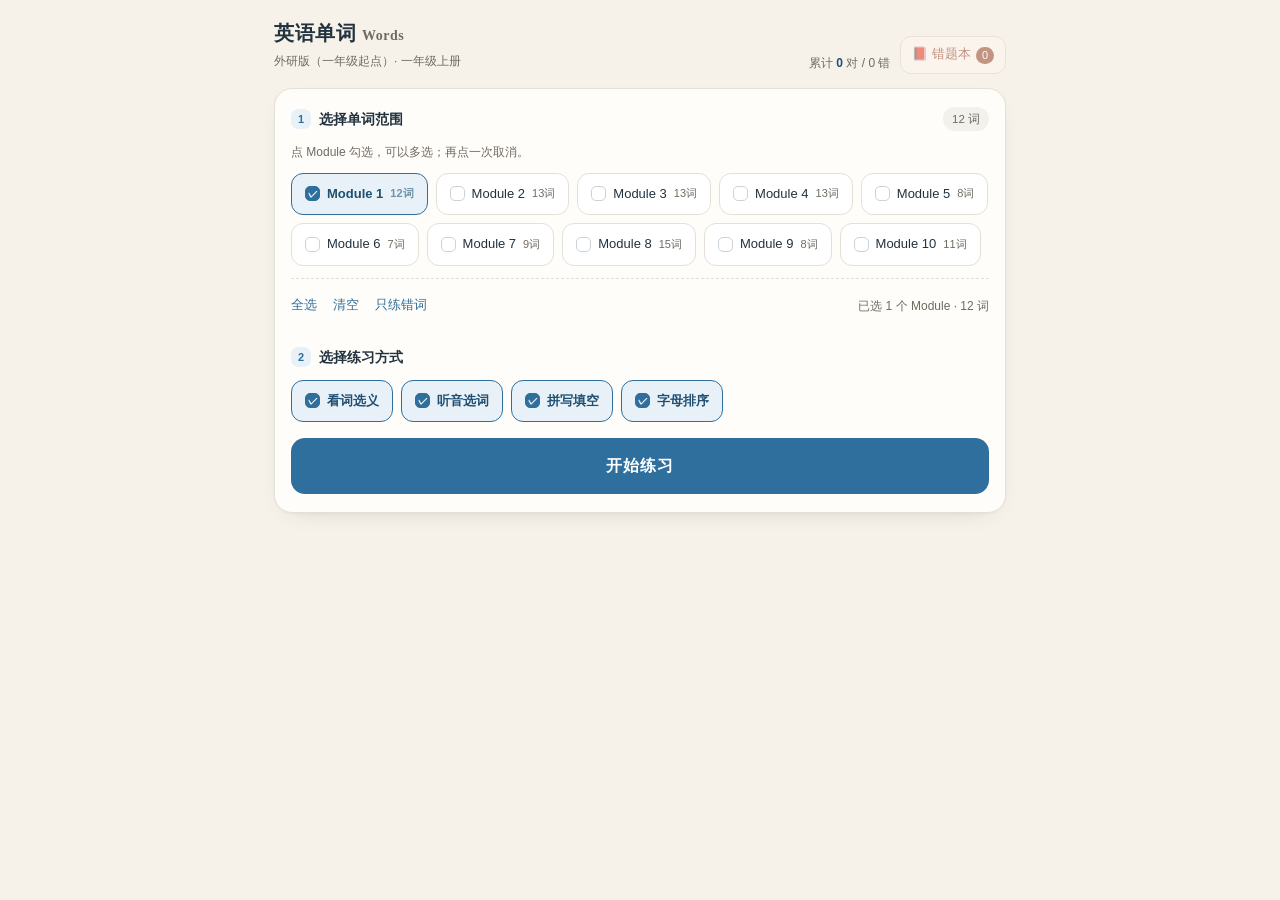
<file: static/apps/english/index.html>
<!DOCTYPE html>
<html lang="zh-CN">
<head>
<meta charset="UTF-8">
<meta name="viewport" content="width=device-width, initial-scale=1, maximum-scale=1, user-scalable=no">
<title>英语单词 · 外研版一年级上册</title>
<style>
  :root{
    --ink:#22323f;
    --ink-soft:#6f6a62;
    --line:#e3e0d8;
    --paper:#f6f2e9;
    --card:#fffdf9;
    --blue:#2f6f9e;
    --blue-soft:#e8f1f7;
    --blue-deep:#1f4f73;
    --amber:#d98a3f;
    --green:#3f8f6b;
    --green-soft:#e8f5ee;
    --red:#c9524a;
    --red-soft:#fbeceb;
  }
  *{box-sizing:border-box;-webkit-tap-highlight-color:transparent}
  html,body{margin:0;padding:0}
  body{
    background:var(--paper);
    color:var(--ink);
    font-family:-apple-system,BlinkMacSystemFont,"PingFang SC","Helvetica Neue",sans-serif;
    font-size:16px;line-height:1.75;
    padding:16px 14px 40px;
    max-width:760px;margin:0 auto;
    min-height:100vh;
  }
  .en{font-family:Georgia,"Times New Roman",serif}

  /* ---------- 顶部 ---------- */
  .top{display:flex;align-items:flex-end;gap:10px;flex-wrap:wrap;margin-bottom:14px}
  .top h1{font-size:20px;margin:0;letter-spacing:.5px}
  .top .sub{font-size:12px;color:var(--ink-soft);margin-bottom:2px}
  .top .stat{margin-left:auto;font-size:12px;color:var(--ink-soft);font-variant-numeric:tabular-nums}
  .top .stat b{color:var(--blue-deep)}
  .topbtn{
    border:1.5px solid #e5d7cd;background:#fdf6f1;color:#a2563f;border-radius:11px;
    font:inherit;font-size:12.5px;padding:7px 11px;cursor:pointer;min-height:36px;
    display:inline-flex;align-items:center;gap:5px;
  }
  .topbtn.empty{opacity:.6}
  .topbtn span{
    background:#a2563f;color:#fff;border-radius:99px;font-size:11px;
    padding:0 6px;min-width:18px;text-align:center;line-height:17px;
  }
  .topbtn:active{transform:translateY(1px)}

  /* 错题本 */
  .wbrow{display:flex;align-items:center;gap:10px;padding:11px 2px;border-bottom:1px solid #f0ede6}
  .wbrow:last-of-type{border-bottom:0}
  .wbrow .w{font-family:Georgia,serif;font-size:18px;color:var(--blue-deep);min-width:104px}
  .wbrow .z{font-size:12.5px;color:var(--ink-soft);flex:1}
  .wbrow .s{font-size:11.5px;color:var(--red);white-space:nowrap}
  .wbrow .ok{
    border:1.5px solid var(--line);background:#fff;color:var(--ink-soft);
    border-radius:9px;font:inherit;font-size:11.5px;padding:5px 9px;cursor:pointer;white-space:nowrap;
  }
  .wbrow .ok:hover{border-color:var(--green);color:var(--green)}
  .wbempty{text-align:center;color:var(--ink-soft);font-size:13px;padding:24px 0}

  /* ---------- 卡片 ---------- */
  .card{
    background:var(--card);border:1px solid var(--line);border-radius:18px;
    padding:18px 16px;margin-bottom:14px;
    box-shadow:0 1px 2px rgba(40,50,60,.03),0 8px 24px -18px rgba(40,50,60,.35);
  }
  .card.hidden,.hidden{display:none!important}
  .card h2{font-size:14px;margin:0 0 10px;display:flex;align-items:center;gap:8px}
  .card h2 .step{
    width:20px;height:20px;border-radius:7px;background:var(--blue-soft);color:var(--blue);
    display:grid;place-items:center;font-size:11px;font-weight:700;flex:none;
  }
  .card h2 .badge{
    margin-left:auto;font-size:11.5px;font-weight:400;color:var(--ink-soft);
    background:#f3f1eb;border-radius:999px;padding:2px 9px;
  }
  .hint{font-size:12px;color:var(--ink-soft);margin:0 0 10px}

  /* ---------- 选择片 ---------- */
  .chips{display:flex;flex-wrap:wrap;gap:8px}
  .chip{
    display:inline-flex;align-items:center;gap:7px;padding:9px 13px;
    border:1.5px solid var(--line);border-radius:12px;background:#fff;
    font:inherit;font-size:13px;color:var(--ink);cursor:pointer;transition:.15s;
    min-height:42px;
  }
  .chip:hover{border-color:#cfd8de}
  .chip .tick{
    width:15px;height:15px;flex:none;border-radius:5px;border:1.5px solid #ccd3d8;
    display:grid;place-items:center;font-size:10px;color:#fff;transition:.15s;line-height:1;
  }
  .chip em{font-style:normal;font-size:11px;color:var(--ink-soft)}
  .chip.on{border-color:var(--blue);background:var(--blue-soft);color:var(--blue-deep);font-weight:600}
  .chip.on .tick{background:var(--blue);border-color:var(--blue)}
  .chip.on .tick::after{content:"✓"}
  .chip.on em{color:#6d93ad}

  .rowlinks{display:flex;gap:16px;align-items:center;margin-top:12px;
    padding-top:10px;border-top:1px dashed var(--line)}
  .link{background:none;border:0;font:inherit;font-size:12.5px;color:var(--blue);
    cursor:pointer;padding:6px 0;min-height:34px}
  .link:hover{text-decoration:underline}
  .rowlinks .cnt{margin-left:auto;font-size:12px;color:var(--ink-soft);font-variant-numeric:tabular-nums}

  .btn{
    display:block;width:100%;margin-top:16px;padding:14px;border:0;border-radius:14px;
    background:var(--blue);color:#fff;font:inherit;font-size:16px;font-weight:600;
    cursor:pointer;transition:.15s;letter-spacing:1px;
  }
  .btn:active{transform:translateY(1px)}
  .btn:disabled{background:#c3ccd3;cursor:not-allowed}
  .btn.ghost{background:#fff;border:1.5px solid var(--line);color:var(--ink-soft);font-weight:500}
  .btn.small{font-size:14px;padding:11px;margin-top:10px}

  /* ---------- 进度条 ---------- */
  .progress{height:6px;border-radius:99px;background:#eeeae2;overflow:hidden;margin-bottom:18px}
  .progress i{display:block;height:100%;width:0;background:linear-gradient(90deg,var(--blue),#5b9cc4);
    border-radius:99px;transition:width .3s ease}

  /* ---------- 题目 ---------- */
  .qmeta{display:flex;align-items:center;gap:8px;font-size:11.5px;color:var(--ink-soft);margin-bottom:6px}
  .qmeta .tag{background:#f0eee8;border-radius:6px;padding:2px 7px}
  .qbody{text-align:center;padding:10px 0 18px}
  .qword{font-size:44px;line-height:1.2;letter-spacing:.5px;color:var(--blue-deep);word-break:break-word}
  .qzh{font-size:30px;line-height:1.3;color:var(--ink);letter-spacing:2px}
  .qphon{font-size:13px;color:var(--ink-soft);margin-top:6px;font-family:Georgia,serif}
  .speak{
    display:inline-flex;align-items:center;gap:6px;margin-top:10px;padding:8px 16px;
    border-radius:99px;border:1.5px solid var(--blue);background:var(--blue-soft);
    color:var(--blue-deep);font:inherit;font-size:13px;cursor:pointer;min-height:40px;
  }
  .speak:active{transform:scale(.97)}

  .options{display:grid;grid-template-columns:1fr 1fr;gap:10px}
  .opt{
    padding:16px 10px;border:1.5px solid var(--line);border-radius:14px;background:#fff;
    font:inherit;font-size:17px;color:var(--ink);cursor:pointer;transition:.15s;
    min-height:60px;display:flex;align-items:center;justify-content:center;text-align:center;
    word-break:break-word;
  }
  .opt:hover{border-color:#c9d6de;background:#fcfdff}
  .opt.ok{border-color:var(--green);background:var(--green-soft);color:#276a4c;font-weight:600}
  .opt.no{border-color:var(--red);background:var(--red-soft);color:var(--red)}
  .opt:disabled{cursor:default}
  .opt.en{font-size:20px}

  /* 拼写 */
  .spellwrap{text-align:center}
  .mask{font-family:Georgia,serif;font-size:26px;letter-spacing:6px;color:var(--ink-soft);margin:8px 0 16px}
  .spell{width:100%;max-width:360px;margin:0 auto;padding:13px 14px;border:1.5px solid var(--line);
    border-radius:12px;font:inherit;font-size:20px;text-align:center;font-family:Georgia,serif;
    background:#fff;outline:none;transition:.15s;letter-spacing:2px}
  .spell:focus{border-color:var(--blue);box-shadow:0 0 0 3px rgba(47,111,158,.1)}
  .spell.ok{border-color:var(--green);background:var(--green-soft)}
  .spell.no{border-color:var(--red);background:var(--red-soft)}

  /* 字母排序 */
  .build{display:flex;flex-wrap:wrap;gap:8px;justify-content:center;min-height:56px;
    padding:10px;border:1.5px dashed var(--line);border-radius:14px;margin-bottom:14px;background:#fcfbf7}
  .build.filled{border-style:solid;border-color:#cddbe4;background:#fff}
  .tiles{display:flex;flex-wrap:wrap;gap:8px;justify-content:center}
  .tile{
    width:46px;height:52px;border-radius:10px;border:1.5px solid var(--line);background:#fff;
    font-family:Georgia,serif;font-size:22px;color:var(--ink);cursor:pointer;transition:.15s;
    display:grid;place-items:center;min-width:46px;
  }
  .tile:hover{border-color:#c9d6de}
  .tile.used{opacity:.25;pointer-events:none}
  .tile.inbuild{background:var(--blue-soft);border-color:var(--blue);color:var(--blue-deep)}

  /* 反馈 */
  .feedback{margin-top:14px;padding:12px 14px;border-radius:12px;font-size:13.5px;text-align:center;
    animation:pop .2s ease}
  .feedback.ok{background:var(--green-soft);color:#276a4c}
  .feedback.no{background:var(--red-soft);color:var(--red)}
  .feedback b{font-family:Georgia,serif;font-size:16px}
  @keyframes pop{from{opacity:0;transform:translateY(4px)}to{opacity:1;transform:none}}

  /* 结果 */
  .score{text-align:center;padding:6px 0 14px}
  .score .num{font-size:52px;font-family:Georgia,serif;color:var(--blue-deep);line-height:1}
  .score .lbl{font-size:12.5px;color:var(--ink-soft);margin-top:6px}
  .wronglist{margin:6px 0 0;padding:0;list-style:none}
  .wronglist li{display:flex;align-items:baseline;gap:10px;padding:9px 4px;border-bottom:1px solid #f0ede6}
  .wronglist li:last-child{border-bottom:0}
  .wronglist .w{font-family:Georgia,serif;font-size:17px;color:var(--blue-deep);min-width:110px}
  .wronglist .z{font-size:13px;color:var(--ink-soft)}
  .wronglist .s{margin-left:auto;font-size:11.5px;color:var(--red)}

  .toast{
    position:fixed;left:50%;top:18px;transform:translateX(-50%);
    background:rgba(34,50,63,.92);color:#fff;font-size:13px;padding:9px 16px;border-radius:10px;
    opacity:0;pointer-events:none;transition:.25s;z-index:99;max-width:86vw;text-align:center;
  }
  .toast.show{opacity:1}
</style>
</head>
<body>

<div class="top">
  <div>
    <h1>英语单词 <span class="en" style="font-size:14px;color:var(--ink-soft)">Words</span></h1>
    <div class="sub">外研版（一年级起点）· 一年级上册</div>
  </div>
  <div class="stat" id="topStat"></div>
  <button class="topbtn empty" id="wrongBtn" type="button">📕 错题本 <span id="wrongCount">0</span></button>
</div>

<!-- 错题本 -->
<section class="card hidden" id="wrongCard"></section>

<!-- ① 选择范围 -->
<section class="card" id="setupCard">
  <h2><span class="step">1</span>选择单词范围<span class="badge" id="poolBadge">—</span></h2>
  <p class="hint">点 Module 勾选，可以多选；再点一次取消。</p>
  <div class="chips" id="moduleChips"></div>
  <div class="rowlinks">
    <button class="link" id="allModules" type="button">全选</button>
    <button class="link" id="clearModules" type="button">清空</button>
    <button class="link" id="onlyWrong" type="button">只练错词</button>
    <span class="cnt" id="poolCnt"></span>
  </div>

  <h2 style="margin-top:22px"><span class="step">2</span>选择练习方式</h2>
  <div class="chips" id="modeChips"></div>

  <button class="btn" id="startBtn" type="button">开始练习</button>
</section>

<!-- ② 答题 -->
<section class="card hidden" id="quizCard">
  <div class="progress"><i id="bar"></i></div>
  <div class="qmeta">
    <span class="tag" id="qType">看词选义</span>
    <span id="qCount">1 / 20</span>
    <span style="margin-left:auto" id="qStreak"></span>
  </div>
  <div class="qbody" id="qBody"></div>
  <div id="answerArea"></div>
  <div class="feedback hidden" id="feedback"></div>
  <button class="btn hidden" id="nextBtn" type="button">下一题</button>
</section>

<!-- ③ 结果 -->
<section class="card hidden" id="resultCard"></section>

<div class="toast" id="toast"></div>

<script>
(function(){
  'use strict';

  var DB_KEY = 'englishDB.v1';
  var DATA_URL = '/static/apps/english/data/fltrp_1a.json';

  var MODES = [
    { id:'zh',    name:'看词选义' },
    { id:'listen',name:'听音选词' },
    { id:'spell', name:'拼写填空' },
    { id:'order', name:'字母排序' }
  ];

  var DATA = null;
  var DB = { settings:{ modules:[], modes:['zh','listen','spell','order'] }, words:{} };
  var round = null;     // {qs, idx, right, wrong, streak, wrongWords}
  var cur = null;       // 当前题

  function $(s){ return document.querySelector(s); }
  function toast(msg){
    var t = $('#toast');
    t.textContent = msg; t.classList.add('show');
    clearTimeout(t._timer);
    t._timer = setTimeout(function(){ t.classList.remove('show'); }, 2000);
  }

  /* ---------------- 存储 ---------------- */
  function loadDB(){
    try{
      var raw = localStorage.getItem(DB_KEY);
      if(raw){
        var o = JSON.parse(raw);
        if(o && typeof o === 'object'){
          if(o.settings){
            if(Array.isArray(o.settings.modules)) DB.settings.modules = o.settings.modules;
            if(Array.isArray(o.settings.modes) && o.settings.modes.length) DB.settings.modes = o.settings.modes;
          }
          if(o.words && typeof o.words === 'object') DB.words = o.words;
        }
      }
    }catch(e){}
  }
  function saveDB(){
    try{ localStorage.setItem(DB_KEY, JSON.stringify(DB)); }catch(e){}
  }
  function statOf(w){
    if(!DB.words[w]) DB.words[w] = { r:0, w:0, ts:0 };
    return DB.words[w];
  }

  /* ---------------- 发音（浏览器 TTS，优先走顶层 topSpeak 绕过 Chrome 手势栈限制） ---------------- */
  // Chrome 不承认 iframe 内调用 window.top.speechSynthesis 仍属于用户手势栈，
  // 必须把 speak 调用本身放到顶层 window 执行才能触发。
  var _topSpeak = (function(){
    try {
      if (window.parent && window.parent !== window && typeof window.parent.topSpeak === 'function') return window.parent.topSpeak;
    } catch(e){}
    return null;
  })();
  var ttsOk = _topSpeak || ('speechSynthesis' in window);
  function speak(text){
    if(!ttsOk){ toast('当前浏览器不支持朗读'); return; }
    if(_topSpeak){ _topSpeak(text, 'en-GB'); return; }
    try{
      // 降级：独立打开 HTML 时用 iframe 自己的 speechSynthesis
      window.speechSynthesis.cancel();
      var u = new SpeechSynthesisUtterance(text);
      u.lang = 'en-GB';
      u.rate = 0.82;
      u.pitch = 1;
      var vs = window.speechSynthesis.getVoices() || [];
      var pick = vs.filter(function(v){ return /^en/i.test(v.lang); });
      var gb = pick.filter(function(v){ return /GB/i.test(v.lang); })[0];
      if(gb) u.voice = gb; else if(pick.length) u.voice = pick[0];
      window.speechSynthesis.speak(u);
    }catch(e){}
  }
  if(!_topSpeak && ttsOk){
    window.speechSynthesis.getVoices();
    if(window.speechSynthesis.onvoiceschanged !== undefined){
      window.speechSynthesis.onvoiceschanged = function(){ window.speechSynthesis.getVoices(); };
    }
  }

  /* ---------------- 数据整理 ---------------- */
  function allWords(){
    if(!DATA) return [];
    var out = [];
    DATA.modules.forEach(function(m){
      m.units.forEach(function(u){
        u.words.forEach(function(w){
          out.push({ w:w.w, z:w.z, p:w.p, m:m.m, u:u.u, mt:u.title });
        });
      });
    });
    return out;
  }
  function pool(){
    var mods = DB.settings.modules;
    if(!mods.length) return [];
    return allWords().filter(function(x){ return mods.indexOf(x.m) >= 0; });
  }
  function wrongWords(){
    return allWords().filter(function(x){
      var s = DB.words[x.w];
      return s && s.w > 0;
    });
  }

  /* ---------------- 渲染选择区 ---------------- */
  function renderSetup(){
    var box = $('#moduleChips');
    box.innerHTML = '';
    DATA.modules.forEach(function(m){
      var n = 0;
      m.units.forEach(function(u){ n += u.words.length; });
      var b = document.createElement('button');
      b.type = 'button';
      b.className = 'chip' + (DB.settings.modules.indexOf(m.m) >= 0 ? ' on' : '');
      b.innerHTML = '<span class="tick"></span><span>Module ' + m.m + '</span><em>' + n + '词</em>';
      b.addEventListener('click', function(){
        var arr = DB.settings.modules, i = arr.indexOf(m.m);
        if(i >= 0) arr.splice(i, 1); else arr.push(m.m);
        arr.sort(function(a,b){ return a - b; });
        saveDB(); renderSetup();
      });
      box.appendChild(b);
    });

    var mbox = $('#modeChips');
    mbox.innerHTML = '';
    MODES.forEach(function(md){
      var b = document.createElement('button');
      b.type = 'button';
      b.className = 'chip' + (DB.settings.modes.indexOf(md.id) >= 0 ? ' on' : '');
      b.innerHTML = '<span class="tick"></span><span>' + md.name + '</span>';
      b.addEventListener('click', function(){
        var arr = DB.settings.modes, i = arr.indexOf(md.id);
        if(i >= 0){ if(arr.length === 1){ toast('至少保留一种练习方式'); return; } arr.splice(i, 1); }
        else arr.push(md.id);
        saveDB(); renderSetup();
      });
      mbox.appendChild(b);
    });

    var n = pool().length;
    $('#poolBadge').textContent = n ? n + ' 词' : '未选择';
    $('#poolCnt').textContent = DB.settings.modules.length
      ? '已选 ' + DB.settings.modules.length + ' 个 Module · ' + n + ' 词'
      : '还没有选择范围';
    $('#startBtn').disabled = n === 0;
    renderTopStat();
  }

  function renderTopStat(){
    var right = 0, wrong = 0;
    Object.keys(DB.words).forEach(function(k){
      right += DB.words[k].r || 0;
      wrong += DB.words[k].w || 0;
    });
    $('#topStat').innerHTML = '累计 <b>' + right + '</b> 对 / ' + wrong + ' 错';
    var n = wrongList().length;
    $('#wrongCount').textContent = n;
    $('#wrongBtn').classList.remove('hidden');
    $('#wrongBtn').classList.toggle('empty', n === 0);
  }

  /* 错题本：所有错过且未标记掌握的单词，按错次、最近错误时间排序 */
  function wrongList(){
    var arr = [];
    allWords().forEach(function(x){
      var s = DB.words[x.w];
      if(s && s.w > 0) arr.push({ item:x, s:s });
    });
    arr.sort(function(a, b){
      return (b.s.w - a.s.w) || ((b.s.ts || 0) - (a.s.ts || 0));
    });
    return arr;
  }

  function renderWrongBook(){
    var list = wrongList();
    var rc = $('#wrongCard');
    rc.classList.remove('hidden');
    $('#setupCard').classList.add('hidden');
    $('#quizCard').classList.add('hidden');
    $('#resultCard').classList.add('hidden');

    var html = '<h2><span class="step">!</span>错题本<span class="badge">'
      + list.length + ' 个单词</span></h2>';

    if(!list.length){
      html += '<div class="wbempty">还没有错题，继续保持 🎉</div>';
    }else{
      html += '<p class="hint">答错的单词会自动收进来。练熟了就点「已掌握」移出。</p>';
      html += '<div id="wbList">';
      list.forEach(function(o){
        html += '<div class="wbrow" data-w="' + escAttr(o.item.w) + '">'
          + '<span class="w">' + esc(o.item.w) + '</span>'
          + '<span class="z">' + esc(o.item.z) + '</span>'
          + '<span class="s">错 ' + o.s.w + ' · 对 ' + (o.s.r || 0) + '</span>'
          + '<button class="ok" type="button" data-master="' + escAttr(o.item.w) + '">已掌握</button>'
          + '</div>';
      });
      html += '</div>';
      html += '<button class="btn" id="wbPractice" type="button">练这 ' + list.length + ' 个错词</button>';
      html += '<button class="btn ghost" id="wbClear" type="button">清空错题本</button>';
    }
    html += '<button class="btn ghost" id="wbBack" type="button">返回</button>';
    rc.innerHTML = html;

    Array.prototype.forEach.call(rc.querySelectorAll('[data-master]'), function(b){
      b.addEventListener('click', function(){
        var w = b.dataset.master;
        if(DB.words[w]){ DB.words[w].w = 0; DB.words[w].masteredAt = Date.now(); }
        saveDB();
        toast('已移出错题本：' + w);
        renderWrongBook();
        renderTopStat();
      });
    });

    if($('#wbPractice')){
      $('#wbPractice').addEventListener('click', function(){
        var ws = wrongList().map(function(o){ return o.item; });
        if(!ws.length){ toast('错题本已清空'); return; }
        rc.classList.add('hidden');
        startRound(ws);
      });
    }
    if($('#wbClear')){
      var btn = $('#wbClear'), armed = 0, timer = null;
      btn.addEventListener('click', function(){
        armed++;
        clearTimeout(timer);
        if(armed >= 5){
          Object.keys(DB.words).forEach(function(k){ DB.words[k].w = 0; });
          saveDB(); toast('错题本已清空'); renderWrongBook(); renderTopStat();
          return;
        }
        btn.textContent = '再点 ' + (5 - armed) + ' 次确认清空';
        timer = setTimeout(function(){ armed = 0; btn.textContent = '清空错题本'; }, 3000);
      });
    }
    $('#wbBack').addEventListener('click', function(){
      rc.classList.add('hidden');
      $('#setupCard').classList.remove('hidden');
      renderSetup();
    });
    window.scrollTo({ top:0, behavior:'smooth' });
  }

  function escAttr(s){
    return String(s == null ? '' : s).replace(/["'&<>]/g, function(c){
      return { '"':'&quot;',"'":'&#39;','&':'&amp;','<':'&lt;','>':'&gt;' }[c];
    });
  }

  /* ---------------- 出题 ---------------- */
  function shuffle(a){
    for(var i = a.length - 1; i > 0; i--){
      var j = Math.floor(Math.random() * (i + 1));
      var t = a[i]; a[i] = a[j]; a[j] = t;
    }
    return a;
  }
  function norm(s){
    return String(s || '').toLowerCase().replace(/\s+/g, ' ').trim();
  }

  function buildRound(words){
    var stat = function(w){ return DB.words[w] || { r:0, w:0 }; };
    // 错词优先，其次是答得少的
    var sorted = words.slice().sort(function(a, b){
      var sa = stat(a.w), sb = stat(b.w);
      return (sb.w - sa.w) || (sa.r - sb.r);
    });
    var n = Math.min(20, sorted.length);
    var head = sorted.slice(0, Math.min(n, Math.ceil(n * 0.5)));
    var rest = shuffle(sorted.slice(head.length));
    var picked = shuffle(head.concat(rest.slice(0, n - head.length)));

    var qs = picked.map(function(item){
      var modes = DB.settings.modes.slice();
      // 字母排序只适用于单个英文单词
      if(/\s/.test(item.w)){
        modes = modes.filter(function(m){ return m !== 'order'; });
      }
      if(!modes.length) modes = ['zh'];
      var type = modes[Math.floor(Math.random() * modes.length)];
      return makeQuestion(item, type, words);
    });
    return { qs:qs, idx:0, right:0, wrong:0, streak:0, best:0, wrongWords:[] };
  }

  function makeQuestion(item, type, words){
    var q = { type:type, item:item };
    if(type === 'zh' || type === 'listen'){
      var others = shuffle(words.filter(function(x){ return x.w !== item.w && x.z !== item.z; }));
      var opts = others.slice(0, 3);
      if(opts.length < 3){
        // 范围太小时从全库补
        var more = shuffle(allWords().filter(function(x){
          return x.w !== item.w && x.z !== item.z && !opts.some(function(o){ return o.z === x.z; });
        }));
        opts = opts.concat(more.slice(0, 3 - opts.length));
      }
      var list = shuffle(opts.concat([item]));
      q.options = list;
      q.answer = item.w;
    }
    if(type === 'order'){
      var letters = item.w.split('');
      var sh = shuffle(letters.slice());
      if(sh.join('') === item.w && letters.length > 1) sh = shuffle(sh);
      q.letters = sh;
    }
    return q;
  }

  /* ---------------- 开始一轮 ---------------- */
  function startRound(words){
    if(!words.length){ toast('没有可练习的单词'); return; }
    round = buildRound(words);
    $('#setupCard').classList.add('hidden');
    $('#resultCard').classList.add('hidden');
    $('#quizCard').classList.remove('hidden');
    window.scrollTo({ top:0, behavior:'smooth' });
    nextQuestion();
  }

  function nextQuestion(){
    $('#feedback').classList.add('hidden');
    $('#feedback').className = 'feedback hidden';
    $('#nextBtn').classList.add('hidden');
    if(round.idx >= round.qs.length){ finishRound(); return; }
    cur = round.qs[round.idx];
    $('#qCount').textContent = (round.idx + 1) + ' / ' + round.qs.length;
    $('#bar').style.width = (round.idx / round.qs.length * 100) + '%';
    $('#qStreak').textContent = round.streak >= 2 ? ('🔥 连对 ' + round.streak) : '';
    var tname = MODES.filter(function(m){ return m.id === cur.type; })[0].name;
    $('#qType').textContent = tname;
    renderQuestion();
  }

  function renderQuestion(){
    var it = cur.item;
    var body = $('#qBody'), area = $('#answerArea');
    body.innerHTML = ''; area.innerHTML = '';

    if(cur.type === 'zh'){
      body.innerHTML = '<div class="qword en">' + esc(it.w) + '</div>'
        + '<div class="qphon">' + esc(it.p || '') + '</div>'
        + '<button class="speak" type="button" id="speakBtn">🔊 听发音</button>';
      $('#speakBtn').addEventListener('click', function(){ speak(it.w); });
      renderOptions(area, cur.options, function(o){
        return { text:o.z, cls:'' , ok:o.w === it.w };
      });
    }
    else if(cur.type === 'listen'){
      body.innerHTML = '<div class="qword" style="font-size:32px;color:var(--ink)">听一听，选出你听到的单词</div>'
        + '<button class="speak" type="button" id="speakBtn">🔊 再听一遍</button>';
      $('#speakBtn').addEventListener('click', function(){ speak(it.w); });
      setTimeout(function(){ speak(it.w); }, 250);
      renderOptions(area, cur.options, function(o){
        return { text:o.w, cls:'en', ok:o.w === it.w };
      });
    }
    else if(cur.type === 'spell'){
      var mask = it.w.split('').map(function(ch, i){
        if(ch === ' ') return '/';
        return i === 0 ? ch : '_';
      }).join(' ');
      body.innerHTML = '<div class="qzh">' + esc(it.z) + '</div>'
        + '<div class="mask">' + esc(mask) + '</div>'
        + '<button class="speak" type="button" id="speakBtn">🔊 听发音</button>';
      $('#speakBtn').addEventListener('click', function(){ speak(it.w); });
      var inp = document.createElement('input');
      inp.type = 'text'; inp.className = 'spell'; inp.id = 'spellInput';
      inp.autocomplete = 'off'; inp.autocapitalize = 'off'; inp.spellcheck = false;
      inp.setAttribute('placeholder', '在这里拼出单词');
      area.appendChild(inp);
      var okBtn = document.createElement('button');
      okBtn.className = 'btn small'; okBtn.type = 'button'; okBtn.textContent = '确认';
      okBtn.addEventListener('click', function(){ checkSpell(inp); });
      area.appendChild(okBtn);
      inp.addEventListener('keydown', function(e){ if(e.key === 'Enter') checkSpell(inp); });
      setTimeout(function(){ inp.focus(); }, 260);
    }
    else if(cur.type === 'order'){
      body.innerHTML = '<div class="qzh">' + esc(it.z) + '</div>'
        + '<div class="qphon" style="margin-top:8px">把字母按正确顺序点出来</div>'
        + '<button class="speak" type="button" id="speakBtn">🔊 听发音</button>';
      $('#speakBtn').addEventListener('click', function(){ speak(it.w); });
      renderOrder(area);
    }
  }

  function esc(s){
    return String(s == null ? '' : s).replace(/[&<>"]/g, function(c){
      return { '&':'&amp;','<':'&lt;','>':'&gt;','"':'&quot;' }[c];
    });
  }

  function renderOptions(area, options, fmt){
    var wrap = document.createElement('div');
    wrap.className = 'options';
    options.forEach(function(o){
      var info = fmt(o);
      var b = document.createElement('button');
      b.type = 'button';
      b.className = 'opt ' + (info.cls || '');
      b.textContent = info.text;
      b.dataset.ok = info.ok ? '1' : '0';
      b.addEventListener('click', function(){ answerOption(b); });
      wrap.appendChild(b);
    });
    area.appendChild(wrap);
  }

  /* ---------------- 判定 ---------------- */
  function answerOption(btn){
    var opts = document.querySelectorAll('#answerArea .opt');
    if(opts.length && opts[0].disabled) return;
    var correct = btn.dataset.ok === '1';
    Array.prototype.forEach.call(opts, function(b){
      b.disabled = true;
      if(b.dataset.ok === '1') b.classList.add('ok');
    });
    if(!correct) btn.classList.add('no');
    settle(correct);
  }

  function checkSpell(inp){
    if(inp.disabled) return;
    var correct = norm(inp.value) === norm(cur.item.w);
    inp.disabled = true;
    inp.classList.add(correct ? 'ok' : 'no');
    settle(correct, true);
  }

  function renderOrder(area){
    var build = document.createElement('div');
    build.className = 'build'; build.id = 'build';
    var tiles = document.createElement('div');
    tiles.className = 'tiles'; tiles.id = 'tiles';
    cur.letters.forEach(function(ch, i){
      var t = document.createElement('button');
      t.type = 'button'; t.className = 'tile'; t.textContent = ch; t.dataset.i = i;
      t.addEventListener('click', function(){
        if(t.classList.contains('used')) return;
        t.classList.add('used');
        var nt = document.createElement('button');
        nt.type = 'button'; nt.className = 'tile inbuild'; nt.textContent = ch;
        nt.dataset.src = i;
        nt.addEventListener('click', function(){
          nt.remove();
          t.classList.remove('used');
          build.classList.toggle('filled', build.children.length > 0);
        });
        build.appendChild(nt);
        build.classList.add('filled');
        if(build.children.length === cur.letters.length){
          var built = Array.prototype.map.call(build.children, function(c){ return c.textContent; }).join('');
          var correct = built === cur.item.w;
          Array.prototype.forEach.call(tiles.children, function(c){ c.classList.add('used'); });
          settle(correct, true);
        }
      });
      tiles.appendChild(t);
    });
    area.appendChild(build);
    area.appendChild(tiles);
    var undo = document.createElement('button');
    undo.className = 'btn ghost small'; undo.type = 'button'; undo.textContent = '↩ 全部重来';
    undo.addEventListener('click', function(){
      if($('#nextBtn') && !$('#nextBtn').classList.contains('hidden')) return;
      renderOrderReset();
    });
    area.appendChild(undo);
  }

  function renderOrderReset(){
    var area = $('#answerArea');
    area.innerHTML = '';
    renderOrder(area);
  }

  function settle(correct, typed){
    var it = cur.item;
    var s = statOf(it.w);
    if(correct){
      s.r += 1; round.right += 1; round.streak += 1;
      round.best = Math.max(round.best || 0, round.streak);
    }else{
      s.w += 1; round.wrong += 1; round.streak = 0;
      if(round.wrongWords.indexOf(it.w) < 0) round.wrongWords.push(it.w);
    }
    s.ts = Date.now();
    saveDB(); renderTopStat();

    var fb = $('#feedback');
    fb.className = 'feedback ' + (correct ? 'ok' : 'no');
    if(correct){
      fb.innerHTML = '✓ 答对了' + (round.streak >= 3 ? '，连对 ' + round.streak + ' 个！' : '');
    }else{
      fb.innerHTML = '再看一遍：<b class="en">' + esc(it.w) + '</b> · ' + esc(it.z);
      speak(it.w);
    }
    $('#qStreak').textContent = round.streak >= 2 ? ('🔥 连对 ' + round.streak) : '';
    var next = $('#nextBtn');
    next.classList.remove('hidden');
    next.textContent = (round.idx + 1 >= round.qs.length) ? '看结果' : '下一题';
  }

  /* ---------------- 结束 ---------------- */
  function finishRound(){
    $('#bar').style.width = '100%';
    $('#quizCard').classList.add('hidden');
    var total = round.qs.length;
    var acc = total ? Math.round(round.right / total * 100) : 0;
    var rc = $('#resultCard');
    rc.classList.remove('hidden');

    var html = '<div class="score">'
      + '<div class="num">' + acc + '%</div>'
      + '<div class="lbl">' + total + ' 题 · 答对 ' + round.right + ' · 答错 ' + round.wrong
      + (round.best >= 3 ? ' · 最高连对 ' + round.best : '') + '</div></div>';

    if(round.wrongWords.length){
      html += '<h2><span class="step">!</span>这一轮错的单词<span class="badge">' + round.wrongWords.length + ' 个</span></h2>';
      html += '<ul class="wronglist">';
      round.wrongWords.forEach(function(w){
        var it = allWords().filter(function(x){ return x.w === w; })[0];
        if(!it) return;
        html += '<li><span class="w en">' + esc(it.w) + '</span><span class="z">' + esc(it.z) + '</span>'
          + '<span class="s">错 ' + (DB.words[w] ? DB.words[w].w : 1) + ' 次</span></li>';
      });
      html += '</ul>';
    }else{
      html += '<p class="hint" style="text-align:center;margin-top:8px">全部答对，太厉害了 🎉</p>';
    }

    html += '<button class="btn" id="againBtn" type="button">再来一轮</button>';
    if(round.wrongWords.length){
      html += '<button class="btn ghost" id="retryWrongBtn" type="button">只练这 ' + round.wrongWords.length + ' 个错词</button>';
    }
    html += '<button class="btn ghost" id="backBtn" type="button">重新选择范围</button>';
    rc.innerHTML = html;

    $('#againBtn').addEventListener('click', function(){ startRound(pool()); });
    if($('#retryWrongBtn')){
      $('#retryWrongBtn').addEventListener('click', function(){
        var ws = allWords().filter(function(x){ return round.wrongWords.indexOf(x.w) >= 0; });
        startRound(ws);
      });
    }
    $('#backBtn').addEventListener('click', function(){
      $('#resultCard').classList.add('hidden');
      $('#setupCard').classList.remove('hidden');
      renderSetup();
      window.scrollTo({ top:0, behavior:'smooth' });
    });
  }

  /* ---------------- 事件 ---------------- */
  $('#allModules').addEventListener('click', function(){
    DB.settings.modules = DATA.modules.map(function(m){ return m.m; });
    saveDB(); renderSetup();
  });
  $('#clearModules').addEventListener('click', function(){
    DB.settings.modules = [];
    saveDB(); renderSetup();
  });
  $('#onlyWrong').addEventListener('click', function(){
    var ws = wrongWords();
    if(!ws.length){ toast('还没有错词，先练一轮吧'); return; }
    var mods = {};
    ws.forEach(function(w){ mods[w.m] = 1; });
    DB.settings.modules = Object.keys(mods).map(Number).sort(function(a,b){ return a - b; });
    saveDB(); renderSetup();
    startRound(ws);
  });
  $('#startBtn').addEventListener('click', function(){ startRound(pool()); });
  $('#wrongBtn').addEventListener('click', renderWrongBook);
  $('#nextBtn').addEventListener('click', function(){
    round.idx += 1;
    nextQuestion();
  });

  /* ---------------- 启动 ---------------- */
  // 在外壳 iframe 里，外壳要等本页 onload 之后才劫持 localStorage（写入孩子命名空间）。
  // 所以这里等劫持生效后再读数据，避免读到空白的原生 localStorage。
  function waitForPatch(cb){
    if(window.top === window.self){ cb(); return; }   // 独立打开，没有外壳
    var n = 0;
    (function tick(){
      var patched = String(localStorage.getItem).indexOf('native code') < 0;
      if(patched || n++ > 40){ cb(); return; }
      setTimeout(tick, 50);
    })();
  }

  function boot(){
    loadDB();
    if(!DATA) return;
    if(!DB.settings.modules.length){
      DB.settings.modules = [1];   // 默认先练 Module 1
      saveDB();
    }
    renderSetup();
  }

  fetch(DATA_URL).then(function(r){
    if(!r.ok) throw new Error('教材数据未找到');
    return r.json();
  }).then(function(d){
    DATA = d;
    waitForPatch(boot);
  }).catch(function(e){
    $('#setupCard').innerHTML = '<p class="hint">教材词表加载失败：' + esc(e.message) + '</p>';
  });

  // 暴露给外壳，便于切换孩子后重新读取数据
  window.englishReinit = function(){ boot(); };
})();
</script>
</body>
</html>
</file>
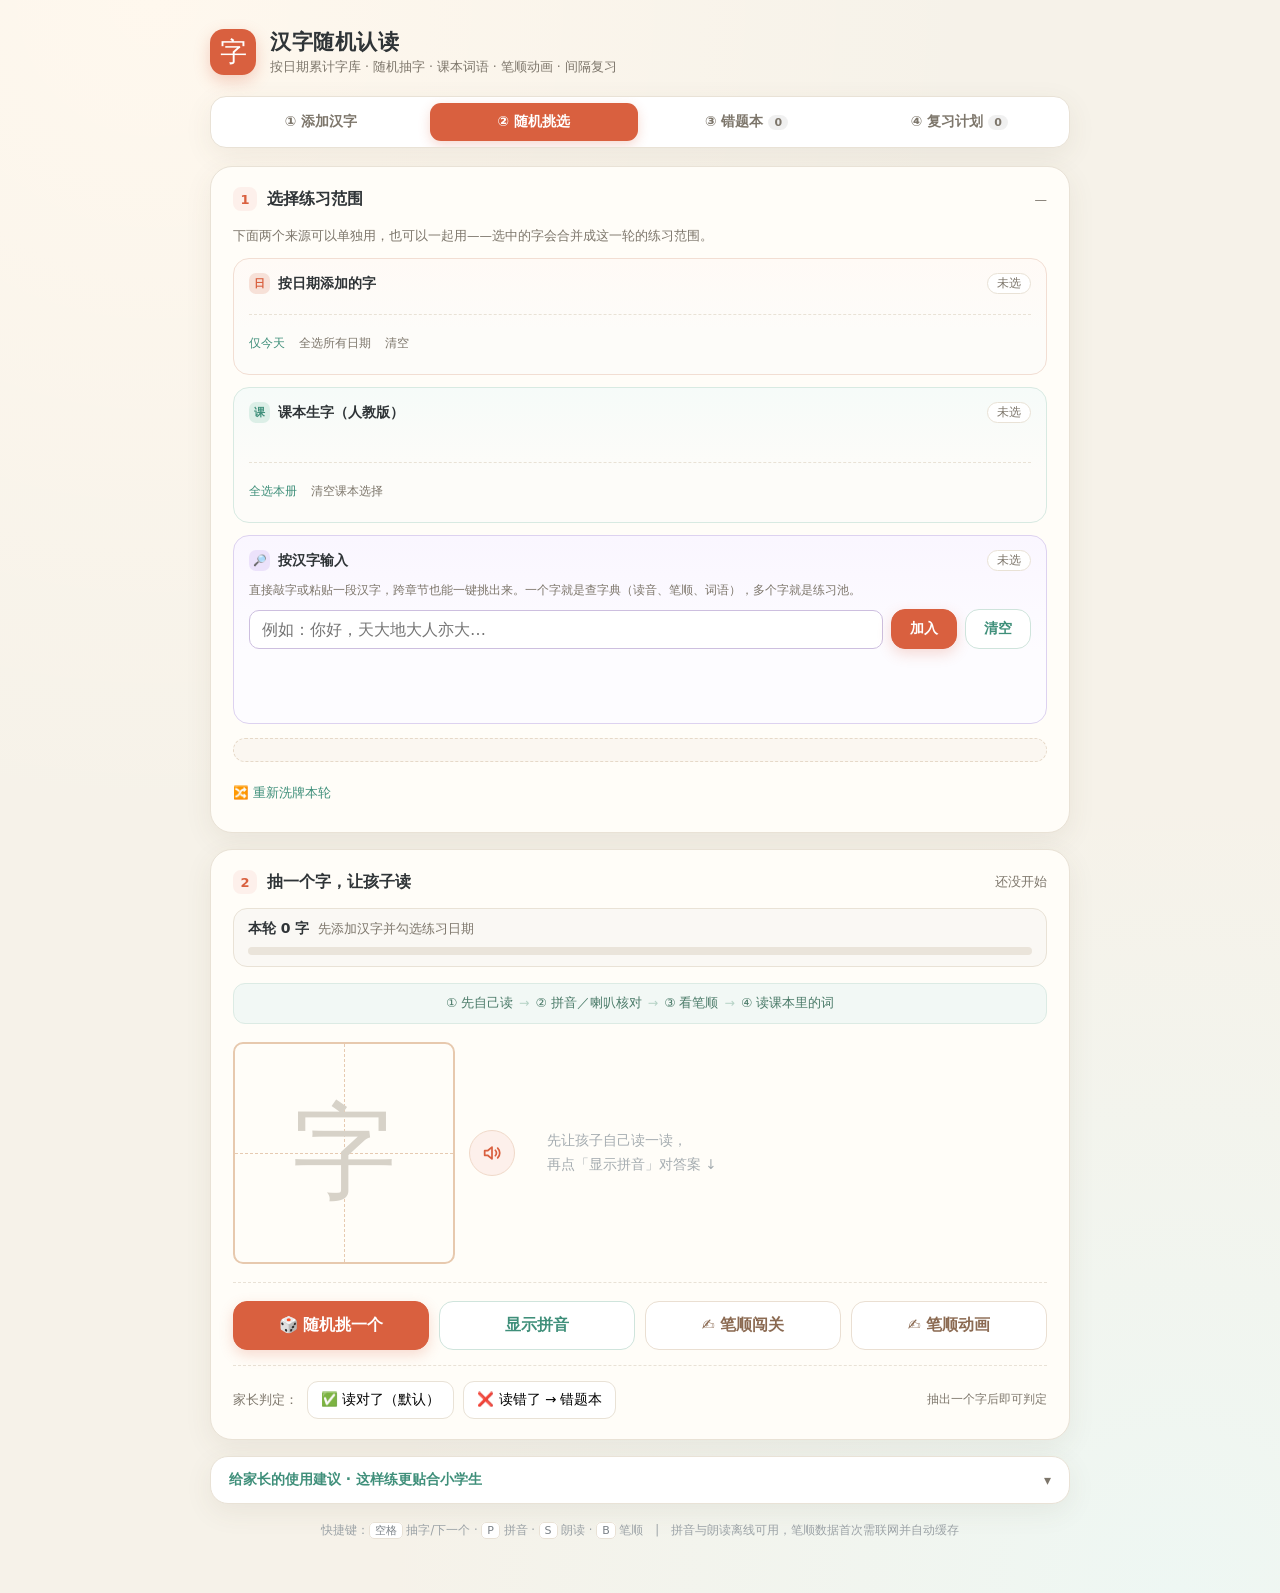
<file: static/apps/hanzi/index.html>
<!DOCTYPE html>
<html lang="zh-CN">
<head>
<meta charset="UTF-8">
<meta name="viewport" content="width=device-width, initial-scale=1">
<title>汉字随机认读 · 家长小助手</title>
<style>
  :root{
    --bg:#f6f2e9; --card:#fffdf8; --ink:#2f3437; --ink-soft:#7d766b; --line:#e9e2d6;
    --red:#d9603f; --red-soft:#fdf0eb; --green:#3f8f7a; --grid:#e7c9ae;
    --shadow:0 8px 28px rgba(90,74,56,.08);
  }
  *{box-sizing:border-box}
  html{-webkit-text-size-adjust:100%}
  html,body{margin:0;padding:0}
  button,label,textarea,input{-webkit-tap-highlight-color:transparent}
  body{
    min-height:100vh;
    background:radial-gradient(circle at 12% 0%,#fff8ee 0,transparent 42%),
               radial-gradient(circle at 92% 100%,#eef7f3 0,transparent 40%),var(--bg);
    color:var(--ink);
    font-family:"PingFang SC","Hiragino Sans GB","Microsoft YaHei",system-ui,-apple-system,sans-serif;
    -webkit-font-smoothing:antialiased;
  }
  .wrap{max-width:900px;margin:0 auto;padding:28px 20px 40px}
  header{display:flex;align-items:center;gap:14px;margin-bottom:20px}
  .logo{width:46px;height:46px;flex:none;border-radius:14px;background:var(--red);color:#fff;
    display:grid;place-items:center;font-family:"Kaiti SC","STKaiti","KaiTi",serif;font-size:27px;
    box-shadow:0 6px 16px rgba(217,96,63,.28)}
  h1{font-size:21px;margin:0 0 3px;letter-spacing:.5px}
  header p{margin:0;font-size:12.5px;color:var(--ink-soft)}

  .tabs{display:flex;gap:5px;background:#fff;border:1px solid var(--line);border-radius:16px;
    padding:6px;margin-bottom:18px;box-shadow:var(--shadow);overflow-x:auto}
  .tab{flex:1;min-width:118px;border:0;background:none;border-radius:11px;padding:10px 8px;
    font:inherit;font-size:14px;font-weight:600;color:var(--ink-soft);cursor:pointer;white-space:nowrap;transition:.18s}
  .tab:hover{background:#faf6f1;color:var(--ink)}
  .tab.active{background:var(--red);color:#fff;box-shadow:0 4px 12px rgba(217,96,63,.24)}
  .tab .num{display:inline-block;margin-left:5px;padding:1px 6px;border-radius:9px;
    background:rgba(0,0,0,.06);font-size:11px;font-weight:700}
  .tab.active .num{background:rgba(255,255,255,.25)}
  .lbl-short{display:none}

  .card{background:var(--card);border:1px solid var(--line);border-radius:22px;
    box-shadow:var(--shadow);padding:20px 22px;margin-bottom:16px}  .head{display:flex;align-items:center;gap:10px;margin-bottom:14px;flex-wrap:wrap}
  .step{width:24px;height:24px;flex:none;border-radius:8px;background:var(--red-soft);
    color:var(--red);font-size:13px;font-weight:700;display:grid;place-items:center}
  .head h2{font-size:16px;margin:0;font-weight:600}
  .count{margin-left:auto;font-size:12.5px;color:var(--ink-soft);font-variant-numeric:tabular-nums}
  .sub{font-size:12.5px;color:var(--ink-soft);line-height:1.7;margin:0 0 12px}
  .hidden{display:none!important}
  .empty{padding:20px 0;text-align:center;color:#a6adb1;font-size:13px;line-height:1.8}

  textarea{width:100%;min-height:74px;resize:vertical;padding:13px 15px;border:1.5px solid var(--line);
    border-radius:14px;background:#fdfcf9;font:inherit;font-size:17px;line-height:1.7;color:var(--ink);outline:none;
    transition:border-color .2s,box-shadow .2s}
  textarea::placeholder{color:#b6bcc0}
  textarea:focus{border-color:#e8a48c;box-shadow:0 0 0 4px rgba(217,96,63,.09)}
  .add-row{display:flex;gap:10px;align-items:center;flex-wrap:wrap;margin-top:12px}
  .date-input{padding:9px 11px;border:1.5px solid var(--line);border-radius:11px;background:#fdfcf9;
    font:inherit;font-size:14px;color:var(--ink);outline:none}
  .date-input:focus{border-color:#e8a48c}
  .btn{flex:1;min-width:130px;padding:13px 16px;border-radius:14px;font-size:15.5px;font-weight:600;
    font-family:inherit;cursor:pointer;transition:transform .16s,box-shadow .16s,background .16s}
  .btn:active{transform:scale(.98)}
  .btn.small{flex:none;min-width:0;padding:10px 18px;font-size:14px}
  .primary{background:var(--red);color:#fff;border:1.5px solid var(--red);box-shadow:0 5px 14px rgba(217,96,63,.22)}
  .primary:hover{background:#c85233}
  .secondary{background:#fff;color:var(--green);border:1.5px solid #cfe4dc}
  .secondary:hover{background:#f2faf6}
  .secondary.on{background:#eaf6f1;border-color:#b9dbce}
  .ghost{background:#fff;color:#8b6a52;border:1.5px solid #eadfd2}
  .ghost:hover{background:#fdf7f1}
  .link{margin-left:auto;flex:none;background:none;border:0;color:var(--red);font:inherit;font-size:13px;cursor:pointer;padding:8px 4px;min-height:38px}
  .link:hover{text-decoration:underline}
  .mini{font:inherit;font-size:12px;padding:8px 10px;min-height:38px;border:1px solid var(--line);border-radius:8px;
    background:#fff;cursor:pointer;color:var(--ink-soft)}
  .mini:hover{border-color:var(--red);color:var(--red)}
  .chips{display:flex;flex-wrap:wrap;gap:6px;margin-top:12px}
  .chips:empty{display:none}
  .chip{min-width:28px;height:28px;padding:0 5px;border-radius:8px;background:#f7f4ee;display:grid;
    place-items:center;font-size:15px;color:#5c6165;font-family:"Kaiti SC","STKaiti","KaiTi",serif}
  .chip.more{background:none;color:var(--ink-soft);font-size:12px;font-family:inherit}
  .btn.danger{background:#fff;color:#b8443a;border:1.5px solid #eec9c1}
  .btn.danger:hover{background:#fdf2ef}
  .btn.danger.armed{background:#b8443a;color:#fff;border-color:#b8443a}

  .filters{display:flex;flex-wrap:wrap;gap:8px}
  .quickbar{display:flex;gap:8px;margin-top:12px;align-items:center;flex-wrap:wrap}
  .quick{background:none;border:0;color:var(--green);font:inherit;font-size:12.5px;
    cursor:pointer;padding:8px 0;min-height:38px}
  .quick:hover{text-decoration:underline}
  .pool-info{margin-left:auto;font-size:12.5px;color:var(--ink-soft)}

  /* ---------- 练习范围：两个来源分区 ---------- */
  .src-block{border:1.5px solid var(--line);border-radius:16px;padding:14px 15px 12px;margin-top:12px}
  .src-block.tone-date{background:linear-gradient(180deg,#fffaf6,#fdfcf9 62%);border-color:#f2ded3}
  .src-block.tone-book{background:linear-gradient(180deg,#f6fbf9,#fdfcf9 62%);border-color:#d8eae2}
  .src-block.tone-char{background:linear-gradient(180deg,#faf6ff,#fdfcff 62%);border-color:#ddd2f0}
  .src-head{display:flex;align-items:center;gap:8px;flex-wrap:wrap;margin-bottom:10px}
  .src-tag{width:21px;height:21px;flex:none;border-radius:7px;display:grid;place-items:center;
    font-size:11px;font-weight:700;font-family:inherit}
  .tone-date .src-tag{background:#f7e1d8;color:var(--red)}
  .tone-book .src-tag{background:#dcefe7;color:var(--green)}
  .tone-char .src-tag{background:#ece2fb;color:#6a4a9d}
  .src-title{font-size:14px;font-weight:600;margin:0}
  .src-badge{margin-left:auto;font-size:11.5px;color:var(--ink-soft);background:#fff;border:1px solid var(--line);
    border-radius:999px;padding:2px 9px;font-variant-numeric:tabular-nums;white-space:nowrap}
  .src-badge.hot{color:#fff;background:var(--red);border-color:var(--red)}
  .tone-book .src-badge.hot{background:var(--green);border-color:var(--green)}
  .tone-char .src-badge.hot{background:#6a4a9d;border-color:#6a4a9d}
  .src-note{font-size:12px;color:var(--ink-soft);line-height:1.65;margin:0 0 8px}
  .src-actions{display:flex;gap:14px;align-items:center;flex-wrap:wrap;margin-top:10px;
    padding-top:9px;border-top:1px dashed var(--line)}
  .src-actions .quick{color:var(--ink-soft);font-size:12px}
  .src-actions .quick.strong{color:var(--green)}

  /* 来源三：按汉字输入 */
  .char-input-row{display:flex;gap:8px;align-items:center;margin-bottom:6px}
  .char-input-row input[type="text"]{flex:1;min-width:0;padding:9px 12px;border:1.5px solid #cdbfdf;border-radius:10px;
    font:inherit;background:#fff;color:var(--ink);outline:none;transition:border-color .15s}
  .char-input-row input[type="text"]:focus{border-color:#6a4a9d}
  .char-tips{min-height:16px;font-size:11.5px;color:var(--ink-soft);margin-bottom:6px}
  .char-tips.warn{color:#b06020}
  .char-chips{display:flex;flex-wrap:wrap;gap:6px;align-items:center;min-height:34px}
  .char-empty{font-size:12px;color:#b0a79c;padding:4px 2px}
  .char-chip{display:inline-flex;align-items:center;gap:2px;padding:4px 4px 4px 9px;
    border-radius:10px;background:#f5eefa;border:1px solid #e2d3f5;color:#4c3a72;
    font-size:14px;font-weight:500;line-height:1;white-space:nowrap;user-select:none}
  .char-chip.missing{background:#fbf0e4;border-color:#efd2b2;color:#a35800}
  .char-chip i{font-style:normal;font-size:10px;color:#a35800;margin-left:1px;cursor:pointer}
  .char-chip .chip-x{border:none;background:transparent;color:#8c76af;cursor:pointer;font-size:13px;
    padding:0 3px;line-height:1;border-radius:5px;margin-left:2px}
  .char-chip .chip-x:hover{background:#e9ddfa;color:#4c3a72}
  .char-chip.missing .chip-x{color:#a35800}
  .char-chip.missing .chip-x:hover{background:#f5d9b5}

  /* 按钮式选择片：不依赖隐藏 input，点击即有明确反馈 */
  .pick{display:inline-flex;align-items:center;gap:7px;padding:8px 11px;border:1.5px solid var(--line);
    border-radius:11px;font:inherit;font-size:13px;background:#fff;color:var(--ink);cursor:pointer;
    transition:.15s;text-align:left;line-height:1.35}
  .pick:hover{border-color:#ded3c6}
  .pick .tick{width:15px;height:15px;flex:none;border-radius:5px;border:1.5px solid #d2c8ba;
    display:grid;place-items:center;font-size:10px;line-height:1;color:#fff;transition:.15s}
  .pick em{font-style:normal;font-size:11px;color:var(--ink-soft);font-variant-numeric:tabular-nums}
  .pick.on{border-color:var(--red);background:var(--red-soft);color:var(--red);font-weight:600}
  .pick.on .tick{background:var(--red);border-color:var(--red)}
  .pick.on .tick::after{content:"✓"}
  .pick.on em{color:#c0705a}
  .tone-book .pick.on{border-color:var(--green);background:#eaf6f1;color:#2c6b58}
  .tone-book .pick.on .tick{background:var(--green);border-color:var(--green)}
  .tone-book .pick.on em{color:#4a8b78}

  .grade-tabs{display:flex;gap:6px;overflow-x:auto;padding:0 0 4px;margin-bottom:9px}
  .grade-tabs::-webkit-scrollbar{display:none}
  .grade-tab{flex:none;display:inline-flex;align-items:center;gap:5px;padding:7px 13px;border-radius:10px;
    border:1.5px solid var(--line);background:#fff;font:inherit;font-size:12.5px;font-weight:600;
    color:var(--ink-soft);cursor:pointer;transition:.15s}
  .grade-tab:hover{border-color:#cfe0d8;color:var(--green)}
  .grade-tab.active{background:var(--green);border-color:var(--green);color:#fff}
  .grade-tab .gdot{font-size:10px;padding:0 5px;border-radius:8px;background:rgba(0,0,0,.08)}
  .grade-tab.active .gdot{background:rgba(255,255,255,.28)}
  .lesson-grid{display:flex;flex-wrap:wrap;gap:6px;max-height:228px;overflow:auto;padding:2px 2px 4px}
  .lesson-grid .pick{font-size:12px;padding:6px 9px;border-radius:9px}
  .lesson-grid .pick .tick{width:13px;height:13px;border-radius:4px}

  .scope-summary{display:flex;align-items:center;gap:7px;flex-wrap:wrap;margin-top:14px;
    padding:11px 14px;border-radius:13px;background:#fbf7f1;border:1px dashed #e6d9c8;
    font-size:12.5px;color:var(--ink-soft);line-height:1.6}
  .scope-summary b{color:var(--red);font-size:16px;font-variant-numeric:tabular-nums}
  .scope-summary .sep{opacity:.45}

  /* ---------- 导入教材字库弹窗 ---------- */
  .imp-mask{position:fixed;inset:0;background:rgba(47,52,55,.42);z-index:9999;display:flex;
    align-items:center;justify-content:center;padding:18px;animation:impFade .16s ease}
  .imp-box{background:#fff;border-radius:20px;width:100%;max-width:420px;max-height:86vh;
    display:flex;flex-direction:column;box-shadow:0 24px 60px rgba(60,45,30,.26);
    animation:impPop .22s cubic-bezier(.2,.9,.3,1.1)}
  .imp-head{padding:20px 22px 0}
  .imp-head h3{margin:0 0 6px;font-size:17px}
  .imp-head p{margin:0;font-size:12.5px;color:var(--ink-soft);line-height:1.65}
  .imp-grid{display:grid;grid-template-columns:repeat(3,1fr);gap:8px;padding:16px 22px;overflow:auto}
  .imp-item{display:flex;flex-direction:column;align-items:center;gap:2px;padding:11px 6px;
    border-radius:12px;border:1.5px solid var(--line);background:#fdfcf9;font:inherit;
    cursor:pointer;transition:.15s;color:var(--ink)}
  .imp-item:hover{border-color:#dccfc0;background:#fff}
  .imp-item b{font-size:14.5px;font-weight:600}
  .imp-item span{font-size:11px;color:var(--ink-soft)}
  .imp-item.on{border-color:var(--red);background:var(--red-soft);color:var(--red)}
  .imp-item.on span{color:#c0705a}
  .imp-foot{display:flex;align-items:center;gap:12px;padding:0 22px 20px;flex-wrap:wrap}
  .imp-link{background:none;border:0;font:inherit;font-size:12.5px;color:var(--green);
    cursor:pointer;padding:6px 0;min-height:32px}
  .imp-link:hover{text-decoration:underline}
  .imp-count{margin-left:auto;font-size:12.5px;color:var(--ink-soft);font-variant-numeric:tabular-nums}
  .imp-btn{font:inherit;font-size:14px;font-weight:600;padding:10px 16px;border-radius:11px;
    cursor:pointer;border:1.5px solid transparent;transition:.15s}
  .imp-btn.primary{background:var(--red);color:#fff;box-shadow:0 5px 14px rgba(217,96,63,.22)}
  .imp-btn.primary:disabled{background:#e7cfc6;box-shadow:none;cursor:not-allowed}
  .imp-btn.ghost{background:#fff;border-color:var(--line);color:var(--ink-soft)}
  @keyframes impFade{from{opacity:0}to{opacity:1}}
  @keyframes impPop{from{opacity:0;transform:translateY(12px) scale(.97)}
    to{opacity:1;transform:none}}

  .date-list{margin-top:6px}
  .date-line{display:flex;gap:12px;padding:10px 0;border-bottom:1px dashed var(--line);align-items:flex-start}
  .date-line:last-child{border-bottom:0}
  .date-line .d{width:112px;flex:none;font-size:12.5px;color:var(--ink);line-height:1.7}
  .date-line .d span{color:var(--ink-soft)}
  .date-line .cs{flex:1;display:flex;flex-wrap:wrap;gap:5px}

  .stage-body{display:flex;align-items:center;gap:32px;padding:4px 0 18px}
  .grid-wrap{position:relative;flex:none;display:flex;align-items:center;gap:14px}
  .tianzige{position:relative;width:clamp(170px,28vw,222px);aspect-ratio:1;border:2px solid var(--grid);
    border-radius:10px;background:#fffdf8;display:grid;place-items:center;overflow:hidden}
  .tianzige::before,.tianzige::after{content:"";position:absolute}
  .tianzige::before{left:0;right:0;top:50%;border-top:1.5px dashed rgba(214,168,130,.6)}
  .tianzige::after{top:0;bottom:0;left:50%;border-left:1.5px dashed rgba(214,168,130,.6)}
  .char{position:relative;z-index:1;font-family:"Kaiti SC","STKaiti","KaiTi","Songti SC",serif;
    font-size:clamp(96px,16vw,142px);line-height:1;color:#33383b}
  .char.idle{color:#d7d2c8;font-size:clamp(70px,11vw,104px)}
  .char.pop{animation:pop .38s cubic-bezier(.2,1.4,.5,1)}
  @keyframes pop{0%{transform:scale(.55) rotate(-7deg);opacity:0}70%{transform:scale(1.08) rotate(2deg)}100%{transform:scale(1) rotate(0)}}
  .writer-box{position:absolute;inset:0;z-index:2;background:transparent;display:grid;place-items:center}
  .speaker{width:46px;height:46px;flex:none;border-radius:50%;border:1.5px solid #f0d9c9;
    background:var(--red-soft);color:var(--red);cursor:pointer;display:grid;place-items:center;
    transition:transform .18s,background .18s,box-shadow .18s}
  .speaker:hover{transform:scale(1.08);background:#fbe2d7}
  .speaker.speaking{box-shadow:0 0 0 6px rgba(217,96,63,.14)}
  .speaker svg{width:22px;height:22px;fill:none;stroke:currentColor;stroke-width:1.9;stroke-linecap:round;stroke-linejoin:round}
  .answer{flex:1;min-width:0;display:flex;flex-direction:column;justify-content:center;gap:8px}
  .placeholder{font-size:13.5px;color:#a6adb1;line-height:1.75}
  .pinyin-box{animation:fadeup .3s ease both}
  @keyframes fadeup{from{opacity:0;transform:translateY(8px)}to{opacity:1;transform:translateY(0)}}
  .main-pinyin{font-size:clamp(28px,4.6vw,42px);font-weight:600;color:var(--red);letter-spacing:1px;line-height:1.25}
  .other-pinyin{font-size:12.5px;color:var(--ink-soft);line-height:1.6}
  .other-pinyin:empty{display:none}
  .actions{display:flex;gap:10px;flex-wrap:wrap;border-top:1px dashed var(--line);padding-top:18px}
  .judge-bar{display:flex;align-items:center;gap:9px;flex-wrap:wrap;margin-top:15px;padding-top:15px;
    border-top:1px dashed var(--line);font-size:13px;color:var(--ink-soft)}
  .judge{padding:9px 13px;border-radius:11px;border:1.5px solid var(--line);background:#fff;
    font:inherit;font-size:13.5px;cursor:pointer;transition:.16s}
  .judge:hover{border-color:#d7c7b8}
  .judge.right.on{background:#eaf6f1;border-color:#b9dbce;color:var(--green);font-weight:600}
  .judge.wrong.on{background:var(--red-soft);border-color:#eab9a7;color:var(--red);font-weight:600}
  .judge-state{margin-left:auto;font-size:12px}
  .writer-tools{display:flex;align-items:center;gap:12px;margin-top:12px;font-size:12.5px;color:var(--ink-soft)}
  .writer-tools .link{margin-left:0}

  .round-bar{margin:0 0 16px;padding:11px 14px;border-radius:14px;background:#faf8f4;border:1px solid var(--line)}
  .round-top{display:flex;align-items:center;gap:8px;flex-wrap:wrap;font-size:12.5px;color:var(--ink-soft)}
  .round-top b{font-size:14px;color:var(--ink);font-weight:600;font-variant-numeric:tabular-nums}
  .round-track{height:8px;border-radius:99px;background:#eae4da;overflow:hidden;margin-top:9px}
  .round-fill{height:100%;width:0;border-radius:99px;
    background:linear-gradient(90deg,#e8a48c,var(--red));transition:width .38s ease}
  .round-dots{display:flex;flex-wrap:wrap;gap:5px;margin-top:9px}
  .round-dots:empty{display:none}
  .dot{width:25px;height:25px;border-radius:7px;display:grid;place-items:center;background:#fff;
    border:1px dashed #ddd5c9;color:#c6bfb3;font-family:"Kaiti SC","STKaiti","KaiTi",serif;font-size:14px}
  .dot.done{background:var(--red-soft);border:1px solid #f0d3c5;color:var(--red)}
  .dot.todo::after{content:"";width:5px;height:5px;border-radius:50%;background:#d8d1c5}
  .short-only{display:none}

  .stats{display:grid;grid-template-columns:repeat(4,1fr);gap:10px;margin-bottom:14px}
  .stat{background:#faf8f4;border-radius:14px;padding:13px 8px;text-align:center}
  .stat b{display:block;font-size:23px;color:var(--red);line-height:1.3}
  .stat span{font-size:11.5px;color:var(--ink-soft)}
  .wrong-row{display:flex;align-items:center;gap:12px;padding:10px 0;border-bottom:1px dashed var(--line);flex-wrap:wrap}
  .wrong-row:last-child{border-bottom:0}
  .wrong-row .big{width:46px;text-align:center;font-family:"Kaiti SC","STKaiti","KaiTi",serif;font-size:33px}
  .wrong-row .meta{flex:1;min-width:150px;font-size:12.5px;color:var(--ink-soft);line-height:1.65}
  .wrong-row .acts{display:flex;gap:6px;flex-wrap:wrap}
  .badge{font-size:11.5px;padding:3px 9px;border-radius:20px;background:#f2f0eb;color:var(--ink-soft);white-space:nowrap}
  .badge.overdue{background:#fdeae3;color:var(--red)}
  .badge.today{background:#fff2d9;color:#a97a18}
  .badge.mastered{background:#e8f5ef;color:var(--green)}
  .schedule{display:flex;gap:8px;flex-wrap:wrap}
  .day{background:#faf8f4;border-radius:12px;padding:10px 12px;min-width:96px;flex:1;
    font-size:11.5px;color:var(--ink-soft)}
  .day b{display:block;font-size:14px;color:var(--ink);margin-bottom:4px}
  .day .cs{font-family:"Kaiti SC","STKaiti","KaiTi",serif;font-size:15px;color:var(--ink);word-break:break-all;line-height:1.5}
  .data-tools{display:flex;gap:8px;flex-wrap:wrap}
  .storage-status{margin-top:11px;font-size:12px;color:var(--ink-soft);line-height:1.7}
  .file-banner{display:flex;align-items:center;gap:12px;flex-wrap:wrap;padding:12px 14px;
    border-radius:14px;background:#fff6ef;border:1px solid #f2d9c9;margin-bottom:12px;
    font-size:12.5px;color:#8a6b52;line-height:1.7}
  .file-banner.ok{background:#eef8f3;border-color:#cfe8dc;color:#3f7a67}
  .file-banner .fb-text{flex:1;min-width:190px}
  .file-banner b{color:var(--ink)}
  .file-banner .btn{flex:none;min-height:40px;font-size:13px;padding:9px 14px}
  .file-path{font-family:ui-monospace,Menlo,Consolas,monospace;font-size:11.5px;
    word-break:break-all;color:var(--green)}
  /* 三步练习支架 */
  .flow-tip{display:flex;gap:6px;flex-wrap:wrap;align-items:center;justify-content:center;margin:0 0 14px;
    padding:9px 12px;border-radius:12px;background:#f2f8f5;border:1px solid #dcebe4;
    color:#4a7a68;font-size:12.5px;line-height:1.65}
  .flow-tip i{font-style:normal;color:#b6d3c6}
  /* 课本词语（字不离词） */
  .word-box{margin-top:10px;padding-top:10px;border-top:1px dashed var(--line);width:100%}
  .word-label{font-size:12px;color:var(--ink-soft);margin-bottom:7px;line-height:1.6}
  .word-chips{display:flex;flex-wrap:wrap;gap:7px;justify-content:center}
  .word-chip{font-family:"Kaiti SC","STKaiti","KaiTi",serif;font-size:19px;color:#3f7a67;
    background:#f1f8f4;border:1px solid #d8eade;border-radius:10px;padding:6px 12px;line-height:1.35}
  .word-empty{font-size:12px;color:#a6adb1;line-height:1.6}
  details.word-edit{margin-top:14px;border-top:1px dashed var(--line);padding-top:12px}
  details.word-edit summary{cursor:pointer;font-size:13.5px;font-weight:600;color:var(--green);
    list-style:none;min-height:40px;display:flex;align-items:center;gap:6px}
  details.word-edit summary::-webkit-details-marker{display:none}
  details.word-edit summary::after{content:'▾';margin-left:auto;font-weight:400;color:var(--ink-soft)}
  details.word-edit[open] summary::after{transform:rotate(180deg)}
  .word-edit textarea{min-height:60px;font-size:15px}
  .word-manage{display:flex;flex-direction:column;gap:8px;margin-top:12px}
  .word-manage:empty{display:none}
  .wm-row{display:flex;align-items:flex-start;gap:9px;flex-wrap:wrap;padding:8px 0;border-bottom:1px dashed var(--line)}
  .wm-row:last-child{border-bottom:0}
  .wm-ch{width:34px;height:34px;flex:none;border-radius:9px;background:var(--red-soft);color:var(--red);
    display:grid;place-items:center;font-family:"Kaiti SC","STKaiti","KaiTi",serif;font-size:21px}
  .wm-items{display:flex;flex-wrap:wrap;gap:6px;flex:1}
  .wm-item{display:inline-flex;align-items:center;gap:5px;background:#f1f8f4;border:1px solid #d8eade;
    border-radius:9px;padding:5px 7px 5px 10px;font-family:"Kaiti SC","STKaiti","KaiTi",serif;
    font-size:16px;color:#3f7a67}
  .wm-item button{border:0;background:none;color:#9ab7ab;cursor:pointer;font-size:16px;
    line-height:1;min-width:38px;min-height:38px;padding:0}
  .wm-item button:hover{color:var(--red)}
  /* 成长型即时反馈 */
  .feedback{margin-top:12px;padding:11px 14px;border-radius:12px;font-size:13px;line-height:1.75;
    background:#f1f8f4;border:1px solid #d8eade;color:#3f7a67;animation:fadeup .3s ease both}
  .feedback.need{background:var(--red-soft);border-color:#f2d3c6;color:#a5533a}
  /* 记忆进度 */
  .mem-track{height:6px;border-radius:99px;background:#ece7de;overflow:hidden;margin-top:6px;max-width:160px}
  .mem-fill{height:100%;border-radius:99px;background:linear-gradient(90deg,#9ecfbd,var(--green))}
  .mem-label{font-size:11.5px;color:var(--green)}
  /* 家长使用建议 */
  details.guide{background:#fff;border:1px solid var(--line);border-radius:18px;
    box-shadow:var(--shadow);margin-bottom:16px;overflow:hidden}
  details.guide summary{cursor:pointer;padding:14px 18px;font-size:14px;font-weight:600;
    color:var(--green);list-style:none;min-height:46px;display:flex;align-items:center;gap:8px}
  details.guide summary::-webkit-details-marker{display:none}
  details.guide summary::after{content:'▾';margin-left:auto;font-weight:400;color:var(--ink-soft);transition:.2s}
  details.guide[open] summary::after{transform:rotate(180deg)}
  .guide-body{padding:0 18px 16px;font-size:13px;color:#5b6266;line-height:1.85}
  .guide-body h3{font-size:13.5px;color:var(--ink);margin:14px 0 5px}
  .guide-body ol,.guide-body ul{margin:5px 0;padding-left:20px}
  .guide-body li{margin:3px 0}
  .guide-body .note{margin-top:12px;padding:10px 12px;border-radius:11px;background:#faf8f4;
    font-size:12px;color:var(--ink-soft);line-height:1.75}
  .tips{text-align:center;font-size:11.5px;color:#9ba2a6;line-height:1.9;margin-top:4px}
  kbd{background:#fff;border:1px solid var(--line);border-radius:5px;padding:1px 5px;font-family:inherit;font-size:11px;color:#7b8288}
  #toast{position:fixed;left:50%;bottom:30px;transform:translate(-50%,14px);background:#33383b;color:#fff;
    padding:11px 20px;border-radius:12px;font-size:13.5px;opacity:0;pointer-events:none;
    transition:opacity .25s,transform .25s;z-index:30;box-shadow:0 8px 24px rgba(0,0,0,.16);
    max-width:90vw;text-align:center}
  #toast.show{opacity:1;transform:translate(-50%,0)}

  @media (max-width:640px){
    .wrap{padding:calc(18px + env(safe-area-inset-top)) calc(13px + env(safe-area-inset-right))
      calc(30px + env(safe-area-inset-bottom)) calc(13px + env(safe-area-inset-left))}
    .card{padding:17px 15px;border-radius:18px}
    .tabs{gap:2px;padding:4px;scrollbar-width:none}
    .tabs::-webkit-scrollbar{display:none}
    .tab{min-width:0;min-height:44px;font-size:12px;padding:9px 3px}
    .tab .num{margin-left:2px;padding:1px 4px;font-size:10px}
    .lbl-full{display:none}
    .lbl-short{display:inline}
    h1{font-size:19px}
    header p{font-size:11.5px;line-height:1.5}
    .stage-body{flex-direction:column;gap:18px;align-items:center;text-align:center;padding-bottom:14px}
    .answer{align-items:center}
    .grid-wrap{gap:8px}
    .tianzige{width:min(60vw,210px)}
    .speaker{width:48px;height:48px}
    .btn{min-width:0;min-height:48px;font-size:14px;padding:12px 10px}
    .btn.small{flex:none;min-height:44px}
    .actions{gap:8px;padding-top:15px}
    .actions .btn.primary{flex:0 0 100%}
    .actions .btn.secondary,.actions .btn.ghost{flex:1 1 calc(50% - 4px)}
    .stats{grid-template-columns:repeat(2,1fr)}
    .judge-bar>span:first-child{width:100%}
    .judge{flex:1 1 calc(50% - 5px);text-align:center;font-size:12.5px;
      min-height:44px;padding:10px 5px;white-space:nowrap}
    .judge-state{margin-left:0;width:100%;text-align:left}
    .full-only{display:none}
    .short-only{display:inline}
    .date-line{flex-direction:column;gap:7px;padding:12px 0}
    .date-line .d{width:auto;flex:none;white-space:nowrap}
    .date-line .cs{width:100%}
    .date-input{font-size:16px;min-height:44px;padding:9px 12px}
    .pick{min-height:42px;padding:9px 11px;font-size:13px}
    .lesson-grid .pick{min-height:38px}
    .grade-tab{min-height:38px}
    .src-block{padding:12px 12px 10px}
    .src-actions{gap:10px;justify-content:space-between}
    .lesson-grid{max-height:none}
    .imp-grid{grid-template-columns:repeat(3,1fr);padding:14px 16px}
    .imp-foot{padding:0 16px 16px;gap:10px}
    .imp-head{padding:18px 16px 0}
    .mini{min-height:40px;padding:9px 11px;font-size:12px}
    .quick{min-height:40px;padding:9px 4px}
    .link{min-height:38px;padding:8px 4px}
    .wrong-row{gap:9px}
    .wrong-row .meta{min-width:0;flex:1 1 100%;order:2}
    .wrong-row .badge{order:1}
    .wrong-row .acts{order:3;width:100%}
    .wrong-row .big{width:42px;font-size:30px}
    .day{min-width:88px}
    .file-banner{padding:11px 12px}
    .file-banner .btn{flex:0 0 100%}
    .round-dots .dot{width:23px;height:23px;font-size:13px}
    .round-dots .dot.todo{display:none}
    .round-top{font-size:12px;gap:6px}
    .kbd-tip{display:none}
    .flow-tip{display:grid;grid-template-columns:1fr 1fr;gap:3px 8px;justify-items:start;
      font-size:11.5px;padding:8px 10px;margin-bottom:12px}
    .flow-tip i{display:none}
    .word-chip{font-size:17px;padding:6px 10px}
    .wm-item{font-size:15px}
    .wm-item button{min-width:40px;min-height:40px}
    .feedback{font-size:12.5px;padding:10px 12px}
    .guide-body{padding:0 14px 14px;font-size:12.5px}
    details.guide summary{padding:12px 14px;font-size:13px}
    .tips{font-size:11px;line-height:1.7}
    #toast{top:calc(6px + env(safe-area-inset-top));bottom:auto;
      transform:translate(-50%,-14px);max-width:calc(100vw - 26px);padding:9px 15px;font-size:12.5px}
    #toast.show{transform:translate(-50%,0)}
  }
  @media (max-width:360px){
    .wrap{padding-left:calc(10px + env(safe-area-inset-left));
      padding-right:calc(10px + env(safe-area-inset-right))}
    .card{padding:15px 12px}
    .tab{font-size:11.5px;padding:9px 2px}
    .tab .num{padding:1px 3px;font-size:9.5px;margin-left:1px}
    .judge{font-size:12px}
    .pick{padding:9px 9px;font-size:12px}
    .grade-tab{padding:6px 10px;font-size:12px}
  }
</style>
</head>
<body>
<div class="wrap">
  <header>
    <div class="logo">字</div>
    <div>
      <h1>汉字随机认读</h1>
      <p>按日期累计字库 · 随机抽字 · 课本词语 · 笔顺动画 · 间隔复习</p>
    </div>
  </header>

  <nav class="tabs">
    <button class="tab" data-tab="add" type="button"><span class="lbl-full">① 添加汉字</span><span class="lbl-short">① 添加</span></button>
    <button class="tab" data-tab="pick" type="button"><span class="lbl-full">② 随机挑选</span><span class="lbl-short">② 挑选</span></button>
    <button class="tab" data-tab="wrong" type="button"><span class="lbl-full">③ 错题本</span><span class="lbl-short">③ 错题</span><span class="num" id="badgeWrong">0</span></button>
    <button class="tab" data-tab="review" type="button"><span class="lbl-full">④ 复习计划</span><span class="lbl-short">④ 复习</span><span class="num" id="badgeReview">0</span></button>
  </nav>

  <main>
    <!-- ① 添加汉字 -->
    <section class="panel hidden" id="tab-add">
      <div class="card">
        <div class="head"><span class="step">1</span><h2>输入汉字，加入字库</h2>
          <span class="count" id="libCount">字库 0 字</span></div>
        <p class="sub">数量不限，可连续写或用空格、逗号、换行分隔；自动忽略非汉字并去重。同一个字在不同日期添加会累计多个日期。</p>
        <textarea id="addInput" rows="2" spellcheck="false" placeholder="例如：天地人 你我他，山水田禾日月火"></textarea>
        <div class="add-row">
          <label class="sub" style="margin:0">添加日期 <input class="date-input" type="date" id="addDate"></label>
          <button class="btn primary small" id="addBtn" type="button">＋ 加入字库</button>
          <button class="link" id="clearInputBtn" type="button">清空输入</button>
        </div>
        <button class="btn secondary small" id="importTextbookBtn" type="button" style="width:100%;margin-top:4px">📚 一键导入教材字库（人教版 2484 字）</button>
        <div class="chips" id="addPreview"></div>
        <details class="word-edit" id="wordEdit">
          <summary>课本词语／短句（选填，推荐）</summary>
          <p class="sub" style="margin-top:2px">把课本里的词语或短句粘进来，用空格、逗号或换行分开。每个词会自动挂到它包含的字上，练习时让孩子「由字到词」再读一读。<b>词语的读音和意思请以课本为准</b>。</p>
          <textarea id="wordInput" rows="2" spellcheck="false" placeholder="例如：江南 采莲 莲叶 鱼儿 东西南北"></textarea>
          <div class="add-row">
            <button class="btn secondary small" id="addWordsBtn" type="button">＋ 关联到字库</button>
            <button class="link" id="clearWordsBtn" type="button">清空输入</button>
            <span class="pool-info" id="wordStat"></span>
          </div>
          <div class="word-manage" id="wordManage"></div>
        </details>
      </div>

      <div class="card">
        <div class="head"><span class="step">2</span><h2>字库 · 按日期累计</h2>
          <span class="count" id="libSummary">0 天</span></div>
        <div class="date-list" id="dateList"></div>
      </div>

      <div class="card">
        <div class="head"><span class="step">3</span><h2>本地数据</h2>
          <span class="count" id="dataSource">暂存浏览器</span></div>
        <p class="sub">默认数据文件 <b>汉字学习数据.json</b> 与本页放在同一目录。首次选择一次该文件后，之后所有改动自动写入它，换浏览器或清缓存也不丢。不支持自动写回的浏览器仍可用导出／导入 JSON 备份。</p>
        <div class="file-banner" id="fileBanner">
          <div class="fb-text" id="fileBannerText"></div>
          <button class="btn primary small" id="bindBtn" type="button">📂 选择同目录数据文件</button>
        </div>
        <div class="data-tools">
          <button class="mini" id="newFileBtn" type="button">＋ 新建／另存数据文件</button>
          <button class="mini" id="exportBtn" type="button">⬇ 导出备份 JSON</button>
          <button class="mini" id="importBtn" type="button">⬆ 导入 JSON</button>
          <button class="mini" id="clearDataBtn" type="button">清空全部数据</button>
          <input type="file" id="importFile" accept=".json,application/json" class="hidden">
        </div>
        <div class="storage-status" id="storageStatus"></div>
      </div>
    </section>

    <!-- ② 随机挑选 -->
    <section class="panel hidden" id="tab-pick">
      <div class="card">
        <div class="head"><span class="step">1</span><h2>选择练习范围</h2>
          <span class="count" id="poolInfo">—</span></div>
        <p class="sub">下面两个来源可以单独用，也可以一起用——选中的字会合并成这一轮的练习范围。</p>

        <!-- 来源一：按日期添加 -->
        <div class="src-block tone-date">
          <div class="src-head">
            <span class="src-tag">日</span>
            <h3 class="src-title">按日期添加的字</h3>
            <span class="src-badge" id="dateBadge">未选</span>
          </div>
          <div class="filters" id="dateFilters"></div>
          <div class="src-actions">
            <button class="quick strong" id="quickToday" type="button">仅今天</button>
            <button class="quick" id="quickAll" type="button">全选所有日期</button>
            <button class="quick" id="clearDates" type="button">清空</button>
          </div>
        </div>

        <!-- 来源二：课本生字 -->
        <div class="src-block tone-book">
          <div class="src-head">
            <span class="src-tag">课</span>
            <h3 class="src-title">课本生字（人教版）</h3>
            <span class="src-badge" id="bookBadge">未选</span>
          </div>
          <p class="src-note" id="bookNote"></p>
          <div class="grade-tabs" id="gradeTabs"></div>
          <div class="lesson-grid" id="lessonFilters"></div>
          <div class="src-actions" id="bookActions">
            <button class="quick strong" id="quickLessonAll" type="button">全选本册</button>
            <button class="quick" id="clearLessons" type="button">清空课本选择</button>
          </div>
        </div>

        <!-- 来源三：按汉字输入 -->
        <div class="src-block tone-char">
          <div class="src-head">
            <span class="src-tag">🔎</span>
            <h3 class="src-title">按汉字输入</h3>
            <span class="src-badge" id="charBadge">未选</span>
          </div>
          <p class="src-note">直接敲字或粘贴一段汉字，跨章节也能一键挑出来。一个字就是查字典（读音、笔顺、词语），多个字就是练习池。</p>
          <div class="char-input-row">
            <input type="text" id="charInput" placeholder="例如：你好，天大地大人亦大…" autocomplete="off" spellcheck="false">
            <button class="btn primary small" id="charAddBtn" type="button">加入</button>
            <button class="btn secondary small" id="charClearBtn" type="button">清空</button>
          </div>
          <div class="char-tips" id="charTips"></div>
          <div class="char-chips" id="charChips"></div>
        </div>

        <div class="scope-summary" id="scopeSummary"></div>

        <div class="quickbar">
          <button class="quick" id="restartRoundBtn" type="button">🔀 重新洗牌本轮</button>
        </div>
      </div>
      <div id="practiceSlot"></div>
    </section>

    <!-- 练习卡（在「随机挑选」与「复习计划」之间复用） -->
    <section class="card" id="practiceCard">
      <div class="head"><span class="step">2</span><h2 id="practiceTitle">抽一个字，让孩子读</h2>
        <span class="count" id="progress">还没开始</span></div>
      <div class="round-bar" id="roundBar">
        <div class="round-top">
          <b id="roundText">本轮 0 / 0 字</b>
          <span id="roundHint">选好范围后，每个字都会被抽到</span>
        </div>
        <div class="round-track"><div class="round-fill" id="roundFill"></div></div>
        <div class="round-dots" id="roundDots"></div>
      </div>
      <div class="flow-tip"><span>① 先自己读</span><i>→</i><span>② 拼音／喇叭核对</span><i>→</i><span>③ 看笔顺</span><i>→</i><span>④ 读课本里的词</span></div>
      <div class="stage-body">
        <div class="grid-wrap">
          <div class="tianzige">
            <span class="char idle" id="charEl">字</span>
            <div class="writer-box hidden" id="writerBox"></div>
          </div>
          <button class="speaker" id="speakBtn" type="button" title="听这个字怎么读" aria-label="朗读当前汉字">
            <svg viewBox="0 0 24 24" aria-hidden="true">
              <path d="M4 9.5h3.2L12 5.6v12.8l-4.8-3.9H4z"/><path d="M15.6 9a4.2 4.2 0 0 1 0 6"/>
              <path d="M18.2 6.6a7.6 7.6 0 0 1 0 10.8"/>
            </svg>
          </button>
        </div>
        <div class="answer">
          <div class="pinyin-box hidden" id="pinyinBox">
            <div class="main-pinyin" id="mainPinyin"></div>
            <div class="other-pinyin" id="otherPinyin"></div>
            <div class="word-box" id="wordBox"></div>
          </div>
          <div class="placeholder" id="pinyinPlaceholder">先让孩子自己读一读，<br>再点「显示拼音」对答案 ↓</div>
        </div>
      </div>
      <div class="actions">
        <button class="btn primary" id="drawBtn" type="button">🎲 随机挑一个</button>
        <button class="btn secondary" id="pinyinBtn" type="button">显示拼音</button>
        <button class="btn ghost" id="quizBtn" type="button">✍️ 笔顺闯关</button>
        <button class="btn ghost" id="strokeBtn" type="button">✍️ 笔顺动画</button>
      </div>
      <div class="writer-tools hidden" id="writerTools">
        <span id="strokeInfo"></span>
        <button class="link" id="replayBtn" type="button">🔁 重播</button>
        <button class="link" id="backCharBtn" type="button">返回汉字</button>
      </div>
      <div class="judge-bar" id="judgeBar">
        <span>家长判定：</span>
        <button class="judge right" id="rightBtn" type="button"><span class="full-only">✅ 读对了（默认）</span><span class="short-only">✅ 读对了</span></button>
        <button class="judge wrong" id="wrongBtn" type="button"><span class="full-only">❌ 读错了 → 错题本</span><span class="short-only">❌ 读错了</span></button>
        <span class="judge-state" id="judgeState"></span>
      </div>
      <div class="feedback hidden" id="feedback"></div>
    </section>

    <!-- ③ 错题本 -->
    <section class="panel hidden" id="tab-wrong">
      <div class="card">
        <div class="head"><span class="step">1</span><h2>错题概览</h2></div>
        <div class="stats">
          <div class="stat"><b id="statTotal">0</b><span>错字总数</span></div>
          <div class="stat"><b id="statPending">0</b><span>今日待复习</span></div>
          <div class="stat"><b id="statOverdue">0</b><span>已逾期</span></div>
          <div class="stat"><b id="statMastered">0</b><span>已掌握</span></div>
        </div>
        <div class="add-row" style="margin-top:12px">
          <button class="btn primary small" id="wrongStartBtn" type="button">▶ 开始复习今日到期错字</button>
          <button class="btn danger small" id="clearWrongBtn" type="button">清空错题本</button>
        </div>
      </div>
      <div class="card">
        <div class="head"><span class="step">2</span><h2>错字列表</h2>
          <span class="count" id="wrongCount">0 个字</span></div>
        <div id="wrongList"></div>
      </div>
    </section>

    <!-- ④ 复习计划 -->
    <section class="panel hidden" id="tab-review">
      <div class="card">
        <div class="head"><span class="step">1</span><h2>间隔复习计划</h2>
          <span class="count" id="reviewSummary">—</span></div>
        <p class="sub" id="intervalNote">容易读错的字，隔几天再见面比一天里重复很多遍更省力。<b>本应用设定的节奏</b>：答对后按 1 → 2 → 4 → 7 → 15 → 30 天递进，连续 6 轮答对标记「已掌握」；答错回到第 1 轮、明天再练。间隔天数不是固定标准，请按孩子实际掌握情况调整。</p>
        <div class="add-row">
          <button class="btn primary small" id="reviewStartBtn" type="button">▶ 开始今日复习</button>
          <button class="btn ghost small" id="reviewAllBtn" type="button">提前复习全部错字</button>
        </div>
      </div>
      <div id="reviewSlot"></div>
      <div class="card">
        <div class="head"><span class="step">3</span><h2>未来 7 天安排</h2></div>
        <div class="schedule" id="schedule"></div>
      </div>
    </section>

    <details class="guide">
      <summary>给家长的使用建议 · 这样练更贴合小学生</summary>
      <div class="guide-body">
        <p class="note">说明：本页默认按「小学低年级、家长陪练、每次约 10 分钟」设计。孩子年级更高或基础更好，可自行增加字数与轮次。</p>
        <h3>一次练习怎么走（对应练习卡上方的四步）</h3>
        <ol>
          <li><b>先自己读</b>：抽出字后等 3–5 秒，让孩子先说，不急着提示。</li>
          <li><b>再核对</b>：点「显示拼音」或旁边的小喇叭。说对了，讲清「对在哪里」（例如「声调读准了」）；说错了，先肯定敢开口，再一起听一遍、看一遍笔顺。</li>
          <li><b>看笔顺</b>：点「笔顺动画」，可以让孩子用手指跟着书空一遍，眼、耳、手一起用。</li>
          <li><b>回到词里</b>：显示拼音后出现的课本词语，让孩子试着读，再说一句自己的话。字不离词，比孤立认单字更有助于记住、也更容易用出来。</li>
        </ol>
        <h3>练多少、什么时候停</h3>
        <ul>
          <li>低年级一次 8–10 个字、约 10 分钟为宜；一次勾太多日期时，进度区会提示分批。</li>
          <li>孩子开始走神、猜读或明显不耐烦，就到这里结束，剩下的字明天继续（本轮进度会自动保留）。</li>
        </ul>
        <h3>错字怎么处理</h3>
        <ul>
          <li>点「读错了」会进错题本，按上面的节奏自动排到后面的日子；不必当天反复考，也不必说「你怎么又错了」。</li>
          <li>第二天打开「复习计划」先做到期的字：答对就往后放，答错就回到明天再练。</li>
        </ul>
        <h3>几句可以直接用的话</h3>
        <ul>
          <li>读对：「这个字的声调你读准了，再试着用它说个词？」</li>
          <li>读错：「没关系，这个字有点难，我们一起听一听、写一写，明天再见面。」</li>
          <li>练完：「今天把这些字都见了一面，明天再和其中几个打招呼。」</li>
        </ul>
        <p class="note">准确性提醒：拼音由程序标注，笔顺数据来自公开字库；<b>多音字、词语的读音和意思一律以孩子所用课本／字典为准</b>，不同教材版本表述可能不同，发现不一致请按课本纠正。间隔天数只是本应用设定的一个可调节奏，不是固定标准。学习效果受基础、投入和状态影响，这里不承诺识字量或分数，能承诺的只是方法可坚持、过程可记录。<br>数据安全：所有记录只存在本机（浏览器与同目录 JSON 文件），不上传、不收集孩子的姓名等个人信息。</p>
      </div>
    </details>

    <p class="tips"><span class="kbd-tip">快捷键：<kbd>空格</kbd> 抽字/下一个 · <kbd>P</kbd> 拼音 · <kbd>S</kbd> 朗读 · <kbd>B</kbd> 笔顺　|　</span>拼音与朗读离线可用，笔顺数据首次需联网并自动缓存</p>
  </main>
</div>
<div id="toast" role="status" aria-live="polite"></div>

<script>!function(n,i){"object"==typeof exports&&"undefined"!=typeof module?i(exports):"function"==typeof define&&define.amd?define(["exports"],i):i((n="undefined"!=typeof globalThis?globalThis:n||self).pinyinPro={})}(this,(function(n){"use strict";const i=/^[\uD800-\uDBFF]$/,g=/^[\uDC00-\uDFFF]$/,h=/[\uD800-\uDBFF][\uDC00-\uDFFF]/g;var u;!function(n){n[n.Unknown=1e-13]="Unknown",n[n.Rule=1e-12]="Rule",n[n.DICT=2e-8]="DICT",n[n.Surname=1]="Surname",n[n.Custom=1]="Custom"}(u||(u={}));const s={Normal:1,Surname:10,Custom:100};function o(n){var i;return n.length-((null===(i=n.match(h))||void 0===i?void 0:i.length)||0)}function z(n){const h=[];let u=0;for(;u<n.length;){const s=n[u];i.test(s)&&g.test(n[u+1])?(h.push(n.substring(u,u+2)),u+=2):(h.push(s),u+=1)}return h}class t{constructor(){this.NumberDICT=[],this.StringDICT=new Map}get(n){if(n.length>1)return this.StringDICT.get(n);{const i=n.charCodeAt(0);return this.NumberDICT[i]}}set(n,i){if(n.length>1)this.StringDICT.set(n,i);else{const g=n.charCodeAt(0);this.NumberDICT[g]=i}}clear(){this.NumberDICT=[],this.StringDICT.clear()}}const y={"bǎng páng pāng":["膀"],"líng":["〇","伶","凌","刢","囹","坽","夌","姈","婈","孁","岺","彾","掕","昤","朎","柃","棂","櫺","欞","泠","淩","澪","灵","燯","爧","狑","玲","琌","瓴","皊","砱","祾","秢","竛","笭","紷","綾","绫","羐","羚","翎","聆","舲","苓","菱","蓤","蔆","蕶","蛉","衑","裬","詅","跉","軨","輘","酃","醽","鈴","錂","铃","閝","陵","零","霊","霗","霛","霝","靈","駖","魿","鯪","鲮","鴒","鸰","鹷","麢","齡","齢","龄","龗","㥄"],"yī":["一","乊","伊","依","医","吚","咿","噫","壱","壹","夁","嫛","嬄","弌","揖","撎","檹","毉","洢","渏","漪","瑿","畩","祎","禕","稦","繄","蛜","衤","譩","辷","郼","醫","銥","铱","鷖","鹥","黟","黳"],"dīng zhēng":["丁"],"kǎo qiǎo yú":["丂"],"qī":["七","倛","僛","凄","嘁","墄","娸","悽","慼","慽","戚","捿","柒","桤","桼","棲","榿","欺","沏","淒","漆","紪","緀","萋","褄","諆","迉","郪","鏚","霋","魌","鶈"],"shàng":["丄","尙","尚","恦","緔","绱"],"xià":["丅","下","乤","圷","夏","夓","懗","梺","疜","睱","罅","鎼","鏬"],"hǎn":["丆","喊","浫","罕","豃","㘎"],"wàn mò":["万"],"zhàng":["丈","仗","墇","嶂","帐","帳","幛","扙","杖","涱","痮","瘬","瘴","瞕","粀","胀","脹","賬","账","障"],"sān":["三","厁","叁","弎","毵","毶","毿","犙","鬖"],"shàng shǎng shang":["上"],"qí jī":["丌","其","奇"],"bù fǒu":["不"],"yǔ yù yú":["与"],"miǎn":["丏","偭","免","冕","勉","勔","喕","娩","愐","汅","沔","湎","睌","緬","缅","腼","葂","靦","鮸","𩾃"],"gài":["丐","乢","匃","匄","戤","概","槩","槪","溉","漑","瓂","葢","鈣","钙","𬮿"],"chǒu":["丑","丒","侴","吜","杽","瞅","矁","醜","魗"],"zhuān":["专","叀","嫥","専","專","瑼","甎","砖","磗","磚","蟤","諯","鄟","顓","颛","鱄","䏝"],"qiě jū":["且"],"pī":["丕","伓","伾","噼","坯","岯","憵","批","披","炋","狉","狓","砒","磇","礔","礕","秛","秠","耚","豾","邳","鈚","鉟","銔","錃","錍","霹","駓","髬","魾","𬳵"],"shì":["世","丗","亊","事","仕","侍","冟","势","勢","卋","呩","嗜","噬","士","奭","嬕","室","市","式","弑","弒","恀","恃","戺","拭","揓","是","昰","枾","柿","栻","澨","烒","煶","眂","眎","眡","睗","示","礻","筮","簭","舐","舓","襫","視","视","觢","試","誓","諡","謚","试","谥","貰","贳","軾","轼","逝","遾","釈","释","釋","鈰","鉃","鉽","铈","飾","餙","餝","饰","鰘","䏡","𬤊"],"qiū":["丘","丠","坵","媝","恘","恷","楸","秋","秌","穐","篍","緧","萩","蘒","蚯","蝵","蟗","蠤","趥","邱","鞦","鞧","鰌","鰍","鳅","鶖","鹙","龝"],"bǐng":["丙","屛","怲","抦","昞","昺","柄","棅","炳","禀","秉","稟","苪","蛃","邴","鈵","陃","鞆","餅","餠","饼"],"yè":["业","亱","僷","墷","夜","嶪","嶫","抴","捙","擛","擪","擫","晔","曄","曅","曗","曳","曵","枼","枽","業","洂","液","澲","烨","燁","爗","璍","皣","瞱","瞸","礏","腋","葉","謁","谒","邺","鄴","鍱","鐷","靥","靨","頁","页","餣","饁","馌","驜","鵺","鸈"],"cóng":["丛","从","叢","婃","孮","従","徔","徖","悰","樷","欉","淙","灇","爜","琮","藂","誴","賨","賩","錝"],"dōng":["东","倲","冬","咚","埬","岽","崬","徚","昸","東","氡","氭","涷","笗","苳","菄","蝀","鮗","鯟","鶇","鶫","鸫","鼕","𬟽"],"sī":["丝","俬","凘","厮","司","咝","嘶","噝","媤","廝","恖","撕","斯","楒","泀","澌","燍","禗","禠","私","糹","絲","緦","纟","缌","罳","蕬","虒","蛳","蜤","螄","蟖","蟴","鉰","銯","鍶","鐁","锶","颸","飔","騦","鷥","鸶","鼶","㟃"],"chéng":["丞","呈","城","埕","堘","塍","塖","宬","峸","惩","懲","成","承","挰","掁","揨","枨","棖","橙","檙","洆","溗","澂","珵","珹","畻","程","窚","筬","絾","脭","荿","誠","诚","郕","酲","鋮","铖","騬","鯎"],"diū":["丟","丢","銩","铥"],"liǎng":["両","两","兩","唡","啢","掚","緉","脼","蜽","裲","魉","魎","𬜯"],"yǒu":["丣","卣","友","梄","湵","牖","禉","羑","聈","苃","莠","蜏","酉","銪","铕","黝"],"yán":["严","厳","啱","喦","嚴","塩","壛","壧","妍","姸","娫","娮","岩","嵒","嵓","巌","巖","巗","延","揅","昖","楌","檐","櫩","欕","沿","炎","炏","狿","琂","盐","碞","筵","簷","莚","蔅","虤","蜒","言","訁","訮","詽","讠","郔","閆","閻","闫","阎","顏","顔","颜","鹽","麣","𫄧"],"bìng":["並","併","倂","傡","垪","摒","栤","病","窉","竝","誁","靐","鮩"],"sàng sāng":["丧"],"gǔn":["丨","惃","滚","滾","磙","緄","绲","蓘","蔉","衮","袞","輥","辊","鮌","鯀","鲧"],"jiū":["丩","勼","啾","揪","揫","朻","究","糾","纠","萛","赳","阄","鬏","鬮","鳩","鸠"],"gè gě":["个","個","各"],"yā":["丫","圧","孲","庘","押","枒","桠","椏","錏","鐚","鴉","鴨","鵶","鸦","鸭"],"pán":["丬","媻","幋","槃","洀","瀊","爿","盘","盤","磐","縏","蒰","蟠","蹒","蹣","鎜","鞶"],"zhōng zhòng":["中"],"jǐ":["丮","妀","己","戟","挤","掎","撠","擠","橶","泲","犱","脊","虮","蟣","魢","鱾","麂"],"jiè":["丯","介","借","唶","堺","屆","届","岕","庎","徣","戒","楐","犗","玠","琾","界","畍","疥","砎","蚧","蛶","衸","褯","誡","诫","鎅","骱","魪"],"fēng":["丰","仹","偑","僼","凨","凬","凮","妦","寷","封","峯","峰","崶","枫","楓","檒","沣","沨","渢","灃","烽","犎","猦","琒","疯","瘋","盽","砜","碸","篈","蘴","蜂","蠭","豐","鄷","酆","鋒","鎽","鏠","锋","霻","靊","飌","麷"],"guàn kuàng":["丱"],"chuàn":["串","汌","玔","賗","釧","钏"],"chǎn":["丳","产","冁","剷","囅","嵼","旵","浐","滻","灛","產","産","簅","蒇","蕆","諂","譂","讇","谄","鏟","铲","閳","闡","阐","骣","𬊤"],"lín":["临","冧","壣","崊","嶙","斴","晽","暽","林","潾","瀶","燐","琳","璘","瞵","碄","磷","粦","粼","繗","翷","臨","轔","辚","遴","邻","鄰","鏻","阾","隣","霖","驎","鱗","鳞","麐","麟","𬴊","𬭸"],"zhuó":["丵","劅","卓","啄","圴","妰","娺","撯","擆","擢","斫","斮","斱","斲","斵","晫","椓","浊","浞","濁","灼","烵","琸","硺","禚","窡","籗","籱","罬","茁","蠗","蠿","諁","諑","謶","诼","酌","鐲","镯","鵫","鷟","䓬","𬸦"],"zhǔ":["丶","主","劯","嘱","囑","宔","帾","拄","渚","濐","煑","煮","燝","瞩","矚","罜","詝","陼","鸀","麈","𬣞"],"bā":["丷","仈","八","叭","哵","夿","岜","巴","捌","朳","玐","疤","笆","粑","羓","芭","蚆","豝","釟"],"wán":["丸","刓","完","岏","抏","捖","汍","烷","玩","琓","笂","紈","纨","翫","芄","貦","頑","顽"],"dān":["丹","勯","匰","単","妉","媅","殚","殫","甔","眈","砃","箪","簞","耼","耽","聃","聸","褝","襌","躭","郸","鄲","酖","頕"],"wèi wéi":["为"],"jǐng dǎn":["丼"],"lì lí":["丽"],"jǔ":["举","弆","挙","擧","椇","榉","榘","櫸","欅","矩","筥","聥","舉","莒","蒟","襷","踽","齟","龃"],"piě":["丿","苤","鐅","𬭯"],"fú":["乀","伏","俘","凫","刜","匐","咈","哹","垘","孚","岪","巿","帗","幅","幞","弗","彿","怫","扶","柫","栿","桴","氟","泭","浮","涪","澓","炥","玸","甶","畉","癁","祓","福","稪","符","箙","紱","紼","絥","綍","绂","绋","罘","罦","翇","艀","芙","芣","苻","茀","茯","菔","葍","虙","蚨","蜉","蝠","袚","袱","襆","襥","諨","豧","踾","輻","辐","郛","鉘","鉜","韍","韨","颫","髴","鮄","鮲","鳧","鳬","鴔","鵩","黻"],"yí jí":["乁"],"yì":["乂","义","亄","亦","亿","伇","伿","佾","俋","億","兿","刈","劓","劮","勚","勩","匇","呓","呭","呹","唈","囈","圛","坄","垼","埸","奕","嫕","嬑","寱","屹","峄","嶧","帟","帠","幆","廙","异","弈","弋","役","忆","怈","怿","悒","意","憶","懌","懿","抑","挹","敡","易","晹","曀","曎","杙","枍","棭","榏","槸","檍","歝","殔","殪","殹","毅","浂","浥","浳","湙","溢","潩","澺","瀷","炈","焲","熠","熤","熼","燚","燡","燱","獈","玴","異","疫","痬","瘗","瘞","瘱","癔","益","瞖","穓","竩","篒","縊","繶","繹","绎","缢","義","羿","翊","翌","翳","翼","耴","肄","肊","膉","臆","艗","艺","芅","苅","萟","蓺","薏","藙","藝","蘙","虉","蜴","螠","衪","袣","裔","裛","褹","襼","訲","訳","詍","詣","誼","譯","議","讛","议","译","诣","谊","豙","豛","豷","貖","贀","跇","轶","逸","邑","鄓","醷","釴","鈠","鎰","鐿","镒","镱","阣","隿","霬","饐","駅","驛","驿","骮","鮨","鶂","鶃","鶍","鷁","鷊","鷧","鷾","鸃","鹝","鹢","黓","齸","𬬩","㑊","𫄷","𬟁"],"nǎi":["乃","倷","奶","嬭","廼","氖","疓","艿","迺","釢"],"wǔ":["乄","五","仵","伍","侮","倵","儛","午","啎","妩","娬","嫵","庑","廡","忤","怃","憮","摀","武","潕","熓","牾","玝","珷","瑦","甒","碔","舞","躌","迕","逜","陚","鵡","鹉","𣲘"],"jiǔ":["久","乆","九","乣","奺","杦","汣","灸","玖","紤","舏","酒","镹","韭","韮"],"tuō zhé":["乇","杔","馲"],"me mó ma yāo":["么"],"zhī":["之","倁","卮","巵","搘","支","栀","梔","椥","榰","汁","泜","疷","祗","祬","秓","稙","綕","肢","胑","胝","脂","芝","蘵","蜘","衼","隻","鳷","鴲","鼅","𦭜"],"wū wù":["乌"],"zhà":["乍","咤","宱","搾","榨","溠","痄","蚱","詐","诈","醡","霅","䃎"],"hū":["乎","乯","匢","匫","呼","唿","嘑","垀","寣","幠","忽","惚","昒","歑","泘","淴","滹","烀","苸","虍","虖","謼","軤","轷","雐"],"fá":["乏","伐","傠","坺","垡","墢","姂","栰","浌","瞂","笩","筏","罚","罰","罸","藅","閥","阀"],"lè yuè yào lào":["乐","樂"],"yín":["乑","吟","噖","嚚","圁","垠","夤","婬","寅","峾","崟","崯","檭","殥","泿","淫","滛","烎","犾","狺","璌","硍","碒","荶","蔩","訔","訚","訡","誾","鄞","鈝","銀","银","霪","鷣","齦"],"pīng":["乒","俜","娉","涄","甹","砯","聠","艵","頩"],"pāng":["乓","滂","胮","膖","雱","霶"],"qiáo":["乔","侨","僑","嫶","憔","桥","槗","樵","橋","櫵","犞","瞧","硚","礄","荍","荞","蕎","藮","譙","趫","鐈","鞒","鞽","顦"],"hǔ":["乕","琥","萀","虎","虝","錿","鯱"],"guāi":["乖"],"chéng shèng":["乗","乘","娍"],"yǐ":["乙","乛","以","倚","偯","嬟","崺","已","庡","扆","攺","敼","旑","旖","檥","矣","礒","笖","舣","艤","苡","苢","蚁","螘","蟻","裿","踦","輢","轙","逘","酏","釔","鈘","鉯","钇","顗","鳦","齮","𫖮","𬺈"],"háo yǐ":["乚"],"niè miē":["乜"],"qǐ":["乞","企","启","唘","啓","啔","啟","婍","屺","杞","棨","玘","盀","綺","绮","芑","諬","起","邔","闙"],"yě":["也","冶","嘢","埜","壄","漜","野"],"xí":["习","喺","媳","嶍","席","椺","檄","漝","習","蓆","袭","襲","覡","觋","謵","趘","郋","鎴","隰","霫","飁","騱","騽","驨","鰼","鳛","𠅤","𫘬"],"xiāng":["乡","厢","廂","忀","楿","欀","湘","瓖","稥","箱","緗","缃","膷","芗","萫","葙","薌","襄","郷","鄉","鄊","鄕","鑲","镶","香","驤","骧","鱜","麘","𬙋"],"shū":["书","倏","倐","儵","叔","姝","尗","抒","掓","摅","攄","書","枢","梳","樞","殊","殳","毹","毺","淑","瀭","焂","疎","疏","紓","綀","纾","舒","菽","蔬","踈","軗","輸","输","鄃","陎","鮛","鵨"],"dǒu":["乧","抖","枓","蚪","鈄","阧","陡"],"shǐ":["乨","使","兘","史","始","宩","屎","榁","矢","笶","豕","鉂","駛","驶"],"jī":["乩","僟","击","刉","刏","剞","叽","唧","喞","嗘","嘰","圾","基","墼","姬","屐","嵆","嵇","撃","擊","朞","机","枅","樭","機","毄","激","犄","玑","璣","畸","畿","癪","矶","磯","积","積","笄","筓","箕","簊","緁","羁","羇","羈","耭","肌","芨","虀","覉","覊","譏","譤","讥","賫","賷","赍","跻","踑","躋","躸","銈","錤","鐖","鑇","鑙","隮","雞","鞿","韲","飢","饑","饥","魕","鳮","鶏","鶺","鷄","鸄","鸡","齎","齏","齑","𬯀","𫓯","𫓹","𫌀"],"náng":["乪","嚢","欜","蠰","饢"],"jiā":["乫","佳","傢","加","嘉","抸","枷","梜","毠","泇","浃","浹","犌","猳","珈","痂","笳","糘","耞","腵","葭","袈","豭","貑","跏","迦","鉫","鎵","镓","鴐","麚","𬂩"],"jù":["乬","倨","倶","具","剧","劇","勮","埧","埾","壉","姖","屦","屨","岠","巨","巪","怇","惧","愳","懅","懼","拒","拠","昛","歫","洰","澽","炬","烥","犋","秬","窭","窶","簴","粔","耟","聚","虡","蚷","詎","讵","豦","距","踞","躆","遽","邭","醵","鉅","鐻","钜","颶","飓","駏","鮔"],"shí":["乭","十","埘","塒","姼","实","実","寔","實","峕","嵵","时","旹","時","榯","湜","溡","炻","祏","竍","蚀","蝕","辻","遈","鉐","飠","饣","鮖","鰣","鲥","鼫","鼭"],"mǎo":["乮","冇","卯","峁","戼","昴","泖","笷","蓩","鉚","铆"],"mǎi":["买","嘪","荬","蕒","買","鷶"],"luàn":["乱","亂","釠"],"rǔ":["乳","擩","汝","肗","辱","鄏"],"xué":["乴","学","學","峃","嶨","斈","泶","澩","燢","穴","茓","袕","踅","鷽","鸴"],"yǎn":["䶮","乵","俨","偃","儼","兖","兗","厣","厴","噞","孍","嵃","巘","巚","弇","愝","戭","扊","抁","掩","揜","曮","椼","檿","沇","渷","演","琰","甗","眼","罨","萒","蝘","衍","褗","躽","遃","郾","隒","顩","魇","魘","鰋","鶠","黡","黤","黬","黭","黶","鼴","鼹","齴","龑","𬸘","𬙂","𪩘"],"fǔ":["乶","俌","俛","俯","府","弣","抚","拊","撫","斧","椨","滏","焤","甫","盙","簠","腐","腑","蜅","輔","辅","郙","釜","釡","阝","頫","鬴","黼","㕮","𫖯"],"shā":["乷","唦","杀","桬","殺","毮","猀","痧","砂","硰","紗","繺","纱","蔱","裟","鎩","铩","閷","髿","魦","鯊","鯋","鲨"],"nǎ":["乸","雫"],"qián":["乹","亁","仱","偂","前","墘","媊","岒","拑","掮","榩","橬","歬","潛","潜","濳","灊","箝","葥","虔","軡","鈐","鉗","銭","錢","鎆","钤","钱","钳","靬","騚","騝","鰬","黔","黚"],"suǒ":["乺","唢","嗩","所","暛","溑","溹","琐","琑","瑣","索","褨","鎖","鎻","鏁","锁"],"yú":["乻","于","亐","伃","余","堣","堬","妤","娛","娯","娱","嬩","崳","嵎","嵛","愚","扵","揄","旟","楡","楰","榆","欤","歈","歟","歶","渔","渝","湡","漁","澞","牏","狳","玗","玙","瑜","璵","盂","睮","窬","竽","籅","羭","腴","臾","舁","舆","艅","茰","萮","萸","蕍","蘛","虞","虶","蝓","螸","衧","褕","覦","觎","諛","謣","谀","踰","輿","轝","逾","邘","酑","鍝","隅","雓","雩","餘","馀","騟","骬","髃","魚","魣","鮽","鯲","鰅","鱼","鷠","鸆","齵"],"zhù":["乼","伫","佇","住","坾","墸","壴","嵀","拀","杼","柱","樦","殶","注","炷","疰","眝","祝","祩","竚","筯","箸","篫","簗","紵","紸","纻","羜","翥","苎","莇","蛀","註","貯","贮","跓","軴","鉒","鋳","鑄","铸","馵","駐","驻"],"zhě":["乽","者","褶","襵","赭","踷","鍺","锗"],"qián gān":["乾"],"zhì luàn":["乿"],"guī":["亀","圭","妫","媯","嫢","嬀","帰","归","摫","椝","槻","槼","櫷","歸","珪","瑰","璝","瓌","皈","瞡","硅","茥","蘬","規","规","邽","郌","閨","闺","騩","鬶","鬹"],"lǐn lìn":["亃"],"jué":["亅","决","刔","劂","匷","厥","噊","孒","孓","崛","崫","嶥","彏","憠","憰","戄","抉","挗","掘","攫","桷","橛","橜","欮","氒","決","灍","焳","熦","爑","爴","爵","獗","玃","玦","玨","珏","瑴","瘚","矍","矡","砄","絕","絶","绝","臄","芵","蕝","蕨","虳","蟨","蟩","觖","觮","觼","訣","譎","诀","谲","貜","赽","趉","蹷","躩","鈌","鐍","鐝","钁","镢","鴂","鴃","鷢","𫘝","㵐","𫔎"],"le liǎo":["了"],"gè mā":["亇"],"yǔ yú":["予","懙"],"zhēng":["争","佂","凧","姃","媜","峥","崝","崢","征","徰","炡","烝","爭","狰","猙","癥","眐","睁","睜","筝","箏","篜","聇","脀","蒸","踭","鉦","錚","鏳","鬇"],"èr":["二","刵","咡","弍","弐","樲","誀","貮","貳","贰","髶"],"chù":["亍","傗","儊","怵","憷","搐","斶","歜","珿","琡","矗","竌","絀","绌","臅","触","觸","豖","鄐","閦","黜"],"kuī":["亏","刲","岿","巋","盔","窥","窺","聧","虧","闚","顝"],"yún":["云","伝","勻","匀","囩","妘","愪","抣","昀","橒","沄","涢","溳","澐","熉","畇","秐","筼","篔","紜","縜","纭","耘","芸","蒷","蕓","郧","鄖","鋆","雲"],"hù":["互","冱","嗀","嚛","婟","嫭","嫮","岵","帍","弖","怙","戶","户","戸","戽","扈","护","昈","槴","沍","沪","滬","熩","瓠","祜","笏","簄","粐","綔","蔰","護","豰","鄠","鍙","頀","鱯","鳠","鳸","鸌","鹱"],"qí":["亓","剘","埼","岐","岓","崎","嵜","愭","掑","斉","斊","旂","旗","棊","棋","檱","櫀","歧","淇","濝","猉","玂","琦","琪","璂","畦","疧","碁","碕","祁","祈","祺","禥","竒","簯","簱","籏","粸","綥","綦","肵","脐","臍","艩","芪","萁","萕","蕲","藄","蘄","蚑","蚚","蛴","蜝","蜞","螧","蠐","褀","軝","鄿","釮","錡","锜","陭","頎","颀","騎","騏","騹","骐","骑","鬐","鬿","鯕","鰭","鲯","鳍","鵸","鶀","麒","麡","𨙸","𬨂","䓫"],"jǐng":["井","儆","刭","剄","坓","宑","幜","憬","暻","殌","汫","汬","澋","璄","璟","璥","穽","肼","蟼","警","阱","頚","頸"],"sì":["亖","佀","価","儩","兕","嗣","四","姒","娰","孠","寺","巳","柶","榹","汜","泗","泤","洍","洠","涘","瀃","牭","祀","禩","竢","笥","耜","肂","肆","蕼","覗","貄","釲","鈶","鈻","飤","飼","饲","駟","騃","驷"],"suì":["亗","嬘","岁","嵗","旞","檖","歲","歳","澻","煫","燧","璲","砕","碎","祟","禭","穂","穗","穟","繀","繐","繸","襚","誶","譢","谇","賥","邃","鐆","鐩","隧","韢","𫟦","𬭼"],"gèn":["亘","亙","揯","搄","茛"],"yà":["亚","亜","俹","冴","劜","圔","圠","埡","娅","婭","揠","氩","氬","犽","砑","稏","聐","襾","覀","訝","讶","迓","齾"],"xiē suò":["些"],"qí zhāi":["亝","齊"],"yā yà":["亞","压","垭","壓","铔"],"jí qì":["亟","焏"],"tóu":["亠","投","頭","骰"],"wáng wú":["亡"],"kàng háng gāng":["亢"],"dà":["亣","眔"],"jiāo":["交","僬","娇","嬌","峧","嶕","嶣","憍","椒","浇","澆","焦","礁","穚","簥","胶","膠","膲","茭","茮","蕉","虠","蛟","蟭","跤","轇","郊","鐎","驕","骄","鮫","鲛","鵁","鷦","鷮","鹪","䴔"],"hài":["亥","嗐","害","氦","餀","饚","駭","駴","骇"],"hēng pēng":["亨"],"mǔ":["亩","姆","峔","拇","母","牡","牳","畂","畆","畒","畝","畞","畮","砪","胟","踇","鉧","𬭁","𧿹"],ye:["亪"],"xiǎng":["享","亯","响","想","晑","蚃","蠁","響","飨","餉","饗","饷","鮝","鯗","鱶","鲞"],"jīng":["京","亰","兢","坕","坙","婛","惊","旌","旍","晶","橸","泾","涇","猄","睛","秔","稉","粳","精","経","經","綡","聙","腈","茎","荆","荊","菁","葏","驚","鯨","鲸","鶁","鶄","麖","麠","鼱","䴖"],"tíng":["亭","停","婷","嵉","庭","廷","楟","榳","筳","聤","莛","葶","蜓","蝏","諪","邒","霆","鼮","䗴"],"liàng":["亮","喨","悢","晾","湸","諒","谅","輌","輛","辆","鍄"],"qīn qìng":["亲","親"],"bó":["亳","仢","侼","僰","博","帛","愽","懪","挬","搏","欂","浡","淿","渤","煿","牔","狛","瓝","礴","秡","箔","簙","糪","胉","脖","膊","舶","艊","萡","葧","袯","襏","襮","謈","踣","郣","鈸","鉑","鋍","鎛","鑮","钹","铂","镈","餺","馎","馛","馞","駁","駮","驳","髆","鵓","鹁"],"yòu":["亴","佑","佦","侑","又","右","哊","唀","囿","姷","宥","峟","幼","狖","祐","蚴","誘","诱","貁","迶","酭","釉","鼬"],"xiè":["亵","伳","偞","偰","僁","卨","卸","噧","塮","夑","媟","屑","屧","廨","徢","懈","暬","械","榍","榭","泻","洩","渫","澥","瀉","瀣","灺","炧","炨","燮","爕","獬","祄","禼","糏","紲","絏","絬","繲","纈","绁","缷","薢","薤","蟹","蠏","褉","褻","謝","谢","躞","邂","靾","韰","齂","齘","齛","齥","𬹼","𤫉"],"dǎn dàn":["亶","馾"],"lián":["亷","劆","匲","匳","嗹","噒","奁","奩","嫾","帘","廉","怜","憐","涟","漣","濂","濓","瀮","熑","燫","簾","籢","籨","縺","翴","联","聨","聫","聮","聯","臁","莲","蓮","薕","螊","蠊","裢","褳","覝","謰","蹥","连","連","鎌","鐮","镰","鬑","鰱","鲢"],"duǒ":["亸","哚","嚲","埵","崜","朵","朶","綞","缍","趓","躱","躲","軃"],"wěi mén":["亹","斖"],"rén":["人","亻","仁","壬","忈","忎","朲","秂","芢","魜","鵀"],"jí":["亼","亽","伋","佶","偮","卙","即","卽","及","叝","吉","堲","塉","姞","嫉","岌","嵴","嶯","彶","忣","急","愱","戢","揤","极","棘","楫","極","槉","檝","殛","汲","湒","潗","疾","瘠","皍","笈","箿","籍","級","级","膌","艥","蒺","蕀","蕺","蝍","螏","襋","觙","谻","踖","蹐","躤","輯","轚","辑","郆","銡","鍓","鏶","集","雧","霵","鹡","㴔"],"wáng":["亾","仼","兦","莣","蚟"],"shén shí":["什"],"lè":["仂","叻","忇","氻","泐","玏","砳","簕","艻","阞","韷","餎","鰳","鱳","鳓"],"dīng":["仃","叮","帄","玎","疔","盯","耵","虰","靪"],"zè":["仄","崱","庂","捑","昃","昗","汄"],"jǐn jìn":["仅","僅","嫤"],"pú pū":["仆"],"chóu qiú":["仇"],"zhǎng":["仉","幥","掌","礃"],"jīn":["今","堻","巾","惍","斤","津","珒","琻","璡","砛","筋","荕","衿","襟","觔","金","釒","釿","钅","鹶","黅","𬬱"],"bīng":["仌","仒","兵","冫","冰","掤","氷","鋲"],"réng":["仍","礽","芿","辸","陾"],"fó":["仏","坲","梻"],"jīn sǎn":["仐"],"lún":["仑","伦","侖","倫","囵","圇","婨","崘","崙","棆","沦","淪","磮","腀","菕","蜦","踚","輪","轮","錀","陯","鯩","𬬭"],"cāng":["仓","仺","倉","凔","嵢","沧","滄","濸","獊","舱","艙","苍","蒼","螥","鸧"],"zǎi zǐ zī":["仔"],"tā":["他","塌","它","榙","溻","牠","祂","褟","趿","遢","闧"],"fù":["付","偩","傅","冨","副","咐","坿","复","妇","婦","媍","嬔","富","復","椱","祔","禣","竎","緮","縛","缚","腹","萯","蕧","蚹","蛗","蝜","蝮","袝","複","覄","覆","訃","詂","讣","負","賦","賻","负","赋","赙","赴","輹","鍑","鍢","阜","附","馥","駙","驸","鮒","鰒","鲋","鳆","㳇"],"xiān":["仙","仚","佡","僊","僲","先","嘕","奾","屳","廯","忺","憸","掀","暹","杴","氙","珗","祆","秈","籼","繊","纎","纖","苮","褼","襳","跹","蹮","躚","酰","鍁","锨","韯","韱","馦","鱻","鶱","𬸣"],"tuō chà duó":["仛"],"hóng":["仜","吰","垬","妅","娂","宏","宖","弘","彋","汯","泓","洪","浤","渱","潂","玒","玜","竑","竤","篊","粠","紘","紭","綋","纮","翃","翝","耾","苰","荭","葒","葓","谹","谼","鈜","鉷","鋐","閎","闳","霐","霟","鞃","魟","鴻","鸿","黉","黌","𫟹","𬭎"],"tóng":["仝","佟","哃","峂","峝","庝","彤","晍","曈","桐","氃","浵","潼","犝","獞","眮","瞳","砼","秱","童","粡","膧","茼","蚒","詷","赨","酮","鉖","鉵","銅","铜","餇","鮦","鲖","𫍣","𦒍"],"rèn":["仞","仭","刃","刄","妊","姙","屻","岃","扨","牣","祍","紉","紝","絍","纫","纴","肕","腍","衽","袵","訒","認","认","讱","軔","轫","鈓","靭","靱","韌","韧","飪","餁","饪"],"qiān":["仟","佥","僉","千","圲","奷","孯","岍","悭","愆","慳","扦","拪","搴","撁","攐","攑","攓","杄","櫏","汘","汧","牵","牽","竏","签","簽","籖","籤","粁","芊","茾","蚈","褰","諐","謙","谦","谸","迁","遷","釺","鈆","鉛","鏲","钎","阡","韆","顅","騫","骞","鬜","鬝","鵮","鹐"],"gǎn hàn":["仠"],"yì gē":["仡"],"dài":["代","侢","叇","垈","埭","岱","帒","带","帯","帶","廗","怠","戴","曃","柋","殆","瀻","玳","瑇","甙","簤","紿","緿","绐","艜","蝳","袋","襶","貣","贷","蹛","軑","軚","軩","轪","迨","霴","靆","鴏","黛","黱"],"lìng líng lǐng":["令"],"chào":["仦","耖","觘"],"cháng zhǎng":["仧","兏","長","长"],"sā":["仨"],"cháng":["仩","偿","償","嘗","嚐","嫦","尝","常","徜","瑺","瓺","甞","肠","腸","膓","苌","萇","镸","鱨","鲿"],"yí":["仪","侇","儀","冝","匜","咦","圯","夷","姨","宐","宜","宧","寲","峓","嶬","嶷","巸","彛","彜","彝","彞","怡","恞","扅","暆","栘","椬","椸","沂","洟","熪","瓵","痍","移","簃","籎","羠","胰","萓","蛦","螔","觺","謻","貽","贻","跠","迻","遺","鏔","頉","頤","頥","顊","颐","饴","鮧","鴺"],"mù":["仫","凩","募","墓","幕","幙","慔","慕","暮","暯","木","楘","毣","沐","炑","牧","狇","目","睦","穆","艒","苜","莯","蚞","鉬","钼","雮","霂"],"men mén":["们"],"fǎn":["仮","反","橎","返"],"chào miǎo":["仯"],"yǎng áng":["仰"],"zhòng":["仲","众","堹","妕","媑","狆","眾","祌","筗","茽","蚛","衆","衶","諥"],"pǐ pí":["仳"],"wò":["仴","偓","卧","媉","幄","握","楃","沃","渥","濣","瓁","瞃","硪","肟","腛","臥","齷","龌"],"jiàn":["件","俴","健","僭","剑","剣","剱","劍","劎","劒","劔","墹","寋","建","徤","擶","旔","楗","毽","洊","涧","澗","牮","珔","瞷","磵","礀","箭","糋","繝","腱","臶","舰","艦","荐","薦","覸","諓","諫","譛","谏","賎","賤","贱","趝","践","踐","踺","轞","鉴","鍳","鍵","鐱","鑑","鑒","鑬","鑳","键","間","餞","饯","𬣡"],"jià jiè jie":["价"],"yǎo fó":["仸"],"rèn rén":["任"],"fèn bīn":["份"],"dī":["仾","低","啲","埞","堤","岻","彽","樀","滴","磾","秪","羝","袛","趆","隄","鞮","䃅"],"fǎng":["仿","倣","旊","昉","昘","瓬","眆","紡","纺","舫","訪","访","髣","鶭"],"zhōng":["伀","刣","妐","幒","彸","忠","柊","汷","泈","炂","盅","籦","終","终","舯","蔠","蜙","螤","螽","衳","衷","蹱","鈡","鍾","鐘","钟","锺","鴤","鼨"],"pèi":["伂","佩","姵","帔","斾","旆","沛","浿","珮","蓜","轡","辔","配","霈","馷"],"diào":["伄","吊","弔","掉","瘹","盄","窎","窵","竨","訋","釣","鈟","銱","鋽","鑃","钓","铞","雿","魡"],"dùn":["伅","潡","炖","燉","盾","砘","碷","踲","逇","遁","遯","鈍","钝"],"wěn":["伆","刎","吻","呅","抆","桽","稳","穏","穩","紊","肳","脗"],"xǐn":["伈"],"kàng":["伉","匟","囥","抗","炕","鈧","钪"],"ài":["伌","僾","塧","壒","嫒","嬡","愛","懓","暧","曖","爱","瑷","璦","皧","瞹","砹","硋","碍","礙","薆","譺","賹","鑀","隘","靉","餲","馤","鱫","鴱"],"jì qí":["伎","薺"],"xiū xǔ":["休"],"jìn yín":["伒"],"dǎn":["伔","刐","撢","玬","瓭","紞","胆","膽","衴","賧","赕","黕","𬘘"],"fū":["伕","呋","娐","孵","尃","怤","懯","敷","旉","玞","砆","稃","筟","糐","綒","肤","膚","荂","荴","衭","趺","跗","邞","鄜","酜","鈇","麩","麬","麱","麸","𫓧"],"tǎng":["伖","傥","儻","埫","戃","曭","爣","矘","躺","鎲","钂","镋"],"yōu":["优","優","呦","嚘","峳","幽","忧","悠","憂","攸","櫌","滺","瀀","纋","羪","耰","逌","鄾","麀"],"huǒ":["伙","夥","火","煷","邩","鈥","钬"],"huì kuài":["会","會","浍","璯"],"yǔ":["伛","俁","俣","偊","傴","匬","噳","圄","圉","宇","寙","屿","嶼","庾","挧","敔","斞","楀","瑀","瘐","祤","禹","穥","窳","羽","與","萭","貐","鄅","頨","麌","齬","龉","㺄"],"cuì":["伜","啛","忰","悴","毳","淬","焠","疩","瘁","竁","粋","粹","紣","綷","翆","翠","脃","脆","脺","膬","膵","臎","萃","襊","顇"],"sǎn":["伞","傘","糤","繖","饊","馓"],"wěi":["伟","伪","偉","偽","僞","儰","娓","寪","屗","崣","嶉","徫","愇","捤","暐","梶","洧","浘","渨","炜","煒","猥","玮","瑋","痿","緯","纬","腲","艉","芛","苇","荱","萎","葦","蒍","蔿","蜼","諉","诿","踓","鍡","韑","韙","韡","韪","頠","颹","骩","骪","骫","鮪","鲔","𫇭","𬀩","𬱟"],"chuán zhuàn":["传","傳"],"chē jū":["伡","俥","车"],"jū chē":["車"],"yá":["伢","厑","厓","堐","岈","崕","崖","涯","漄","牙","玡","琊","睚","笌","芽","蚜","衙","齖"],"qiàn":["伣","俔","倩","儙","刋","壍","嬱","悓","棈","椠","槧","欠","歉","皘","篏","篟","縴","芡","蒨","蔳","輤","𬘬"],"shāng":["伤","傷","商","墒","慯","殇","殤","滳","漡","熵","蔏","螪","觞","觴","謪","鬺"],"chāng":["伥","倀","娼","昌","椙","淐","猖","琩","菖","裮","錩","锠","閶","阊","鯧","鲳","鼚"],"chen cāng":["伧"],"xùn":["伨","侚","卂","噀","巺","巽","徇","愻","殉","殾","汛","潠","狥","蕈","訊","訓","訙","训","讯","迅","迿","逊","遜","鑂","顨","馴","驯"],"xìn":["伩","囟","孞","脪","舋","衅","訫","釁","阠","顖"],"chǐ":["伬","侈","卶","叺","呎","垑","恥","歯","耻","肔","胣","蚇","裭","褫","豉","鉹","齒","齿"],"xián xuán":["伭"],"nú nǔ":["伮"],"bó bǎi":["伯"],"gū gù":["估"],"nǐ":["伱","你","儞","孴","拟","擬","旎","晲","狔","苨","薿","隬"],"nì ní":["伲"],"bàn":["伴","办","半","姅","怑","扮","瓣","秚","絆","绊","辦","鉡","靽"],"xù":["伵","侐","勖","勗","卹","叙","垿","壻","婿","序","恤","敍","敘","旭","昫","朂","槒","欰","殈","汿","沀","洫","溆","漵","潊","烅","烼","煦","獝","珬","盢","瞁","稸","絮","続","緒","緖","續","绪","续","聓","聟","蓄","藚","訹","賉","酗","頊","鱮","㳚"],"zhòu":["伷","僽","冑","呪","咒","咮","宙","昼","晝","甃","皱","皺","籀","籒","籕","粙","紂","縐","纣","绉","胄","荮","葤","詋","酎","駎","驟","骤","㤘","㑇"],"shēn":["伸","侁","兟","呻","堔","妽","娠","屾","峷","扟","敒","曑","柛","氠","深","燊","珅","甡","甧","申","眒","砷","穼","籶","籸","糂","紳","绅","罙","罧","葠","蓡","蔘","薓","裑","訷","詵","诜","身","駪","鯓","鯵","鰺","鲹","鵢","𬳽"],"qū":["伹","佉","匤","呿","坥","屈","岖","岴","嶇","憈","抾","敺","浀","煀","祛","筁","粬","胠","蛆","蛐","袪","覻","詘","诎","趍","躯","軀","阹","駆","駈","驅","驱","髷","魼","鰸","鱋","鶌","麯","麴","麹","黢","㭕","𪨰","䓛"],"sì cì":["伺"],"bēng":["伻","嘣","奟","崩","嵭","閍"],"sì shì":["似"],"jiā qié gā":["伽"],"yǐ chì":["佁"],"diàn tián":["佃","钿"],"hān gàn":["佄"],"mài":["佅","劢","勱","卖","唛","売","脈","衇","賣","迈","邁","霡","霢","麥","麦","鿏"],"dàn":["但","僤","啖","啗","啿","噉","嚪","帎","憺","旦","柦","氮","沊","泹","淡","狚","疍","癚","禫","窞","腅","萏","蓞","蛋","蜑","觛","訑","誕","诞","贉","霮","餤","饏","駳","髧","鴠","𫢸"],"bù":["佈","勏","吥","咘","埗","埠","布","廍","怖","悑","步","歨","歩","瓿","篰","荹","蔀","踄","部","郶","鈈","钚","餢"],"bǐ":["佊","俾","匕","夶","妣","彼","朼","柀","比","毞","沘","疕","秕","笔","筆","粃","聛","舭","貏","鄙"],"zhāo shào":["佋"],"cǐ":["佌","此","泚","皉","𫚖"],"wèi":["位","卫","味","喂","墛","媦","慰","懀","未","渭","煟","熭","犚","猬","畏","緭","罻","胃","苿","菋","藯","蘶","蝟","螱","衛","衞","褽","謂","讆","讏","谓","躗","躛","軎","轊","鏏","霨","餧","餵","饖","魏","鮇","鳚"],"zuǒ":["佐","左","繓"],"yǎng":["佒","傟","养","坱","岟","慃","懩","攁","氧","氱","炴","痒","癢","礢","紻","蝆","軮","養","駚"],"tǐ tī":["体","體"],"zhàn":["佔","偡","嶘","战","戦","戰","栈","桟","棧","湛","站","綻","绽","菚","蘸","虥","虦","譧","轏","驏"],"hé hē hè":["何"],"bì":["佖","咇","哔","嗶","坒","堛","壁","奰","妼","婢","嬖","币","幣","幤","庇","庳","廦","弊","弻","弼","彃","必","怭","愊","愎","敝","斃","梐","毕","毖","毙","湢","滗","滭","潷","煏","熚","狴","獘","獙","珌","璧","畀","畢","疪","痹","痺","皕","睤","碧","筚","箅","箆","篦","篳","粊","綼","縪","繴","罼","腷","苾","荜","萆","萞","蓖","蓽","蔽","薜","蜌","袐","襅","襞","襣","觱","詖","诐","貱","贔","赑","跸","蹕","躃","躄","避","邲","鄨","鄪","鉍","鏎","鐴","铋","閇","閉","閟","闭","陛","韠","飶","饆","馝","駜","驆","髀","魓","鮅","鷝","鷩","鼊"],"tuó":["佗","坨","堶","岮","槖","橐","沱","砣","砤","碢","紽","詑","跎","酡","阤","陀","陁","駝","駞","騨","驒","驝","驼","鮀","鴕","鸵","鼉","鼍","鼧","𬶍"],"shé":["佘","舌","虵","蛥"],"yì dié":["佚","昳","泆","軼"],"fó fú bì bó":["佛"],"zuò zuō":["作"],"gōu":["佝","沟","溝","痀","篝","簼","緱","缑","袧","褠","鈎","鉤","钩","鞲","韝"],"nìng":["佞","侫","倿","寕","泞","澝","濘"],"qú":["佢","劬","戵","斪","欋","欔","氍","淭","灈","爠","璖","璩","癯","磲","籧","絇","胊","臞","菃","葋","蕖","蘧","蟝","蠷","蠼","衐","衢","躣","軥","鑺","鴝","鸜","鸲","鼩"],"yōng yòng":["佣"],"wǎ":["佤","咓","砙","邷"],"kǎ":["佧","垰","胩","裃","鉲"],"bāo":["佨","勹","包","孢","煲","笣","胞","苞","蕔","裦","褒","襃","闁","齙","龅"],"huái huí":["佪"],"gé hè":["佫"],"lǎo":["佬","咾","恅","栳","狫","珯","硓","老","耂","荖","蛯","轑","銠","铑","鮱"],"xiáng":["佭","庠","栙","祥","絴","翔","詳","跭"],"gé":["佮","匌","呄","嗝","塥","愅","挌","搿","槅","櫊","滆","膈","臵","茖","觡","諽","輵","轕","閣","阁","隔","鞷","韐","韚","騔","骼","鮯"],"yáng":["佯","劷","垟","崸","徉","扬","揚","敭","旸","昜","暘","杨","楊","洋","炀","珜","疡","瘍","眻","蛘","諹","輰","鍚","钖","阦","阳","陽","霷","颺","飏","鰑","鴹","鸉"],"bǎi":["佰","捭","摆","擺","栢","百","竡","粨","襬"],"fǎ":["佱","峜","法","灋","砝","鍅"],"mǐng":["佲","凕","姳","慏","酩"],"èr nài":["佴"],"hěn":["佷","很","狠","詪","𬣳"],"huó":["佸","活"],"guǐ":["佹","匦","匭","厬","垝","姽","宄","庋","庪","恑","晷","湀","癸","祪","簋","蛫","蟡","觤","詭","诡","軌","轨","陒","鬼"],"quán":["佺","全","啳","埢","姾","峑","巏","拳","搼","权","楾","権","權","泉","洤","湶","牷","犈","瑔","痊","硂","筌","縓","荃","葲","蜷","蠸","觠","詮","诠","跧","踡","輇","辁","醛","銓","铨","闎","顴","颧","駩","騡","鬈","鰁","鳈","齤"],"tiāo":["佻","庣","旫","祧","聎"],"jiǎo":["佼","儌","孂","挢","搅","撟","撹","攪","敫","敽","敿","晈","暞","曒","灚","燞","狡","璬","皎","皦","絞","纐","绞","腳","臫","蟜","譑","賋","踋","鉸","铰","餃","饺","鱎","龣"],"cì":["佽","刾","庛","朿","栨","次","絘","茦","莿","蛓","螆","賜","赐"],"xíng":["侀","刑","哘","型","娙","形","洐","硎","蛵","邢","郉","鈃","鉶","銒","钘","铏","陉","陘","餳","𫰛"],"tuō":["侂","咃","咜","圫","托","拕","拖","汑","脫","脱","莌","袥","託","讬","飥","饦","魠","鮵"],"kǎn":["侃","偘","冚","坎","惂","砍","莰","輡","轗","顑"],"zhí":["侄","値","值","埴","執","姪","嬂","戠","执","摭","植","樴","淔","漐","直","禃","絷","縶","聀","职","職","膱","蟙","跖","踯","蹠","躑","軄","釞","馽"],"gāi":["侅","垓","姟","峐","晐","畡","祴","荄","該","该","豥","賅","賌","赅","陔"],"lái":["來","俫","倈","崃","崍","庲","来","梾","棶","涞","淶","猍","琜","筙","箂","莱","萊","逨","郲","錸","铼","騋","鯠","鶆","麳"],"kuǎ":["侉","咵","垮","銙"],"gōng":["侊","公","功","匑","匔","塨","宫","宮","工","幊","弓","恭","攻","杛","碽","糼","糿","肱","觥","觵","躬","躳","髸","龔","龚","䢼"],"lì":["例","俐","俪","傈","儮","儷","凓","利","力","励","勵","历","厉","厤","厯","厲","叓","吏","呖","唎","唳","嚦","囇","坜","塛","壢","娳","婯","屴","岦","悧","悷","慄","戾","搮","暦","曆","曞","朸","枥","栃","栗","栛","檪","櫔","櫪","欐","歴","歷","沥","沴","涖","溧","濿","瀝","爏","犡","猁","珕","瑮","瓅","瓑","瓥","疬","痢","癧","盭","睙","砅","砺","砾","磿","礪","礫","礰","禲","秝","立","笠","篥","粒","粝","糲","脷","苈","茘","荔","莅","莉","蒚","蒞","藶","蚸","蛎","蛠","蜧","蝷","蠇","蠣","詈","讈","赲","轢","轣","轹","酈","鉝","隶","隷","雳","靂","靋","鬁","鳨","鴗","鷅","麜","𫵷","𬍛"],"yīn":["侌","凐","喑","噾","囙","因","垔","堙","姻","婣","愔","慇","栶","氤","洇","溵","濦","瘖","禋","秵","筃","絪","緸","茵","蒑","蔭","裀","諲","銦","铟","闉","阥","阴","陰","陻","隂","霒","霠","鞇","音","韾","駰","骃","齗","𬘡","𬤇","𬮱"],"mǐ":["侎","孊","弭","敉","洣","渳","灖","米","粎","羋","脒","芈","葞","蔝","銤"],"zhū":["侏","株","槠","橥","櫧","櫫","洙","潴","瀦","猪","珠","硃","秼","絑","茱","蕏","蛛","蝫","蠩","袾","誅","諸","诛","诸","豬","跦","邾","銖","铢","駯","鮢","鯺","鴸","鼄"],"ān":["侒","偣","媕","安","峖","庵","桉","氨","盦","盫","腤","菴","萻","葊","蓭","誝","諳","谙","鞌","鞍","韽","馣","鮟","鵪","鶕","鹌","𩽾"],"lù":["侓","僇","勎","勠","圥","坴","塶","娽","峍","廘","彔","录","戮","摝","椂","樚","淕","淥","渌","漉","潞","琭","璐","甪","盝","睩","硉","祿","禄","稑","穋","箓","簏","簬","簵","簶","籙","粶","蔍","蕗","虂","螰","賂","赂","趢","路","踛","蹗","輅","轆","辂","辘","逯","醁","錄","録","錴","鏴","陸","騄","騼","鯥","鴼","鵦","鵱","鷺","鹭","鹿","麓","𫘧"],"móu":["侔","劺","恈","眸","蛑","謀","谋","踎","鍪","鴾","麰"],"ér":["侕","儿","児","兒","峏","栭","洏","粫","而","胹","荋","袻","輀","轜","陑","隭","髵","鮞","鲕","鴯","鸸"],"dòng tǒng tóng":["侗"],"chà":["侘","奼","姹","岔","汊","詫","诧"],"chì":["侙","傺","勅","勑","叱","啻","彳","恜","慗","憏","懘","抶","敕","斥","杘","湁","灻","炽","烾","熾","痓","痸","瘛","翄","翅","翤","翨","腟","赤","趩","遫","鉓","雴","飭","饬","鶒","鷘"],"gòng gōng":["供","共"],"zhōu":["侜","周","喌","州","徟","洲","淍","炿","烐","珘","矪","舟","謅","譸","诌","賙","赒","輈","輖","辀","週","郮","銂","霌","駲","騆","鵃","鸼"],"rú":["侞","儒","嚅","如","嬬","孺","帤","曘","桇","渪","濡","筎","茹","蕠","薷","蝡","蠕","袽","襦","邚","醹","銣","铷","顬","颥","鱬","鴑","鴽"],"jiàn cún":["侟"],"xiá":["侠","俠","匣","峡","峽","敮","暇","柙","炠","烚","狎","狭","狹","珨","瑕","硖","硤","碬","祫","筪","縖","翈","舝","舺","蕸","赮","轄","辖","遐","鍜","鎋","陜","陿","霞","騢","魻","鶷","黠"],"lǚ":["侣","侶","儢","吕","呂","屡","屢","履","挔","捛","旅","梠","焒","祣","稆","穭","絽","縷","缕","膂","膐","褛","褸","郘","鋁","铝"],ta:["侤"],"jiǎo yáo":["侥","僥","徺"],"zhēn":["侦","偵","寊","帧","帪","幀","搸","斟","桢","楨","榛","樼","殝","浈","湞","潧","澵","獉","珍","珎","瑧","甄","眞","真","砧","碪","祯","禎","禛","箴","胗","臻","葴","蒖","蓁","薽","貞","贞","轃","遉","酙","針","鉁","錱","鍼","针","鱵"],"cè zè zhāi":["侧","側"],"kuài":["侩","儈","凷","哙","噲","圦","块","塊","巜","廥","快","旝","欳","狯","獪","筷","糩","脍","膾","郐","鄶","鱠","鲙"],"chái":["侪","儕","喍","柴","犲","祡","豺"],"nóng":["侬","儂","农","哝","噥","檂","欁","浓","濃","燶","禯","秾","穠","脓","膿","蕽","襛","譨","農","辳","醲","鬞","𬪩"],"jǐn":["侭","儘","卺","厪","巹","槿","漌","瑾","紧","緊","菫","蓳","謹","谨","錦","锦","饉","馑"],"hóu hòu":["侯","矦"],"jiǒng":["侰","僒","冏","囧","泂","澃","炯","烱","煚","煛","熲","燛","窘","綗","褧","迥","逈","顈","颎","䌹"],"chěng tǐng":["侱"],"zhèn zhēn":["侲","揕"],"zuò":["侳","做","唑","坐","岝","岞","座","祚","糳","胙","葃","葄","蓙","袏","阼"],"qīn":["侵","兓","媇","嵚","嶔","欽","衾","誛","钦","顉","駸","骎","鮼"],"jú":["侷","啹","婅","局","巈","椈","橘","泦","淗","湨","焗","犑","狊","粷","菊","蘜","趜","跼","蹫","輂","郹","閰","駶","驧","鵙","鵴","鶪","鼰","鼳","䴗"],"shù dōu":["侸"],"tǐng":["侹","圢","娗","挺","涏","烶","珽","脡","艇","誔","頲","颋"],"shèn":["侺","愼","慎","昚","涁","渗","滲","瘆","瘮","眘","祳","肾","胂","脤","腎","蜃","蜄","鋠"],"tuì tuó":["侻"],"nán":["侽","喃","娚","抩","暔","枏","柟","楠","男","畘","莮","萳","遖"],"xiāo":["侾","哓","嘵","嚻","囂","婋","宯","宵","庨","彇","揱","枭","枵","梟","櫹","歊","毊","消","潇","瀟","灱","灲","烋","焇","猇","獢","痚","痟","硝","硣","窙","箫","簘","簫","綃","绡","翛","膮","萧","蕭","虈","虓","蟂","蟏","蟰","蠨","踃","逍","銷","销","霄","颵","驍","骁","髇","髐","魈","鴞","鴵","鷍","鸮"],"biàn pián":["便","緶","缏"],"tuǐ":["俀","腿","蹆","骽"],"xì":["係","匸","卌","呬","墍","屃","屓","屭","忥","怬","恄","椞","潝","潟","澙","熂","犔","磶","禊","細","綌","縘","细","绤","舃","舄","蕮","虩","衋","覤","赩","趇","郤","釳","阋","隙","隟","霼","餼","饩","鬩","黖"],"cù":["促","媨","憱","猝","瘄","瘯","簇","縬","脨","蔟","誎","趗","踧","踿","蹙","蹴","蹵","醋","顣","鼀"],"é":["俄","囮","娥","峉","峨","峩","涐","珴","皒","睋","磀","莪","訛","誐","譌","讹","迗","鈋","鋨","锇","頟","額","额","魤","鵝","鵞","鹅"],"qiú":["俅","叴","唒","囚","崷","巯","巰","扏","梂","殏","毬","求","汓","泅","浗","湭","煪","犰","玌","球","璆","皳","盚","紌","絿","肍","芁","莍","虬","虯","蛷","裘","觓","觩","訄","訅","賕","赇","逎","逑","遒","酋","釚","釻","銶","頄","鮂","鯄","鰽","鼽","𨱇"],"xú":["俆","徐","禑"],"guàng kuāng":["俇"],"kù":["俈","喾","嚳","库","庫","廤","瘔","絝","绔","袴","裤","褲","酷"],"wù":["俉","务","務","勿","卼","坞","塢","奦","婺","寤","屼","岉","嵨","忢","悞","悟","悮","戊","扤","晤","杌","溩","焐","熃","物","痦","矹","窹","粅","蘁","誤","误","鋈","阢","隖","雾","霚","霧","靰","騖","骛","鶩","鹜","鼿","齀"],"jùn":["俊","儁","呁","埈","寯","峻","懏","捃","攟","晙","棞","燇","珺","畯","竣","箟","蜠","賐","郡","陖","餕","馂","駿","骏","鵔","鵕","鵘","䐃"],"liáng":["俍","墚","梁","椋","樑","粮","粱","糧","良","輬","辌","𫟅"],"zǔ":["俎","唨","爼","祖","組","组","詛","诅","鎺","阻","靻"],"qiào xiào":["俏"],"yǒng":["俑","勇","勈","咏","埇","塎","嵱","彮","怺","恿","悀","惥","愑","愹","慂","柡","栐","永","泳","湧","甬","蛹","詠","踊","踴","鯒","鲬"],"hùn":["俒","倱","圂","尡","慁","掍","溷","焝","睴","觨","諢","诨"],"jìng":["俓","傹","境","妌","婙","婧","弪","弳","径","徑","敬","曔","桱","梷","浄","瀞","獍","痉","痙","竞","竟","竫","競","竸","胫","脛","莖","誩","踁","迳","逕","鏡","镜","靖","静","靜","鵛"],"sàn":["俕","閐"],"pěi":["俖"],"sú":["俗"],"xī":["俙","僖","兮","凞","卥","厀","吸","唏","唽","嘻","噏","嚱","夕","奚","嬆","嬉","屖","嵠","巇","希","徆","徯","息","悉","悕","惁","惜","昔","晞","晰","晳","曦","析","桸","榽","樨","橀","欷","氥","汐","浠","淅","渓","溪","烯","焁","焈","焟","熄","熈","熙","熹","熺","熻","燨","爔","牺","犀","犠","犧","琋","瘜","皙","睎","瞦","矽","硒","磎","礂","稀","穸","窸","粞","糦","緆","繥","羲","翕","翖","肸","肹","膝","舾","莃","菥","蒠","蜥","螅","蟋","蠵","西","觹","觽","觿","譆","谿","豀","豨","豯","貕","赥","邜","鄎","酅","醯","釸","錫","鏭","鐊","鑴","锡","隵","餏","饎","饻","鯑","鵗","鸂","鼷"],"lǐ":["俚","娌","峢","峲","李","欚","浬","澧","理","礼","禮","粴","裏","裡","豊","逦","邐","醴","鋰","锂","鯉","鱧","鱱","鲤","鳢"],"bǎo":["保","堢","媬","宝","寚","寳","寶","珤","緥","葆","藵","褓","賲","靌","飹","飽","饱","駂","鳵","鴇","鸨"],"yú shù yù":["俞"],"sì qí":["俟"],"xìn shēn":["信"],"xiū":["俢","修","咻","庥","樇","烌","羞","脙","脩","臹","貅","銝","鎀","飍","饈","馐","髤","髹","鮴","鱃","鵂","鸺","䗛"],"dì":["俤","偙","僀","埊","墑","墬","娣","帝","怟","旳","梊","焍","玓","甋","眱","睇","碲","祶","禘","第","締","缔","腣","菂","蒂","蔕","蝃","蝭","螮","諦","谛","踶","递","逓","遞","遰","鉪","𤧛","䗖"],"chóu":["俦","儔","嬦","惆","愁","懤","栦","燽","畴","疇","皗","稠","筹","籌","絒","綢","绸","菗","詶","讎","讐","踌","躊","酧","酬","醻","雔","雠","雦"],"zhì":["俧","偫","儨","制","劕","垁","娡","寘","帙","帜","幟","庢","庤","廌","彘","徏","徝","志","忮","懥","懫","挃","挚","掷","摯","擲","旘","晊","智","栉","桎","梽","櫍","櫛","治","洷","滍","滞","滯","潌","瀄","炙","熫","狾","猘","璏","瓆","痔","痣","礩","祑","秩","秷","稚","稺","穉","窒","紩","緻","置","翐","膣","至","致","芖","蛭","袟","袠","製","覟","觗","觯","觶","誌","豑","豒","貭","質","贄","质","贽","跱","踬","躓","輊","轾","郅","銍","鋕","鑕","铚","锧","陟","隲","雉","駤","騭","騺","驇","骘","鯯","鴙","鷙","鸷","𬃊"],"liǎ liǎng":["俩"],"jiǎn":["俭","倹","儉","减","剪","堿","弿","彅","戩","戬","拣","挸","捡","揀","撿","枧","柬","梘","检","検","檢","減","湕","瀽","瑐","睑","瞼","硷","碱","礆","笕","筧","简","簡","絸","繭","翦","茧","藆","蠒","裥","襇","襉","襺","詃","謇","謭","譾","谫","趼","蹇","鐗","鬋","鰎","鹸","鹻","鹼"],"huò":["俰","咟","嚯","嚿","奯","彠","惑","或","擭","旤","曤","檴","沎","湱","瀖","獲","癨","眓","矐","祸","禍","穫","窢","耯","臛","艧","获","蒦","藿","蠖","謋","貨","货","鍃","鑊","镬","雘","霍","靃","韄","㸌"],"jù jū":["俱","据","鋸","锯"],"xiào":["俲","傚","効","咲","哮","啸","嘋","嘨","嘯","孝","效","斅","斆","歗","涍","熽","笑","詨","誟"],"pái":["俳","徘","牌","犤","猅","簰","簲","輫"],"biào":["俵","鰾","鳔"],"chù tì":["俶"],"fèi":["俷","剕","厞","吠","屝","废","廃","廢","昲","曊","櫠","沸","濷","狒","癈","肺","萉","費","费","鐨","镄","陫","靅","鼣"],"fèng":["俸","凤","奉","湗","焨","煈","賵","赗","鳯","鳳","鴌"],"ǎn":["俺","唵","埯","揞","罯","銨","铵"],"bèi":["俻","倍","偝","偹","備","僃","备","悖","惫","愂","憊","昁","梖","焙","牬","犕","狈","狽","珼","琲","碚","禙","糒","苝","蓓","蛽","褙","貝","贝","軰","輩","辈","邶","郥","鄁","鋇","鐾","钡","鞁","鞴","𬇙"],"yù":["俼","儥","喅","喩","喻","域","堉","妪","嫗","寓","峪","嶎","庽","彧","御","愈","慾","戫","昱","棛","棜","棫","櫲","欎","欝","欲","毓","浴","淯","滪","潏","澦","灪","焴","煜","燏","燠","爩","狱","獄","玉","琙","瘉","癒","砡","硢","硲","礇","礖","礜","禦","秗","稢","稶","篽","籞","籲","粖","緎","罭","聿","肀","艈","芋","芌","茟","蒮","蓣","蓹","蕷","蘌","蜟","蜮","袬","裕","誉","諭","譽","谕","豫","軉","輍","逳","遇","遹","郁","醧","鈺","鋊","錥","鐭","钰","閾","阈","雤","霱","預","预","飫","饇","饫","馭","驈","驭","鬰","鬱","鬻","魊","鱊","鳿","鴥","鴧","鴪","鵒","鷸","鸒","鹆","鹬"],"xīn":["俽","噺","妡","嬜","廞","心","忄","忻","惞","新","昕","杺","欣","歆","炘","盺","薪","訢","辛","邤","鈊","鋅","鑫","锌","馨","馫","䜣","𫷷"],"hǔ chí":["俿"],"jiù":["倃","僦","匓","匛","匶","厩","咎","就","廄","廏","廐","慦","捄","救","旧","柩","柾","桕","欍","殧","疚","臼","舅","舊","鯦","鷲","鹫","麔","齨","㠇"],"yáo":["倄","傜","嗂","垚","堯","姚","媱","尧","尭","峣","嶢","嶤","徭","揺","搖","摇","摿","暚","榣","烑","爻","猺","珧","瑤","瑶","磘","窑","窯","窰","肴","蘨","謠","謡","谣","軺","轺","遙","遥","邎","顤","颻","飖","餆","餚","鰩","鱙","鳐"],"cuì zú":["倅"],"liǎng liǎ":["倆"],"wǎn":["倇","唍","婉","惋","挽","晚","晥","晩","晼","梚","椀","琬","畹","皖","盌","碗","綩","綰","绾","脘","萖","踠","輓","鋔"],"zǒng":["倊","偬","傯","嵸","总","惣","捴","搃","摠","燪","総","緫","縂","總","蓗"],"guān":["倌","关","官","棺","瘝","癏","窤","蒄","関","闗","關","鰥","鱞","鳏"],"tiǎn":["倎","唺","忝","悿","晪","殄","淟","睓","腆","舔","覥","觍","賟","錪","餂"],"mén":["們","扪","捫","璊","菛","虋","鍆","钔","門","閅","门","𫞩"],"dǎo dào":["倒"],"tán tàn":["倓","埮"],"juè jué":["倔"],"chuí":["倕","垂","埀","捶","搥","桘","棰","槌","箠","腄","菙","錘","鎚","锤","陲","顀"],"xìng":["倖","姓","婞","嬹","幸","性","悻","杏","涬","緈","臖","荇","莕","葕"],"péng":["倗","傰","塜","塳","弸","憉","捀","朋","棚","椖","樥","硼","稝","竼","篷","纄","膨","芃","蓬","蘕","蟚","蟛","袶","輣","錋","鑝","韸","韼","騯","髼","鬅","鬔","鵬","鹏"],"tǎng cháng":["倘"],"hòu":["候","厚","后","垕","堠","後","洉","茩","豞","逅","郈","鮜","鱟","鲎","鲘"],"tì":["倜","剃","嚏","嚔","屉","屜","悌","悐","惕","惖","戻","掦","替","朑","歒","殢","涕","瓋","笹","籊","薙","褅","逖","逷","髰","鬀","鬄"],"gàn":["倝","凎","幹","榦","檊","淦","灨","盰","紺","绀","詌","贑","赣","骭","㽏"],"liàng jìng":["倞","靓"],"suī":["倠","哸","夊","滖","濉","眭","睢","芕","荽","荾","虽","雖","鞖"],"chàng chāng":["倡"],"jié":["倢","偼","傑","刦","刧","刼","劫","劼","卩","卪","婕","媫","孑","岊","崨","嵥","嶻","巀","幯","截","捷","掶","擮","昅","杢","杰","桀","桝","楬","楶","榤","洁","滐","潔","狤","睫","礍","竭","節","羯","莭","蓵","蛣","蜐","蠘","蠞","蠽","衱","袺","訐","詰","誱","讦","踕","迼","鉣","鍻","镼","頡","鮚","鲒","㛃"],"kǒng kōng":["倥"],"juàn":["倦","劵","奆","慻","桊","淃","狷","獧","眷","睊","睠","絭","絹","绢","罥","羂","腃","蔨","鄄","餋"],"zōng":["倧","堫","宗","嵏","嵕","惾","朡","棕","椶","熧","猣","磫","緃","翪","腙","葼","蝬","豵","踨","踪","蹤","鍐","鑁","騌","騣","骔","鬃","鬉","鬷","鯮","鯼"],"ní":["倪","坭","埿","尼","屔","怩","淣","猊","籾","聣","蚭","蜺","觬","貎","跜","輗","郳","鈮","铌","霓","馜","鯢","鲵","麑","齯","𫐐","𫠜"],"zhuō":["倬","拙","捉","桌","梲","棁","棳","槕","涿","窧","鐯","䦃"],"wō wēi":["倭"],"luǒ":["倮","剆","曪","瘰","癳","臝","蓏","蠃","裸","躶"],"sōng":["倯","凇","娀","崧","嵩","庺","憽","松","枀","枩","柗","梥","檧","淞","濍","硹","菘","鬆"],"lèng":["倰","堎","愣","睖","踜"],"zì":["倳","剚","字","恣","渍","漬","牸","眥","眦","胔","胾","自","茡","荢"],"bèn":["倴","坌","捹","撪","渀","笨","逩"],"cǎi":["倸","啋","婇","彩","採","棌","毝","睬","綵","跴","踩"],"zhài":["债","債","寨","瘵","砦"],"yē":["倻","吔","噎","擨","暍","椰","歋","潱","蠮"],"shà":["倽","唼","喢","歃","箑","翜","翣","萐","閯","霎"],"qīng":["倾","傾","卿","圊","寈","氢","氫","淸","清","蜻","軽","輕","轻","郬","錆","鑋","靑","青","鯖"],"yīng":["偀","嘤","噟","嚶","婴","媖","嫈","嬰","孆","孾","愥","撄","攖","朠","桜","樱","櫻","渶","煐","珱","瑛","璎","瓔","甇","甖","碤","礯","緓","纓","绬","缨","罂","罃","罌","膺","英","莺","蘡","蝧","蠳","褮","譻","賏","軈","鑍","锳","霙","韺","鴬","鶑","鶧","鶯","鷪","鷹","鸎","鸚","鹦","鹰","䓨"],"chēng chèn":["偁","爯"],"ruǎn":["偄","朊","瑌","瓀","碝","礝","腝","軟","輭","软","阮"],"zhòng tóng":["偅"],"chǔn":["偆","惷","睶","萶","蠢","賰"],"jiǎ jià":["假"],"jì jié":["偈"],"bǐng bìng":["偋"],"ruò":["偌","叒","嵶","弱","楉","焫","爇","箬","篛","蒻","鄀","鰙","鰯","鶸"],"tí":["偍","厗","啼","嗁","崹","漽","瑅","睼","禵","稊","緹","缇","罤","蕛","褆","謕","趧","蹄","蹏","醍","鍗","題","题","騠","鮷","鯷","鳀","鵜","鷤","鹈","𫘨"],"wēi":["偎","危","喴","威","媙","嶶","巍","微","愄","揋","揻","椳","楲","溦","烓","煨","燰","癓","縅","葨","葳","薇","蜲","蝛","覣","詴","逶","隇","隈","霺","鰃","鰄","鳂"],"piān":["偏","囨","媥","楄","犏","篇","翩","鍂"],"yàn":["偐","厌","厭","唁","喭","嚈","嚥","堰","妟","姲","嬊","嬿","宴","彥","彦","敥","晏","暥","曕","曣","滟","灎","灔","灧","灩","焔","焰","焱","熖","燄","牪","猒","砚","硯","艳","艶","艷","覎","觃","觾","諺","讌","讞","谚","谳","豓","豔","贋","贗","赝","軅","酀","酽","醼","釅","雁","餍","饜","騐","験","騴","驗","驠","验","鬳","鳫","鴈","鴳","鷃","鷰","齞"],"tǎng dàng":["偒"],"è":["偔","匎","卾","厄","呝","咢","噩","垩","堊","堮","岋","崿","廅","悪","愕","戹","扼","搤","搹","擜","櫮","歞","歺","湂","琧","砈","砐","硆","腭","苊","萼","蕚","蚅","蝁","覨","諤","讍","谔","豟","軛","軶","轭","遌","遏","遻","鄂","鈪","鍔","鑩","锷","阨","阸","頞","顎","颚","餓","餩","饿","鰐","鰪","鱷","鳄","鶚","鹗","齃","齶","𫫇","𥔲"],"xié":["偕","勰","协","協","嗋","垥","奊","恊","愶","拹","携","撷","擕","擷","攜","斜","旪","熁","燲","綊","緳","縀","缬","翓","胁","脅","脇","脋","膎","蝢","衺","襭","諧","讗","谐","鞋","鞵","龤","㙦"],"chě":["偖","扯","撦"],"shěng":["偗","渻","眚"],"chā":["偛","嗏","扠","挿","插","揷","疀","臿","艖","銟","鍤","锸","餷"],"huáng":["偟","凰","喤","堭","墴","媓","崲","徨","惶","楻","湟","煌","獚","瑝","璜","癀","皇","磺","穔","篁","簧","艎","葟","蝗","蟥","諻","趪","遑","鍠","鐄","锽","隍","韹","餭","騜","鰉","鱑","鳇","鷬","黃","黄","𨱑"],"yǎo":["偠","咬","婹","宎","岆","杳","柼","榚","溔","狕","窅","窈","舀","苭","闄","騕","鷕","齩"],"chǒu qiào":["偢"],"yóu":["偤","尤","庮","怣","沋","油","浟","游","犹","猶","猷","由","疣","秞","肬","莜","莸","蕕","蚰","蝣","訧","輏","輶","逰","遊","邮","郵","鈾","铀","駀","魷","鮋","鱿","鲉","𬨎"],"xū":["偦","墟","媭","嬃","楈","欨","歔","燸","疞","盱","綇","縃","繻","胥","蕦","虗","虚","虛","蝑","裇","訏","許","諝","譃","谞","鑐","需","須","须","顼","驉","鬚","魆","魖","𬣙","𦈡"],"zhā":["偧","哳","抯","挓","揸","摣","樝","渣","皶","觰","譇","齄","齇"],"cī":["偨","疵","蠀","趀","骴","髊","齹"],"bī":["偪","屄","楅","毴","豍","逼","鰏","鲾","鵖"],"xún":["偱","噚","寻","尋","峋","巡","廵","循","恂","揗","攳","旬","杊","栒","桪","樳","洵","浔","潯","燅","燖","珣","璕","畃","紃","荀","蟳","詢","询","鄩","鱏","鱘","鲟","𬘓","𬩽","𬍤","𬊈"],"cāi sī":["偲"],"duān":["偳","媏","端","褍","鍴"],"ǒu":["偶","吘","嘔","耦","腢","蕅","藕","𬉼","𠙶"],"tōu":["偷","偸","鍮"],"zán zá zǎ":["偺"],"lǚ lóu":["偻","僂"],"fèn":["偾","僨","奋","奮","弅","忿","愤","憤","瀵","瞓","秎","粪","糞","膹","鱝","鲼"],"kuǐ guī":["傀"],"sǒu":["傁","叜","叟","嗾","櫢","瞍","薮","藪"],"zhì sī tí":["傂"],"sù":["傃","僳","嗉","塐","塑","夙","嫊","愫","憟","榡","樎","樕","殐","泝","涑","溯","溸","潚","潥","玊","珟","璛","簌","粛","粟","素","縤","肃","肅","膆","蔌","藗","觫","訴","謖","诉","谡","趚","蹜","速","遡","遬","鋉","餗","驌","骕","鱐","鷫","鹔","𫗧"],"xiā":["傄","煆","瞎","虲","谺","颬","鰕"],"yuàn yuán":["傆","媛"],"rǒng":["傇","冗","宂","氄","軵"],"nù":["傉","怒"],"yùn":["傊","孕","恽","惲","愠","慍","枟","腪","蕴","薀","藴","蘊","褞","貟","运","運","郓","鄆","酝","醖","醞","韗","韞","韵","韻","餫"],"gòu jiǎng":["傋"],"mà":["傌","嘜","榪","睰","祃","禡","罵","閁","駡","骂","鬕"],"bàng":["傍","塝","棒","玤","稖","艕","蒡","蜯","謗","谤","鎊","镑"],"diān":["傎","厧","嵮","巅","巓","巔","掂","攧","敁","槇","滇","癫","癲","蹎","顚","顛","颠","齻"],"táng":["傏","唐","啺","坣","堂","塘","搪","棠","榶","溏","漟","煻","瑭","磄","禟","篖","糃","糖","糛","膅","膛","蓎","螗","螳","赯","踼","鄌","醣","鎕","隚","餹","饄","鶶","䣘"],"hào":["傐","哠","恏","昊","昦","晧","暠","暤","暭","曍","浩","淏","澔","灏","灝","皓","皜","皞","皡","皥","耗","聕","薃","號","鄗","顥","颢","鰝"],"xī xì":["傒"],"shān":["傓","删","刪","剼","圸","山","挻","搧","柵","檆","潸","澘","煽","狦","珊","笘","縿","羴","羶","脠","舢","芟","衫","跚","軕","邖","閊","鯅"],"qiàn jiān":["傔"],"què jué":["傕","埆"],"cāng chen":["傖"],"róng":["傛","媶","嫆","嬫","容","峵","嵘","嶸","戎","搈","曧","栄","榕","榮","榵","毧","溶","瀜","烿","熔","狨","瑢","穁","絨","绒","羢","肜","茙","茸","荣","蓉","蝾","融","螎","蠑","褣","鎔","镕","駥"],"tà tàn":["傝"],"suō":["傞","唆","嗍","嗦","娑","摍","桫","梭","睃","簑","簔","羧","莏","蓑","趖","鮻"],"dǎi":["傣","歹"],"zài":["傤","儎","再","在","扗","洅","載","酨"],"gǔ":["傦","古","啒","尳","愲","榖","榾","汩","淈","濲","瀔","牯","皷","皼","盬","瞽","穀","罟","羖","股","脵","臌","薣","蛊","蠱","詁","诂","轂","逧","鈷","钴","餶","馉","鼓","鼔","𦙶"],"bīn":["傧","宾","彬","斌","椕","滨","濒","濱","濵","瀕","繽","缤","虨","豩","豳","賓","賔","邠","鑌","镔","霦","顮"],"chǔ":["储","儲","杵","椘","楚","楮","檚","濋","璴","础","礎","禇","處","齭","齼","𬺓"],"nuó":["傩","儺","挪","梛","橠"],"cān càn":["傪"],"lěi":["傫","儡","厽","垒","塁","壘","壨","櫐","灅","癗","矋","磊","礨","耒","蕌","蕾","藟","蘽","蠝","誄","讄","诔","鑸","鸓"],"cuī":["催","凗","墔","崔","嵟","慛","摧","榱","獕","磪","鏙"],"yōng":["傭","嗈","墉","壅","嫞","庸","廱","慵","拥","擁","滽","灉","牅","痈","癕","癰","臃","邕","郺","鄘","鏞","镛","雍","雝","饔","鱅","鳙","鷛"],"zāo cáo":["傮"],"sǒng":["傱","嵷","怂","悚","愯","慫","竦","耸","聳","駷","㧐"],"ào":["傲","坳","垇","墺","奡","嫯","岙","岰","嶴","懊","擙","澳","鏊","驁","骜"],"qī còu":["傶"],"chuǎng":["傸","磢","闖","闯"],"shǎ":["傻","儍"],"hàn":["傼","垾","悍","憾","扞","捍","撖","撼","旱","晘","暵","汉","涆","漢","瀚","焊","猂","皔","睅","翰","莟","菡","蛿","蜭","螒","譀","輚","釬","銲","鋎","雗","頷","顄","颔","駻","鶾"],"zhāng":["傽","嫜","张","張","彰","慞","暲","樟","漳","獐","璋","章","粻","蔁","蟑","遧","鄣","鏱","餦","騿","鱆","麞"],"yān yàn":["傿","墕","嬮"],"piào biāo":["僄","骠"],"liàn":["僆","堜","媡","恋","戀","楝","殓","殮","湅","潋","澰","瀲","炼","煉","瑓","練","纞","练","萰","錬","鍊","鏈","链","鰊","𬶠"],"màn":["㵘","僈","墁","幔","慢","曼","漫","澷","熳","獌","縵","缦","蔄","蘰","鄤","鏝","镘","𬜬"],"tàn tǎn":["僋"],"yíng":["僌","営","塋","嬴","攍","楹","櫿","溁","溋","滢","潆","濙","濚","濴","瀅","瀛","瀠","瀯","灐","灜","熒","營","瑩","盁","盈","禜","籝","籯","縈","茔","荧","莹","萤","营","萦","萾","蓥","藀","蛍","蝇","蝿","螢","蠅","謍","贏","赢","迎","鎣"],"dòng":["働","冻","凍","动","動","姛","戙","挏","栋","棟","湩","硐","胨","胴","腖","迵","霘","駧"],"zhuàn":["僎","啭","囀","堟","撰","灷","瑑","篆","腞","蒃","襈","譔","饌","馔"],"xiàng":["像","勨","向","嚮","姠","嶑","曏","橡","珦","缿","蟓","衖","襐","象","鐌","項","项","鱌"],"shàn":["僐","善","墠","墡","嬗","擅","敾","椫","樿","歚","汕","灗","疝","磰","繕","缮","膳","蟮","蟺","訕","謆","譱","讪","贍","赡","赸","鄯","鐥","饍","騸","骟","鱓","鱔","鳝","𫮃"],"tuí tuǐ":["僓"],"zǔn":["僔","噂","撙","譐"],"pú":["僕","匍","圤","墣","濮","獛","璞","瞨","穙","莆","菐","菩","葡","蒱","蒲","贌","酺","鏷","镤"],"láo":["僗","劳","労","勞","哰","崂","嶗","憥","朥","浶","牢","痨","癆","窂","簩","醪","鐒","铹","顟","髝","𫭼"],"chǎng":["僘","厰","廠","敞","昶","氅","鋹","𬬮"],"guāng":["僙","光","咣","垙","姯","洸","灮","炗","炚","炛","烡","珖","胱","茪","輄","銧","黆","𨐈"],"liáo":["僚","嘹","嫽","寥","寮","尞","屪","嵺","嶚","嶛","廫","憀","敹","暸","橑","獠","璙","疗","療","竂","簝","繚","缭","聊","膋","膫","藔","蟟","豂","賿","蹘","辽","遼","飉","髎","鷯","鹩"],"dèng":["僜","凳","墱","嶝","櫈","瞪","磴","覴","邓","鄧","隥"],"chán zhàn zhuàn":["僝"],"bō":["僠","嶓","拨","撥","播","波","溊","玻","癶","盋","砵","碆","礡","缽","菠","袰","蹳","鉢","钵","餑","饽","驋","鱍","𬭛"],"huì":["僡","匯","卉","喙","嘒","嚖","圚","嬒","寭","屶","屷","彗","彙","彚","徻","恚","恵","惠","慧","憓","懳","晦","暳","槥","橞","檅","櫘","汇","泋","滙","潓","烩","燴","獩","璤","瞺","硊","秽","穢","篲","絵","繪","绘","翙","翽","荟","蔧","蕙","薈","薉","蟪","詯","誨","諱","譓","譿","讳","诲","賄","贿","鐬","闠","阓","靧","頮","顪","颒","餯","𬤝","𬭬"],"chuǎn":["僢","喘","舛","荈","踳"],"tiě jiàn":["僣"],"sēng":["僧","鬙"],"xiàn":["僩","僴","哯","垷","塪","姭","娊","宪","岘","峴","憲","撊","晛","橌","橺","涀","瀗","献","獻","现","現","県","睍","粯","糮","絤","綫","線","线","缐","羡","羨","腺","臔","臽","苋","莧","誢","豏","鋧","錎","限","陥","陷","霰","餡","馅","麲","鼸","𬀪","𪾢"],"yù jú":["僪"],"è wū":["僫"],"tóng zhuàng":["僮"],"lǐn":["僯","凛","凜","廩","廪","懍","懔","撛","檁","檩","澟","癛","癝"],"gù":["僱","凅","固","堌","崓","崮","故","梏","棝","牿","痼","祻","錮","锢","雇","顧","顾","鯝","鲴"],"jiāng":["僵","壃","姜","橿","殭","江","畕","疅","礓","繮","缰","翞","茳","葁","薑","螀","螿","豇","韁","鱂","鳉"],"mǐn":["僶","冺","刡","勄","悯","惽","愍","慜","憫","抿","敃","敏","敯","泯","潣","皿","笢","笽","簢","蠠","閔","閩","闵","闽","鰵","鳘","黽"],"jìn":["僸","凚","噤","嚍","墐","壗","妗","嬧","搢","晉","晋","枃","殣","浕","浸","溍","濅","濜","烬","煡","燼","琎","瑨","璶","盡","祲","縉","缙","荩","藎","覲","觐","賮","贐","赆","近","进","進","靳","齽"],"jià jie":["價"],"qiào":["僺","峭","帩","撬","殻","窍","竅","誚","诮","躈","陗","鞩","韒","髚"],"pì":["僻","媲","嫓","屁","澼","甓","疈","譬","闢","鷿","鸊","䴙"],"sài":["僿","簺","賽","赛"],"chán tǎn shàn":["儃"],"dāng dàng":["儅","当","闣"],"xuān":["儇","喧","塇","媗","宣","愃","愋","揎","昍","暄","煊","煖","瑄","睻","矎","禤","箮","翧","翾","萱","萲","蓒","蕿","藼","蘐","蝖","蠉","諠","諼","譞","谖","軒","轩","鍹","駽","鰚","𫓶","𫍽"],"dān dàn":["儋","擔","瘅"],"càn":["儏","澯","灿","燦","璨","粲","薒","謲"],"bīn bìn":["儐"],"án àn":["儑"],"tái":["儓","坮","嬯","抬","擡","檯","炱","炲","籉","臺","薹","跆","邰","颱","鮐","鲐"],"lán":["儖","兰","囒","婪","岚","嵐","幱","拦","攔","斓","斕","栏","欄","欗","澜","瀾","灆","灡","燣","燷","璼","篮","籃","籣","繿","葻","蓝","藍","蘫","蘭","褴","襕","襤","襴","襽","譋","讕","谰","躝","鑭","镧","闌","阑","韊","𬒗"],"nǐ yì ài yí":["儗"],"méng":["儚","幪","曚","朦","橗","檬","氋","溕","濛","甍","甿","盟","礞","艨","莔","萌","蕄","虻","蝱","鄳","鄸","霿","靀","顭","饛","鯍","鸏","鹲","𫑡","㠓"],"níng":["儜","凝","咛","嚀","嬣","柠","橣","檸","狞","獰","聍","聹","薴","鑏","鬡","鸋"],"qióng":["儝","卭","宆","惸","憌","桏","橩","焪","焭","煢","熍","琼","瓊","睘","穷","穹","窮","竆","笻","筇","舼","茕","藑","藭","蛩","蛬","赹","跫","邛","銎","䓖"],"liè":["儠","冽","列","劣","劽","埒","埓","姴","峛","巤","挒","捩","栵","洌","浖","烈","烮","煭","犣","猎","猟","獵","聗","脟","茢","蛚","趔","躐","迾","颲","鬛","鬣","鮤","鱲","鴷","䴕","𫚭"],"kuǎng":["儣","夼","懭"],"bào":["儤","勽","報","忁","报","抱","曓","爆","犦","菢","虣","蚫","豹","鉋","鑤","铇","骲","髱","鮑","鲍"],"biāo":["儦","墂","幖","彪","标","標","滮","瀌","熛","爂","猋","瘭","磦","膘","臕","謤","贆","鏢","鑣","镖","镳","颮","颷","飆","飇","飈","飊","飑","飙","飚","驫","骉","髟"],"zǎn":["儧","儹","噆","攅","昝","趱","趲"],"háo":["儫","嗥","嘷","噑","嚎","壕","椃","毜","毫","濠","獆","獔","竓","籇","蚝","蠔","譹","豪"],"qìng":["儬","凊","庆","慶","櫦","濪","碃","磬","罄","靘"],"chèn":["儭","嚫","榇","櫬","疢","衬","襯","讖","谶","趁","趂","齓","齔","龀"],"téng":["儯","幐","滕","漛","疼","籐","籘","縢","腾","藤","虅","螣","誊","謄","邆","駦","騰","驣","鰧","䲢"],"lǒng lóng lòng":["儱"],"chán chàn":["儳"],"ráng xiāng":["儴","勷"],"huì xié":["儶"],"luó":["儸","攞","椤","欏","猡","玀","箩","籮","罗","羅","脶","腡","萝","蘿","螺","覼","逻","邏","鏍","鑼","锣","镙","饠","騾","驘","骡","鸁"],"léi":["儽","嫘","檑","欙","瓃","畾","縲","纍","纝","缧","罍","羸","蔂","蘲","虆","轠","鐳","鑘","镭","雷","靁","鱩","鼺"],"nàng nāng":["儾"],"wù wū":["兀"],"yǔn":["允","喗","夽","抎","殒","殞","狁","磒","荺","賱","鈗","阭","陨","隕","霣","馻","齫","齳"],"zān":["兂","橵","簪","簮","糌","鐕","鐟","鵤"],"yuán":["元","円","原","厡","厵","园","圆","圎","園","圓","垣","塬","媴","嫄","援","榞","榬","橼","櫞","沅","湲","源","溒","爰","猨","猿","笎","緣","縁","缘","羱","茒","薗","蝝","蝯","螈","袁","褤","謜","轅","辕","邍","邧","酛","鈨","鎱","騵","魭","鶢","鶰","黿","鼋","𫘪"],"xiōng":["兄","兇","凶","匂","匈","哅","忷","恟","汹","洶","胷","胸","芎","訩","詾","讻"],"chōng":["充","嘃","忡","憃","憧","摏","沖","浺","珫","罿","翀","舂","艟","茺","衝","蹖","㳘"],"zhào":["兆","垗","旐","曌","枛","櫂","照","燳","狣","瞾","笊","罀","罩","羄","肁","肇","肈","詔","诏","赵","趙","鮡","𬶐"],"duì ruì yuè":["兊","兌","兑"],"kè":["克","刻","勀","勊","堁","娔","客","恪","愙","氪","溘","碦","緙","缂","艐","衉","課","课","錁","锞","騍","骒"],"tù":["兎","兔","堍","迌","鵵"],"dǎng":["党","攩","欓","譡","讜","谠","黨","𣗋"],"dōu":["兜","兠","唗","橷","篼","蔸"],"huǎng":["兤","奛","幌","怳","恍","晄","炾","熀","縨","詤","謊","谎"],"rù":["入","嗕","媷","扖","杁","洳","溽","縟","缛","蓐","褥","鳰"],"nèi":["內","氝","氞","錗"],"yú shù":["兪"],"liù lù":["六"],han:["兯","爳"],"tiān":["兲","天","婖","添","酟","靔","靝","黇"],"xīng xìng":["兴"],"diǎn":["典","嚸","奌","婰","敟","椣","点","碘","蒧","蕇","踮","點"],"zī cí":["兹"],"jiān":["兼","冿","囏","坚","堅","奸","姦","姧","尖","幵","惤","戋","戔","搛","椾","樫","櫼","歼","殱","殲","湔","瀐","瀸","煎","熞","熸","牋","瑊","睷","礛","礷","笺","箋","緘","縑","缄","缣","肩","艰","艱","菅","菺","葌","蒹","蔪","蕑","蕳","虃","譼","豜","鑯","雃","鞯","韀","韉","餰","馢","鰔","鰜","鰹","鲣","鳒","鵑","鵳","鶼","鹣","麉"],"shòu":["兽","受","售","壽","夀","寿","授","狩","獣","獸","痩","瘦","綬","绶","膄"],"jì":["兾","冀","剂","剤","劑","勣","坖","垍","塈","妓","季","寂","寄","廭","彑","徛","忌","悸","惎","懻","技","旡","既","旣","暨","暩","曁","梞","檕","檵","洎","漃","漈","瀱","痵","癠","禝","稩","稷","穄","穊","穧","紀","継","績","繋","繼","继","绩","罽","臮","芰","茍","茤","葪","蓟","蔇","薊","蘎","蘮","蘻","裚","襀","覬","觊","計","記","誋","计","记","跡","跽","蹟","迹","际","際","霁","霽","驥","骥","髻","鬾","魝","魥","鯚","鯽","鰶","鰿","鱀","鱭","鲚","鲫","鵋","鷑","齌","𪟝","𬶨","𬶭"],"jiōng":["冂","冋","坰","埛","扃","蘏","蘔","駉","駫","𬳶"],"mào":["冃","冐","媢","帽","愗","懋","暓","柕","楙","毷","瑁","皃","眊","瞀","耄","茂","萺","蝐","袤","覒","貌","貿","贸","鄚","鄮"],"rǎn":["冄","冉","姌","媣","染","珃","苒","蒅","䎃"],"nèi nà":["内"],"gāng":["冈","冮","刚","剛","堈","堽","岡","掆","摃","棡","牨","犅","疘","綱","纲","缸","罁","罡","肛","釭","鎠","㭎"],"cè":["冊","册","厕","厠","夨","廁","恻","惻","憡","敇","测","測","笧","策","筞","筴","箣","荝","萗","萴","蓛"],"guǎ":["冎","剐","剮","叧","寡"],"mào mò":["冒"],"gòu":["冓","啂","坸","垢","够","夠","媾","彀","搆","撀","构","構","煹","覯","觏","訽","詬","诟","購","购","遘","雊"],"xǔ":["冔","喣","暊","栩","珝","盨","糈","詡","諿","诩","鄦","醑"],"mì":["冖","冪","嘧","塓","宻","密","峚","幂","幎","幦","怽","榓","樒","櫁","汨","淧","滵","漞","濗","熐","羃","蔤","蜜","覓","覔","覛","觅","謐","谧","鼏"],"yóu yín":["冘"],"xiě":["写","冩","藛"],"jūn":["军","君","均","桾","汮","皲","皸","皹","碅","莙","蚐","袀","覠","軍","鈞","銁","銞","鍕","钧","頵","鮶","鲪","麏"],"mí":["冞","擟","瀰","爢","猕","獼","祢","禰","縻","蒾","藌","蘪","蘼","袮","詸","謎","迷","醚","醾","醿","釄","镾","鸍","麊","麋","麛"],"guān guàn":["冠","覌","観","觀","观"],"měng":["冡","勐","懵","掹","猛","獴","艋","蜢","蠓","錳","锰","鯭","鼆"],"zhǒng":["冢","塚","尰","歱","煄","瘇","肿","腫","踵"],"zuì":["冣","嶵","晬","最","栬","槜","檇","檌","祽","絊","罪","蕞","辠","酔","酻","醉","錊"],"yuān":["冤","剈","囦","嬽","寃","棩","淵","渁","渆","渊","渕","灁","眢","肙","葾","蒬","蜎","蜵","駌","鳶","鴛","鵷","鸢","鸳","鹓","鼘","鼝"],"míng":["冥","名","明","暝","朙","榠","洺","溟","猽","眀","眳","瞑","茗","螟","覭","詺","鄍","銘","铭","鳴","鸣"],"kòu":["冦","叩","宼","寇","扣","敂","滱","窛","筘","簆","蔲","蔻","釦","鷇"],"tài":["冭","太","夳","忲","态","態","汰","汱","泰","溙","肽","舦","酞","鈦","钛"],"féng píng":["冯","馮"],"chōng chòng":["冲"],"kuàng":["况","圹","壙","岲","懬","旷","昿","曠","框","況","爌","眖","眶","矿","砿","礦","穬","絋","絖","纊","纩","貺","贶","軦","邝","鄺","鉱","鋛","鑛","黋"],"lěng":["冷"],"pàn":["冸","判","叛","沜","泮","溿","炍","牉","畔","盼","聁","袢","襻","詊","鋬","鑻","頖","鵥"],"fā":["冹","彂","沷","発","發"],"xiǎn":["冼","尟","尠","崄","嶮","幰","攇","显","櫶","毨","灦","烍","燹","狝","猃","獫","獮","玁","禒","筅","箲","藓","蘚","蚬","蜆","譣","赻","跣","鍌","险","険","險","韅","顕","顯","㬎"],"qià":["冾","圶","帢","恰","殎","洽","硈","胢","髂"],"jìng chēng":["净","凈","淨"],"sōu":["凁","嗖","廀","廋","捜","搜","摉","溲","獀","艘","蒐","螋","鄋","醙","鎪","锼","颼","飕","餿","馊","騪"],"měi":["凂","媄","媺","嬍","嵄","挴","毎","每","浼","渼","燘","美","躾","鎂","镁","黣"],"tú":["凃","図","图","圖","圗","塗","屠","峹","嵞","庩","廜","徒","悇","揬","涂","瘏","筡","腯","荼","蒤","跿","途","酴","鈯","鍎","馟","駼","鵌","鶟","鷋","鷵","𬳿"],"zhǔn":["准","凖","埻","準","𬘯"],"liáng liàng":["凉","涼","量"],"diāo":["凋","刁","刟","叼","奝","弴","彫","汈","琱","碉","簓","虭","蛁","貂","錭","雕","鮉","鯛","鲷","鵰","鼦"],"còu":["凑","湊","腠","輳","辏"],"ái":["凒","啀","嘊","捱","溰","癌","皑","皚"],"duó":["凙","剫","夺","奪","痥","踱","鈬","鐸","铎"],"dú":["凟","匵","嬻","椟","櫝","殰","涜","牍","牘","犊","犢","独","獨","瓄","皾","裻","読","讀","讟","豄","贕","錖","鑟","韇","韣","韥","騳","髑","黩","黷"],"jǐ jī":["几"],"fán":["凡","凢","凣","匥","墦","杋","柉","棥","樊","瀿","烦","煩","燔","璠","矾","礬","笲","籵","緐","羳","舤","舧","薠","蘩","蠜","襎","蹯","釩","鐇","鐢","钒","鷭","𫔍","𬸪"],"jū":["凥","匊","娵","婮","居","崌","抅","挶","掬","梮","椐","檋","毩","毱","泃","涺","狙","琚","疽","砠","罝","腒","艍","蜛","裾","諊","跔","踘","躹","陱","雎","鞠","鞫","駒","驹","鮈","鴡","鶋","𬶋"],"chù chǔ":["処","处"],"zhǐ":["凪","劧","咫","址","坧","帋","恉","扺","指","旨","枳","止","汦","沚","洔","淽","疻","砋","祉","秖","紙","纸","芷","藢","衹","襧","訨","趾","軹","轵","酯","阯","黹"],"píng":["凭","凴","呯","坪","塀","岼","帡","帲","幈","平","慿","憑","枰","洴","焩","玶","瓶","甁","竮","箳","簈","缾","荓","萍","蓱","蚲","蛢","評","评","軿","輧","郱","鮃","鲆"],"kǎi":["凯","凱","剀","剴","垲","塏","恺","愷","慨","暟","蒈","輆","鍇","鎧","铠","锴","闓","闿","颽"],"gān":["凲","坩","尲","尴","尶","尷","柑","泔","漧","玕","甘","疳","矸","竿","筸","粓","肝","苷","迀","酐","魐"],"kǎn qiǎn":["凵"],"tū":["凸","堗","嶀","捸","涋","湥","痜","禿","秃","突","葖","鋵","鵚","鼵","㻬"],"āo wā":["凹"],"chū":["出","初","岀","摴","榋","樗","貙","齣","䢺","䝙"],"dàng":["凼","圵","垱","壋","档","檔","氹","璗","瓽","盪","瞊","砀","碭","礑","簜","荡","菪","蕩","蘯","趤","逿","雼","𬍡"],"hán":["函","凾","含","圅","娢","寒","崡","晗","梒","浛","涵","澏","焓","琀","甝","筨","蜬","邗","邯","鋡","韓","韩"],"záo":["凿","鑿"],"dāo":["刀","刂","忉","氘","舠","螩","釖","魛","鱽"],"chuāng":["刅","摐","牎","牕","疮","瘡","窓","窗","窻"],"fēn fèn":["分"],"qiè qiē":["切"],"kān":["刊","勘","堪","戡","栞","龕","龛"],"cǔn":["刌","忖"],"chú":["刍","厨","幮","廚","橱","櫉","櫥","滁","犓","篨","耡","芻","蒢","蒭","蜍","蟵","豠","趎","蹰","躇","躕","鉏","鋤","锄","除","雏","雛","鶵"],"huà huá":["划"],"lí":["刕","剓","剺","劙","厘","喱","嚟","囄","嫠","孷","廲","悡","梨","梸","棃","漓","灕","犁","犂","狸","琍","璃","瓈","盠","睝","离","穲","竰","筣","篱","籬","糎","縭","缡","罹","艃","荲","菞","蓠","蔾","藜","蘺","蜊","蟍","蟸","蠫","褵","謧","貍","醨","鋫","錅","鏫","鑗","離","驪","骊","鯏","鯬","鱺","鲡","鵹","鸝","鹂","黎","黧","㰀"],"yuè":["刖","嬳","岄","岳","嶽","恱","悅","悦","戉","抈","捳","月","樾","瀹","爚","玥","礿","禴","篗","籆","籥","籰","粤","粵","蘥","蚎","蚏","説","越","跀","跃","躍","軏","鈅","鉞","鑰","钺","閱","閲","阅","鸑","鸙","黦","龠","𫐄","𬸚"],"liú":["刘","劉","嚠","媹","嵧","旈","旒","榴","橊","流","浏","瀏","琉","瑠","瑬","璢","畄","留","畱","疁","瘤","癅","硫","蒥","蓅","蟉","裗","鎏","鏐","鐂","镠","飀","飅","飗","駠","駵","騮","驑","骝","鰡","鶹","鹠","麍"],"zé":["则","則","啧","嘖","嫧","帻","幘","択","樍","歵","沢","泎","溭","皟","瞔","矠","礋","箦","簀","舴","蔶","蠌","襗","謮","賾","赜","迮","鸅","齚","齰"],"chuàng chuāng":["创","創"],"qù":["刞","厺","去","閴","闃","阒","麮","鼁"],"bié biè":["別","别"],"páo bào":["刨"],"chǎn chàn":["刬","剗","幝"],"guā":["刮","劀","桰","歄","煱","瓜","胍","踻","颪","颳","騧","鴰","鸹"],"gēng":["刯","庚","椩","浭","焿","畊","絚","羮","羹","耕","菮","賡","赓","鶊","鹒"],"dào":["到","噵","悼","椡","檤","燾","瓙","盗","盜","稲","稻","纛","翿","艔","菿","衜","衟","軇","道"],"chuàng":["刱","剏","剙","怆","愴"],"kū":["刳","哭","圐","堀","枯","桍","矻","窟","跍","郀","骷","鮬"],"duò":["刴","剁","墯","尮","惰","憜","挅","桗","舵","跥","跺","陊","陏","飿","饳","鵽"],"shuā shuà":["刷"],"quàn xuàn":["券"],"chà shā":["刹","剎"],"cì cī":["刺"],"guì":["刽","刿","劊","劌","撌","攰","昋","桂","椢","槶","樻","櫃","猤","禬","筀","蓕","襘","貴","贵","跪","鐀","鑎","鞼","鱖","鱥"],"lóu":["剅","娄","婁","廔","楼","樓","溇","漊","熡","耧","耬","艛","蒌","蔞","蝼","螻","謱","軁","遱","鞻","髅","髏","𪣻"],"cuò":["剉","剒","厝","夎","挫","措","棤","莝","莡","蓌","逪","銼","錯","锉","错"],"xiāo xuē":["削"],"kēi kè":["剋","尅"],"là lá":["剌"],"tī":["剔","梯","踢","銻","锑","鷈","鷉","䏲","䴘"],"pōu":["剖"],"wān":["剜","塆","壪","帵","弯","彎","湾","潫","灣","睕","蜿","豌"],"bāo bō":["剝","剥"],"duō":["剟","咄","哆","嚉","多","夛","掇","毲","畓","裰","㙍"],"qíng":["剠","勍","夝","情","擎","晴","暒","棾","樈","檠","氰","甠","硘","葝","黥"],"yǎn shàn":["剡"],"dū zhuó":["剢"],"yān":["剦","嫣","崦","嶖","恹","懕","懨","樮","淊","淹","漹","烟","焉","焑","煙","珚","篶","胭","臙","菸","鄢","醃","閹","阉","黫"],"huō":["剨","劐","吙","攉","秴","耠","锪","騞","𬴃"],"shèng":["剩","剰","勝","圣","墭","嵊","晠","榺","橳","琞","聖","蕂","貹","賸"],"duān zhì":["剬"],"wū":["剭","呜","嗚","圬","屋","巫","弙","杇","歍","汙","汚","污","洿","烏","窏","箼","螐","誈","誣","诬","邬","鄔","鎢","钨","鰞","鴮"],"gē":["割","哥","圪","彁","戈","戓","戨","歌","滒","犵","肐","袼","謌","鎶","鴚","鴿","鸽"],"dá zhá":["剳"],"chuán":["剶","暷","椽","篅","舡","舩","船","輲","遄"],"tuán zhuān":["剸","漙","篿"],"lù jiū":["剹"],"pēng":["剻","匉","嘭","怦","恲","抨","梈","烹","砰","軯","駍"],"piāo":["剽","勡","慓","旚","犥","翲","螵","飃","飄","飘","魒"],"kōu":["剾","彄","抠","摳","眍","瞘","芤","𫸩"],"jiǎo chāo":["剿","劋","勦","摷"],"qiāo":["劁","勪","墝","幧","敲","橇","毃","燆","硗","磽","繑","趬","跷","踍","蹺","蹻","郻","鄡","鄥","鍫","鍬","鐰","锹","頝"],"huá huà":["劃"],"zhā zhá":["劄"],"pī pǐ":["劈","悂"],"tāng":["劏","嘡","羰","薚","蝪","蹚","鞺","鼞"],"chán":["劖","嚵","壥","婵","嬋","巉","廛","棎","毚","湹","潹","潺","澶","瀍","瀺","煘","獑","磛","緾","纏","纒","缠","艬","蝉","蟐","蟬","蟾","誗","讒","谗","躔","鄽","酁","鋋","鑱","镵","饞","馋"],"zuān":["劗","躜","躦","鉆","鑚"],"mó":["劘","嫫","嬤","嬷","尛","摹","擵","橅","糢","膜","藦","蘑","謨","謩","谟","饃","饝","馍","髍","魔","魹"],"zhú":["劚","斸","曯","欘","灟","炢","烛","燭","爥","瘃","竹","笁","笜","舳","茿","蓫","蠋","蠾","躅","逐","逫","钃","鱁"],"quàn":["劝","勧","勸","牶","韏"],"jìn jìng":["劤","劲","勁"],"kēng":["劥","坑","牼","硁","硜","誙","銵","鍞","鏗","铿","阬"],"xié liè":["劦"],"zhù chú":["助"],"nǔ":["努","弩","砮","胬"],"shào":["劭","卲","哨","潲","紹","綤","绍","袑","邵"],"miǎo":["劰","杪","淼","渺","眇","秒","篎","緲","缈","藐","邈"],"kǒu":["劶","口"],"wā":["劸","娲","媧","屲","挖","攨","洼","溛","漥","瓾","畖","穵","窊","窪","蛙","韈","鼃"],"kuāng":["劻","匡","匩","哐","恇","洭","筐","筺","誆","诓","軭","邼"],"hé":["劾","咊","啝","姀","峆","敆","曷","柇","楁","毼","河","涸","渮","澕","熆","皬","盇","盉","盍","盒","禾","篕","籺","粭","翮","菏","萂","覈","訸","詥","郃","釛","鉌","鑉","閡","闔","阂","阖","鞨","頜","餄","饸","魺","鹖","麧","齕","龁","龢","𬌗"],"gào":["勂","吿","告","峼","祮","祰","禞","筶","誥","诰","郜","鋯","锆"],"bó bèi":["勃"],"láng":["勆","嫏","廊","斏","桹","榔","樃","欴","狼","琅","瑯","硠","稂","艆","蓈","蜋","螂","躴","郒","郞","鋃","鎯","锒"],"xūn":["勋","勛","勲","勳","嚑","坃","埙","塤","壎","壦","曛","燻","獯","矄","纁","臐","薫","薰","蘍","醺","𫄸"],"juàn juān":["勌","瓹"],"lè lēi":["勒"],"kài":["勓","炌","烗","鎎"],"wěng yǎng":["勜"],"qín":["勤","嗪","噙","嶜","庈","懃","懄","捦","擒","斳","檎","澿","珡","琴","琹","瘽","禽","秦","耹","芩","芹","菦","螓","蠄","鈙","鈫","雂","靲","鳹","鵭"],"jiàng":["勥","匞","匠","嵹","弜","弶","摾","櫤","洚","滰","犟","糡","糨","絳","绛","謽","酱","醤","醬"],"fān":["勫","嬏","帆","幡","忛","憣","旙","旛","繙","翻","藩","轓","颿","飜","鱕"],"juān":["勬","姢","娟","捐","涓","蠲","裐","鎸","鐫","镌","鹃"],"tóng dòng":["勭","烔","燑","狪"],"lǜ":["勴","垏","嵂","律","慮","氯","滤","濾","爈","箻","綠","繂","膟","葎","虑","鑢"],"chè":["勶","坼","彻","徹","掣","撤","澈","烢","爡","瞮","硩","聅","迠","頙","㬚"],"sháo":["勺","玿","韶"],"gōu gòu":["勾"],"cōng":["匆","囪","囱","忩","怱","悤","暰","樬","漗","瑽","璁","瞛","篵","繱","聡","聦","聪","聰","苁","茐","葱","蓯","蔥","蟌","鍯","鏓","鏦","騘","驄","骢"],"táo yáo":["匋","陶"],"páo":["匏","咆","垉","庖","爮","狍","袍","褜","軳","鞄","麅"],"dá":["匒","妲","怛","炟","燵","畣","笪","羍","荙","薘","蟽","詚","达","迏","迖","迚","逹","達","鐽","靼","鞑","韃","龖","龘","𫟼"],"huà huā":["化"],"běi bèi":["北"],"nǎo":["匘","垴","堖","嫐","恼","悩","惱","瑙","碯","脑","脳","腦"],"chí shi":["匙"],"fāng":["匚","堏","方","淓","牥","芳","邡","鈁","錺","钫","鴋"],"zā":["匝","咂","帀","沞","臜","臢","迊","鉔","魳"],"qiè":["匧","厒","妾","怯","悏","惬","愜","挈","穕","窃","竊","笡","箧","篋","籡","踥","鍥","锲","鯜"],"zāng cáng":["匨"],"fěi":["匪","奜","悱","棐","榧","篚","翡","蕜","誹","诽"],"kuì guì":["匮","匱"],"suǎn":["匴"],"pǐ":["匹","噽","嚭","圮","庀","痞","癖","脴","苉","銢","鴄"],"qū ōu":["区","區"],"kē qià":["匼"],"yǎn yàn":["匽","棪"],"biǎn":["匾","惼","揙","碥","稨","窆","藊","褊","貶","贬","鴘"],"nì":["匿","堄","嫟","嬺","惄","愵","昵","暱","氼","眤","睨","縌","胒","腻","膩","逆","𨺙"],"niàn":["卄","唸","埝","廿","念","惗","艌"],"sà":["卅","櫒","脎","萨","蕯","薩","鈒","隡","颯","飒","馺"],"zú":["卆","哫","崪","族","箤","足","踤","镞"],"shēng":["升","呏","声","斘","昇","曻","枡","殅","泩","湦","焺","牲","珄","生","甥","竔","笙","聲","鉎","鍟","阩","陞","陹","鵿","鼪"],"wàn":["卍","卐","忨","杤","瞣","脕","腕","萬","蟃","贎","輐","錽","𬇕"],"huá huà huā":["华","華"],"bēi":["卑","悲","揹","杯","桮","盃","碑","藣","鵯","鹎"],"zú cù":["卒"],"dān shàn chán":["单","單"],"nán nā":["南"],"shuài lǜ":["卛"],"bǔ bo pú":["卜"],"kuàng guàn":["卝"],"biàn":["卞","变","変","峅","弁","徧","忭","抃","昪","汳","汴","玣","艑","苄","覍","諚","變","辡","辧","辨","辩","辫","辮","辯","遍","釆","𨚕"],"bǔ":["卟","哺","捕","补","補","鸔","𬷕"],"zhàn zhān":["占","覱"],"kǎ qiǎ":["卡"],"lú":["卢","嚧","垆","壚","庐","廬","曥","枦","栌","櫨","泸","瀘","炉","爐","獹","玈","瓐","盧","矑","籚","纑","罏","胪","臚","舮","舻","艫","芦","蘆","蠦","轤","轳","鈩","鑪","顱","颅","馿","髗","魲","鱸","鲈","鸕","鸬","黸","𬬻"],"lǔ":["卤","塷","掳","擄","樐","橹","櫓","氌","滷","澛","瀂","硵","磠","穞","艣","艪","蓾","虏","虜","鏀","鐪","鑥","镥","魯","鲁","鹵"],"guà":["卦","啩","挂","掛","罣","褂","詿","诖"],"áng yǎng":["卬"],"yìn":["印","垽","堷","廕","慭","憖","憗","懚","洕","湚","猌","癊","胤","茚","酳","鮣","䲟"],"què":["却","卻","塙","崅","悫","愨","慤","搉","榷","燩","琷","皵","确","確","礭","闋","阕","鵲","鹊","𬒈"],"luǎn":["卵"],"juàn juǎn":["卷","巻"],"chǎng ān hàn":["厂"],"wěi yán":["厃"],"tīng":["厅","厛","听","庁","廰","廳","汀","烃","烴","綎","耓","聴","聼","聽","鞓","𬘩"],"zhé zhái":["厇"],"hàn àn":["厈","屽"],"yǎ":["厊","唖","庌","痖","瘂","蕥"],"shè":["厍","厙","弽","慑","慴","懾","摂","欇","涉","涻","渉","滠","灄","社","舎","蔎","蠂","設","设","赦","騇","麝"],"dǐ":["厎","呧","坘","弤","抵","拞","掋","牴","砥","菧","觝","詆","诋","軧","邸","阺","骶","鯳"],"zhǎ zhǎi":["厏"],"páng":["厐","嫎","庞","徬","舽","螃","逄","鰟","鳑","龎","龐"],"zhì shī":["厔"],"máng":["厖","吂","哤","娏","忙","恾","杗","杧","汒","浝","牻","痝","盲","硭","笀","芒","茫","蘉","邙","釯","鋩","铓","駹"],"zuī":["厜","樶","纗","蟕"],"shà xià":["厦","廈"],"áo":["厫","嗷","嗸","廒","敖","滶","獒","獓","璈","翱","翶","翺","聱","蔜","螯","謷","謸","遨","鏖","隞","鰲","鳌","鷔","鼇"],"lán qiān":["厱"],"sī mǒu":["厶"],"gōng hóng":["厷"],"lín miǎo":["厸"],"qiú róu":["厹"],"dū":["厾","嘟","督","醏"],"xiàn xuán":["县","縣"],"cān shēn cēn sān":["参","參","叄","叅"],"ài yǐ":["叆"],"chā chà chǎ chá":["叉"],"shuāng":["双","孀","孇","欆","礵","艭","雙","霜","騻","驦","骦","鷞","鸘","鹴"],"shōu":["収","收"],"guái":["叏"],"bá":["叐","妭","抜","拔","炦","癹","胈","茇","菝","詙","跋","軷","魃","鼥"],"fā fà":["发"],"zhuó yǐ lì jué":["叕"],"qǔ":["取","娶","竬","蝺","詓","齲","龋"],"jiǎ xiá":["叚","徦"],"wèi yù":["叞","尉","蔚"],"dié":["叠","垤","堞","峌","幉","恎","惵","戜","曡","殜","氎","牃","牒","瓞","畳","疂","疉","疊","碟","絰","绖","耊","耋","胅","艓","苵","蜨","蝶","褋","詄","諜","谍","跮","蹀","迭","镻","鰈","鲽","鴩","𫶇"],"ruì":["叡","枘","汭","瑞","睿","芮","蚋","蜹","銳","鋭","锐"],"jù gōu":["句"],"lìng":["另","呤","炩","蘦"],"dāo dáo tāo":["叨"],"zhī zhǐ":["只"],"jiào":["叫","呌","嘂","嘦","噍","嬓","斍","斠","滘","漖","獥","珓","皭","窖","藠","訆","譥","趭","較","轎","轿","较","酵","醮","釂"],"zhào shào":["召"],"kě kè":["可"],"tái tāi":["台","苔"],"pǒ":["叵","尀","笸","箥","鉕","钷","駊"],"yè xié":["叶"],"hào háo":["号"],"tàn":["叹","嘆","探","歎","湠","炭","碳","舕"],"hōng hóng":["叿"],"miē":["吀","咩","哶","孭"],"xū yū yù":["吁"],"chī":["吃","哧","喫","嗤","噄","妛","媸","彨","彲","摛","攡","殦","瓻","痴","癡","眵","瞝","笞","粚","胵","蚩","螭","訵","魑","鴟","鵄","鸱","黐","齝","𫄨"],"xuān sòng":["吅"],"yāo":["吆","喓","夭","妖","幺","楆","殀","祅","腰","葽","訞","邀","鴁","鴢","㙘"],"zǐ":["吇","姉","姊","子","杍","梓","榟","橴","滓","矷","秭","笫","籽","紫","耔","虸","訿","釨"],"hé gě":["合","鲄"],"cùn dòu":["吋"],"tóng tòng":["同"],"tǔ tù":["吐","唋"],"zhà zhā":["吒","奓"],"xià hè":["吓"],"ā yā":["吖"],"ma má mǎ":["吗"],"lìn":["吝","恡","悋","橉","焛","甐","膦","蔺","藺","賃","赁","蹸","躏","躙","躪","轥","閵"],"tūn":["吞","暾","朜","焞"],"bǐ pǐ":["吡"],"qìn":["吢","吣","唚","抋","揿","搇","撳","沁","瀙","菣","藽"],"jiè gè":["吤"],"fǒu pǐ":["否"],"ba bā":["吧"],"dūn":["吨","噸","墩","墪","惇","撉","撴","犜","獤","礅","蜳","蹾","驐"],"fēn":["吩","帉","昐","朆","梤","棻","氛","竕","紛","纷","翂","芬","衯","訜","躮","酚","鈖","雰","餴","饙","馚"],"é huā":["吪"],"kēng háng":["吭","妔"],"shǔn":["吮"],"zhī zī":["吱"],"yǐn shěn":["吲"],"wú":["吳","吴","呉","墲","峿","梧","橆","毋","洖","浯","無","珸","璑","祦","芜","茣","莁","蕪","蜈","蟱","譕","郚","鋙","铻","鯃","鵐","鷡","鹀","鼯"],"chǎo chāo":["吵"],"nà nè":["吶"],"xuè chuò jué":["吷"],"chuī":["吹","炊","龡"],"dōu rú":["吺"],"hǒu":["吼","犼"],"hōng hǒu ōu":["吽"],"wú yù":["吾"],"ya yā":["呀"],"è e":["呃"],"dāi":["呆","懛","獃"],"mèn qǐ":["呇"],"hōng":["呍","嚝","揈","灴","烘","焢","硡","薨","訇","谾","軣","輷","轟","轰","鍧"],"nà":["呐","捺","笝","納","纳","肭","蒳","衲","豽","貀","軜","郍","鈉","钠","靹","魶"],"tūn tiān":["呑"],"fǔ ḿ":["呒","嘸"],"dāi tǎi":["呔"],"ǒu ōu òu":["呕"],"bài bei":["呗"],"yuán yún yùn":["员","員"],"guō":["呙","啯","嘓","埚","堝","墎","崞","彉","彍","懖","猓","瘑","聒","蝈","蟈","郭","鈛","鍋","锅"],"huá qì":["呚"],"qiàng qiāng":["呛","跄"],"shī":["呞","失","尸","屍","师","師","施","浉","湤","湿","溮","溼","濕","狮","獅","瑡","絁","葹","蒒","蓍","虱","蝨","褷","襹","詩","诗","邿","釃","鉇","鍦","鯴","鰤","鲺","鳲","鳾","鶳","鸤","䴓","𫚕"],"juǎn":["呟","埍","臇","菤","錈","锩"],"pěn":["呠","翸"],"wěn mǐn":["呡"],"ne ní":["呢"],"ḿ m̀ móu":["呣"],"rán":["呥","嘫","然","燃","繎","肰","蚦","蚺","衻","袇","袡","髥","髯"],"tiè chè":["呫"],"qì zhī":["呮"],"zǐ cī":["呰"],"guā gū guǎ":["呱"],"cī zī":["呲"],"hǒu xǔ gòu":["呴"],"hē ā á ǎ à a":["呵"],"náo":["呶","夒","峱","嶩","巎","挠","撓","猱","硇","蛲","蟯","詉","譊","鐃","铙"],"xiā gā":["呷"],"pēi":["呸","怌","肧","胚","衃","醅"],"háo xiāo":["呺"],"mìng":["命","掵"],"dá dàn":["呾"],"zuǐ jǔ":["咀"],"xián gān":["咁"],"pǒu":["咅","哣","犃"],"yǎng yāng":["咉"],"zǎ zé zhā":["咋"],"hé hè huó huò hú":["和"],"hāi":["咍"],"dā":["咑","哒","噠","墶","搭","撘","耷","褡","鎝","𨱏"],"kǎ kā":["咔"],"gū":["咕","唂","唃","姑","嫴","孤","巬","巭","柧","橭","沽","泒","稒","笟","箍","箛","篐","罛","苽","菇","菰","蓇","觚","軱","軲","轱","辜","酤","鈲","鮕","鴣","鸪"],"kā gā":["咖"],zuo:["咗"],"lóng":["咙","嚨","嶐","巃","巄","昽","曨","朧","栊","槞","櫳","湰","滝","漋","爖","珑","瓏","癃","眬","矓","砻","礱","礲","窿","竜","聋","聾","胧","茏","蘢","蠪","蠬","襱","豅","鏧","鑨","霳","靇","驡","鸗","龍","龒","龙"],"xiàn xián":["咞"],"qì":["咠","唭","噐","器","夡","弃","憇","憩","暣","棄","欫","气","気","氣","汔","汽","泣","湆","湇","炁","甈","盵","矵","碛","碶","磜","磧","罊","芞","葺","藒","蟿","訖","讫","迄","鐑"],"xì dié":["咥"],"liē liě lié lie":["咧"],"zī":["咨","嗞","姕","姿","孜","孳","孶","崰","嵫","栥","椔","淄","湽","滋","澬","玆","禌","秶","粢","紎","緇","緕","纃","缁","茊","茲","葘","諮","谘","貲","資","赀","资","赼","趑","趦","輜","輺","辎","鄑","鈭","錙","鍿","鎡","锱","镃","頾","頿","髭","鯔","鰦","鲻","鶅","鼒","齍","齜","龇"],"mī":["咪"],"jī xī qià":["咭"],"gē luò kǎ lo":["咯"],"shù xún":["咰"],"zán zá zǎ zan":["咱"],"hāi ké":["咳"],"huī":["咴","噅","噕","婎","媈","幑","徽","恢","拻","挥","揮","晖","暉","楎","洃","瀈","灰","灳","烣","睳","禈","翚","翬","蘳","袆","褘","詼","诙","豗","輝","辉","鰴","麾","㧑"],"huài shì":["咶"],"táo":["咷","啕","桃","檮","洮","淘","祹","綯","绹","萄","蜪","裪","迯","逃","醄","鋾","鞀","鞉","饀","駣","騊","鼗","𫘦"],"xián":["咸","啣","娴","娹","婱","嫌","嫺","嫻","弦","挦","撏","涎","湺","澖","甉","痫","癇","癎","絃","胘","舷","藖","蚿","蛝","衔","衘","誸","諴","賢","贒","贤","輱","醎","銜","鑦","閑","闲","鷳","鷴","鷼","鹇","鹹","麙","𫍯"],"è àn":["咹"],"xuān xuǎn":["咺","烜"],"wāi hé wǒ guǎ guō":["咼"],"yàn yè yān":["咽"],"āi":["哀","哎","埃","溾","銰","鎄","锿"],"pǐn":["品","榀"],"shěn":["哂","婶","嬸","审","宷","審","弞","曋","渖","瀋","瞫","矤","矧","覾","訠","諗","讅","谂","谉","邥","頣","魫"],"hǒng hōng hòng":["哄"],"wā wa":["哇"],"hā hǎ hà":["哈"],"zāi":["哉","栽","渽","溨","災","灾","烖","睵","賳"],"dì diè":["哋"],"pài":["哌","沠","派","渒","湃","蒎","鎃"],"gén hěn":["哏"],"yǎ yā":["哑","雅"],"yuě huì":["哕","噦"],"nián":["哖","年","秊","秥","鮎","鯰","鲇","鲶","鵇","黏"],"huá huā":["哗","嘩"],"jì jiē zhāi":["哜","嚌"],"mōu":["哞"],"yō yo":["哟","喲"],"lòng":["哢","梇","贚"],"ò ó é":["哦"],"lī lǐ li":["哩"],"nǎ na nǎi né něi":["哪"],"hè":["哬","垎","壑","寉","惒","焃","煂","燺","爀","癋","碋","翯","褐","謞","賀","贺","赫","靍","靎","靏","鶴","鸖","鹤"],"bō pò bā":["哱"],"zhé":["哲","啠","喆","嚞","埑","悊","摺","晢","晣","歽","矺","砓","磔","籷","粍","虴","蛰","蟄","袩","詟","謫","謺","讁","讋","谪","輒","輙","轍","辄","辙","鮿"],"liàng láng":["哴"],"liè lǜ":["哷"],"hān":["哻","憨","蚶","谽","酣","頇","顸","馠","魽","鼾"],"hēng hng":["哼"],"gěng":["哽","埂","峺","挭","梗","綆","绠","耿","莄","郠","骾","鯁","鲠","𬒔"],"chuò yuè":["哾"],"gě jiā":["哿"],"bei bài":["唄"],"hán hàn":["唅"],"chún":["唇","浱","湻","滣","漘","犉","純","纯","脣","莼","蒓","蓴","醇","醕","錞","陙","鯙","鶉","鹑","𬭚"],"ài āi":["唉"],"jiá qiǎn":["唊"],"yán dàn xián":["唌"],"chē":["唓","砗","硨","莗","蛼"],"wú ńg ń":["唔"],"zào":["唕","唣","噪","慥","梍","灶","煰","燥","皁","皂","竃","竈","簉","艁","譟","趮","躁","造","𥖨"],"dí":["唙","啇","嘀","嚁","嫡","廸","敌","敵","梑","涤","滌","狄","笛","籴","糴","苖","荻","蔋","蔐","藡","覿","觌","豴","迪","靮","頔","馰","髢","鸐","𬱖"],"gòng hǒng gǒng":["唝","嗊"],"dóu":["唞"],"lào láo":["唠","嘮","憦"],"huàn":["唤","喚","奂","奐","宦","嵈","幻","患","愌","换","換","擐","攌","梙","槵","浣","涣","渙","漶","澣","烉","焕","煥","瑍","痪","瘓","睆","肒","藧","豢","轘","逭","鯇","鯶","鰀","鲩"],"léng":["唥","塄","楞","碐","薐"],"wō wěi":["唩"],"fěng":["唪","覂","諷","讽"],"yín jìn":["唫"],"hǔ xià":["唬"],"wéi":["唯","围","圍","壝","峗","峞","嵬","帏","帷","幃","惟","桅","沩","洈","涠","湋","溈","潍","潙","潿","濰","犩","矀","維","维","蓶","覹","违","違","鄬","醀","鍏","闈","闱","韋","韦","鮠","𣲗","𬶏"],"shuā":["唰"],"chàng":["唱","怅","悵","暢","焻","畅","畼","誯","韔","鬯"],"ér wā":["唲"],"qiàng":["唴","炝","熗","羻"],"yō":["唷"],"yū":["唹","淤","瘀","盓","箊","紆","纡","込","迂","迃","陓"],"lài":["唻","濑","瀨","瀬","癞","癩","睐","睞","籁","籟","藾","賚","賴","赉","赖","頼","顂","鵣"],"tuò":["唾","嶞","柝","毤","毻","箨","籜","萚","蘀","跅"],"zhōu zhāo tiào":["啁"],"kěn":["啃","垦","墾","恳","懇","肎","肯","肻","豤","錹"],"zhuó zhào":["啅","濯"],"hēng hèng":["啈","悙"],"lín lán":["啉"],"a ā á ǎ à":["啊"],"qiāng":["啌","嗴","嶈","戕","摤","斨","枪","槍","溬","牄","猐","獇","羌","羗","腔","蜣","謒","鏘","锖","锵"],"tūn zhūn xiāng duǐ":["啍"],"wèn":["問","妏","揾","搵","璺","问","顐"],"cuì qi":["啐"],"dié shà jié tì":["啑"],"yuē wā":["啘"],"zǐ cǐ":["啙"],"bǐ tú":["啚"],"chuò chuài":["啜"],"yǎ yā è":["啞"],"fēi":["啡","婓","婔","扉","暃","渄","猆","緋","绯","裶","霏","非","靟","飛","飝","飞","餥","馡","騑","騛","鯡","鲱","𬴂"],"pí":["啤","壀","枇","毗","毘","焷","琵","疲","皮","篺","罴","羆","脾","腗","膍","蚍","蚽","蜱","螷","蠯","豼","貔","郫","鈹","阰","陴","隦","魮","鮍","鲏","鵧","鼙"],"shá":["啥"],"lā la":["啦"],"yīng qíng":["啨"],"pā":["啪","妑","舥","葩","趴"],"zhě shì":["啫"],"sè":["啬","嗇","懎","擌","栜","歮","涩","渋","澀","澁","濇","濏","瀒","瑟","璱","瘷","穑","穡","穯","繬","譅","轖","銫","鏼","铯","飋"],"niè":["啮","嗫","噛","嚙","囁","囓","圼","孼","孽","嵲","嶭","巕","帇","敜","枿","槷","櫱","涅","湼","痆","篞","籋","糱","糵","聂","聶","臬","臲","蘖","蠥","讘","踂","踗","踙","蹑","躡","錜","鎳","鑈","鑷","钀","镊","镍","闑","陧","隉","顳","颞","齧","𫔶"],"luō luó luo":["啰","囉"],"tān chǎn tuō":["啴"],bo:["啵","蔔"],"dìng":["啶","定","椗","矴","碇","碠","磸","聢","腚","萣","蝊","訂","订","錠","锭","顁","飣","饤"],"lāng":["啷"],"án ān":["啽"],"kā":["喀","擖"],"yóng yú":["喁"],"lā lá lǎ":["喇"],"jiē":["喈","喼","嗟","堦","媘","接","掲","擑","湝","煯","疖","痎","癤","皆","秸","稭","脻","蝔","街","謯","阶","階","鞂","鶛"],"hóu":["喉","帿","猴","瘊","睺","篌","糇","翭","葔","鄇","鍭","餱","骺","鯸","𬭤"],"dié zhá":["喋"],"wāi":["喎","歪","竵"],"nuò rě":["喏"],"xù huò guó":["喐"],"zán":["喒"],"wō ō":["喔"],"hú":["喖","嘝","囫","壶","壷","壺","媩","弧","搰","斛","楜","槲","湖","瀫","焀","煳","狐","猢","瑚","瓳","箶","絗","縠","胡","葫","蔛","蝴","螜","衚","觳","醐","鍸","頶","餬","鬍","魱","鰗","鵠","鶘","鶦","鹕"],"huàn yuán xuǎn hé":["喛"],"xǐ":["喜","囍","壐","屣","徙","憙","枲","橲","歖","漇","玺","璽","矖","禧","縰","葈","葸","蓰","蟢","謑","蹝","躧","鈢","鉨","鉩","鱚","𬭳","𬶮"],"hē hè yè":["喝"],"kuì":["喟","嘳","媿","嬇","愦","愧","憒","篑","簣","籄","聩","聭","聵","膭","蕢","謉","餽","饋","馈"],"zhǒng chuáng":["喠"],"wéi wèi":["喡","為","爲"],"duó zhà":["喥"],"sāng sàng":["喪"],"qiáo jiāo":["喬"],"pèn bēn":["喯"],"cān sūn qī":["喰"],"zhā chā":["喳"],"miāo":["喵"],"pēn pèn":["喷"],"kuí":["喹","夔","奎","巙","戣","揆","晆","暌","楏","楑","櫆","犪","睽","葵","藈","蘷","虁","蝰","躨","逵","鄈","鍨","鍷","頯","馗","騤","骙","魁"],"lou lóu":["喽"],"zào qiāo":["喿"],"hè xiāo xiào hù":["嗃"],"á shà":["嗄"],"xiù":["嗅","岫","峀","溴","珛","琇","璓","秀","綉","繍","繡","绣","螑","袖","褎","褏","銹","鏥","鏽","锈","齅"],"qiāng qiàng":["嗆","戗","戧","蹌","蹡"],"ài yì":["嗌","艾"],"má mǎ ma":["嗎"],"kè kē":["嗑"],"dā tà":["嗒","鎉"],"sǎng":["嗓","搡","磉","褬","鎟","顙","颡"],"chēn":["嗔","抻","琛","瞋","諃","謓","賝","郴","𬘭"],"wā gǔ":["嗗"],"pǎng bēng":["嗙"],"xián qiǎn qiān":["嗛"],"lào":["嗠","嫪","橯","涝","澇","耢","耮","躼","軂","酪"],"wēng":["嗡","翁","聬","螉","鎓","鶲","鹟","𬭩"],"wà":["嗢","腽","膃","袜","襪","韤"],"hēi hāi":["嗨"],"hē":["嗬","欱","蠚","訶","诃"],zi:["嗭"],"sǎi":["嗮"],"ǹg ńg ňg":["嗯"],"gě":["嗰","舸"],"ná":["嗱","拏","拿","鎿","镎"],"diǎ":["嗲"],"ài ǎi āi":["嗳"],"tōng":["嗵","樋","炵","蓪"],"zuī suī":["嗺"],"zhē zhè zhù zhe":["嗻"],"mò":["嗼","圽","塻","墨","妺","嫼","寞","帞","昩","末","枺","歿","殁","沫","漠","爅","獏","瘼","皌","眽","眿","瞐","瞙","砞","礳","秣","絈","纆","耱","茉","莈","蓦","蛨","蟔","貃","貊","貘","銆","鏌","镆","陌","靺","驀","魩","默","黙","𬙊"],"sòu":["嗽","瘶"],"tǎn":["嗿","坦","忐","憳","憻","暺","毯","璮","菼","袒","襢","醓","鉭","钽"],"jiào dǎo":["嘄"],"kǎi gě":["嘅"],"shān càn":["嘇"],"cáo":["嘈","嶆","曹","曺","槽","漕","艚","蓸","螬","褿","鏪","𥕢"],"piào":["嘌","徱","蔈","驃"],"lóu lou":["嘍"],"gǎ":["尕","玍"],"gǔ jiǎ":["嘏"],"jiāo xiāo":["嘐"],"xū shī":["嘘","噓"],"pó":["嘙","嚩","婆","櫇","皤","鄱"],"dē dēi":["嘚"],"ma má":["嘛"],"lē lei":["嘞"],"gā gá gǎ":["嘠"],"sāi":["嘥","噻","毢","腮","顋","鰓"],"zuō chuài":["嘬"],"cháo zhāo":["嘲","朝","鼂"],"zuǐ":["嘴","噿","嶊","璻"],"qiáo qiào":["嘺","翹","谯"],"chù xù shòu":["嘼"],"tān chǎn":["嘽"],"dàn tán":["嘾","弾","彈","惔","澹"],"hēi mò":["嘿"],"ě":["噁","砨","頋","騀","鵈"],"fān bo":["噃"],"chuáng":["噇","床","牀"],"cù zā hé":["噈"],"tūn kuò":["噋"],"cēng chēng":["噌"],"dēng":["噔","嬁","灯","燈","璒","登","竳","簦","艠","豋"],"pū":["噗","扑","撲","攴","攵","潽","炇","陠"],"juē":["噘","屩","屫","撧"],"lū":["噜","嚕","撸","擼","謢"],"zhān":["噡","岾","惉","旃","旜","枬","栴","毡","氈","氊","沾","瞻","薝","蛅","詀","詹","譫","谵","趈","邅","閚","霑","飦","饘","驙","魙","鱣","鸇","鹯","𫗴"],"ō":["噢"],"zhòu zhuó":["噣"],"jiào qiào chī":["噭"],"yuàn":["噮","妴","怨","愿","掾","瑗","禐","苑","衏","裫","褑","院","願"],"ǎi ài āi":["噯"],"yōng yǒng":["噰","澭"],"jué xué":["噱"],"pēn pèn fèn":["噴"],"gá":["噶","尜","釓","錷","钆"],"xīn hěn hèn":["噷"],"dāng":["噹","澢","珰","璫","筜","簹","艡","蟷","裆","襠"],"làn":["嚂","滥","濫","烂","燗","爁","爛","爤","瓓","糷","钄"],"tà":["嚃","嚺","崉","挞","搨","撻","榻","橽","毾","涾","澾","濌","禢","粏","誻","譶","蹋","蹹","躂","躢","遝","錔","闒","闥","闼","阘","鞜","鞳"],"huō huò ǒ":["嚄"],"hāo":["嚆","茠","蒿","薅"],"hè xià":["嚇"],"xiù pì":["嚊"],"zhōu chóu":["嚋","盩","诪"],"mē":["嚒"],"chā cā":["嚓"],"bó pào bào":["嚗"],"me mèi mò":["嚜"],"xié hái":["嚡"],"áo xiāo":["嚣"],"mō":["嚤","摸"],"pín":["嚬","娦","嫔","嬪","玭","矉","薲","蠙","貧","贫","顰","颦","𬞟"],"mè":["嚰","濹"],"rǎng rāng":["嚷"],"lá":["嚹","旯"],"jiáo jué jiào":["嚼"],"chuò":["嚽","娖","擉","歠","涰","磭","踀","輟","辍","辵","辶","酫","鑡","餟","齪","龊"],"huān huàn":["嚾"],"zá cà":["囃"],"chài":["囆","虿","蠆","袃","訍"],"náng nāng":["囊"],"zá zàn cān":["囋"],"sū":["囌","櫯","甦","稣","穌","窣","蘇","蘓","酥","鯂"],"zèng":["囎","熷","甑","贈","赠","鋥","锃"],"zá niè yàn":["囐"],"nāng":["囔"],"luó luō luo":["囖"],"wéi guó":["囗"],"huí":["囘","回","囬","廻","廽","恛","洄","痐","茴","蚘","蛔","蛕","蜖","迴","逥","鮰"],"nín":["囜","您","脌"],"jiǎn nān":["囝"],"nān":["囡"],"tuán":["团","団","團","慱","抟","摶","檲","糰","鏄","鷒","鷻"],"tún dùn":["囤","坉"],"guó":["囯","囶","囻","国","圀","國","帼","幗","慖","摑","漍","聝","腘","膕","蔮","虢","馘","𬇹"],"kùn":["困","涃","睏"],"wéi tōng":["囲"],"qūn":["囷","夋","逡"],"rì":["囸","日","衵","鈤","馹","驲"],"tāi":["囼","孡","胎"],"pǔ":["圃","圑","擈","普","暜","樸","檏","氆","浦","溥","烳","諩","譜","谱","蹼","鐠","镨"],"quān juàn juān":["圈","圏"],"chuí chuán":["圌"],"tuǎn":["圕","畽","疃"],"lüè":["圙","掠","略","畧","稤","鋝","鋢","锊","䂮"],"huán yuán":["圜"],"luán":["圝","圞","奱","娈","孌","孪","孿","峦","巒","挛","攣","曫","栾","欒","滦","灤","癴","癵","羉","脔","臠","虊","銮","鑾","鵉","鸞","鸾"],"tǔ":["土","圡","釷","钍"],"xū wéi":["圩"],"dì de":["地","嶳"],"qiān sú":["圱"],"zhèn":["圳","塦","挋","振","朕","栚","甽","眹","紖","絼","纼","誫","賑","赈","鋴","鎭","鎮","镇","阵","陣","震","鴆","鸩"],"chǎng cháng":["场","場","塲"],"qí yín":["圻"],"jiá":["圿","忦","恝","戞","扴","脥","荚","莢","蛱","蛺","裌","跲","郏","郟","鋏","铗","頬","頰","颊","鴶","鵊"],"zhǐ zhì":["坁"],"bǎn":["坂","岅","昄","板","版","瓪","粄","舨","蝂","鈑","钣","阪","魬"],"qǐn":["坅","寑","寝","寢","昑","梫","笉","螼","赾","鋟","锓"],"méi fén":["坆"],"rǒng kēng":["坈"],"fāng fáng":["坊"],"fèn bèn":["坋"],"tān":["坍","怹","摊","擹","攤","滩","灘","瘫","癱","舑","貪","贪"],"huài pēi pī péi":["坏"],"dì làn":["坔"],"tán":["坛","墰","墵","壇","壜","婒","憛","昙","曇","榃","檀","潭","燂","痰","磹","罈","罎","藫","談","譚","譠","谈","谭","貚","郯","醰","錟","顃"],"bà":["坝","垻","壩","弝","欛","灞","爸","矲","覇","霸","鮁","鲅"],"fén":["坟","墳","妢","岎","幩","枌","棼","汾","焚","燌","燓","羒","羵","蒶","蕡","蚠","蚡","豮","豶","轒","鐼","隫","馩","魵","黂","鼖","鼢","𣸣"],"zhuì":["坠","墜","惴","甀","畷","礈","綴","縋","缀","缒","腏","膇","諈","贅","赘","醊","錣","鑆"],"pō":["坡","岥","泼","溌","潑","釙","鏺","钋","頗","颇","䥽"],"pǎn bàn":["坢"],"kūn":["坤","堃","堒","崐","崑","昆","晜","潉","焜","熴","猑","琨","瑻","菎","蜫","裈","裩","褌","醌","錕","锟","騉","髠","髡","髨","鯤","鲲","鵾","鶤","鹍"],"diàn":["坫","垫","墊","壂","奠","婝","店","惦","扂","橂","殿","淀","澱","玷","琔","电","癜","簟","蜔","鈿","電","靛","驔"],"mù mǔ":["坶"],"kē kě":["坷","軻"],"xuè":["坹","岤","桖","瀥","狘","瞲","謔","谑","趐"],"dǐ chí":["坻","柢"],"lā":["垃","柆","菈","邋"],"lǒng":["垄","垅","壟","壠","拢","攏","竉","陇","隴","𬕂"],"mín":["垊","姄","岷","崏","捪","旻","旼","民","珉","琘","琝","瑉","痻","盿","砇","緍","緡","缗","罠","苠","鈱","錉","鍲","鴖"],"dòng tóng":["垌","峒","洞"],"cí":["垐","嬨","慈","柌","濨","珁","瓷","甆","磁","礠","祠","糍","茨","詞","词","辝","辞","辤","辭","雌","飺","餈","鴜","鶿","鷀","鹚"],"duī":["垖","堆","塠","痽","磓","鐓","鐜","鴭"],"duò duǒ":["垛"],"duǒ duò":["垜","挆"],"chá":["垞","察","嵖","搽","槎","檫","猹","茬","茶","詧","靫","𥻗"],"shǎng":["垧","晌","樉","賞","贘","赏","鋿","鏛","鑜"],"shǒu":["垨","守","手","扌","艏","首"],da:["垯","繨","跶"],"háng":["垳","斻","杭","筕","絎","绗","航","苀","蚢","裄","貥","迒","頏","颃","魧"],"ān ǎn":["垵"],"xīng":["垶","惺","星","曐","煋","猩","瑆","皨","篂","腥","興","觪","觲","謃","騂","骍","鮏","鯹"],"yuàn huán":["垸"],"bāng":["垹","帮","幇","幚","幫","捠","梆","浜","邦","邫","鞤","𠳐"],"póu fú":["垺"],"cén":["埁","岑","涔"],"běng fēng":["埄"],"dì fáng":["埅"],"xiá jiā":["埉"],"mái mán":["埋"],"làng":["埌","崀","浪","蒗","閬","㫰"],"shān yán":["埏"],"qín jīn":["埐"],"pǔ bù":["埔"],"huā":["埖","婲","椛","硴","糀","花","蒊","蘤","誮","錵"],"suì sù":["埣"],"pí pì":["埤"],"qīng zhēng":["埥","鲭"],"wǎn wān":["埦"],"lǔn":["埨","稐","𫭢"],"zhēng chéng":["埩"],"kōng":["埪","崆","箜","躻","錓","鵼"],"cǎi cài":["埰","寀","采"],"chù tòu":["埱"],"běng":["埲","琫","菶","鞛"],"kǎn xiàn":["埳"],"yì shì":["埶","醳"],"péi":["培","毰","裴","裵","賠","赔","錇","锫","阫","陪"],"sào sǎo":["埽"],"jǐn qīn jìn":["堇"],"péng bèng":["堋"],"qiàn zàn jiàn":["堑"],"àn":["堓","屵","岸","按","暗","案","胺","荌","豻","貋","錌","闇","隌","黯"],"duò huī":["堕","墮"],"huán":["堚","寏","寰","峘","桓","洹","澴","獂","环","環","糫","繯","缳","羦","荁","萈","萑","豲","鍰","鐶","锾","镮","闤","阛","雈","鬟","鹮","𬘫","𤩽"],"bǎo bǔ pù":["堡"],"máo móu wǔ":["堥"],"ruán":["堧","壖","撋"],"ài è yè":["堨"],"gèng":["堩","暅"],"méi":["堳","塺","媒","嵋","徾","攗","枚","栂","梅","楣","楳","槑","湄","湈","煤","猸","玫","珻","瑂","眉","睂","禖","脄","脢","腜","苺","莓","葿","郿","酶","鎇","镅","霉","鶥","鹛","黴"],"dǔ":["堵","琽","睹","笃","篤","覩","賭","赌"],"féng":["堸","綘","艂","逢"],"hèng":["堼"],"chūn":["堾","媋","旾","春","暙","杶","椿","槆","橁","櫄","瑃","箺","萅","蝽","輴","鰆","鶞","䲠"],"jiǎng":["塂","奖","奨","奬","桨","槳","獎","耩","膙","蒋","蔣","講","讲","顜"],"huāng":["塃","巟","慌","肓","荒","衁"],"duàn":["塅","断","斷","椴","段","毈","煅","瑖","碫","簖","籪","緞","缎","腶","葮","躖","鍛","锻"],"tǎ":["塔","墖","獭","獺","鮙","鰨","鳎"],"wěng":["塕","奣","嵡","攚","暡","瞈","蓊"],"sāi sài sè":["塞"],"zàng":["塟","弉","臓","臟","葬","蔵","銺"],"tián":["塡","屇","恬","沺","湉","璳","甛","甜","田","畋","畑","碵","磌","胋","闐","阗","鴫","鷆","鷏"],"zhèng":["塣","幁","政","証","諍","證","证","诤","郑","鄭","靕","鴊"],"tián zhèn":["填"],"wēn":["塭","昷","榲","殟","温","溫","瑥","瘟","蕰","豱","輼","轀","辒","鎾","饂","鰛","鰮","鳁"],"liù":["塯","廇","磟","翏","雡","霤","餾","鬸","鷚","鹨"],"hǎi":["塰","海","烸","酼","醢"],"lǎng":["塱","朖","朗","朤","烺","蓢","㮾"],"bèng":["塴","揼","泵","甏","綳","蹦","迸","逬","鏰","镚"],"chén":["塵","宸","尘","忱","敐","敶","晨","曟","栕","樄","沉","煁","瘎","臣","茞","莀","莐","蔯","薼","螴","訦","諶","軙","辰","迧","鈂","陈","陳","霃","鷐","麎"],"ōu qiū":["塸"],"qiàn jiàn":["塹"],"zhuān tuán":["塼"],"shuǎng":["塽","慡","漺","爽","縔","鏯"],"shú":["塾","婌","孰","璹","秫","贖","赎"],"lǒu":["塿","嵝","嶁","甊","篓","簍"],"chí":["墀","弛","持","池","漦","竾","筂","箎","篪","茌","荎","蚳","謘","貾","赿","踟","迟","迡","遅","遟","遲","鍉","馳","驰"],"shù":["墅","庶","庻","怷","恕","戍","束","树","樹","沭","漱","潄","濖","竖","竪","絉","腧","荗","蒁","虪","術","裋","豎","述","鉥","錰","鏣","霔","鶐","𬬸"],"dì zhì":["墆","疐"],"kàn":["墈","崁","瞰","矙","磡","衎","鬫"],"chěn":["墋","夦","硶","碜","磣","贂","趻","踸","鍖"],"zhǐ zhuó":["墌"],"qiǎng":["墏","繈","繦","羥","襁"],"zēng":["増","增","憎","璔","矰","磳","罾","譄","鄫","鱛","䎖"],"qiáng":["墙","墻","嫱","嬙","樯","檣","漒","牆","艢","蔃","蔷","蘠"],"kuài tuí":["墤"],"tuǎn dǒng":["墥"],"qiáo què":["墧"],"zūn dūn":["墫"],"qiāo áo":["墽"],"yì tú":["墿"],"xué bó jué":["壆"],"lǎn":["壈","嬾","孄","孏","懒","懶","揽","擥","攬","榄","欖","浨","漤","灠","纜","缆","罱","覧","覽","览","醂","顲"],"huài":["壊","壞","蘾"],"rǎng":["壌","壤","攘","爙"],"làn xiàn":["壏"],"dǎo":["壔","导","導","岛","島","嶋","嶌","嶹","捣","搗","擣","槝","祷","禂","禱","蹈","陦","隝","隯"],"ruǐ":["壡","桵","橤","繠","蕊","蕋","蘂","蘃"],san:["壭"],"zhuàng":["壮","壯","壵","撞","焋","状","狀"],"ké qiào":["壳","殼"],"kǔn":["壸","壼","悃","捆","梱","硱","祵","稇","稛","綑","裍","閫","閸","阃"],"mǎng":["壾","漭","茻","莽","莾","蠎"],"cún":["壿","存"],"zhǐ zhōng":["夂"],"gǔ yíng":["夃"],"jiàng xiáng":["夅","降"],"páng féng fēng":["夆"],"zhāi":["夈","捚","摘","斋","斎","榸","粂","齋"],"xuàn xiòng":["夐"],"wài":["外","顡"],"wǎn yuàn wān yuān":["夗"],"mǎo wǎn":["夘"],"mèng":["夢","夣","孟","梦","癦","霥"],"dà dài":["大"],"fū fú":["夫","姇","枎","粰"],"guài":["夬","怪","恠"],"yāng":["央","姎","抰","殃","泱","秧","胦","鉠","鍈","雵","鴦","鸯"],"hāng bèn":["夯"],"gǎo":["夰","搞","杲","槀","槁","檺","稁","稾","稿","縞","缟","菒","藁","藳"],"tāo běn":["夲"],"tóu tou":["头"],"yǎn tāo":["夵"],"kuā kuà":["夸","誇"],"jiá jiā gā xiá":["夹"],"huà":["夻","婳","嫿","嬅","崋","摦","杹","枠","桦","槬","樺","澅","画","畫","畵","繣","舙","話","諙","譮","话","黊"],"jiā jiá gā xiá":["夾"],"ēn":["奀","恩","蒽"],"dī tì":["奃"],"yǎn yān":["奄","渰"],"pào":["奅","疱","皰","砲","礟","礮","靤","麭"],"nài":["奈","柰","渿","耐","萘","褦","錼","鼐"],"quān juàn":["奍","弮","棬"],"zòu":["奏","揍"],"qì qiè xiè":["契"],"kāi":["奒","开","揩","鐦","锎","開"],"bēn bèn":["奔","泍"],"tào":["套"],"zàng zhuǎng":["奘"],"běn":["奙","本","楍","畚","翉","苯"],"xùn zhuì":["奞"],"shē":["奢","檨","猞","畭","畲","賒","賖","赊","輋","𪨶"],"hǎ pò tǎi":["奤"],"ào yù":["奥","奧","澚"],"yūn":["奫","氲","氳","蒀","蒕","蝹","贇","赟","𫖳"],"duǒ chě":["奲"],"nǚ rǔ":["女"],"nú":["奴","孥","笯","駑","驽"],"dīng dǐng tiǎn":["奵"],"tā jiě":["她"],"nuán":["奻"],"hǎo hào":["好"],"fàn":["奿","嬎","梵","汎","泛","滼","瀪","犯","畈","盕","笵","範","范","訉","販","贩","軬","輽","飯","飰","饭"],"shuò":["妁","搠","朔","槊","烁","爍","矟","蒴","鎙","鑠","铄"],"fēi pèi":["妃"],"wàng":["妄","忘","旺","望","朢"],"zhuāng":["妆","妝","娤","庄","庒","桩","梉","樁","粧","糚","荘","莊","装","裝"],"mā":["妈","媽"],"fū yōu":["妋"],"hài jiè":["妎"],"dù":["妒","妬","杜","殬","渡","秺","芏","荰","螙","蠧","蠹","鍍","镀","靯","𬭊"],"miào":["妙","庙","庿","廟","玅","竗"],"fǒu pēi pī":["妚"],"yuè jué":["妜"],"niū":["妞"],"nà nàn":["妠"],"tuǒ":["妥","嫷","庹","椭","楕","橢","鬌","鰖","鵎"],"wàn yuán":["妧"],"fáng":["妨","房","肪","防","魴","鲂"],"nī":["妮"],"zhóu":["妯","碡"],"zhāo":["妱","巶","招","昭","釗","鉊","鍣","钊","駋","𬬿"],"nǎi nǐ":["妳"],"tǒu":["妵","敨","紏","蘣","黈"],"xián xuán xù":["妶"],"zhí yì":["妷","秇"],"ē":["妸","妿","婀","屙"],"mèi":["妹","媚","寐","抺","旀","昧","沬","煝","痗","眛","睸","祙","篃","蝞","袂","跊","鬽","魅"],"qī qì":["妻"],"xū xǔ":["姁","稰"],"shān shàn":["姍","姗","苫","釤","钐"],"mán":["姏","慲","樠","蛮","蠻","謾","饅","馒","鬗","鬘","鰻","鳗"],"jiě":["姐","媎","檞","毑","飷"],"wěi wēi":["委"],"pīn":["姘","拼","礗","穦","馪","驞"],"huá huó":["姡"],"jiāo xiáo":["姣"],"gòu dù":["姤"],"lǎo mǔ":["姥"],"nián niàn":["姩"],"zhěn":["姫","屒","弫","抮","昣","枕","畛","疹","眕","稹","縝","縥","缜","聄","萙","袗","裖","覙","診","诊","軫","轸","辴","駗","鬒"],"héng":["姮","恆","恒","烆","珩","胻","蘅","衡","鑅","鴴","鵆","鸻"],"jūn xún":["姰"],"kuā hù":["姱"],"è yà":["姶"],"xiān shēn":["姺"],"wá":["娃"],"ráo rǎo":["娆","嬈"],"shào shāo":["娋"],"xiē":["娎","揳","楔","歇","蝎","蠍"],"wǔ méi mǔ":["娒"],"chuò lài":["娕"],"niáng":["娘","嬢","孃"],"nà nuó":["娜","𦰡"],"pōu bǐ":["娝"],"něi suī":["娞"],"tuì":["娧","煺","蛻","蜕","退","駾"],"mǎn":["娨","屘","満","满","滿","螨","蟎","襔","鏋"],"wú wù yú":["娪"],"xī āi":["娭"],"zhuì shuì":["娷"],"dōng dòng":["娻"],"ǎi ái è":["娾"],"ē ě":["娿"],"mián":["婂","嬵","宀","杣","棉","檰","櫋","眠","矈","矊","矏","綿","緜","绵","芇","蝒"],"pǒu péi bù":["婄"],"biǎo":["婊","脿","表","裱","褾","諘","錶"],"fù fàn":["婏"],"wǒ":["婐","婑","我"],"ní nǐ":["婗","棿"],"quán juàn":["婘","惓"],"hūn":["婚","昏","昬","棔","涽","睧","睯","碈","荤","葷","蔒","轋","閽","阍"],"qiān jǐn":["婜"],"wān wà":["婠"],"lái lài":["婡","徕","徠"],"zhōu chōu":["婤"],"chuò nào":["婥"],"nüè àn":["婩"],"hùn kūn":["婫"],"dàng yáng":["婸"],"nàn":["婻"],"ruò chuò":["婼"],"jiǎ":["婽","岬","斚","斝","榎","槚","檟","玾","甲","胛","鉀","钾"],"tōu yú":["婾","媮"],"yù yú":["媀"],"wéi wěi":["媁"],"dì tí":["媂","珶","苐"],"róu":["媃","揉","柔","渘","煣","瑈","瓇","禸","粈","糅","脜","腬","葇","蝚","蹂","輮","鍒","鞣","騥","鰇","鶔","𫐓"],"ruǎn nèn":["媆"],"miáo":["媌","嫹","描","瞄","苗","鶓","鹋"],"yí pèi":["媐"],"mián miǎn":["媔"],"tí shì":["媞","惿"],"duò tuó":["媠","沲"],"ǎo":["媪","媼","艹","芺","袄","襖","镺"],"chú zòu":["媰"],"yìng":["媵","映","暎","硬","膡","鱦"],"qín shēn":["嫀"],"jià":["嫁","幏","架","榢","稼","駕","驾"],"sǎo":["嫂"],"zhēn zhěn":["嫃"],"jiē suǒ":["嫅"],"míng mǐng":["嫇"],"niǎo":["嫋","嬝","嬲","茑","蔦","袅","裊","褭","鸟"],"tāo":["嫍","幍","弢","慆","掏","搯","槄","涛","滔","濤","瑫","絛","縚","縧","绦","詜","謟","轁","鞱","韜","韬","飸","饕"],"biáo":["嫑"],"piáo piāo":["嫖","薸"],"xuán":["嫙","悬","懸","暶","檈","漩","玄","璇","璿","痃","蜁","𫠊"],"màn mān":["嫚"],"kāng":["嫝","嵻","康","慷","槺","漮","砊","穅","糠","躿","鏮","鱇","𡐓","𩾌"],"hān nǎn":["嫨"],"nèn":["嫩","嫰"],"zhē":["嫬","遮"],"mā má":["嫲"],"piè":["嫳"],"zhǎn":["嫸","展","搌","斩","斬","琖","盏","盞","輾","醆","颭","飐"],"xiān yǎn jìn":["嬐"],"liǎn":["嬚","敛","斂","琏","璉","羷","脸","臉","蔹","蘝","蘞","裣","襝","鄻"],"qióng huán xuān":["嬛"],"dǒng":["嬞","懂","箽","董","蕫","諌"],"cān":["嬠","湌","爘","飡","餐","驂","骖"],"tiǎo":["嬥","宨","晀","朓","窱","脁"],"bí":["嬶","荸","鼻"],"liǔ":["嬼","柳","栁","桞","桺","橮","熮","珋","綹","绺","罶","羀","鋶","锍"],"qiān xiān":["孅","欦"],"xié huī":["孈"],"huān quán":["孉"],"lí lì":["孋","麗"],"zhú chuò":["孎"],"kǒng":["孔","恐"],"mā zī":["孖"],"sūn xùn":["孙","孫"],"bèi bó":["孛","誖"],"yòu niū":["孧"],"zhuǎn":["孨","竱","轉"],"hái":["孩","骸"],"nāo":["孬"],"chán càn":["孱"],"bò":["孹","檗","蘗","譒"],"nái":["孻","腉"],"níng nìng":["宁","寍","寗","寜","寧","甯"],"zhái":["宅"],"tū jiā":["宊"],"sòng":["宋","訟","誦","讼","诵","送","鎹","頌","颂","餸"],"ròu":["宍","肉","譳"],"zhūn":["宒","窀","衠","諄","谆","迍"],"mì fú":["宓"],"dàng tàn":["宕"],"wǎn yuān":["宛"],"chǒng":["宠","寵"],"qún":["宭","峮","帬","羣","群","裙","裠"],"zǎi":["宰","崽"],"bǎo shí":["宲"],"jiā jia jie":["家"],"huāng huǎng":["宺"],"kuān":["宽","寛","寬","臗","鑧","髋","髖"],"sù xiǔ xiù":["宿"],"jié zǎn":["寁"],"bìng bǐng":["寎"],"jìn qǐn":["寖"],"lóu jù":["寠"],"xiě xiè":["寫"],"qīn qìn":["寴"],"cùn":["寸","籿"],"duì":["对","対","對","怼","憝","懟","濧","瀩","碓","祋","綐","薱","譈","譵","轛","队","陮"],"lüè luó":["寽"],"shè yè yì":["射"],"jiāng jiàng qiāng":["将"],"jiāng jiàng":["將","浆","漿","畺"],"zūn":["尊","嶟","樽","罇","遵","鐏","鱒","鳟","鶎","鷷","𨱔"],"shù zhù":["尌","澍"],"xiǎo":["小","晓","暁","曉","皛","皢","筱","筿","篠","謏","𫍲"],"jié jí":["尐","诘","鞊"],"shǎo shào":["少"],"ěr":["尒","尓","尔","栮","毦","洱","爾","珥","耳","薾","衈","趰","迩","邇","鉺","铒","餌","饵","駬"],"wāng yóu":["尢"],"wāng":["尣","尩","尪","尫","汪"],"liào":["尥","尦","廖","撂","料","炓","窷","鐐","镣","𪤗"],"méng máng lóng páng":["尨"],"gà":["尬","魀"],"kuì kuǐ":["尯"],"tuí":["尵","弚","穨","蘈","蹪","隤","頹","頺","頽","颓","魋","𬯎"],"yǐn":["尹","嶾","引","朄","檃","檼","櫽","淾","濥","瘾","癮","粌","蘟","蚓","螾","讔","赺","趛","輑","鈏","靷"],"chǐ chě":["尺"],"kāo":["尻","髛"],"jìn jǐn":["尽"],"wěi yǐ":["尾"],"niào suī":["尿"],"céng":["层","層","嶒","驓"],"diǎo":["屌"],"píng bǐng bīng":["屏"],"lòu":["屚","漏","瘘","瘺","瘻","鏤","镂","陋"],"shǔ zhǔ":["属","屬"],"xiè tì":["屟"],"chè cǎo":["屮"],"tún zhūn":["屯"],"nì jǐ":["屰"],"hóng lóng":["屸"],"qǐ kǎi":["岂","豈"],"áng":["岇","昂","昻"],"gǎng gāng":["岗","崗"],"kě":["岢","敤","渇","渴","炣"],"gǒu":["岣","狗","玽","笱","耇","耈","耉","苟","豿"],"tiáo":["岧","岹","樤","祒","笤","芀","萔","蓚","蓨","蜩","迢","鋚","鎥","鞗","髫","鯈","鰷","鲦","齠","龆"],"qū jū":["岨"],"lǐng":["岭","嶺","領","领"],"pò":["岶","敀","洦","湐","烞","珀","破","砶","粕","蒪","魄"],"bā kè":["峇"],"luò":["峈","摞","洛","洜","犖","珞","笿","纙","荦","詻","雒","駱","骆","鵅"],"fù niè":["峊"],"ěn":["峎"],"zhì shì":["峙","崻"],"qiǎ":["峠","跒","酠","鞐"],"qiáo jiào":["峤","癄"],"xié yé":["峫"],"bū":["峬","庯","晡","誧","逋","鈽","錻","钸","餔","鵏"],"chóng":["崇","崈","爞","虫","蝩","蟲","褈","隀"],"zú cuì":["崒","椊"],"líng léng":["崚"],"dòng dōng":["崠"],"xiáo":["崤","洨","淆","訤","誵"],"pí bǐ":["崥","芘"],"zhǎn chán":["崭","嶃","嶄"],"wǎi wēi":["崴"],"yáng dàng":["崵"],"shì dié":["崼"],"yào":["崾","曜","熎","燿","矅","穾","窔","筄","耀","艞","药","葯","薬","藥","袎","覞","詏","讑","靿","鷂","鹞","鼼"],"kān zhàn":["嵁"],"hán dǎng":["嵅"],"qiàn kàn":["嵌"],"wù máo":["嵍"],"kě jié":["嵑","嶱"],"wēi wěi":["嵔"],"kē":["嵙","柯","棵","榼","樖","牁","牱","犐","珂","疴","瞌","磕","礚","科","稞","窠","萪","薖","蚵","蝌","趷","轲","醘","鈳","钶","頦","顆","颗","髁"],"dàng táng":["嵣"],"róng yíng":["嵤","爃"],"ái kǎi":["嵦"],"kāo qiāo":["嵪"],"cuó":["嵯","嵳","痤","矬","蒫","蔖","虘","鹺","鹾"],"qiǎn qīn":["嵰"],"dì dié":["嵽"],"cēn":["嵾"],"dǐng":["嵿","艼","薡","鐤","頂","顶","鼎","鼑"],"áo ào":["嶅"],"pǐ pèi":["嶏"],"jiào qiáo":["嶠","潐"],"jué guì":["嶡","鳜"],"zhān shàn":["嶦","鳣"],"xiè jiè":["嶰"],"guī xī juàn":["嶲"],"rū":["嶿"],"lì liè":["巁","棙","爄","綟"],"xī guī juàn":["巂"],"yíng hōng":["巆"],"yǐng":["巊","廮","影","摬","梬","潁","瘿","癭","矨","穎","郢","鐛","頴","颍","颕","颖"],"chǎo":["巐","炒","煼","眧","麨"],"cuán":["巑","櫕","欑"],"chuān":["巛","川","氚","瑏","穿"],"jīng xíng":["巠"],"cháo":["巢","巣","晁","漅","潮","牊","窲","罺","謿","轈","鄛","鼌"],"qiǎo":["巧","愀","髜"],"gǒng":["巩","廾","拱","拲","栱","汞","珙","輁","鞏"],"chà chā chāi cī":["差"],"xiàng hàng":["巷"],"shuài":["帅","帥","蟀"],"pà":["帊","帕","怕","袙"],"tǎng nú":["帑"],"mò wà":["帓"],"tiē tiě tiè":["帖"],"zhǒu":["帚","晭","疛","睭","箒","肘","菷","鯞"],"juǎn juàn":["帣"],"shuì":["帨","涗","涚","睡","稅","税","裞"],"chóu dào":["帱","幬"],"jiǎn jiān sàn":["帴"],"shà qiè":["帹"],"qí jì":["帺","荠"],"shān qiāo shēn":["幓"],"zhuàng chuáng":["幢"],"chān chàn":["幨"],"miè":["幭","懱","搣","滅","灭","烕","礣","篾","蔑","薎","蠛","衊","鑖","鱴","鴓"],"gān gàn":["干"],"bìng bīng":["并","幷"],"jī jǐ":["幾"],"guǎng ān":["广"],"guǎng":["広","廣","犷","獷"],me:["庅"],"dùn tún":["庉"],"bài tīng":["庍"],"yìng yīng":["应"],"dǐ de":["底"],"dù duó":["度"],"máng méng páng":["庬"],"bìng píng":["庰"],"chěng":["庱","悜","睈","逞","騁","骋"],"jī cuò":["庴"],"qǐng":["庼","廎","檾","漀","苘","請","謦","请","頃","顷"],"guī wěi huì":["廆"],"jǐn qín":["廑"],"kuò":["廓","扩","拡","擴","濶","筈","萿","葀","蛞","闊","阔","霩","鞟","鞹","韕","頢","鬠"],"qiáng sè":["廧","薔"],"yǐn yìn":["廴","隐","隠","隱","飮","飲","饮"],"pò pǎi":["廹","迫"],"nòng lòng":["弄"],"dì tì tuí":["弟"],"jué zhāng":["弡"],"mí mǐ":["弥","彌","靡"],"chāo":["弨","怊","抄","欩","訬","超","鈔","钞"],yi:["弬"],"shāo":["弰","旓","烧","焼","燒","筲","艄","萷","蕱","輎","髾","鮹"],"xuān yuān":["弲"],"qiáng qiǎng jiàng":["強","强"],"tán dàn":["弹","醈"],"biè":["彆"],"qiáng jiàng qiǎng":["彊"],"jì xuě":["彐"],"tuàn":["彖","褖"],"yuē":["彟","曰","曱","矱"],"shān xiǎn":["彡"],"wén":["彣","文","炆","珳","瘒","繧","聞","芠","蚉","蚊","螡","蟁","閺","閿","闅","闦","闻","阌","雯","馼","駇","魰","鳼","鴍","鼤","𫘜"],"péng bāng":["彭"],"piāo piào":["彯"],"zhuó bó":["彴"],"tuǒ yí":["彵"],"páng fǎng":["彷"],"wǎng":["彺","往","徃","惘","枉","棢","網","网","罒","罓","罔","罖","菵","蛧","蝄","誷","輞","辋","魍"],"cú":["徂","殂"],"dài dāi":["待"],"huái":["徊","怀","懐","懷","槐","淮","耲","蘹","褢","褱","踝"],"wā wàng jiā":["徍"],"chěng zhèng":["徎"],"dé děi de":["得"],"cóng zòng":["從"],"shì tǐ":["徥"],"tí chí":["徲","鶗","鶙"],"dé":["徳","德","恴","悳","惪","淂","鍀","锝"],"zhǐ zhēng":["徴","徵"],"bié":["徶","癿","莂","蛂","襒","蹩"],"chōng zhǒng":["徸"],"jiǎo jiào":["徼","笅","筊"],"lòng lǒng":["徿"],"qú jù":["忂","渠","瞿","螶"],"dìng tìng":["忊"],"gǎi":["忋","改"],"rěn":["忍","栠","栣","秹","稔","綛","荏","荵","躵"],"chàn":["忏","懴","懺","硟","羼","韂","顫"],"tè":["忑","慝","特","蟘","鋱","铽"],"tè tēi tuī":["忒"],"gān hàn":["忓","攼"],"yì qì":["忔"],"tài shì":["忕"],"xī liě":["忚"],"yīng yìng":["応","應","譍"],"mǐn wěn mín":["忞","忟"],"sōng zhōng":["忪"],"yù shū":["忬","悆"],"qí shì":["忯","耆"],"tún zhūn dùn":["忳"],"qián qín":["忴","扲"],"hún":["忶","浑","渾","餛","馄","魂","鼲"],"niǔ":["忸","扭","炄","狃","紐","纽","莥","鈕","钮","靵"],"kuáng wǎng":["忹"],"kāng hàng":["忼"],"kài xì":["忾","愾"],"òu":["怄","慪"],"bǎo bào":["怉"],"mín mén":["怋"],"zuò zhà":["怍"],"zěn":["怎"],"yàng":["怏","恙","样","様","樣","漾","羕","詇"],"kòu jù":["怐"],"náo niú":["怓"],"zhēng zhèng":["怔","掙","钲","铮"],"tiē zhān":["怗"],"hù gù":["怘"],"cū jù zū":["怚"],"sī sāi":["思"],"yóu chóu":["怞"],"tū dié":["怢"],"yōu yào":["怮"],"xuàn":["怰","昡","楦","泫","渲","炫","琄","眩","碹","絢","縼","繏","绚","蔙","衒","袨","贙","鉉","鏇","铉","镟","颴"],"xù xuè":["怴"],"bì pī":["怶"],"xī shù":["怸"],"nèn nín":["恁"],"tiāo yáo":["恌"],"xī qī xù":["恓"],"xiào jiǎo":["恔"],"hū kuā":["恗"],"nǜ":["恧","朒","衂","衄"],"hèn":["恨"],"dòng tōng":["恫"],"quán zhuān":["恮"],"è wù ě wū":["恶","惡"],"tòng":["恸","慟","憅","痛","衕"],"yuān juàn":["悁"],"qiāo qiǎo":["悄"],"jiè kè":["悈"],"hào jiào":["悎"],"huǐ":["悔","檓","毀","毁","毇","燬","譭"],"mán mèn":["悗","鞔"],"yī yì":["悘","衣"],"quān":["悛","箞","鐉","𨟠"],"kuī lǐ":["悝"],"yì niàn":["悥"],"mèn mēn":["悶"],"guàn":["悹","悺","惯","慣","掼","摜","樌","欟","泴","涫","潅","灌","爟","瓘","盥","礶","祼","罆","罐","貫","贯","躀","遦","鏆","鑵","鱹","鸛","鹳"],"kōng kǒng":["悾"],"lǔn lùn":["惀"],"guǒ":["惈","果","椁","槨","粿","綶","菓","蜾","裹","褁","輠","餜","馃"],"yuān wǎn":["惌","箢"],"lán lín":["惏"],"yù xù":["惐","淢"],"chuò chuì":["惙"],"hūn mèn":["惛"],"chǎng tǎng":["惝"],"suǒ ruǐ":["惢"],"cǎn":["惨","慘","憯","黪","黲","䅟"],"cán":["惭","慙","慚","残","殘","蚕","蝅","蠶","蠺"],"dàn dá":["惮","憚"],"rě":["惹"],"yú tōu":["愉"],"kài qì":["愒"],"dàng táng shāng yáng":["愓"],"chén xìn dān":["愖"],"kè qià":["愘"],"nuò":["愞","懦","懧","掿","搦","榒","稬","穤","糑","糥","糯","諾","诺","蹃","逽","鍩","锘"],"gǎn":["感","擀","敢","桿","橄","澉","澸","皯","秆","稈","笴","芉","衦","赶","趕","鱤","鳡"],"còng sōng":["愡"],"sāi sī sǐ":["愢"],"gōng gòng hǒng":["愩","慐"],"shuò sù":["愬","洬"],"yáo yào":["愮"],"huàng":["愰","曂","榥","滉","皝","皩","鎤","㿠"],"zhěng":["愸","抍","拯","整","晸"],"cǎo":["愺","艸","草","騲"],"xì xié":["慀"],"cǎo sāo":["慅"],"xù chù":["慉"],"qiè qiàn":["慊"],"cáo cóng":["慒"],"ào áo":["慠"],"lián liǎn":["慩","梿","槤","櫣"],"jìn qín jǐn":["慬"],"dì chì":["慸"],"zhí zhé":["慹"],"lóu lǚ":["慺","鷜"],"còng":["憁","謥"],"zhī zhì":["憄","知","織","织"],"chēng":["憆","摚","撐","撑","晿","柽","棦","橕","檉","泟","浾","琤","瞠","碀","緽","罉","蛏","蟶","赪","赬","鏿","鐣","阷","靗","頳","饓"],"biē":["憋","虌","鱉","鳖","鼈","龞"],"chéng dèng zhèng":["憕"],"xǐ xī":["憘"],"duì dùn tūn":["憞"],"xiāo jiāo":["憢"],"xián xiàn":["憪"],"liáo liǎo":["憭","燎","爎","爒"],"shéng":["憴","縄","繉","繩","绳","譝"],"náo nǎo náng":["憹"],"jǐng jìng":["憼"],"jǐ jiǎo":["憿"],"xuān huān":["懁"],"cǎo sāo sào":["懆"],"mèn":["懑","懣","暪","焖","燜"],"mèng méng měng":["懜"],"ài yì nǐ":["懝"],"méng měng":["懞","瞢","矒"],"qí jī jì":["懠"],"mǒ":["懡"],"lán xiàn":["懢"],"yōu yǒu":["懮"],"liú liǔ":["懰","藰"],"ràng":["懹","譲","讓","让"],"huān":["懽","欢","歓","歡","獾","讙","貛","酄","驩","鴅","鵍"],"nǎn":["戁","揇","湳","煵","腩","蝻","赧"],"mí mó":["戂"],"gàng zhuàng":["戅","戆"],"zhuàng gàng":["戇"],"xū qu":["戌"],"xì hū":["戏","戯","戲"],"jiá gā":["戛"],"zéi":["戝","蠈","賊","贼","鰂","鱡","鲗"],"děng":["戥","等"],"hū xì":["戱"],"chuō":["戳","踔","逴"],"biǎn piān":["扁"],"shǎng jiōng":["扄"],"shàn shān":["扇"],"cái":["才","材","纔","裁","財","财"],"zhā zā zhá":["扎"],"lè lì cái":["扐"],"bā pá":["扒"],"dǎ dá":["打"],"rēng":["扔"],"fǎn fú":["払"],"diǎo dí yuē lì":["扚"],"káng gāng":["扛"],"yū wū":["扜"],"yū wū kū":["扝"],"tuō chǐ yǐ":["扡"],"gǔ jié xì gē":["扢"],"dèn":["扥","扽"],"sǎo sào":["扫","掃"],"rǎo":["扰","擾","隢"],"xī chā qì":["扱"],"bān pān":["扳"],"bā ào":["扷"],"xī zhé":["扸"],"zhì sǔn kǎn":["扻"],"zhǎo":["找","沼","瑵"],"kuáng wǎng zài":["抂"],"hú gǔ":["抇","鹄","鹘"],"bǎ bà":["把"],"dǎn shěn":["抌"],"nè nì ruì nà":["抐"],"zhuā":["抓","檛","簻","膼","髽"],"póu":["抔","裒"],"zhé shé zhē":["折"],"póu pōu fū":["抙","捊"],"pāo":["抛","拋","脬","萢"],"ǎo ào niù":["抝"],"lūn lún":["抡","掄"],"qiǎng qiāng chēng":["抢"],"zhǐ zhǎi":["抧"],"bù pū":["抪","柨"],"yǎo tāo":["抭"],"hē hè qiā":["抲"],"nǐ ní":["抳"],"pī pēi":["抷"],"mǒ mò mā":["抹"],"chōu":["抽","犨","犫","瘳","篘"],"jiā yá":["拁"],"fú bì":["拂","畐","鶝"],"zhǎ":["拃","眨","砟","鮺","鲝"],"dān dàn dǎn":["担"],"chāi cā":["拆"],"niān":["拈","蔫"],"lā lá lǎ là":["拉"],"bàn pàn":["拌"],"pāi":["拍"],"līn":["拎"],"guǎi":["拐","枴","柺"],"tuò tà zhí":["拓"],"ào ǎo niù":["拗"],"jū gōu":["拘"],"pīn pàn fān":["拚"],"bài bái":["拜"],"bài":["拝","敗","稗","粺","薭","贁","败","韛"],"qiá":["拤"],"nǐng níng nìng":["拧"],"zé zhái":["择","擇"],"hén":["拫","痕","鞎"],"kuò guā":["括"],"jié jiá":["拮"],"nǐn":["拰"],"shuān":["拴","栓","閂","闩"],"cún zùn":["拵"],"zā zǎn":["拶","桚"],"kǎo":["拷","攷","栲","烤","考"],"yí chǐ hài":["拸"],"cè sè chuò":["拺"],"zhuài zhuāi yè":["拽"],"shí shè":["拾"],"bāi":["挀","掰"],"kuò guāng":["挄"],"nòng":["挊","挵","齈"],"jiào jiāo":["挍","敎","教"],"kuà kū":["挎"],"ná rú":["挐"],"tiāo tiǎo":["挑"],"dié shè":["挕"],"liě":["挘","毟"],"yà yǎ":["挜","掗"],"wō zhuā":["挝"],"xié jiā":["挟","挾"],"dǎng dàng":["挡","擋"],"zhèng zhēng":["挣","正","症"],"āi ái":["挨"],"tuō shuì":["挩","捝"],"tǐ tì":["挮"],"suō shā":["挱"],"sā shā suō":["挲"],"kēng qiān":["挳","摼"],"bàng péng":["挷"],"ruó ruá":["挼"],"jiǎo kù":["捁"],"wǔ wú":["捂"],"tǒng":["捅","桶","筒","筩","統","綂","统","㛚"],"huò chì":["捇"],"tú shū chá":["捈"],"lǚ luō":["捋"],"shāo shào":["捎","稍"],"niē":["捏","揑"],"shù sǒng sōu":["捒"],"yé yú":["捓"],"jué zhuó":["捔"],"bù pú zhì":["捗"],"zùn":["捘","銌"],"lāo":["捞","撈","粩"],"sǔn":["损","損","榫","笋","筍","箰","鎨","隼"],"wàn wǎn wān yù":["捥"],"pěng":["捧","淎","皏"],"shě":["捨"],"fǔ fù bǔ":["捬"],"dáo":["捯"],"luò luǒ wǒ":["捰"],"juǎn quán":["捲"],"chēn tiǎn":["捵"],"niǎn niē":["捻"],"ruó wěi ré":["捼"],"zuó":["捽","昨","秨","稓","筰","莋","鈼"],"wò xiá":["捾"],"qìng qiàn":["掅"],"póu pǒu":["掊"],"qiā":["掐","葜"],"pái pǎi":["排"],"qiān wàn":["掔"],"yè yē":["掖"],"niè nǐ yì":["掜"],"huò xù":["掝"],"yàn shàn yǎn":["掞"],"zhěng dìng":["掟"],"kòng":["控","鞚"],"tuī":["推","蓷","藬"],"zōu zhōu chōu":["掫"],"tiàn":["掭","舚"],"kèn":["掯","裉","褃"],"pá":["掱","杷","潖","爬","琶","筢"],"guó guāi":["掴"],"dǎn shàn":["掸","撣"],"chān xiān càn shǎn":["掺"],"sāo":["掻","搔","溞","繅","缫","螦","騒","騷","鰠","鱢","鳋"],"pèng":["掽","椪","槰","碰","踫"],"zhēng kēng":["揁"],"jiū yóu":["揂"],"jiān jiǎn":["揃","籛"],"pì chè":["揊"],"sāi zǒng cāi":["揌"],"tí dī dǐ":["提"],"zǒng sōng":["揔"],"huáng yóng":["揘"],"zǎn zuàn":["揝"],"xū jū":["揟"],"ké qiā":["揢"],"chuāi chuǎi chuài tuán zhuī":["揣"],"dì tì":["揥"],"lá là":["揦"],"là":["揧","楋","溂","瓎","瘌","翋","臘","蝋","蝲","蠟","辢","辣","鑞","镴","鬎","鯻","𬶟"],"jiē qì":["揭"],"chòng dǒng":["揰"],"dié shé yè":["揲"],"jiàn qián jiǎn":["揵"],"yé":["揶","爷","爺","瑘","鋣","鎁","铘"],"chān":["搀","摻","攙","裧","襜","覘","觇","辿","鋓"],"gē gé":["搁","擱"],"lǒu lōu":["搂","摟"],"chōu zǒu":["搊"],"chuāi":["搋"],"sūn":["搎","槂","狲","猻","荪","蓀","蕵","薞","飧","飱"],"róng náng nǎng":["搑"],"péng bàng":["搒"],"cuō":["搓","瑳","磋","蹉","遳","醝"],"kē è":["搕"],"nù nuò nòu":["搙"],"lā xié xiàn":["搚"],"qiǔ":["搝","糗"],"xiǎn xiān":["搟"],"jié zhé":["搩"],"pán bān pó":["搫"],"bān":["搬","攽","斑","斒","班","瘢","癍","肦","螁","螌","褩","辬","頒","颁","𨭉"],"zhì nái":["搱"],"wā wǎ wà":["搲"],"huá":["搳","撶","滑","猾","蕐","螖","譁","鏵","铧","驊","骅","鷨"],"qiāng qiǎng chēng":["搶"],"tián shēn":["搷"],"ná nuò":["搻"],"èn":["摁"],"shè niè":["摄","攝"],"bìn":["摈","擯","殡","殯","膑","臏","髌","髕","髩","鬂","鬓","鬢"],"shā sà shǎi":["摋"],"chǎn sùn":["摌"],"jiū liú liáo jiǎo náo":["摎"],"féng pěng":["摓"],"shuāi":["摔"],"dì tú zhí":["摕"],"qì jì chá":["摖"],"sōu sǒng":["摗"],"liǎn liàn":["摙"],"gài xì":["摡"],"hù chū":["摢"],"tàng":["摥","烫","燙","鐋"],"nái zhì":["摨"],"mó mā":["摩"],"jiāng qiàng":["摪"],"áo qiáo":["摮"],"niè chè":["摰"],"mán màn":["摱"],"chàn cán":["摲"],"sè mí sù":["摵"],"biāo biào":["摽"],"juē jué":["撅"],"piē":["撆","暼","氕","瞥"],"piě piē":["撇"],"zǎn zān zēn qián":["撍"],"sā sǎ":["撒"],"hòng":["撔","訌","讧","闀","鬨"],"héng guàng":["撗"],"niǎn":["撚","撵","攆","涊","焾","碾","簐","蹍","蹨","躎","輦","辇"],"chéng zhěng":["撜"],"huī wéi":["撝"],"cāo":["撡","操","糙"],"xiāo sōu":["撨"],"liáo liāo":["撩"],"cuō zuǒ":["撮"],"wěi tuǒ":["撱"],"cuān":["撺","攛","汆","蹿","躥","鑹","镩"],"qiào yāo jī":["撽"],"zhuā wō":["撾"],"lèi léi":["擂"],"nǎng":["擃","攮","曩","灢"],"qíng jǐng":["擏"],"kuǎi":["擓","蒯","㧟"],"pǐ bò":["擗"],"bò bāi":["擘"],"jù jǐ":["據"],"mēng":["擝"],"sǒu sòu":["擞"],"xǐng":["擤","箵","醒"],"cā":["擦"],"níng nǐng nìng":["擰"],"zhì jié":["擳"],"là liè":["擸","爉"],"sòu sǒu":["擻"],"lì luò yuè":["擽"],"tī zhāi zhì":["擿"],"pān":["攀","潘","眅","萠"],"lèi":["攂","泪","涙","淚","禷","类","纇","蘱","酹","銇","錑","頛","頪","類","颣"],"cā sǎ":["攃"],"jùn pèi":["攈"],"lì luò":["攊","躒"],"là lài":["攋","櫴"],"lú luó":["攎"],"zǎn cuán":["攒"],"xiān jiān":["攕"],"mí mǐ mó":["攠"],"zǎn cuán zàn zuān":["攢"],"zuàn":["攥"],"lì shài":["攦"],"lì luǒ":["攭"],"guǐ guì":["攱"],"jī qī yǐ":["攲"],"fàng":["放"],"wù móu":["敄"],"chù shōu":["敊"],"gé guó è":["敋"],"duó duì":["敓","敚"],"duō què":["敠","敪"],"sàn sǎn":["散"],"dūn duì":["敦","镦"],"qī yǐ jī":["敧"],"xiào xué":["敩"],"shù shǔ shuò":["数","數"],"ái zhú":["敱","敳"],"xiòng xuàn":["敻"],"zhuó zhú":["斀"],"yì dù":["斁"],"lí tái":["斄"],"fěi fēi":["斐"],"yǔ zhōng":["斔"],"dòu dǒu":["斗"],"wò guǎn":["斡"],"tǒu tiǎo":["斢"],"dòu":["斣","梪","浢","痘","窦","竇","脰","荳","豆","逗","郖","酘","閗","闘","餖","饾","鬥","鬦","鬪","鬬","鬭"],"yín zhì":["斦"],"chǎn jiè":["斺"],"wū yū yú":["於"],"yóu liú":["斿"],"páng bàng":["旁"],"máo mào":["旄"],"pī bì":["旇"],"xuán xuàn":["旋"],"wú mó":["无"],"zǎo":["早","枣","栆","棗","澡","璪","薻","藻","蚤"],"gā":["旮"],"gàn hàn":["旰"],"tái yīng":["旲"],"xū xù":["旴"],"tūn zhùn":["旽"],"wù wǔ":["旿"],"pò pèi":["昢"],"zòng":["昮","猔","疭","瘲","粽","糉","糭","縦"],"ǎi":["昹","毐","矮","蔼","藹","譪","躷","霭","靄"],"huàng huǎng":["晃"],"xuǎn":["晅","癣","癬","选","選"],"xù kuā":["晇"],"hǒng":["晎"],"shài":["晒","曬"],"yūn yùn":["晕","煴"],"shèng chéng":["晟","椉","盛"],"jǐng yǐng":["景"],"shǎn":["晱","熌","睒","覢","閃","闪","陕","陝"],"qǐ dù":["晵"],"ǎn àn yǎn":["晻"],"wǎng wàng":["暀"],"zàn":["暂","暫","瓉","瓒","瓚","禶","襸","讃","讚","賛","贊","赞","蹔","鄼","錾","鏨","饡"],"yùn yūn":["暈"],"mín mǐn":["暋"],"dǔ shǔ":["暏"],"shǔ":["暑","曙","潻","癙","糬","署","薥","薯","藷","蜀","蠴","襡","襩","鱪","鱰","黍","鼠","鼡"],"jiǎn lán":["暕"],"nuǎn":["暖","煗","餪"],"bào pù":["暴"],"xī xǐ":["暿"],"pù bào":["曝","瀑"],"qū qǔ":["紶"],"qǔ qū":["曲"],"gèng gēng":["更"],"hū hù":["曶","雽"],"zēng céng":["曽","橧"],"céng zēng":["曾","竲"],"cǎn qián jiàn":["朁"],"qiè hé":["朅"],"bì pí":["朇","禆","笓","裨"],"yǒu yòu":["有"],"bān fén":["朌","鳻"],"fú fù":["服","洑"],"fěi kū":["朏","胐"],"qú xù chǔn":["朐"],"juān zuī":["朘"],"huāng máng wáng":["朚"],"qī jī":["期"],"tóng chuáng":["朣","橦"],"zhá":["札","牐","箚","蚻","譗","鍘","铡","閘","闸"],"zhú shù shú":["朮"],"shù shú zhú":["术"],"zhū shú":["朱"],"pǔ pò pō piáo":["朴"],"dāo tiáo mù":["朷"],"guǐ qiú":["朹"],"xiǔ":["朽","滫","潃","糔"],"chéng chēng":["朾"],"zá":["杂","沯","砸","襍","雑","雜","雥","韴"],"yú wū":["杅"],"gān gǎn":["杆"],"chā chà":["杈"],"shān shā":["杉"],"cūn":["村","皴","竴","膥","踆","邨"],"rèn ér":["杒","梕"],"sháo biāo":["杓"],"dì duò":["杕","枤"],"gū gài":["杚"],"yí zhì lí duò":["杝"],"gàng gāng":["杠"],"tiáo tiāo":["条","條"],"mà mǎ":["杩"],"sì zhǐ xǐ":["杫"],"yuán wán":["杬","蚖"],"bèi fèi":["杮"],"shū duì":["杸"],"niǔ chǒu":["杻"],"wò yuè":["枂","臒"],"máo":["枆","毛","氂","渵","牦","矛","罞","茅","茆","蝥","蟊","軞","酕","鉾","錨","锚","髦","鶜"],"pī mì":["枈"],"àng":["枊","盎","醠"],"fāng bìng":["枋"],"hù dǐ":["枑"],"xín":["枔","襑","鐔","鬵"],"yāo yǎo":["枖"],"ě è":["枙"],"zhī qí":["枝"],"cōng zōng":["枞","樅"],"xiān zhēn":["枮"],"tái sì":["枱"],"gǒu jǔ gōu":["枸"],"bāo fú":["枹"],"yì xiè":["枻","栧"],"tuó duò":["柁","馱","駄","驮"],"yí duò lí":["柂"],"nǐ chì":["柅"],"pán bàn":["柈","跘"],"yǎng yàng yāng yīng":["柍"],"fù fū fǔ":["柎"],"bǎi bó bò":["柏"],"mǒu":["某"],"sháo shào":["柖"],"zhè":["柘","樜","浙","淛","蔗","蟅","這","鷓","鹧","䗪"],"yòu yóu":["柚","櫾"],"guì jǔ":["柜"],"zhà zuò":["柞"],"dié zhì":["柣","眰"],"zhā zǔ zū":["柤"],"chá zhā":["查","査"],"āo ào":["柪","軪"],"bā fú pèi bó biē":["柭"],"duò zuó wù":["柮"],"bì bié":["柲"],"zhù chù":["柷"],"bēi pēi":["柸"],"shì fèi":["柹"],"shān zhà shi cè":["栅"],"lì yuè":["栎","櫟"],"qì qiè":["栔","砌"],"qī xī":["栖","蹊"],"guā kuò":["栝"],"bīng bēn":["栟"],"xiào jiào":["校"],"jiàn zùn":["栫","袸"],"yǒu yù":["栯"],"hé hú":["核"],"gēn":["根","跟"],"zhī yì":["栺"],"gé gē":["格"],"héng háng":["桁"],"guàng guāng":["桄"],"yí tí":["桋","荑"],"sāng":["桑","桒","槡"],"jú jié":["桔"],"yú móu":["桙"],"ráo náo":["桡","橈"],"guì huì":["桧","檜"],"chén zhèn":["桭"],"tīng yíng":["桯"],"bó po":["桲"],"bèn fàn":["桳"],"fēng fèng":["桻","葑"],"sù yìn":["梀"],"tǐng tìng":["梃"],"xuān juān xié":["梋"],"tú chá":["梌"],"āo yòu":["梎"],"kuǎn":["梡","欵","款","歀"],"shāo sào":["梢"],"qín chén cén":["梣"],"lí sì qǐ":["梩"],"chān yán":["梴"],"bīn bīng":["梹","槟","檳"],"táo chóu dào":["梼"],"cōng sōng":["棇"],"gùn hùn":["棍"],"dé zhé":["棏"],"pái bèi pèi":["棑"],"bàng pǒu bèi bēi":["棓"],"dì dài tì":["棣"],"sēn":["森","椮","槮","襂"],"rěn shěn":["棯"],"léng lēng líng":["棱"],"fú sù":["棴"],"zōu sǒu":["棷"],"zōu":["棸","箃","緅","諏","诹","邹","郰","鄒","鄹","陬","騶","驺","鯫","鲰","黀","齱","齺"],"zhào zhuō":["棹"],"chēn shēn":["棽"],"jiē qiè":["椄"],"yǐ yī":["椅"],"chóu zhòu diāo":["椆"],"qiāng kōng":["椌"],"zhuī chuí":["椎"],"bēi pí":["椑"],"mēn":["椚"],"quān juàn quán":["椦"],"duǒ chuán":["椯"],"wěi huī":["椲"],"jiǎ jiā":["椵"],"hán jiān":["椷"],"shèn zhēn":["椹"],"yàn yà":["椻"],"zhā chá":["楂"],"guō kuǎ":["楇"],"jí zhì":["楖"],"kǔ hù":["楛"],"yóu yǒu":["楢"],"sǒng cōng":["楤"],"yuán xuàn":["楥"],"yǎng yàng yīng":["楧"],"pián":["楩","胼","腁","賆","蹁","駢","騈","骈","骿","㛹"],"dié yè":["楪"],"dùn shǔn":["楯"],"còu zòu":["楱"],"dì dǐ shì":["楴"],"kǎi jiē":["楷"],"róu ròu":["楺"],"lè yuè":["楽"],"wēn yùn":["榅","鞰"],"lǘ":["榈","櫚","氀","膢","藘","閭","闾","驢","驴"],"shén":["榊","神","鉮","鰰","𬬹"],"bī pi":["榌"],"zhǎn niǎn zhèn":["榐"],"fú fù bó":["榑"],"jiàn jìn":["榗"],"bǎng bàng":["榜"],"shā xiè":["榝","樧"],"nòu":["槈","耨","鎒","鐞"],"qiǎn lián xiàn":["槏"],"gàng":["槓","焵","焹","筻","鿍"],"gāo":["槔","槹","橰","櫜","睾","篙","糕","羔","臯","韟","餻","高","髙","鷎","鷱","鼛"],"diān zhěn zhēn":["槙"],"kǎn jiàn":["槛"],"xí dié":["槢"],"jī guī":["槣"],"róng yōng":["槦"],"tuán shuàn quán":["槫"],"qì sè":["槭"],"cuī zhǐ":["槯"],"yǒu chǎo":["槱"],"màn wàn":["槾"],"lí chī":["樆"],"léi lěi":["樏","櫑","礌"],"cháo jiǎo chāo":["樔"],"chēng táng":["樘"],"jiū liáo":["樛"],"mó mú":["模"],"niǎo mù":["樢"],"héng hèng":["横","橫"],"xuě":["樰","膤","艝","轌","雪","鱈","鳕"],"fá fèi":["橃"],"rùn":["橍","润","潤","膶","閏","閠","闰"],"zhǎn jiǎn":["橏"],"shùn":["橓","瞚","瞬","舜","蕣","順","顺","鬊"],"tuí dūn":["橔"],"táng chēng":["橖"],"sù qiū":["橚"],"tán diàn":["橝"],"fén fèn fèi":["橨"],"rǎn yān":["橪"],"cū chu":["橻"],"shū qiāo":["橾"],"píng bò":["檘"],"zhái shì tú":["檡"],"biǎo biāo":["檦"],"qiān lián":["檶"],"nǐ mí":["檷"],"jiàn kǎn":["檻"],"nòu ruǎn rú":["檽"],"jī jì":["櫅","禨"],"huǎng guǒ gǔ":["櫎"],"lǜ chū":["櫖"],"miè mèi":["櫗"],"ōu":["櫙","欧","歐","殴","毆","瓯","甌","膒","藲","謳","讴","鏂","鴎","鷗","鸥"],"zhù zhuó":["櫡"],"jué jì":["櫭"],"huái guī":["櫰"],"chán zhàn":["欃"],"wéi zuì":["欈"],"cáng":["欌","鑶"],"yù yì":["欥"],"chù qù xì":["欪"],"kài ài":["欬"],"yì yīn":["欭"],"xì kài":["欯"],"shuò sòu":["欶"],"ǎi ēi éi ěi èi ê̄ ế ê̌ ề":["欸"],"qī yī":["欹"],"chuā xū":["欻"],"chǐ chuài":["欼"],"kǎn qiàn":["欿"],"kǎn kè":["歁"],"chuǎn chuán":["歂"],"yīn yān":["歅"],"jìn qūn":["歏"],"pēn":["歕"],"xū chuā":["歘"],"xī shè":["歙"],"liǎn hān":["歛"],"zhì chí":["歭"],"sè shà":["歰"],"sǐ":["死"],"wěn mò":["歾"],"piǎo":["殍","皫","瞟","醥","顠"],"qíng jìng":["殑"],"fǒu bó":["殕"],"zhí shi":["殖"],"yè yān yàn":["殗"],"hūn mèi":["殙"],"chòu":["殠","臰","遚"],"kuì huì":["殨","溃","潰"],"cuàn":["殩","熶","爨","窜","竄","篡","簒"],"yīn yān yǐn":["殷"],"qìng kēng shēng":["殸"],"yáo xiáo xiào":["殽"],"gū gǔ":["毂","蛄"],"guàn wān":["毌"],"dú dài":["毒"],"xún xùn":["毥"],"mú":["毪","氁"],"dòu nuò":["毭"],"sāi suī":["毸"],lu:["氇"],"sào":["氉","瘙","矂","髞"],"shì zhī":["氏"],"dī dǐ":["氐"],"máng méng":["氓"],"yáng rì":["氜"],"shuǐ":["水","氵","氺","閖"],"zhěng chéng zhèng":["氶"],"tǔn":["氽"],"fán fàn":["氾"],"guǐ jiǔ":["氿"],"bīn pà pā":["汃"],"zhuó què":["汋"],"dà tài":["汏"],"pìn":["汖","牝","聘"],"hàn hán":["汗","馯"],tu:["汢"],"tāng shāng":["汤","湯"],"zhī jì":["汥"],"gàn hán cén":["汵"],"wèn mén":["汶"],"fāng pāng":["汸"],"hǔ huǎng":["汻"],"niú yóu":["汼"],"hàng":["沆"],"shěn chén":["沈"],"dùn zhuàn":["沌"],"nǜ niǔ":["沑"],"méi mò":["沒","没"],"tà dá":["沓"],"mì wù":["沕"],"hóng pāng":["沗"],"shā shà":["沙"],"zhuǐ zǐ":["沝"],"ōu òu":["沤","漚"],"jǔ jù":["沮"],"tuō duó":["沰"],"mǐ lì":["沵"],"yí chí":["沶"],"xiè yì":["泄"],"bó pō":["泊"],"mì bì":["泌","秘"],"chù shè":["泏"],"yōu yòu āo":["泑"],"pēng píng":["泙","硑"],"pào pāo":["泡"],"ní nì":["泥","秜"],"yuè sà":["泧"],"jué xuè":["泬","疦"],"lóng shuāng":["泷","瀧"],"luò pō":["泺","濼"],"zé shì":["泽","澤"],"sǎ xǐ":["洒"],"sè qì zì":["洓"],"xǐ xiǎn":["洗"],"kǎo kào":["洘"],"àn yàn è":["洝"],"lěi lèi":["洡"],"qiè jié":["洯"],"qiǎn jiān":["浅"],"jì jǐ":["济","済","濟","纪"],"hǔ xǔ":["浒","滸"],"jùn xùn":["浚","濬"],"yǐng chéng yíng":["浧"],"liàn lì":["浰"],"féng hóng":["浲","溄"],"jiǒng jiōng":["浻"],"suī něi":["浽"],"yǒng chōng":["涌"],"tūn yūn":["涒"],"wō guō":["涡","渦"],"hēng":["涥","脝"],"zhǎng zhàng":["涨","漲"],"shòu tāo":["涭"],"shuàn":["涮","腨"],"kōng náng":["涳"],"wò wǎn yuān":["涴"],"tuō tuò":["涶"],"wō":["涹","猧","窝","窩","莴","萵","蜗","蝸","踒"],"qiè jí":["淁"],"guǒ guàn":["淉"],"lín lìn":["淋","獜","疄"],"tǎng chǎng":["淌"],"nào chuò zhuō":["淖"],"péng píng":["淜"],"féi":["淝","肥","腓","蜰"],"pì pèi":["淠"],"niǎn shěn":["淰"],"biāo hǔ":["淲"],"chún zhūn":["淳"],"hùn hún":["混"],"qiǎn":["淺","繾","缱","肷","膁","蜸","譴","谴","遣","鑓"],"wèn mín":["渂"],"rè ruò luò":["渃"],"dú dòu":["渎","瀆","读"],"jiàn jiān":["渐","溅","漸","濺"],"miǎn shéng":["渑","澠"],"nuǎn nuán":["渜"],"qiú wù":["渞"],"tíng tīng":["渟"],"dì tí dī":["渧"],"gǎng jiǎng":["港"],"hōng qìng":["渹"],"tuān":["湍","煓"],"huì mǐn xū":["湏"],"xǔ xù":["湑"],"pén":["湓","瓫","盆","葐"],"mǐn hūn":["湣"],"tuàn nuǎn":["湪"],"qiū jiǎo":["湫","湬"],"yān yīn":["湮"],"bàn pán":["湴"],"zhuāng hún":["湷"],"yàn guì":["溎"],"lián liǎn nián xián xiàn":["溓"],"dá tǎ":["溚","鿎"],"liū liù":["溜","澑","蹓"],"lùn":["溣"],"mǎ":["溤","犸","獁","玛","瑪","码","碼","遤","鎷","馬","马","鰢","鷌"],"zhēn qín":["溱"],"nì niào":["溺"],"chù xù":["滀","畜"],"wěng wēng":["滃"],"hào xuè":["滈"],"qì xì xiē":["滊"],"xíng yíng":["滎"],"zé hào":["滜"],"piāo piào piǎo":["漂"],"cóng sǒng":["漎"],"féng péng":["漨"],"luò tà":["漯"],"pēng bēn":["漰"],"chóng shuāng":["漴"],"huǒ kuò huò":["漷"],"liáo liú":["漻"],"cuǐ cuī":["漼"],"cóng zǒng":["潀"],"cóng zōng":["潈"],"pì piē":["潎"],"dàng xiàng":["潒"],"huáng guāng":["潢"],"liáo lào lǎo":["潦"],"cōng zòng":["潨"],"zhí zhì":["潪"],"tān shàn":["潬"],"tú zhā":["潳"],"sàn sǎ":["潵"],"hēi":["潶","黑","黒","𬭶"],"chéng dèng":["澄","瀓"],"cūn cún":["澊"],"péng pēng":["澎"],"hòng gǒng":["澒","銾"],"wàn màn":["澫"],"kuài huì":["澮"],"guō wō":["濄"],"pēn fén":["濆"],"jí shà":["濈"],"huì huò":["濊"],"dǐng tìng":["濎"],"mǐ nǐ":["濔"],"bì pì":["濞"],"cuì zuǐ":["濢"],"hù huò":["濩"],"ǎi kài kè":["濭"],"wěi duì":["濻","瀢"],"zàn cuán":["濽","灒"],"yǎng yàng":["瀁"],"wǎng wāng":["瀇"],"mò miè":["瀎","眜"],"suǐ":["瀡","膸","髓"],"huái wāi":["瀤"],"zùn jiàn":["瀳"],"yīng yǐng yìng":["瀴"],"ráng ràng":["瀼"],"shuàng":["灀"],"zhuó jiào zé":["灂"],"sǎ":["灑","訯","靸"],"luán luàn":["灓"],"dǎng tǎng":["灙"],"xún quán quàn":["灥"],"huǒ biāo":["灬"],"zhà yù":["灹"],"fén bèn":["炃"],"jiǒng guì":["炅"],"pàng fēng":["炐"],"quē":["炔","缺","缼","蒛"],"biān":["炞","煸","甂","砭","笾","箯","籩","編","编","蝙","邉","邊","鍽","鞭","鯾","鯿","鳊"],"zhāo zhào":["炤"],"zhuō chù":["炪"],"pào páo bāo":["炮"],"páo fǒu":["炰"],"shǎn qián shān":["炶"],"zhà zhá":["炸"],"jiǎo yào":["烄"],"quǎn":["烇","犬","犭","畎","綣","绻","虇"],"yàng yáng":["烊"],"lào luò":["烙"],"huí huǐ":["烠"],"rè":["热","熱"],"fú páo":["烰"],"xiè chè":["烲","焎"],"yàn shān":["烻"],"hūn xūn":["焄"],"kào":["焅","犒","銬","铐","靠","鮳","鯌","鲓","㸆"],"juān yè":["焆"],"jùn qū":["焌"],"tāo dào":["焘"],"chǎo jù":["焣"],"wò ài":["焥"],"zǒng cōng":["焧"],"xī yì":["焬"],"xìn xīn":["焮"],"chāo zhuō":["焯"],"xiǒng yīng":["焸","焽"],"kuǐ":["煃","跬","蹞","頍","𫠆"],"huī yùn xūn":["煇"],"jiǎo qiāo":["煍"],"qián shǎn shān":["煔"],"xī yí":["煕"],"shà shā":["煞"],"yè zhá":["煠"],"yáng yàng":["煬"],"ēn yūn":["煾"],"yūn yǔn":["熅"],"hè xiāo":["熇"],"xióng":["熊","熋","雄"],"xūn xùn":["熏","爋"],"gòng":["熕","貢","贡"],"liū":["熘"],"cōng zǒng":["熜"],"lù āo":["熝"],"shú shóu":["熟"],"fēng péng":["熢"],"cuǐ suī":["熣"],"tēng":["熥","膯","鼟"],"yùn yù":["熨"],"áo āo":["熬"],"hàn rǎn":["熯"],"ōu ǒu":["熰"],"huáng huǎng":["熿"],"chǎn dǎn chàn":["燀"],"jiāo zhuó qiáo jué":["燋"],"yàn yān":["燕"],"tài liè":["燤"],"āo":["爊"],"yàn xún":["爓"],"jué jiào":["爝","覐","覚","覺","觉"],"lǎn làn":["爦"],"zhuǎ zhǎo":["爪"],"zhǎo zhuǎ":["爫"],"fù fǔ":["父"],"diē":["爹","褺","跌"],"zāng":["牂","羘","臧","賍","賘","贓","贜","赃","髒"],"piàn piān":["片"],"biān miàn":["牑"],"bǎng":["牓","綁","绑"],"yǒu yōng":["牗"],"chēng chèng":["牚","竀"],"niú":["牛","牜"],"jiū lè":["牞"],"mù móu":["牟"],"māng":["牤"],"gē qiú":["牫"],"yòu chōu":["牰"],"tè zhí":["犆"],"bēn":["犇","錛","锛"],"jiān qián":["犍","玪"],"má":["犘","痲","蔴","蟇","麻"],"máo lí":["犛"],"bá quǎn":["犮"],"zhuó bào":["犳"],"àn hān":["犴"],"kàng gǎng":["犺"],"pèi fèi":["犻"],"fān huān":["犿"],"kuáng":["狂","狅","誑","诳","軖","軠","鵟","𫛭"],"yí quán chí":["狋"],"xīng shēng":["狌"],"tuó yí":["狏"],"kǔ":["狜","苦"],"huán huān":["狟"],"hé mò":["狢"],"tà shì":["狧"],"máng dòu":["狵"],"xī shǐ":["狶"],"suān":["狻","痠","酸"],"bài pí":["猈"],"jiān yàn":["猏","豣"],"yī yǐ":["猗"],"yá wèi":["猚"],"cāi":["猜"],"māo máo":["猫","貓"],"chuàn chuān":["猭"],"tuān tuàn":["猯","貒"],"yà jiá qiè":["猰"],"hè xiē gé hài":["猲"],"biān piàn":["猵","獱"],"bó pò":["猼"],"háo gāo":["獋"],"fén fèn":["獖"],"yào xiāo":["獟"],"shuò xī":["獡"],"gé liè xiē":["獦"],"nòu rú":["獳"],"náo nǎo yōu":["獶"],"ráng":["獽","瓤","禳","穣","穰","蘘","躟","鬤"],"náo yōu":["獿"],"lǜ shuài":["率"],"wáng wàng":["王"],"yáng chàng":["玚"],"mín wén":["玟"],"bīn fēn":["玢"],"mén yǔn":["玧"],"qiāng cāng":["玱","瑲","篬"],"án gān":["玵"],"xuán xián":["玹"],"cī cǐ":["玼","跐"],"yí tāi":["珆"],"zǔ jù":["珇"],"fà":["珐","琺","蕟","髪","髮"],"yín kèn":["珢"],"huī hún":["珲"],"xuán qióng":["琁"],"fú fū":["琈"],"bǐng pín":["琕"],"cuì sè":["琗"],"yù wéi":["琟"],"tiǎn tiàn":["琠"],"zhuó zuó":["琢"],"běng pěi":["琣"],"guǎn":["琯","璭","痯","筦","管","舘","輨","錧","館","馆","鳤"],"hún huī":["琿"],"xié jiē":["瑎"],"chàng dàng yáng":["瑒"],"tiàn zhèn":["瑱"],"bīn pián":["瑸","璸"],"tú shū":["瑹"],"cuǐ":["璀","皠","趡"],"zǎo suǒ":["璅"],"jué qióng":["璚"],"lú fū":["璷"],"jì zī":["璾"],"suí":["瓍","綏","绥","遀","随","隨","髄"],"mí xǐ":["瓕"],"qióng wěi wèi":["瓗"],"huán yè yà":["瓛"],"bó páo":["瓟"],"zhí hú":["瓡"],"piáo":["瓢","闝"],"wǎ wà":["瓦"],"xiáng hóng":["瓨"],"wèng":["瓮","甕","罋","蕹","齆"],"shèn shén":["甚"],"ruí":["甤","緌","蕤"],"yòng":["用","砽","苚","蒏","醟","㶲"],"shuǎi":["甩"],"béng":["甭","甮"],"yóu zhá":["甴"],"diàn tián shèng":["甸"],"tǐng dīng":["町","甼"],"zāi zī":["甾"],"bì qí":["畁"],"dá fú":["畗"],"cè jì":["畟"],"zāi zī tián":["畠"],"zhì chóu shì":["畤"],"fān pān":["畨","番"],"shē yú":["畬"],"dāng dàng dǎng":["當"],"jiāng qiáng":["疆"],"pǐ yǎ shū":["疋"],"jié qiè":["疌"],"yí nǐ":["疑"],"nè":["疒","眲","訥","讷"],"gē yì":["疙"],"nüè yào":["疟","瘧"],"lì lài":["疠","癘"],"yǎ xiā":["疨"],"xuē":["疶","蒆","薛","辥","辪","靴","鞾"],"dǎn da":["疸"],"fá biǎn":["疺"],"fèi féi":["疿","痱"],"shān diàn":["痁"],"téng chóng":["痋"],"tōng tóng":["痌"],"wěi yòu yù":["痏"],"tān shǐ":["痑"],"pū pù":["痡","鋪"],"bēng péng":["痭"],"má lìn":["痳"],"tiǎn diàn":["痶"],"ān yè è":["痷"],"kē ē":["痾"],"zhì chì":["瘈"],"jiǎ xiá xiā":["瘕"],"lěi huì":["瘣"],"chài cuó":["瘥"],"diān chēn":["瘨"],"da dá":["瘩"],"biě biē":["瘪"],"qué":["瘸"],"dàn dān":["癉"],"guì wēi":["癐"],"nòng nóng":["癑"],"biē biě":["癟"],"bō bǒ":["癷"],"bái":["白"],"jí bī":["皀"],"de dì dí dī":["的"],"pā bà":["皅"],"gāo háo":["皋"],"gāo yáo":["皐"],"lì luò bō":["皪"],"zhā cǔ":["皻"],"zhāo zhǎn dǎn":["皽"],"jiān jiàn":["监","監","鋻","间","鞬"],"gài gě hé":["盖"],"máng wàng":["盳"],"yuǎn":["盶","逺","遠"],"tián xián":["盷"],"xiāng xiàng":["相"],"dǔn":["盹","趸","躉"],"xì pǎn":["盻"],"shěng xǐng":["省"],"yún hùn":["眃"],"miǎn miàn":["眄"],"kàn kān":["看"],"yìng yāng yǎng":["眏"],"yǎo āo ǎo":["眑"],"jū xū kōu":["眗"],"yí chì":["眙"],"dié tì":["眣"],"bǐng fǎng":["眪"],"pàng pán":["眫"],"mī mí":["眯","瞇"],"xuàn shùn xún":["眴"],"tiào":["眺","粜","糶","覜","趒"],"zhe zhuó zháo zhāo":["着"],"qiáo shào xiāo":["睄"],"cuó zhuài":["睉"],"gùn":["睔","謴"],"suì zuì":["睟"],"pì bì":["睥","稫","辟"],"yì zé gāo":["睪"],"xǐng xìng":["睲"],"guì wèi kuì":["瞆"],"kòu jì":["瞉"],"qióng huán":["瞏"],"mán mén":["瞒","瞞"],"diāo dōu":["瞗"],"lou lóu lǘ":["瞜"],"shùn rún":["瞤"],"liào liǎo":["瞭","钌"],"jiàn xián":["瞯"],"wǔ mí":["瞴"],"guì kuì":["瞶"],"nǐng chēng":["矃"],"huò yuè":["矆"],"mēng méng":["矇"],"kuàng guō":["矌"],"guàn quán":["矔"],"mǎn mán":["矕"],"jīn guān qín":["矜"],"jīn qín guān":["矝"],"yù xù jué":["矞"],"jiǎo jiáo":["矫","矯"],"duǎn":["短"],"shí dàn":["石"],"gāng qiāng kòng":["矼"],"huā xū":["砉"],"pīn bīn fēn":["砏"],"yán yàn":["研","硏"],"luǒ kē":["砢"],"fú fèi":["砩","笰"],"zhǔ zhù":["砫"],"lá lì lā":["砬"],"kuāng guāng":["硄"],"gè luò":["硌"],"shuò shí":["硕","碩"],"wèi wéi ái":["硙"],"què kè kù":["硞"],"mǎng bàng":["硥"],"luò lòng":["硦"],"yǒng tóng":["硧"],"nüè":["硸","虐"],"kēng kěng":["硻"],"yān yǎn":["硽"],"zhuì chuí duǒ":["硾"],"kōng kòng":["硿"],"zòng cóng":["碂"],"jiān zhàn":["碊"],"lù liù":["碌","陆"],"què xī":["碏"],"lún lǔn lùn":["碖"],"náo gāng":["碙"],"jié yà":["碣"],"wèi wěi":["碨"],"tí dī":["碮"],"chá chā":["碴"],"qiāo què":["碻"],"sù xiè":["碿"],"liú liù":["磂","遛","鎦","馏"],"sī tí":["磃"],"bàng páng":["磅"],"huá kě gū":["磆"],"wěi kuǐ":["磈"],"xiá qià yà":["磍"],"lián qiān":["磏"],"wèi ái gài":["磑"],"lá lā":["磖"],"áo qiāo":["磝"],"pēng pèng":["磞","閛"],"yīn yǐn":["磤"],"lěi léi":["磥"],"mó mò":["磨"],"qì zhú":["磩"],"láo luò":["磱"],"pán bō":["磻"],"jí shé":["磼"],"hé qiāo qiào":["礉"],"kè huò":["礊"],"què hú":["礐"],"è qì":["礘"],"cǎ":["礤","礸"],"xián xín":["礥"],"léi lěi lèi":["礧"],"yán yǎn":["礹"],"qí zhǐ":["祇","蚔"],"bēng fāng":["祊"],"bì mì":["祕"],"suàn":["祘","笇","筭","算","蒜"],"piào piāo":["票"],"jì zhài":["祭"],"shuì lèi":["祱"],"jìn jīn":["禁"],"chán shàn":["禅"],"yáng shāng":["禓"],"zhī zhǐ tí":["禔"],"shàn chán":["禪"],"yú yù ǒu":["禺"],"zǐ zì":["秄"],"chá ná":["秅"],"zhǒng zhòng chóng":["种"],"hào mào":["秏"],"kù kū":["秙"],"zū":["租","葅"],"chèng":["秤","穪"],"huó kuò":["秮","秳"],"chēng chèn chèng":["称","稱"],"shì zhì":["秲","銴"],"fù pū":["秿"],"xùn zè":["稄"],"tú shǔ":["稌"],"zhùn zhǔn":["稕"],"jī qí":["稘","綨","觭"],"léng líng":["稜"],"zuì zú sū":["稡"],"xì qiè":["稧","郄"],"zhǒng zhòng":["種"],"zōng zǒng":["稯"],"xián jiān liàn":["稴"],"zī jiū":["稵"],"jī qǐ":["稽"],"ròng":["穃"],"shān cǎn cēn":["穇"],"mén méi":["穈"],"jǐ jì":["穖"],"xiāo rào":["穘"],"zhuō bó":["穛"],"tóng zhǒng zhòng":["穜"],"zuō":["穝"],"biāo pāo":["穮","藨"],"zhuō jué":["穱"],"cuán zàn":["穳"],"kōng kòng kǒng":["空"],"yū yǔ":["穻"],"zhǎi":["窄","鉙"],"báo":["窇","雹"],"kū zhú":["窋"],"jiào liáo liù":["窌"],"wā guī":["窐"],"tiǎo yáo":["窕"],"xūn yìn":["窨"],"yà yē":["窫"],"tián diān yǎn":["窴"],"chāo kē":["窼"],"kuǎn cuàn":["窽","窾"],"chù qì":["竐"],"qǔ kǒu":["竘"],"jìng zhěn":["竧"],"kǎn kàn":["竷"],"zhú dǔ":["竺"],"lè jīn":["竻"],"zhuì ruì":["笍"],"háng hàng":["笐"],"cén jìn hán":["笒"],"dā xiá nà":["笚"],"zé zuó":["笮"],"lóng lǒng":["笼","篭","籠","躘","龓"],"zhù zhú":["筑","築"],"dá dā":["答","荅"],"shāi":["筛","篩","簁","籭"],"yún jūn":["筠"],"láng làng":["筤","郎","阆"],"zhì zhǐ":["筫"],o:["筽"],"póu bù fú pú":["箁"],"pái bēi":["箄"],"gè":["箇","虼","鉻","铬"],"tái chí":["箈"],"guǎi dài":["箉"],"zhào dào":["箌"],"jīng qìng":["箐"],"lín lǐn":["箖"],"jùn qūn":["箘"],"shī yí":["箷","釶"],"yuē yào chuò":["箹"],"xiāo shuò qiào":["箾"],"gōng gǎn lǒng":["篢"],"páng péng":["篣"],"zhuó huò":["篧"],"jiǎn jiān":["篯"],"dí zhú":["篴"],"zān cēn cǎn":["篸"],"zhuàn suǎn zuàn":["篹"],"piǎo biāo":["篻"],"guó guì":["簂"],"cè jí":["簎"],"mì miè":["簚"],"shāi sī":["簛"],"sǔn zhuàn":["簨"],"gàn gǎn":["簳"],"bò bǒ":["簸"],"bó bù":["簿"],shi:["籂"],"zhēn jiān":["籈"],"zhuàn zuǎn":["籑"],"fān pān biān":["籓"],"sǒu shǔ":["籔"],"zuǎn":["籫","繤","纂","纉","纘","缵"],"nǚ":["籹","釹","钕"],"shā chǎo":["粆"],"kāng jīng":["粇"],"fěn":["粉","黺"],"cū":["粗","觕","麁","麄","麤"],"nián zhān":["粘"],"cè sè":["粣"],"zhōu yù":["粥"],"shēn sǎn":["糁"],"biān biǎn":["糄","萹"],"miàn":["糆","面","靣","麪","麫","麵","麺"],"hú hū hù":["糊"],"gǔ gòu":["糓"],"mí méi":["糜"],"sǎn shēn":["糝","糣"],"zāo":["糟","蹧","遭","醩"],"mì sī":["糸"],"jiū jiǔ":["糺"],"xì jì":["系","繫"],"zhēng zhěng":["糽"],"chà chǎ":["紁","衩"],"yuē yāo":["約","约"],"hóng gōng":["紅","红"],"hé gē":["紇","纥"],"wén wèn":["紋","纹"],"fóu":["紑"],"jì jié jiè":["紒"],"pī pí bǐ":["紕","纰"],"jīn jìn":["紟"],"zhā zā":["紥","紮"],"hā":["紦"],"fū fù":["紨"],"chōu chóu":["紬"],"lèi léi lěi":["累"],"bō bì":["紴"],"tiǎn zhěn":["紾"],"jiōng jiǒng":["絅"],"jié jiē":["結","结","节"],"guà kuā":["絓"],"bǎi mò":["絔"],"gēng huán":["絙"],"jié xié":["絜"],"quán shuān":["絟"],"gǎi ǎi":["絠"],"luò lào":["絡","络"],"bīng bēng pēng":["絣"],"gěi jǐ":["給","给"],"tóng tōng dòng":["絧"],"tiào diào dào":["絩"],"lěi lèi léi":["絫"],"gāi hài":["絯"],"chī zhǐ":["絺"],"wèn miǎn mán wàn":["絻"],"huán huàn wàn":["綄"],"qīn xiān":["綅"],"tì tí":["綈"],"yán xiàn":["綖"],"zōng zèng zòng":["綜"],"chēn lín":["綝"],"zhǔn zhùn":["綧"],"qiàn qīng zhēng":["綪"],"qìng qǐ":["綮"],"lún guān":["綸","纶"],"chuò chāo":["綽","绰"],"tián tǎn chān":["緂"],"lǜ lù":["緑","绿"],"ruǎn ruàn":["緛"],"jí qī":["緝"],"zhòng chóng":["緟","重"],"miáo máo":["緢"],"xiè yè":["緤"],"huǎn":["緩","缓","㬊"],"gēng gèng":["緪","縆"],"tōu xū shū":["緰"],"zōng zòng":["緵","繌"],"yùn gǔn":["緷"],"guā wō":["緺"],"yùn yūn wēn":["緼","縕"],"bāng bàng":["縍"],"gǔ hú":["縎","鶻"],"cī cuò suǒ":["縒"],"cuī shuāi":["縗"],"róng rǒng ròng":["縙"],"zài zēng":["縡"],"cài":["縩","菜","蔡"],"féng fèng":["縫"],"suō sù":["縮","缩"],"yǎn yǐn":["縯","酓"],"zòng zǒng":["縱","纵"],"zhuàn juàn":["縳"],"mò mù":["縸","莫"],"piǎo piāo":["縹","缥"],"fán pó":["繁"],"bēng bèng":["繃"],"móu miù miào liǎo":["繆"],"yáo yóu zhòu":["繇"],"zēng zèng":["繒","缯"],"jú jué":["繘"],"chuō chuò":["繛"],"zūn zǔn":["繜"],"rào":["繞","绕","遶"],"chǎn chán":["繟"],"huì huí":["繢","缋","藱"],"qiāo sāo zǎo":["繰"],"jiǎo zhuó":["繳","缴"],"dàn tán chán":["繵"],"nǒng":["繷"],"pú fú":["纀"],"yào lì":["纅"],"rǎng xiāng":["纕"],"lí sǎ xǐ lǐ":["纚"],"xiān qiàn":["纤"],"jīng jìng":["经"],"tí tì":["绨"],"bēng běng bèng":["绷"],"zōng zèng":["综"],"jī qī":["缉"],"wēn yùn yūn":["缊"],"fèng féng":["缝"],"shuāi cuī suī":["缞"],"miù móu liáo miào mù":["缪"],"qiāo sāo":["缲"],"fǒu":["缶","缹","缻","雬","鴀"],"bà ba pí":["罢","罷"],"guà guǎi":["罫"],"yáng xiáng":["羊","羏"],"měi gāo":["羙"],"yì xī":["羛"],"qiǎng qiān":["羟"],"qiāng kòng":["羫"],"qián xián yán":["羬"],"nóu":["羺"],"hóng gòng":["羾"],"pī bì pō":["翍"],"qú yù":["翑"],"ké":["翗"],"qiào qiáo":["翘"],"zhái dí":["翟"],"dào zhōu":["翢"],"hóu qú":["翵"],"shuǎ":["耍"],"ruǎn nuò":["耎"],"ér nài":["耏"],"zhuān duān":["耑"],"pá bà":["耙"],"chí sì":["耛"],"qù chú":["耝"],"lún lǔn":["耣"],"jí jiè":["耤"],"tāng tǎng":["耥"],"pǎng":["耪","覫"],"zhá zé":["耫"],"yē yé":["耶"],"yún yíng":["耺"],"wà tuǐ zhuó":["聉"],"ér nǜ":["聏"],"tiē zhé":["聑"],"dǐ zhì":["聜"],"qié":["聺"],"nǐ jiàn":["聻"],"lèi lē":["肋"],"cào":["肏","襙","鄵","鼜"],"bó dí":["肑"],"xiào xiāo":["肖"],"dù dǔ":["肚"],"chāi":["肞","釵","钗"],"hán qín hàn":["肣"],"pàng pán pàn":["肨","胖"],"zhūn chún":["肫"],"āng":["肮","骯"],"yù yō":["育"],"pí bǐ bì":["肶"],"fèi bì":["胇"],"bèi bēi":["背"],"fèi zǐ":["胏"],"píng pēng":["胓","苹"],"fū fú zhǒu":["胕"],"shèng shēng":["胜"],"kuà":["胯","跨","骻"],"gǎi hǎi":["胲"],"gē gé gā":["胳"],"néng nài":["能"],"guī kuì":["胿"],"mài mò":["脉"],"zāng zàng":["脏"],"jiǎo jué":["脚","角"],"cuǒ":["脞"],"de te":["脦"],"zuī juān":["脧"],"něi":["脮","腇","餒","馁","鮾","鯘"],"pú fǔ":["脯"],"niào":["脲"],"shuí":["脽"],"guò":["腂","過","鐹"],"là xī":["腊"],"yān ā":["腌"],"gāo gào":["膏"],"lù biāo":["膔"],"chuái":["膗"],"zhuān chuán chún zhuǎn":["膞"],"chuài":["膪","踹"],"fán pán":["膰"],"wǔ hū":["膴"],"shān dàn":["膻"],"tún":["臀","臋","蛌","豘","豚","軘","霕","飩","饨","魨","鲀","黗"],"bì bei":["臂"],"là gé":["臈"],"sào sāo":["臊"],"nào":["臑","閙","闹","鬧"],"ní luán":["臡"],"qiān xián":["臤"],"guàng jiǒng":["臦"],"guǎng jiǒng":["臩"],"chòu xiù":["臭"],"mián biān":["臱"],"dié zhí":["臷"],"zhī jìn":["臸"],"shè shě":["舍"],"pù":["舖","舗"],"bān bō pán":["般"],"kuā":["舿"],"gèn gěn":["艮"],"sè shǎi":["色"],"fú bó":["艴"],"jiāo qiú":["艽"],"chāi chā":["芆"],"sháo què":["芍"],"hù xià":["芐"],"zì zǐ":["芓"],"huì hū":["芔"],"tún chūn":["芚"],"jiè gài":["芥"],"xù zhù":["芧"],"yuán yán":["芫"],"xīn xìn":["芯"],"lún huā":["芲"],"wù hū":["芴"],"gōu gǒu":["芶"],"mào máo":["芼"],"fèi fú":["芾"],"chán yín":["苂"],"qiē":["苆"],"sū sù":["苏"],"tiáo sháo":["苕"],"lì jī":["苙"],"kē hē":["苛"],"jù qǔ":["苣"],"ruò rě":["若"],"zhù níng":["苧"],"pā bó":["苩"],"xiú":["苬"],"zhǎ zuó":["苲"],"jū chá":["苴"],"nié":["苶"],"shēng ruí":["苼"],"qié jiā":["茄"],"zǐ cí":["茈"],"qiàn xī":["茜"],"chǎi":["茝"],"fá pèi":["茷"],"ráo":["荛","蕘","襓","饒","饶"],"yíng xíng":["荥"],"qián xún":["荨","蕁"],"yìn yīn":["荫"],"hé hè":["荷"],"shā suō":["莎"],"péng fēng":["莑"],"shēn xīn":["莘"],"wǎn guān guǎn":["莞"],"yóu sù":["莤"],"shāo xiāo":["莦","蛸"],"làng liáng":["莨"],"piǎo fú":["莩"],"wèn wǎn miǎn":["莬"],"shì shí":["莳","蒔"],"tù tú":["莵"],"xiān liǎn":["莶","薟"],"wǎn yù":["菀"],"zōu chù":["菆"],"lù lǜ":["菉"],"jūn jùn":["菌"],"niè rěn":["菍"],"zī zì zāi":["菑"],"tú tù":["菟"],"jiē shà":["菨"],"qiáo zhǎo":["菬"],"tái zhī chí":["菭"],"fēi fěi":["菲","蜚"],"qín qīn jīn":["菳"],"zū jù":["菹","蒩"],"lǐn má":["菻"],"tián tiàn":["菾"],"tiē":["萜","貼","贴"],"luò là lào luō":["落"],"zhù zhuó zhe":["著"],"shèn rèn":["葚"],"gě gé":["葛"],"jùn suǒ":["葰"],"kuì kuài":["蒉"],"rú ná":["蒘"],"méng mēng měng":["蒙"],"yuán huán":["蒝"],"xú shú":["蒣"],"xí xì":["蒵"],"mì míng":["蓂"],"sōu sǒu":["蓃"],"gài gě hé hài":["蓋"],"yǎo zhuó":["蓔"],"diào tiáo dí":["蓧"],"xū qiū fū":["蓲"],"zí jú":["蓻"],"liǎo lù":["蓼"],xu:["蓿"],"hàn hǎn":["蔊"],"màn wàn mán":["蔓"],"pó bò":["蔢"],"fān fán bō":["蕃"],"hóng hòng":["蕻"],"yù ào":["薁","隩"],"xí xiào":["薂"],"báo bó bò":["薄"],"cí zī":["薋"],"wàn luàn":["薍"],"kǎo hāo":["薧"],"yuǎn wěi":["薳"],"zhòu chóu":["薵"],"wō mái":["薶"],"xiāo hào":["藃"],"yù xù xū":["藇"],"jiè jí":["藉"],"diào zhuó":["藋"],"cáng zàng":["藏"],"lǎ":["藞"],"chú zhū":["藸"],"pín píng":["蘋"],"gān hán":["虷"],"hóng jiàng":["虹"],"huī huǐ":["虺"],"xiā há":["虾"],"mǎ mà mā":["蚂"],"fāng bàng":["蚄"],"bàng bèng":["蚌"],"jué quē":["蚗"],"qín qián":["蚙"],"gōng zhōng":["蚣"],"fǔ fù":["蚥"],"dài dé":["蚮"],"gǒu qú xù":["蚼"],"bǒ pí":["蚾"],"shé yí":["蛇"],"tiě":["蛈","鉄","銕","鐡","鐵","铁","驖"],"gé luò":["蛒"],"máng bàng":["蛖"],"yì xǔ":["蛡"],"há gé":["蛤"],"qiè ní":["蛪"],"é yǐ":["蛾"],"zhē zhé":["蜇"],"là zhà":["蜡"],"suò":["蜶","逤"],"yóu qiú":["蝤"],"xiā hā":["蝦"],"xī qī":["螇"],"bī pí":["螕"],"nài něng":["螚"],"hé xiá":["螛"],"guì huǐ":["螝"],"mǎ mā mà":["螞"],"shì zhē":["螫"],"zhì dié":["螲"],"jiàn chán":["螹"],"ma má mò":["蟆"],"mǎng měng":["蟒"],"biē bié":["蟞"],"bēn fèi":["蟦"],"láo liáo":["蟧"],"yín xún":["蟫"],"lí lǐ":["蠡"],"xuè xiě":["血"],"xíng háng hàng héng":["行"],"shuāi cuī":["衰"],"tuó tuō":["袉"],"lǐng líng":["袊"],"bào páo pào":["袌"],"jù jiē":["袓"],"hè kè":["袔"],"yí yì":["袘","貤"],"nà jué":["袦"],"bèi pī":["被"],"chǐ nuǒ":["袲"],"chǐ qǐ duǒ nuǒ":["袳"],"jiá qiā jié":["袷"],"bó mò":["袹"],"guī guà":["袿"],"liè liě":["裂"],"chéng chěng":["裎"],"jiē gé":["裓"],"dāo chóu":["裯"],"shang cháng":["裳"],"yuān gǔn":["裷"],"yǎn ān":["裺"],"tì xī":["裼"],"fù fú":["褔"],"chǔ zhǔ":["褚"],"tuì tùn":["褪"],"lǎi":["襰"],"yào yāo":["要"],"qín tán":["覃"],"jiàn xiàn":["見","见"],"piǎn":["覑","諞","谝","貵","𡎚"],"piē miè":["覕"],"yíng yǐng":["覮"],"qù qū":["覰","覷","觑"],"jiàn biǎn":["覵"],"luó luǎn":["覶"],"zī zuǐ":["觜"],"huà xiè":["觟"],"jiě jiè xiè":["解","觧"],"xué hù":["觷"],"lì lù":["觻"],"tǎo":["討","讨"],"zhùn":["訰"],"zī zǐ":["訾"],"yí dài":["詒","诒"],"xiòng":["詗","诇"],"diào tiǎo":["誂"],"yí chǐ chì":["誃"],"lǎng làng":["誏"],"ēi éi ěi èi xī":["誒","诶"],"shuà":["誜"],"yǔ yù":["語","语","雨"],"shuō shuì yuè":["說","说"],"shuí shéi":["誰","谁"],"qū juè":["誳"],"chī lài":["誺"],"nì ná":["誽"],"diào tiáo":["調"],"pǐ bēi":["諀"],"jì jī":["諅"],"zé zuò zhǎ cuò":["諎"],"chù jí":["諔"],"háo xià":["諕"],"lùn lún":["論","论"],"shì dì":["諟"],"huà guā":["諣"],"xǐ shāi āi":["諰"],"nán nàn":["諵","難"],"miù":["謬","谬"],"zèn":["譖","谮"],"shí zhì":["識","识"],"juàn xuān":["讂"],"yí tuī":["讉"],"zhán":["讝"],"xǔ hǔ":["许"],"xiáng yáng":["详"],"tiáo diào zhōu":["调"],"chén shèn":["谌"],"mí mèi":["谜"],"màn mán":["谩"],"gǔ yù":["谷"],"huō huò huá":["豁"],"zhì zhài":["豸"],"huān huán":["貆"],"kěn kūn":["貇"],"mò hé":["貈"],"mò hé háo":["貉"],"jù lóu":["貗"],"zé zhài":["責","责"],"dài tè":["貸"],"bì bēn":["賁"],"jiǎ gǔ jià":["賈"],"xiōng mín":["賯"],"càng":["賶"],"zhuàn zuàn":["賺","赚"],"wàn zhuàn":["贃"],"gàn gòng zhuàng":["贛"],"yuán yùn":["贠"],"bēn bì":["贲"],"jiǎ gǔ":["贾"],"zǒu":["走","赱","鯐"],"dié tú":["趃"],"jū qiè":["趄"],"qū cù":["趋","趨"],"jí jié":["趌"],"guā huó":["趏"],"què qì jí":["趞"],"tàng tāng":["趟"],"chuō zhuó":["趠"],"qù cù":["趣"],"yuè tì":["趯"],"bō bào":["趵"],"kuà wù":["趶"],"guì jué":["趹"],"fāng fàng páng":["趽"],"páo bà":["跁"],"qí qǐ":["跂"],"jiàn chén":["跈"],"pǎo páo":["跑"],"diǎn diē tiē":["跕"],"jū jù qiè":["跙"],"bǒ":["跛"],"luò lì":["跞"],"dài duò duō chí":["跢"],"zhuǎi":["跩"],"bèng pián":["跰"],"tiào táo":["跳"],"shū chōu":["跾"],"liàng liáng":["踉"],"tà tā":["踏"],"chǎ":["蹅","鑔","镲"],"dí zhí":["蹢"],"dēng dèng":["蹬","鐙","镫"],"cèng":["蹭"],"dūn cún":["蹲"],"juě jué":["蹶"],"liāo":["蹽"],"xiè sǎ":["躠"],"tǐ":["躰","軆","骵"],"yà zhá gá":["轧","軋"],"xìn xiàn":["軐"],"fàn guǐ":["軓"],"zhuàn zhuǎn":["転"],"zhóu zhòu":["軸","轴"],"bú":["轐","醭","鳪"],"zhuǎn zhuàn zhuǎi":["转"],"zǎi zài":["载"],"niǎn zhǎn":["辗"],"biān bian":["边"],"dào biān":["辺"],"yǐ yí":["迆","迤","迱"],"guò guo guō":["过"],"wàng kuāng":["迋"],"hái huán":["还"],"zhè zhèi":["这"],"yuǎn yuàn":["远"],"zhì lì":["迣"],"zhù wǎng":["迬"],"zhuī duī":["追"],"shì kuò":["适"],"tòu":["透"],"tōng tòng":["通"],"guàng":["逛"],"dǎi dài":["逮"],"suì suí":["遂"],"tí dì":["遆"],"yí wèi":["遗"],"shì dí zhé":["適"],"cà":["遪"],"huán hái":["還"],"lí chí":["邌"],"kàng háng":["邟"],"nà nèi nā":["那"],"xié yá yé yú xú":["邪"],"gāi hái":["郂"],"huán xún":["郇"],"chī xī":["郗"],"hǎo":["郝"],"lì zhí":["郦"],"xiáo ǎo":["郩"],"dōu dū":["都"],"liǎo":["曢","鄝","镽"],"zàn cuán cuó":["酂","酇"],"dīng dǐng":["酊"],"cù zuò":["酢"],"fā pō":["酦"],"shāi shī":["酾"],"niàng":["酿","醸"],"qiú chōu":["醔"],"pō fā":["醗","醱"],"chǎn chěn":["醦"],"yàn liǎn xiān":["醶"],"niàng niáng":["釀"],"lǐ li":["里"],"lí xǐ xī":["釐"],"liǎo liào":["釕"],"dīng dìng":["釘","钉"],"qiǎo jiǎo":["釥"],"yú huá":["釪"],"huá wū":["釫"],"rì rèn jiàn":["釰","釼"],"dì dài":["釱"],"pī zhāo":["釽"],"yá yé":["釾"],"bǎ pá":["鈀","钯"],"tā tuó":["鉈","铊"],"běi":["鉳"],"bǐng píng":["鉼"],"hā kē":["鉿","铪"],"chòng":["銃","铳"],"xiǎng jiōng":["銄"],"yù sì":["銉"],"xù huì":["銊"],"rén rěn":["銋"],"shàn shuò":["銏"],"chì lì":["銐"],"xiǎn xǐ":["銑","铣"],"hóu xiàng":["銗"],"diào tiáo yáo":["銚"],"xiān kuò tiǎn guā":["銛","銽","铦"],"zhé niè":["銸"],"zhōng yōng":["銿"],"tōu tù dòu":["鋀"],"méi méng":["鋂"],"wàn jiǎn":["鋄","鎫"],"tǐng dìng":["鋌","铤"],"juān jiān cuān":["鋑"],"sī tuó":["鋖"],"juān xuān juàn":["鋗"],"wú huá wū":["鋘"],"zhuó chuò":["鋜"],"xíng xìng jīng":["鋞"],"jū jú":["鋦","锔"],"zuì niè":["鋷"],"yuān yuǎn wǎn wān":["鋺"],"gāng gàng":["鋼","钢"],"zhuī":["錐","锥","騅","骓","鵻"],"ā":["錒","锕"],"cuō chā":["鎈"],"suǒ sè":["鎍"],"yáo zú":["鎐"],"yè tà gé":["鎑"],"qiāng chēng":["鎗"],"gé lì":["鎘","镉","鬲"],"bī pī bì":["鎞"],"gǎo hào":["鎬"],"zú chuò":["鏃"],"xiū xiù":["鏅"],"shòu sōu":["鏉"],"dí dī":["鏑","镝"],"qiāo sǎn càn":["鏒"],"lù áo":["鏕"],"tāng táng":["鏜"],"jiàn zàn":["鏩"],"huì suì ruì":["鏸"],"qiǎng qiāng":["鏹","镪"],"sǎn xiàn sà":["鏾"],"jiǎn jiàn":["鐧","锏"],"dāng chēng":["鐺","铛"],"zuān zuàn":["鑽"],"sà xì":["钑"],"yào yuè":["钥"],"tǒu dǒu":["钭"],"zuàn zuān":["钻"],"qiān yán":["铅"],"pí pī":["铍"],"yáo diào tiáo":["铫"],"tāng tàng":["铴"],"pù pū":["铺"],"tán xiān":["锬"],"liù liú":["镏"],"hào gǎo":["镐"],"táng tāng":["镗"],"tán chán xín":["镡"],"huò shǎn":["閄"],"hàn bì":["閈","闬"],"kāng kàng":["閌","闶"],"xián jiàn jiān jiǎn":["閒"],"xiā xiǎ":["閕"],"xiǎ kě":["閜"],"biàn guān":["閞"],"hé gé":["閤","颌"],"hòng xiàng":["閧"],"sē xī":["閪"],"tíng tǐng":["閮"],"è yān":["閼","阏"],"hòng juǎn xiàng":["闂"],"bǎn pàn":["闆"],"dū shé":["闍","阇"],"què quē":["闕"],"tāng táng chāng":["闛"],"kàn hǎn":["闞","阚"],"xì sè tà":["闟"],"mēn mèn":["闷"],"quē què":["阙"],"yán diàn":["阽"],"ā ē":["阿"],"bēi pō pí":["陂"],"yàn yǎn":["隁"],"yú yáo shù":["隃"],"lóng lōng":["隆"],"duì zhuì":["隊"],"suí duò":["隋"],"gāi qí ái":["隑"],"huī duò":["隓","隳"],"wěi kuí":["隗"],"lì dài":["隸"],"zhuī cuī wéi":["隹"],"hè hú":["隺","鶮"],"jùn juàn":["隽","雋"],"nán nàn nuó":["难"],"què qiāo qiǎo":["雀"],"guàn huán":["雚"],"guī xī":["雟"],"sè xí":["雭"],"án":["雸"],"wù méng":["雺"],"tèng":["霯"],"lù lòu":["露"],"mái":["霾"],"jìng liàng":["靚"],"gé jí":["革"],"bǎ":["靶"],"yāng yàng":["鞅"],"gé tà sǎ":["鞈"],"biān yìng":["鞕"],"qiào shāo":["鞘"],"juān xuān":["鞙"],"shàng zhǎng":["鞝"],"pí bǐng bì bēi":["鞞"],la:["鞡"],"xiè dié":["鞢"],"ēng":["鞥"],"móu mù":["鞪"],"bì bǐng":["鞸"],"mèi wà":["韎"],"rǒu":["韖"],"shè xiè":["韘"],"yùn wēn":["韫"],"dùn dú":["頓","顿"],"duǐ":["頧"],"luō":["頱"],"bīn pín":["頻"],"yóng":["顒","颙","鰫"],"mān":["顢","颟"],"jǐng gěng":["颈"],"jié xié jiá":["颉"],"kē ké":["颏"],"pín bīn":["频"],"chàn zhàn":["颤"],"fēng fěng":["風","风"],"biāo diū":["颩"],"bá fú":["颰"],"sāo sōu":["颾"],"liù liáo":["飂"],"shí sì yì":["食"],"yǎng juàn":["飬"],"zhù tǒu":["飳"],"yí sì":["飴"],"zuò zé zhā":["飵"],"tiè":["飻","餮"],"xiǎng náng":["饟"],"táng xíng":["饧"],"gē le":["饹"],"chā zha":["馇"],"náng nǎng":["馕"],"yūn wò":["馧"],"zhī shì":["馶"],"xìn jìn":["馸"],"kuài jué":["駃"],"zǎng":["駔","驵"],"tái dài":["駘"],"xún xuān":["駨"],"liáng láng":["駺"],"piàn":["騗","騙","骗","魸"],"dài tái":["骀"],"sāo sǎo":["骚"],"gǔ gū":["骨"],"bèi mó":["骳"],"xiāo qiāo":["骹"],"bǎng pǎng":["髈"],"bó jué":["髉"],"bì pǒ":["髲"],"máo méng":["髳"],"kuò yuè":["髺"],"bā bà":["魞","鲃"],"jì cǐ":["鮆"],"bó bà":["鮊"],"zhǎ zhà":["鮓","鲊"],"chóu dài":["鮘"],"luò gé":["鮥"],"guī xié wā kuí":["鮭"],"xiān xiǎn":["鮮","鲜"],"pū bū":["鯆"],"yì sī":["鯣"],"bà bó":["鲌"],"guī xié":["鲑"],"sāi xǐ":["鳃"],"niǎo diǎo":["鳥"],"diāo zhāo":["鳭"],"gān hàn yàn":["鳱"],"fū guī":["鳺"],"jiān qiān zhān":["鳽"],"hé jiè":["鶡"],"piān biǎn":["鶣"],"chuàn zhì":["鶨"],"cāng qiāng":["鶬"],"sǔn xùn":["鶽"],"biāo páo":["麃"],"zhù cū":["麆"],"jūn qún":["麇","麕"],chi:["麶"],"mó me":["麼"],"mó me ma":["麽"],"mí mǒ":["麿"],"dàn shèn":["黮"],"zhěn yān":["黰"],"dǎn zhǎn":["黵"],"miǎn mǐn měng":["黾"],"hōu":["齁"],"nàng":["齉"],"qí jì zī zhāi":["齐"],"yín kěn yǎn":["龂"],"yín kěn":["龈"],"gōng wò":["龏"],"guī jūn qiū":["龜","龟"],"kuí wā":["䖯"],"lōu":["䁖"],"ōu qū":["𫭟"],"lóu lǘ":["𦝼"],"gǎ gā gá":["嘎"],"wā guà":["坬"],"zhǐ dǐ":["茋"],"gǒng hóng":["硔"],"yáo xiào":["滧"]},l=new t;Object.keys(y).forEach((n=>{const i=y[n];for(let g of i)l.set(g,n)}));const c=["zh","ch","sh","z","c","s","b","p","m","f","d","t","n","l","g","k","h","j","q","x","r","y","w",""],j=["j","q","x"],d=["uān","uán","uǎn","uàn","uan","uē","ué","uě","uè","ue","ūn","ún","ǔn","ùn","un","ū","ú","ǔ","ù","u"],e={"uān":"üān","uán":"üán","uǎn":"üǎn","uàn":"üàn",uan:"üan","uē":"üē","ué":"üé","uě":"üě","uè":"üè",ue:"üe","ūn":"ǖn","ún":"ǘn","ǔn":"ǚn","ùn":"ǜn",un:"ün","ū":"ǖ","ú":"ǘ","ǔ":"ǚ","ù":"ǜ",u:"ü"},r=["ia","ian","iang","iao","ie","iu","iong","ua","uai","uan","uang","ue","ui","uo","üan","üe","van","ve"],b={"一":"yì","二":"èr","三":"sān","四":"sì","五":"wǔ","六":"liù","七":"qī","八":"bā","九":"jiǔ","十":"shí","百":"bǎi","千":"qiān","万":"wàn","亿":"yì","单":"dān","两":"liǎng","双":"shuāng","多":"duō","几":"jǐ","十一":"shí yī","零一":"líng yī","第一":"dì yī","一十":"yī shí","一十一":"yī shí yī"},x={"重":"chóng","行":"háng","斗":"dǒu","更":"gēng"};const m=function(){const n={"零一":"líng yī","〇一":"líng yī","十一":"shí yī","一十":"yī shí","第一":"dì yī","一十一":"yī shí yī"};for(let i in b)for(let g in x){const h=`${b[i]} ${x[g]}`;n[`${i}${g}`]=h}return n}(),p=Object.keys(m).map((n=>({zh:n,pinyin:m[n],probability:1e-12,length:o(n),priority:s.Normal,dict:Symbol("rule")}))),w={"不":{"bú":[4]},"一":{"yí":[4],"yì":[1,2,3]}},f={"不":["的","而","之","后","也","还","地"],"一":["的","而","之","后","也","还","是"]},q=Object.keys(w);function a(n,i,g){return function(n,i){if("々"===n)return i&&l.get(i)?l.get(i).split(" ")[0]:"tóng"}(n,i)||function(n,i){if(!("了"!==n||i&&l.get(i)))return"liǎo"}(n,i)||function(n,i,g){if(-1===q.indexOf(n))return J(n);if(i===g&&i&&J(i)!==i)return V(J(n));if(g&&!f[n].includes(g)){const i=J(g);if(i!==g){const g=gn(i),h=w[n];for(let n in h)if(-1!==h[n].indexOf(Number(g)))return n}}}(n,i,g)||J(n)}const k={"南宫":"nán gōng","第五":"dì wǔ","万俟":"mò qí","司马":"sī mǎ","上官":"shàng guān","欧阳":"ōu yáng","夏侯":"xià hóu","诸葛":"zhū gě","闻人":"wén rén","东方":"dōng fāng","赫连":"hè lián","皇甫":"huáng fǔ","尉迟":"yù chí","公羊":"gōng yáng","澹台":"tán tái","公冶":"gōng yě","宗政":"zōng zhèng","濮阳":"pú yáng","淳于":"chún yú","太叔":"tài shū","申屠":"shēn tú","公孙":"gōng sūn","仲孙":"zhòng sūn","轩辕":"xuān yuán","令狐":"líng hú","钟离":"zhōng lí","宇文":"yǔ wén","长孙":"zhǎng sūn","慕容":"mù róng","鲜于":"xiān yú","闾丘":"lǘ qiū","司徒":"sī tú","司空":"sī kōng","亓官":"qí guān","司寇":"sī kòu","仉督":"zhǎng dū","子车":"zǐ jū","颛孙":"zhuān sūn","端木":"duān mù","巫马":"wū mǎ","公西":"gōng xī","漆雕":"qī diāo","乐正":"yuè zhèng","壤驷":"rǎng sì","公良":"gōng liáng","拓跋":"tuò bá","夹谷":"jiá gǔ","宰父":"zǎi fǔ","榖梁":"gǔ liáng","段干":"duàn gān","百里":"bǎi lǐ","东郭":"dōng guō","南门":"nán mén","呼延":"hū yán","羊舌":"yáng shé","梁丘":"liáng qiū","左丘":"zuǒ qiū","东门":"dōng mén","西门":"xī mén","句龙":"gōu lóng","毌丘":"guàn qiū","赵":"zhào","钱":"qián","孙":"sūn","李":"lǐ","周":"zhōu","吴":"wú","郑":"zhèng","王":"wáng","冯":"féng","陈":"chén","褚":"chǔ","卫":"wèi","蒋":"jiǎng","沈":"shěn","韩":"hán","杨":"yáng","朱":"zhū","秦":"qín","尤":"yóu","许":"xǔ","何":"hé","吕":"lǚ","施":"shī","张":"zhāng","孔":"kǒng","曹":"cáo","严":"yán","华":"huà","金":"jīn","魏":"wèi","陶":"táo","姜":"jiāng","戚":"qī","谢":"xiè","邹":"zōu","喻":"yù","柏":"bǎi","水":"shuǐ","窦":"dòu","章":"zhāng","云":"yún","苏":"sū","潘":"pān","葛":"gě","奚":"xī","范":"fàn","彭":"péng","郎":"láng","鲁":"lǔ","韦":"wéi","昌":"chāng","马":"mǎ","苗":"miáo","凤":"fèng","花":"huā","方":"fāng","俞":"yú","任":"rén","袁":"yuán","柳":"liǔ","酆":"fēng","鲍":"bào","史":"shǐ","唐":"táng","费":"fèi","廉":"lián","岑":"cén","薛":"xuē","雷":"léi","贺":"hè","倪":"ní","汤":"tāng","滕":"téng","殷":"yīn","罗":"luó","毕":"bì","郝":"hǎo","邬":"wū","安":"ān","常":"cháng","乐":"yuè","于":"yú","时":"shí","傅":"fù","皮":"pí","卞":"biàn","齐":"qí","康":"kāng","伍":"wǔ","余":"yú","元":"yuán","卜":"bǔ","顾":"gù","孟":"mèng","平":"píng","黄":"huáng","和":"hé","穆":"mù","萧":"xiāo","尹":"yǐn","姚":"yáo","邵":"shào","湛":"zhàn","汪":"wāng","祁":"qí","毛":"máo","禹":"yǔ","狄":"dí","米":"mǐ","贝":"bèi","明":"míng","臧":"zāng","计":"jì","伏":"fú","成":"chéng","戴":"dài","谈":"tán","宋":"sòng","茅":"máo","庞":"páng","熊":"xióng","纪":"jǐ","舒":"shū","屈":"qū","项":"xiàng","祝":"zhù","董":"dǒng","梁":"liáng","杜":"dù","阮":"ruǎn","蓝":"lán","闵":"mǐn","席":"xí","季":"jì","麻":"má","强":"qiáng","贾":"jiǎ","路":"lù","娄":"lóu","危":"wēi","江":"jiāng","童":"tóng","颜":"yán","郭":"guō","梅":"méi","盛":"shèng","林":"lín","刁":"diāo","钟":"zhōng","徐":"xú","邱":"qiū","骆":"luò","高":"gāo","夏":"xià","蔡":"cài","田":"tián","樊":"fán","胡":"hú","凌":"líng","霍":"huò","虞":"yú","万":"wàn","支":"zhī","柯":"kē","昝":"zǎn","管":"guǎn","卢":"lú","莫":"mò","经":"jīng","房":"fáng","裘":"qiú","缪":"miào","干":"gān","解":"xiè","应":"yīng","宗":"zōng","丁":"dīng","宣":"xuān","贲":"bēn","邓":"dèng","郁":"yù","单":"shàn","杭":"háng","洪":"hóng","包":"bāo","诸":"zhū","左":"zuǒ","石":"shí","崔":"cuī","吉":"jí","钮":"niǔ","龚":"gōng","程":"chéng","嵇":"jī","邢":"xíng","滑":"huá","裴":"péi","陆":"lù","荣":"róng","翁":"wēng","荀":"xún","羊":"yáng","於":"yū","惠":"huì","甄":"zhēn","曲":"qū","家":"jiā","封":"fēng","芮":"ruì","羿":"yì","储":"chǔ","靳":"jìn","汲":"jí","邴":"bǐng","糜":"mí","松":"sōng","井":"jǐng","段":"duàn","富":"fù","巫":"wū","乌":"wū","焦":"jiāo","巴":"bā","弓":"gōng","牧":"mù","隗":"wěi","山":"shān","谷":"gǔ","车":"chē","侯":"hóu","宓":"mì","蓬":"péng","全":"quán","郗":"xī","班":"bān","仰":"yǎng","秋":"qiū","仲":"zhòng","伊":"yī","宫":"gōng","宁":"nìng","仇":"qiú","栾":"luán","暴":"bào","甘":"gān","钭":"tǒu","厉":"lì","戎":"róng","祖":"zǔ","武":"wǔ","符":"fú","刘":"liú","景":"jǐng","詹":"zhān","束":"shù","龙":"lóng","叶":"yè","幸":"xìng","司":"sī","韶":"sháo","郜":"gào","黎":"lí","蓟":"jì","薄":"bó","印":"yìn","宿":"sù","白":"bái","怀":"huái","蒲":"pú","邰":"tái","从":"cóng","鄂":"è","索":"suǒ","咸":"xián","籍":"jí","赖":"lài","卓":"zhuó","蔺":"lìn","屠":"tú","蒙":"méng","池":"chí","乔":"qiáo","阴":"yīn","鬱":"yù","胥":"xū","能":"nài","苍":"cāng","双":"shuāng","闻":"wén","莘":"shēn","党":"dǎng","翟":"zhái","谭":"tán","贡":"gòng","劳":"láo","逄":"páng","姬":"jī","申":"shēn","扶":"fú","堵":"dǔ","冉":"rǎn","宰":"zǎi","郦":"lì","雍":"yōng","郤":"xì","璩":"qú","桑":"sāng","桂":"guì","濮":"pú","牛":"niú","寿":"shòu","通":"tōng","边":"biān","扈":"hù","燕":"yān","冀":"jì","郏":"jiá","浦":"pǔ","尚":"shàng","农":"nóng","温":"wēn","别":"bié","庄":"zhuāng","晏":"yàn","柴":"chái","瞿":"qú","阎":"yán","充":"chōng","慕":"mù","连":"lián","茹":"rú","习":"xí","宦":"huàn","艾":"ài","鱼":"yú","容":"róng","向":"xiàng","古":"gǔ","易":"yì","慎":"shèn","戈":"gē","廖":"liào","庾":"yǔ","终":"zhōng","暨":"jì","居":"jū","衡":"héng","步":"bù","都":"dū","耿":"gěng","满":"mǎn","弘":"hóng","匡":"kuāng","国":"guó","文":"wén","寇":"kòu","广":"guǎng","禄":"lù","阙":"quē","东":"dōng","欧":"ōu","殳":"shū","沃":"wò","利":"lì","蔚":"wèi","越":"yuè","夔":"kuí","隆":"lóng","师":"shī","巩":"gǒng","厍":"shè","聂":"niè","晁":"cháo","勾":"gōu","敖":"áo","融":"róng","冷":"lěng","訾":"zī","辛":"xīn","阚":"kàn","那":"nā","简":"jiǎn","饶":"ráo","空":"kōng","曾":"zēng","母":"mǔ","沙":"shā","乜":"niè","养":"yǎng","鞠":"jū","须":"xū","丰":"fēng","巢":"cháo","关":"guān","蒯":"kuǎi","相":"xiàng","查":"zhā","后":"hòu","荆":"jīng","红":"hóng","游":"yóu","竺":"zhú","权":"quán","逯":"lù","盖":"gě","益":"yì","桓":"huán","公":"gōng","牟":"móu","哈":"hǎ","言":"yán","福":"fú","肖":"xiāo","区":"ōu","覃":"qín","朴":"piáo","繁":"pó","员":"yùn","句":"gōu","要":"yāo","过":"guō","钻":"zuān","谌":"chén","折":"shé","召":"shào","郄":"qiè","撒":"sǎ","甯":"nìng","六":"lù","啜":"chuài","行":"xíng"},v=Object.keys(k).map((n=>({zh:n,pinyin:k[n],probability:1+o(n),length:o(n),priority:s.Surname,dict:Symbol("surname")}))),S={"这个":"zhè ge","成为":"chéng wéi","认为":"rèn wéi","作为":"zuò wéi","部分":"bù fen","要求":"yāo qiú","应该":"yīng gāi","增长":"zēng zhǎng","提供":"tí gōng","觉得":"jué de","任务":"rèn wu","那个":"nà ge","称为":"chēng wéi","为主":"wéi zhǔ","了解":"liǎo jiě","处理":"chǔ lǐ","皇上":"huáng shang","只要":"zhǐ yào","大量":"dà liàng","力量":"lì liàng","几乎":"jī hū","干部":"gàn bù","目的":"mù dì","行为":"xíng wéi","只见":"zhǐ jiàn","认识":"rèn shi","市长":"shì zhǎng","师父":"shī fu","调查":"diào chá","重新":"chóng xīn","分为":"fēn wéi","知识":"zhī shi","导弹":"dǎo dàn","质量":"zhì liàng","行款":"háng kuǎn","行列":"háng liè","行话":"háng huà","行业":"háng yè","隔行":"gé háng","在行":"zài háng","行家":"háng jia","内行":"nèi háng","外行":"wài háng","同行":"tóng háng","本行":"běn háng","行伍":"háng wǔ","洋行":"yáng háng","银行":"yín háng","商行":"shāng háng","支行":"zhī háng","总行":"zǒng háng","行情":"háng qíng","懂行":"dǒng háng","行规":"háng guī","行当":"háng dang","行货":"háng huò","太行":"tài háng","入行":"rù háng","中行":"zhōng háng","农行":"nóng háng","工行":"gōng háng","建行":"jiàn háng","各行":"gè háng","行号":"háng hào","行高":"háng gāo","行首":"háng shǒu","行尾":"háng wěi","行末":"háng mò","行长":"háng cháng","行距":"háng jù","换行":"huàn háng","行会":"háng huì","行辈":"háng bèi","行道":"háng dào","道行":"dào heng","参与":"cān yù","充分":"chōng fèn","尽管":"jǐn guǎn","生长":"shēng zhǎng","数量":"shù liàng","应当":"yīng dāng","院长":"yuàn zhǎng","强调":"qiáng diào","只能":"zhǐ néng","音乐":"yīn yuè","以为":"yǐ wéi","处于":"chǔ yú","部长":"bù zhǎng","蒙古":"měng gǔ","只有":"zhǐ yǒu","适当":"shì dàng","只好":"zhǐ hǎo","成长":"chéng zhǎng","高兴":"gāo xìng","不了":"bù liǎo","产量":"chǎn liàng","胖子":"pàng zi","显得":"xiǎn de","只是":"zhǐ shì","似的":"shì de","率领":"shuài lǐng","改为":"gǎi wéi","不禁":"bù jīn","成分":"chéng fèn","答应":"dā ying","少年":"shào nián","兴趣":"xìng qù","太监":"tài jian","休息":"xiū xi","校长":"xiào zhǎng","更新":"gēng xīn","合同":"hé tong","喝道":"hè dào","重庆":"chóng qìng","重建":"chóng jiàn","使得":"shǐ de","审查":"shěn chá","累计":"lěi jì","给予":"jǐ yǔ","极为":"jí wéi","冠军":"guàn jūn","仿佛":"fǎng fú","头发":"tóu fa","投降":"tóu xiáng","家长":"jiā zhǎng","仔细":"zǐ xì","要是":"yào shi","将领":"jiàng lǐng","含量":"hán liàng","更为":"gèng wéi","积累":"jī lěi","地处":"dì chǔ","县长":"xiàn zhǎng","少女":"shào nǚ","路上":"lù shang","只怕":"zhǐ pà","能量":"néng liàng","储量":"chǔ liàng","供应":"gōng yìng","挑战":"tiǎo zhàn","西藏":"xī zàng","记得":"jì de","总量":"zǒng liàng","当真":"dàng zhēn","将士":"jiàng shì","差别":"chā bié","较为":"jiào wéi","长老":"zhǎng lǎo","大夫":"dài fu","差异":"chā yì","懂得":"dǒng de","尽量":"jǐn liàng","模样":"mú yàng","的确":"dí què","为首":"wéi shǒu","便宜":"pián yi","更名":"gēng míng","石头":"shí tou","州长":"zhōu zhǎng","为止":"wéi zhǐ","漂亮":"piào liang","炮弹":"pào dàn","藏族":"zàng zú","角色":"jué sè","当作":"dàng zuò","尽快":"jǐn kuài","人为":"rén wéi","重复":"chóng fù","胡同":"hú tòng","差距":"chā jù","弟兄":"dì xiong","大将":"dà jiàng","睡觉":"shuì jiào","一觉":"yí jiào","团长":"tuán zhǎng","队长":"duì zhǎng","区长":"qū zhǎng","难得":"nán dé","丫头":"yā tou","会长":"huì zhǎng","弟弟":"dì di","王爷":"wáng ye","重量":"zhòng liàng","誉为":"yù wéi","家伙":"jiā huo","华山":"huà shān","椅子":"yǐ zi","流量":"liú liàng","长大":"zhǎng dà","勉强":"miǎn qiǎng","会计":"kuài jì","过分":"guò fèn","济南":"jǐ nán","调动":"diào dòng","燕京":"yān jīng","少将":"shào jiàng","中毒":"zhòng dú","晓得":"xiǎo de","变更":"biàn gēng","打更":"dǎ gēng","认得":"rèn de","苹果":"píng guǒ","念头":"niàn tou","挣扎":"zhēng zhá","三藏":"sān zàng","剥削":"bō xuē","丞相":"chéng xiàng","少量":"shǎo liàng","寻思":"xún si","夺得":"duó dé","干线":"gàn xiàn","呼吁":"hū yù","处罚":"chǔ fá","长官":"zhǎng guān","柏林":"bó lín","亲戚":"qīn qi","身分":"shēn fèn","胳膊":"gē bo","着手":"zhuó shǒu","炸弹":"zhà dàn","咳嗽":"ké sou","叶子":"yè zi","外长":"wài zhǎng","供给":"gōng jǐ","师长":"shī zhǎng","变量":"biàn liàng","应有":"yīng yǒu","下载":"xià zài","乐器":"yuè qì","间接":"jiàn jiē","底下":"dǐ xià","打扮":"dǎ bàn","子弹":"zǐ dàn","弹药":"dàn yào","热量":"rè liàng","削弱":"xuē ruò","骨干":"gǔ gàn","容量":"róng liàng","模糊":"mó hu","转动":"zhuàn dòng","称呼":"chēng hu","科长":"kē zhǎng","处置":"chǔ zhì","着重":"zhuó zhòng","着急":"zháo jí","强迫":"qiǎng pò","庭长":"tíng zhǎng","首相":"shǒu xiàng","喇嘛":"lǎ ma","镇长":"zhèn zhǎng","只管":"zhǐ guǎn","重重":"chóng chóng","免得":"miǎn de","着实":"zhuó shí","度假":"dù jià","真相":"zhēn xiàng","相貌":"xiàng mào","处分":"chǔ fèn","委屈":"wěi qu","为期":"wéi qī","伯伯":"bó bo","伯子":"bǎi zi","圈子":"quān zi","见识":"jiàn shi","笼罩":"lǒng zhào","与会":"yù huì","都督":"dū du","都市":"dū shì","成都":"chéng dū","首都":"shǒu dū","帝都":"dì dū","王都":"wáng dū","东都":"dōng dū","都护":"dū hù","都城":"dū chéng","建都":"jiàn dū","迁都":"qiān dū","故都":"gù dū","定都":"dìng dū","中都":"zhōng dū","六安":"lù ān","宰相":"zǎi xiàng","较量":"jiào liàng","对称":"duì chèn","总长":"zǒng zhǎng","相公":"xiàng gong","空白":"kòng bái","打量":"dǎ liang","水分":"shuǐ fèn","舌头":"shé tou","没收":"mò shōu","行李":"xíng li","判处":"pàn chǔ","散文":"sǎn wén","处境":"chǔ jìng","孙子":"sūn zi","拳头":"quán tou","打发":"dǎ fā","组长":"zǔ zhǎng","骨头":"gǔ tou","宁可":"nìng kě","更换":"gēng huàn","薄弱":"bó ruò","还原":"huán yuán","重修":"chóng xiū","重来":"chóng lái","只顾":"zhǐ gù","爱好":"ài hào","馒头":"mán tou","军长":"jūn zhǎng","首长":"shǒu zhǎng","厂长":"chǎng zhǎng","司长":"sī zhǎng","长子":"zhǎng zǐ","强劲":"qiáng jìng","恰当":"qià dàng","头儿":"tóu er","站长":"zhàn zhǎng","折腾":"zhē teng","相处":"xiāng chǔ","统率":"tǒng shuài","中将":"zhōng jiàng","命中":"mìng zhòng","名将":"míng jiàng","木头":"mù tou","动弹":"dòng tan","地壳":"dì qiào","干活":"gàn huó","少爷":"shào ye","水量":"shuǐ liàng","补给":"bǔ jǐ","尾巴":"wěi ba","来得":"lái de","好奇":"hào qí","钥匙":"yào shi","当做":"dàng zuò","沉着":"chén zhuó","哑巴":"yǎ ba","车子":"chē zi","上将":"shàng jiàng","恶心":"ě xīn","担子":"dàn zi","应届":"yīng jiè","主角":"zhǔ jué","运转":"yùn zhuǎn","兄长":"xiōng zhǎng","格式":"gé shì","正月":"zhēng yuè","营长":"yíng zhǎng","当成":"dàng chéng","女婿":"nǚ xu","咽喉":"yān hóu","重阳":"chóng yáng","化为":"huà wéi","吐蕃":"tǔ bō","钻进":"zuān jìn","乐队":"yuè duì","亮相":"liàng xiàng","被子":"bèi zi","舍得":"shě de","杉木":"shā mù","击中":"jī zhòng","排长":"pái zhǎng","假期":"jià qī","分量":"fèn liàng","数次":"shù cì","提防":"dī fáng","吆喝":"yāo he","查处":"chá chǔ","量子":"liàng zǐ","里头":"lǐ tou","调研":"diào yán","伺候":"cì hou","重申":"chóng shēn","枕头":"zhěn tou","拚命":"pīn mìng","社长":"shè zhǎng","归还":"guī huán","批量":"pī liàng","畜牧":"xù mù","点着":"diǎn zháo","甚为":"shèn wéi","小将":"xiǎo jiàng","着眼":"zhuó yǎn","处死":"chǔ sǐ","厌恶":"yàn wù","鼓乐":"gǔ yuè","树干":"shù gàn","秘鲁":"bì lǔ","大方":"dà fāng","外头":"wài tou","班长":"bān zhǎng","星宿":"xīng xiù","宁愿":"nìng yuàn","钦差":"qīn chāi","为数":"wéi shù","勾当":"gòu dàng","削减":"xuē jiǎn","间谍":"jiàn dié","埋怨":"mán yuàn","结实":"jiē shi","计量":"jì liáng","淹没":"yān mò","村长":"cūn zhǎng","连长":"lián zhǎng","自给":"zì jǐ","武将":"wǔ jiàng","温差":"wēn chā","直奔":"zhí bèn","供求":"gōng qiú","剂量":"jì liàng","道长":"dào zhǎng","泄露":"xiè lòu","王八":"wáng ba","切割":"qiē gē","间隔":"jiàn gé","一晃":"yì huǎng","长假":"cháng jià","令狐":"líng hú","为害":"wéi hài","句子":"jù zi","偿还":"cháng huán","疙瘩":"gē da","燕山":"yān shān","堵塞":"dǔ sè","夺冠":"duó guàn","扎实":"zhā shi","电荷":"diàn hè","看守":"kān shǒu","复辟":"fù bì","郁闷":"yù mèn","尽早":"jǐn zǎo","切断":"qiē duàn","指头":"zhǐ tou","为生":"wéi shēng","畜生":"chù sheng","切除":"qiē chú","着力":"zhuó lì","着想":"zhuó xiǎng","级差":"jí chā","投奔":"tóu bèn","棍子":"gùn zi","含糊":"hán hu","少妇":"shào fù","兴致":"xìng zhì","纳闷":"nà mèn","干流":"gàn liú","卷起":"juǎn qǐ","扇子":"shàn zi","更改":"gēng gǎi","笼络":"lǒng luò","喇叭":"lǎ ba","载荷":"zài hè","妥当":"tuǒ dàng","为难":"wéi nán","着陆":"zhuó lù","燕子":"yàn zi","干吗":"gàn má","白发":"bái fà","总得":"zǒng děi","夹击":"jiā jī","曝光":"bào guāng","曲调":"qǔ diào","相机":"xiàng jī","叫化":"jiào huà","角逐":"jué zhú","啊哟":"ā yō","载重":"zài zhòng","长辈":"zhǎng bèi","出差":"chū chāi","垛口":"duǒ kǒu","撇开":"piē kāi","厅长":"tīng zhǎng","组分":"zǔ fèn","误差":"wù chā","家当":"jiā dàng","传记":"zhuàn jì","个子":"gè zi","铺设":"pū shè","干事":"gàn shì","杆菌":"gǎn jūn","定量":"dìng liàng","运载":"yùn zài","会儿":"huì er","酋长":"qiú zhǎng","重返":"chóng fǎn","差额":"chā é","露面":"lòu miàn","钻研":"zuān yán","大城":"dài chéng","上当":"shàng dàng","销量":"xiāo liàng","作坊":"zuō fang","照相":"zhào xiàng","哎呀":"āi yā","调集":"diào jí","看中":"kàn zhòng","议长":"yì zhǎng","风筝":"fēng zheng","辟邪":"bì xié","空隙":"kòng xì","更迭":"gēng dié","偏差":"piān chā","声调":"shēng diào","适量":"shì liàng","屯子":"tún zi","无量":"wú liàng","空地":"kòng dì","调度":"diào dù","散射":"sǎn shè","创伤":"chuāng shāng","海参":"hǎi shēn","满载":"mǎn zài","重叠":"chóng dié","落差":"luò chā","单调":"dān diào","老将":"lǎo jiàng","人参":"rén shēn","间断":"jiàn duàn","重现":"chóng xiàn","夹杂":"jiā zá","调用":"diào yòng","萝卜":"luó bo","附着":"fù zhuó","应声":"yìng shēng","主将":"zhǔ jiàng","罪过":"zuì guo","咀嚼":"jǔ jué","为政":"wéi zhèng","过量":"guò liàng","乐曲":"yuè qǔ","负荷":"fù hè","枪弹":"qiāng dàn","悄然":"qiǎo rán","处方":"chǔ fāng","悄声":"qiǎo shēng","曲子":"qǔ zi","情调":"qíng diào","挑衅":"tiǎo xìn","代为":"dài wéi","了结":"liǎo jié","打中":"dǎ zhòng","酒吧":"jiǔ bā","懒得":"lǎn de","增量":"zēng liàng","衣着":"yī zhuó","部将":"bù jiàng","要塞":"yào sài","茶几":"chá jī","杠杆":"gàng gǎn","出没":"chū mò","鲜有":"xiǎn yǒu","间隙":"jiàn xì","重担":"zhòng dàn","重演":"chóng yǎn","重试":"chóng shì","应酬":"yìng chou","只当":"zhǐ dāng","毋宁":"wú nìng","包扎":"bāo zā","前头":"qián tou","卷烟":"juǎn yān","非得":"fēi děi","弹道":"dàn dào","杆子":"gān zi","门将":"mén jiàng","后头":"hòu tou","喝彩":"hè cǎi","暖和":"nuǎn huo","累积":"lěi jī","调遣":"diào qiǎn","倔强":"jué jiàng","宝藏":"bǎo zàng","丧事":"sāng shì","约莫":"yuē mo","纤夫":"qiàn fū","更替":"gēng tì","装载":"zhuāng zài","背包":"bēi bāo","帖子":"tiě zi","松散":"sōng sǎn","呼喝":"hū hè","可恶":"kě wù","自转":"zì zhuàn","供电":"gōng diàn","反省":"fǎn xǐng","坦率":"tǎn shuài","苏打":"sū dá","本分":"běn fèn","落得":"luò de","鄙薄":"bǐ bó","相间":"xiāng jiàn","单薄":"dān bó","混蛋":"hún dàn","贞观":"zhēn guān","附和":"fù hè","能耐":"néng nài","吓唬":"xià hu","未了":"wèi liǎo","引着":"yǐn zháo","抽调":"chōu diào","沙子":"shā zi","席卷":"xí juǎn","标的":"biāo dì","别扭":"biè niu","思量":"sī liang","喝采":"hè cǎi","论语":"lún yǔ","盖子":"gài zi","分外":"fèn wài","弄堂":"lòng táng","乐舞":"yuè wǔ","雨量":"yǔ liàng","毛发":"máo fà","差遣":"chāi qiǎn","背负":"bēi fù","转速":"zhuàn sù","声乐":"shēng yuè","夹攻":"jiā gōng","供水":"gōng shuǐ","主干":"zhǔ gàn","惩处":"chéng chǔ","长相":"zhǎng xiàng","公差":"gōng chāi","榴弹":"liú dàn","省得":"shěng de","条子":"tiáo zi","重围":"chóng wéi","阻塞":"zǔ sè","劲风":"jìng fēng","纠葛":"jiū gé","颠簸":"diān bǒ","点中":"diǎn zhòng","重创":"zhòng chuāng","姥姥":"lǎo lao","迷糊":"mí hu","公家":"gōng jia","几率":"jī lǜ","苦闷":"kǔ mèn","度量":"dù liàng","差错":"chā cuò","暑假":"shǔ jià","参差":"cēn cī","搭载":"dā zài","助长":"zhù zhǎng","相称":"xiāng chèn","红晕":"hóng yùn","舍命":"shě mìng","喜好":"xǐ hào","列传":"liè zhuàn","劲敌":"jìng dí","蛤蟆":"há ma","请假":"qǐng jià","钉子":"dīng zi","沉没":"chén mò","高丽":"gāo lí","休假":"xiū jià","无为":"wú wéi","巴结":"bā jie","了得":"liǎo dé","变相":"biàn xiàng","核弹":"hé dàn","亲家":"qìng jia","承载":"chéng zài","喝问":"hè wèn","还击":"huán jī","交还":"jiāo huán","将令":"jiàng lìng","单于":"chán yú","空缺":"kòng quē","绿林":"lù lín","胆量":"dǎn liàng","执着":"zhí zhuó","低调":"dī diào","闭塞":"bì sè","轻薄":"qīng bó","得当":"dé dàng","占卜":"zhān bǔ","扫帚":"sào zhou","龟兹":"qiū cí","年长":"nián zhǎng","外传":"wài zhuàn","头子":"tóu zi","裁缝":"cái feng","礼乐":"lǐ yuè","血泊":"xuè pō","散乱":"sǎn luàn","动量":"dòng liàng","倒腾":"dǎo teng","取舍":"qǔ shě","咱家":"zán jiā","长发":"cháng fà","爪哇":"zhǎo wā","弹壳":"dàn ké","省悟":"xǐng wù","嚷嚷":"rāng rang","连累":"lián lèi","应得":"yīng dé","族长":"zú zhǎng","柜子":"guì zi","擂鼓":"léi gǔ","眩晕":"xuàn yùn","调配":"tiáo pèi","躯干":"qū gàn","差役":"chāi yì","坎坷":"kǎn kě","少儿":"shào ér","乐团":"yuè tuán","养分":"yǎng fèn","退还":"tuì huán","格调":"gé diào","语调":"yǔ diào","音调":"yīn diào","乐府":"yuè fǔ","古朴":"gǔ pǔ","打点":"dǎ diǎn","差使":"chāi shǐ","匀称":"yún chèn","瘦削":"shòu xuē","膏药":"gāo yao","吞没":"tūn mò","调任":"diào rèn","散居":"sǎn jū","上头":"shàng tóu","风靡":"fēng mǐ","放假":"fàng jià","估量":"gū liang","失当":"shī dàng","中弹":"zhòng dàn","妄为":"wàng wéi","长者":"zhǎng zhě","起哄":"qǐ hòng","末了":"mò liǎo","相声":"xiàng sheng","校正":"jiào zhèng","劝降":"quàn xiáng","矢量":"shǐ liàng","沉闷":"chén mèn","给与":"jǐ yǔ","解法":"jiě fǎ","塞外":"sài wài","将校":"jiàng xiào","嗜好":"shì hào","没落":"mò luò","朴刀":"pō dāo","片子":"piān zi","切削":"qiē xiāo","弹丸":"dàn wán","稀薄":"xī bó","亏得":"kuī dé","间歇":"jiàn xiē","翘首":"qiáo shǒu","色调":"sè diào","处决":"chǔ jué","表率":"biǎo shuài","尺子":"chǐ zi","招降":"zhāo xiáng","称职":"chèn zhí","斗篷":"dǒu peng","铺子":"pù zi","底子":"dǐ zi","负载":"fù zài","干警":"gàn jǐng","倒数":"dào shǔ","将官":"jiàng guān","锄头":"chú tou","归降":"guī xiáng","疟疾":"nüè ji","唠叨":"láo dao","限量":"xiàn liàng","屏息":"bǐng xī","重逢":"chóng féng","器乐":"qì yuè","氢弹":"qīng dàn","脖颈":"bó gěng","妃子":"fēi zi","处事":"chǔ shì","参量":"cān liàng","轻率":"qīng shuài","缥缈":"piāo miǎo","中奖":"zhòng jiǎng","才干":"cái gàn","施舍":"shī shě","卷子":"juàn zi","游说":"yóu shuì","巷子":"xiàng zi","膀胱":"páng guāng","切勿":"qiè wù","看管":"kān guǎn","风头":"fēng tou","精干":"jīng gàn","高差":"gāo chā","恐吓":"kǒng hè","扁担":"biǎn dàn","给养":"jǐ yǎng","格子":"gé zi","供需":"gōng xū","反差":"fǎn chā","飞弹":"fēi dàn","微薄":"wēi bó","发型":"fà xíng","即兴":"jí xìng","攒动":"cuán dòng","间或":"jiàn huò","浅薄":"qiǎn bó","乐章":"yuè zhāng","顺差":"shùn chā","调子":"diào zi","相位":"xiàng wèi","转子":"zhuàn zǐ","劲旅":"jìng lǚ","咔嚓":"kā chā","了事":"liǎo shì","转悠":"zhuàn you","当铺":"dàng pù","爪子":"zhuǎ zi","单子":"dān zi","好战":"hào zhàn","燕麦":"yàn mài","只许":"zhǐ xǔ","干练":"gàn liàn","女将":"nǚ jiàng","酒量":"jiǔ liàng","划船":"huá chuán","伎俩":"jì liǎng","挑拨":"tiǎo bō","少校":"shào xiào","着落":"zhuó luò","憎恶":"zēng wù","刻薄":"kè bó","要挟":"yāo xié","用处":"yòng chu","还手":"huán shǒu","模具":"mú jù","执著":"zhí zhuó","喝令":"hè lìng","保长":"bǎo zhǎng","吸着":"xī zhe","症结":"zhēng jié","公转":"gōng zhuàn","校勘":"jiào kān","重提":"chóng tí","扫兴":"sǎo xìng","铺盖":"pū gài","长史":"zhǎng shǐ","差价":"chā jià","压根":"yà gēn","怔住":"zhèng zhù","应允":"yīng yǔn","切入":"qiē rù","战将":"zhàn jiàng","年少":"nián shào","舍身":"shě shēn","执拗":"zhí niù","处世":"chǔ shì","中风":"zhòng fēng","等量":"děng liàng","放量":"fàng liàng","腔调":"qiāng diào","老少":"lǎo shào","没入":"mò rù","瓜葛":"guā gé","将帅":"jiàng shuài","车载":"chē zài","窝囊":"wō nang","长进":"zhǎng jìn","可汗":"kè hán","并州":"bīng zhōu","供销":"gōng xiāo","切片":"qiē piàn","差事":"chāi shì","知会":"zhī hui","鹰爪":"yīng zhǎo","处女":"chǔ nǚ","切磋":"qiē cuō","日头":"rì tou","押解":"yā jiè","滋长":"zī zhǎng","道观":"dào guàn","脚色":"jué sè","当量":"dāng liàng","婆家":"pó jia","缘分":"yuán fèn","空闲":"kòng xián","好色":"hào sè","怒喝":"nù hè","笼统":"lǒng tǒng","边塞":"biān sài","何曾":"hé céng","重合":"chóng hé","零散":"líng sǎn","轰隆":"hōng lōng","化子":"huà zi","内蒙":"nèi měng","数落":"shǔ luò","逆差":"nì chā","牟利":"móu lì","栅栏":"zhà lan","中标":"zhòng biāo","调档":"diào dàng","佝偻":"gōu lóu","场子":"chǎng zi","甲壳":"jiǎ qiào","重温":"chóng wēn","炮制":"páo zhì","返还":"fǎn huán","自传":"zì zhuàn","高调":"gāo diào","殷红":"yān hóng","固着":"gù zhuó","强求":"qiǎng qiú","本相":"běn xiàng","骄横":"jiāo hèng","草率":"cǎo shuài","气闷":"qì mèn","着色":"zhuó sè","宁肯":"nìng kěn","兴头":"xìng tou","拘泥":"jū nì","夹角":"jiā jiǎo","发髻":"fà jì","猛将":"měng jiàng","约摸":"yuē mo","拖累":"tuō lěi","呢绒":"ní róng","钻探":"zuān tàn","夹层":"jiā céng","落魄":"luò pò","巷道":"hàng dào","运量":"yùn liàng","解闷":"jiě mèn","空儿":"kòng er","估摸":"gū mo","好客":"hào kè","钻孔":"zuān kǒng","糊弄":"hù nòng","荥阳":"xíng yáng","烦闷":"fán mèn","仓卒":"cāng cù","分叉":"fēn chà","厂子":"chǎng zi","小调":"xiǎo diào","少阳":"shào yáng","受降":"shòu xiáng","染坊":"rǎn fáng","胳臂":"gē bei","将门":"jiàng mén","模板":"mú bǎn","配给":"pèi jǐ","为伍":"wéi wǔ","跟头":"gēn tou","划算":"huá suàn","累赘":"léi zhui","哄笑":"hōng xiào","晕眩":"yūn xuàn","干掉":"gàn diào","缝制":"féng zhì","难处":"nán chù","着意":"zhuó yì","蛮横":"mán hèng","奇数":"jī shù","短发":"duǎn fà","生还":"shēng huán","还清":"huán qīng","看护":"kān hù","直率":"zhí shuài","奏乐":"zòu yuè","载客":"zài kè","专横":"zhuān hèng","湮没":"yān mò","空格":"kòng gé","铺垫":"pū diàn","良将":"liáng jiàng","哗啦":"huā lā","散漫":"sǎn màn","脱发":"tuō fà","送还":"sòng huán","埋没":"mái mò","累及":"lěi jí","薄雾":"bó wù","调离":"diào lí","舌苔":"shé tāi","机长":"jī zhǎng","栓塞":"shuān sè","配角":"pèi jué","切口":"qiē kǒu","创口":"chuāng kǒu","哈欠":"hā qian","实弹":"shí dàn","铺平":"pū píng","哈达":"hǎ dá","懒散":"lǎn sǎn","实干":"shí gàn","填空":"tián kòng","刁钻":"diāo zuān","乐师":"yuè shī","量变":"liàng biàn","诱降":"yòu xiáng","搪塞":"táng sè","征调":"zhēng diào","夹道":"jiā dào","干咳":"gān ké","止咳":"zhǐ ké","乐工":"yuè gōng","划过":"huá guò","着火":"zháo huǒ","更正":"gēng zhèng","给付":"jǐ fù","空子":"kòng zi","哪吒":"né zhā","正着":"zhèng zháo","刷子":"shuā zi","丧葬":"sāng zàng","夹带":"jiā dài","安分":"ān fèn","中意":"zhòng yì","长孙":"zhǎng sūn","校订":"jiào dìng","卷曲":"juǎn qū","载运":"zài yùn","投弹":"tóu dàn","柞蚕":"zuò cán","份量":"fèn liàng","调换":"diào huàn","了然":"liǎo rán","咧嘴":"liě zuǐ","典当":"diǎn dàng","寒假":"hán jià","长兄":"zhǎng xiōng","给水":"jǐ shuǐ","须发":"xū fà","枝干":"zhī gàn","属相":"shǔ xiàng","哄抢":"hōng qiǎng","刻划":"kè huà","塞子":"sāi zi","单干":"dān gàn","还乡":"huán xiāng","兆头":"zhào tou","寺观":"sì guàn","督率":"dū shuài","啊哈":"ā ha","割舍":"gē shě","抹布":"mā bù","好恶":"hào wù","下处":"xià chǔ","消长":"xiāo zhǎng","离间":"lí jiàn","准头":"zhǔn tou","校对":"jiào duì","什物":"shí wù","番禺":"pān yú","佛爷":"fó ye","吗啡":"mǎ fēi","盐分":"yán fèn","虎将":"hǔ jiàng","薄荷":"bò he","独处":"dú chǔ","空位":"kòng wèi","铺路":"pū lù","乌拉":"wū lā","调回":"diào huí","来头":"lái tou","闲散":"xián sǎn","胶卷":"jiāo juǎn","冒失":"mào shi","干劲":"gàn jìn","弦乐":"xián yuè","相国":"xiàng guó","丹参":"dān shēn","助兴":"zhù xìng","铺开":"pū kāi","次长":"cì zhǎng","发卡":"fà qiǎ","拮据":"jié jū","刹车":"shā chē","生发":"shēng fà","重播":"chóng bō","缝合":"féng hé","音量":"yīn liàng","少尉":"shào wèi","冲压":"chòng yā","苍劲":"cāng jìng","厚薄":"hòu báo","威吓":"wēi hè","外相":"wài xiàng","呼号":"hū háo","着迷":"zháo mí","挑担":"tiāo dàn","纹路":"wén lù","还俗":"huán sú","强横":"qiáng hèng","着数":"zhāo shù","降顺":"xiáng shùn","挑明":"tiǎo míng","眯缝":"mī feng","分内":"fèn nèi","更衣":"gēng yī","软和":"ruǎn huo","尽兴":"jìn xìng","号子":"hào zi","爪牙":"zhǎo yá","败将":"bài jiàng","猜中":"cāi zhòng","结扎":"jié zā","没空":"méi kòng","夹缝":"jiā fèng","拾掇":"shí duo","掺和":"chān huo","簸箕":"bò ji","电量":"diàn liàng","荷载":"hè zǎi","调式":"diào shì","处身":"chǔ shēn","打手":"dǎ shǒu","弹弓":"dàn gōng","横蛮":"hèng mán","能干":"néng gàn","校点":"jiào diǎn","加载":"jiā zài","干校":"gàn xiào","哄传":"hōng chuán","校注":"jiào zhù","淤塞":"yū sè","马扎":"mǎ zhá","月氏":"yuè zhī","高干":"gāo gàn","经传":"jīng zhuàn","曾孙":"zēng sūn","好斗":"hào dòu","关卡":"guān qiǎ","逃奔":"táo bèn","磨蹭":"mó ceng","牟取":"móu qǔ","颤栗":"zhàn lì","蚂蚱":"mà zha","撮合":"cuō he","趔趄":"liè qie","摔打":"shuāi dǎ","台子":"tái zi","分得":"fēn de","粘着":"nián zhuó","采邑":"cài yì","散装":"sǎn zhuāng","婀娜":"ē nuó","兴味":"xìng wèi","行头":"xíng tou","气量":"qì liàng","调运":"diào yùn","处治":"chǔ zhì","乐音":"yuè yīn","充塞":"chōng sè","恫吓":"dòng hè","论调":"lùn diào","相中":"xiāng zhòng","民乐":"mín yuè","炮仗":"pào zhang","丧服":"sāng fú","骁将":"xiāo jiàng","量刑":"liàng xíng","缝补":"féng bǔ","财会":"cái kuài","大干":"dà gàn","历数":"lì shǔ","校场":"jiào chǎng","塞北":"sài běi","识相":"shí xiàng","辱没":"rǔ mò","鲜亮":"xiān liàng","语塞":"yǔ sè","露脸":"lòu liǎn","凉快":"liáng kuai","腰杆":"yāo gǎn","溜达":"liū da","嘎嘎":"gā gā","公干":"gōng gàn","桔梗":"jié gěng","挑逗":"tiǎo dòu","看门":"kān mén","乐歌":"yuè gē","拓片":"tà piàn","挑动":"tiǎo dòng","准将":"zhǔn jiàng","遒劲":"qiú jìng","磨坊":"mò fáng","逶迤":"wēi yí","搅和":"jiǎo huo","摩挲":"mó suō","作弄":"zuò nòng","苗头":"miáo tou","打颤":"dǎ zhàn","大藏":"dà zàng","畜牲":"chù shēng","勾搭":"gōu da","树荫":"shù yīn","树杈":"shù chà","铁杆":"tiě gǎn","将相":"jiàng xiàng","份子":"fèn zi","视差":"shì chā","绿荫":"lǜ yīn","枪杆":"qiāng gǎn","缝纫":"féng rèn","愁闷":"chóu mèn","点将":"diǎn jiàng","华佗":"huà tuó","劲射":"jìng shè","箱笼":"xiāng lǒng","终了":"zhōng liǎo","鬓发":"bìn fà","结巴":"jiē ba","苦干":"kǔ gàn","看家":"kān jiā","正旦":"zhēng dàn","中肯":"zhòng kěn","厦门":"xià mén","东莞":"dōng guǎn","食量":"shí liàng","宫调":"gōng diào","间作":"jiàn zuò","弹片":"dàn piàn","差池":"chā chí","漂白":"piǎo bái","杠子":"gàng zi","调处":"tiáo chǔ","好动":"hào dòng","转炉":"zhuàn lú","屏气":"bǐng qì","夹板":"jiā bǎn","哀乐":"āi yuè","干道":"gàn dào","苦处":"kǔ chù","劈柴":"pǐ chái","长势":"zhǎng shì","天华":"tiān huá","共处":"gòng chǔ","校验":"jiào yàn","出塞":"chū sài","磨盘":"mò pán","萎靡":"wěi mǐ","奔丧":"bēn sāng","唱和":"chàng hè","大调":"dà diào","非分":"fēi fèn","钻营":"zuān yíng","夹子":"jiā zi","超载":"chāo zài","更始":"gēng shǐ","铃铛":"líng dang","披散":"pī sàn","发还":"fā huán","转轮":"zhuàn lún","横财":"hèng cái","泡桐":"pāo tóng","抛撒":"pāo sǎ","天呀":"tiān yā","糊糊":"hū hu","躯壳":"qū qiào","通量":"tōng liàng","奉还":"fèng huán","午觉":"wǔ jiào","闷棍":"mèn gùn","浪头":"làng tou","砚台":"yàn tái","油坊":"yóu fáng","学长":"xué zhǎng","过载":"guò zài","笔调":"bǐ diào","衣被":"yī bèi","畜产":"xù chǎn","调阅":"diào yuè","蛮干":"mán gàn","曾祖":"zēng zǔ","提干":"tí gàn","变调":"biàn diào","覆没":"fù mò","模子":"mú zi","乐律":"yuè lǜ","称心":"chèn xīn","木杆":"mù gān","重印":"chóng yìn","自省":"zì xǐng","提调":"tí diào","看相":"kàn xiàng","芋头":"yù tou","下切":"xià qiē","塞上":"sài shàng","铺张":"pū zhāng","藤蔓":"téng wàn","薄幸":"bó xìng","解数":"xiè shù","褪去":"tuì qù","霰弹":"xiàn dàn","柚木":"yóu mù","痕量":"hén liàng","雅乐":"yǎ yuè","号哭":"háo kū","诈降":"zhà xiáng","猪圈":"zhū juàn","咋舌":"zé shé","铣床":"xǐ chuáng","防弹":"fáng dàn","健将":"jiàn jiàng","丽水":"lí shuǐ","削发":"xuē fà","空当":"kòng dāng","多相":"duō xiàng","鲜见":"xiǎn jiàn","划桨":"huá jiǎng","载波":"zài bō","跳蚤":"tiào zao","俏皮":"qiào pí","吧嗒":"bā dā","结发":"jié fà","了断":"liǎo duàn","同调":"tóng diào","石磨":"shí mò","时差":"shí chā","鼻塞":"bí sè","挑子":"tiāo zi","推磨":"tuī mò","武侯":"wǔ hóu","抹煞":"mǒ shā","调转":"diào zhuǎn","籍没":"jí mò","还债":"huán zhài","调演":"diào yǎn","分划":"fēn huá","奇偶":"jī ǒu","断喝":"duàn hè","闷雷":"mèn léi","狼藉":"láng jí","饭量":"fàn liàng","还礼":"huán lǐ","转调":"zhuǎn diào","星相":"xīng xiàng","手相":"shǒu xiàng","配乐":"pèi yuè","盖头":"gài tou","连杆":"lián gǎn","簿记":"bù jì","刀把":"dāo bà","量词":"liàng cí","名角":"míng jué","步调":"bù diào","校本":"jiào běn","账簿":"zhàng bù","隽永":"juàn yǒng","稍为":"shāo wéi","易传":"yì zhuàn","乐谱":"yuè pǔ","牵累":"qiān lěi","答理":"dā li","喝斥":"hè chì","吟哦":"yín é","干渠":"gàn qú","海量":"hǎi liàng","精当":"jīng dàng","着床":"zhuó chuáng","月相":"yuè xiàng","庶几":"shù jī","宫观":"gōng guàn","论处":"lùn chǔ","征辟":"zhēng bì","厚朴":"hòu pò","介壳":"jiè qiào","吭哧":"kēng chī","咯血":"kǎ xiě","铺陈":"pū chén","重生":"chóng shēng","乐理":"yuè lǐ","哀号":"āi háo","藏历":"zàng lì","刚劲":"gāng jìng","削平":"xuē píng","浓荫":"nóng yīn","城垛":"chéng duǒ","当差":"dāng chāi","正传":"zhèng zhuàn","并处":"bìng chǔ","创面":"chuāng miàn","旦角":"dàn jué","薄礼":"bó lǐ","晃荡":"huàng dang","臊子":"sào zi","家什":"jiā shí","闷头":"mēn tóu","美发":"měi fà","度数":"dù shu","着凉":"zháo liáng","闯将":"chuǎng jiàng","几案":"jī àn","姘头":"pīn tou","差数":"chā shù","散碎":"sǎn suì","壅塞":"yōng sè","寒颤":"hán zhàn","牵强":"qiān qiǎng","无间":"wú jiàn","轮转":"lún zhuàn","号叫":"háo jiào","铺排":"pū pái","降伏":"xiáng fú","轧钢":"zhá gāng","东阿":"dōng ē","病假":"bìng jià","累加":"lěi jiā","梗塞":"gěng sè","弹夹":"dàn jiā","钻心":"zuān xīn","晃眼":"huǎng yǎn","魔爪":"mó zhǎo","标量":"biāo liàng","憋闷":"biē mèn","猜度":"cāi duó","处士":"chǔ shì","官差":"guān chāi","讨还":"tǎo huán","长门":"cháng mén","馏分":"liú fēn","里弄":"lǐ lòng","色相":"sè xiàng","雅兴":"yǎ xìng","角力":"jué lì","弹坑":"dàn kēng","枝杈":"zhī chà","夹具":"jiā jù","处刑":"chǔ xíng","悍将":"hàn jiàng","好学":"hào xué","好好":"hǎo hǎo","银发":"yín fà","扫把":"sào bǎ","法相":"fǎ xiàng","贵干":"guì gàn","供气":"gōng qì","空余":"kòng yú","捆扎":"kǔn zā","瘠薄":"jí bó","浆糊":"jiàng hu","嘎吱":"gā zhī","调令":"diào lìng","法帖":"fǎ tiè","淋病":"lìn bìng","调派":"diào pài","转盘":"zhuàn pán","供稿":"gōng gǎo","差官":"chāi guān","忧闷":"yōu mèn","教长":"jiào zhǎng","重唱":"chóng chàng","酒兴":"jiǔ xìng","乐坛":"yuè tán","花呢":"huā ní","叱喝":"chì hè","膀臂":"bǎng bì","得空":"dé kòng","转圈":"zhuàn quān","横暴":"hèng bào","哄抬":"hōng tái","引吭":"yǐn háng","载货":"zài huò","中计":"zhòng jì","官长":"guān zhǎng","相面":"xiàng miàn","看头":"kàn tou","盼头":"pàn tou","意兴":"yì xìng","军乐":"jūn yuè","累次":"lěi cì","骨嘟":"gǔ dū","燕赵":"yān zhào","报丧":"bào sāng","弥撒":"mí sa","挨斗":"ái dòu","扁舟":"piān zhōu","丑角":"chǒu jué","吊丧":"diào sāng","强将":"qiáng jiàng","重奏":"chóng zòu","发辫":"fà biàn","着魔":"zháo mó","着法":"zhāo fǎ","盛放":"shèng fàng","填塞":"tián sè","凶横":"xiōng hèng","稽首":"qǐ shǒu","碑帖":"bēi tiè","冲量":"chōng liàng","发菜":"fà cài","假发":"jiǎ fà","翻卷":"fān juǎn","小量":"xiǎo liàng","胶着":"jiāo zhuó","里子":"lǐ zi","调调":"diào diao","散兵":"sǎn bīng","高挑":"gāo tiǎo","播撒":"bō sǎ","夹心":"jiā xīn","扇动":"shān dòng","叨扰":"tāo rǎo","霓裳":"ní cháng","捻子":"niǎn zi","弥缝":"mí féng","撒布":"sǎ bù","场院":"cháng yuàn","省亲":"xǐng qīn","提拉":"tí lā","惯量":"guàn liàng","强逼":"qiáng bī","强征":"qiáng zhēng","晕车":"yùn chē","数道":"shù dào","带累":"dài lèi","拓本":"tà běn","嫌恶":"xián wù","宿将":"sù jiàng","龟裂":"jūn liè","缠夹":"chán jiā","发式":"fà shì","隔扇":"gé shàn","天分":"tiān fèn","癖好":"pǐ hào","四通":"sì tōng","白术":"bái zhú","划伤":"huá shāng","角斗":"jué dòu","听差":"tīng chāi","岁差":"suì chā","丧礼":"sāng lǐ","脉脉":"mò mò","削瘦":"xuē shòu","撒播":"sǎ bō","莎草":"suō cǎo","犍为":"qián wéi","调头":"diào tóu","龙卷":"lóng juǎn","外调":"wài diào","字帖":"zì tiè","卷发":"juǎn fà","揣度":"chuǎi duó","洋相":"yáng xiàng","散光":"sǎn guāng","骨碌":"gū lu","薄命":"bó mìng","笼头":"lóng tóu","咽炎":"yān yán","碌碡":"liù zhou","片儿":"piàn er","纤手":"qiàn shǒu","散体":"sǎn tǐ","内省":"nèi xǐng","强留":"qiáng liú","解送":"jiè sòng","反间":"fǎn jiàn","少壮":"shào zhuàng","留空":"liú kōng","告假":"gào jià","咳血":"ké xuè","薄暮":"bó mù","铺轨":"pū guǐ","磨削":"mó xuē","治丧":"zhì sāng","叉子":"chā zi","哄动":"hōng dòng","蛾子":"é zi","出落":"chū luò","股长":"gǔ zhǎng","贵处":"guì chù","还魂":"huán hún","例假":"lì jià","刹住":"shā zhù","身量":"shēn liàng","同好":"tóng hào","模量":"mó liàng","更生":"gēng shēng","服丧":"fú sāng","率直":"shuài zhí","字模":"zì mú","散架":"sǎn jià","答腔":"dā qiāng","交恶":"jiāo wù","薄情":"bó qíng","眼泡":"yǎn pāo","袅娜":"niǎo nuó","草垛":"cǎo duò","冲劲":"chòng jìn","呢喃":"ní nán","切中":"qiè zhòng","挑灯":"tiǎo dēng","还愿":"huán yuàn","激将":"jī jiàng","更鼓":"gēng gǔ","没药":"mò yào","败兴":"bài xìng","切面":"qiē miàn","散户":"sǎn hù","累进":"lěi jìn","背带":"bēi dài","秤杆":"chèng gǎn","碾坊":"niǎn fáng","簿子":"bù zi","扳手":"bān shǒu","铅山":"yán shān","儒将":"rú jiàng","重光":"chóng guāng","剪发":"jiǎn fà","长上":"zhǎng shàng","小传":"xiǎo zhuàn","压轴":"yā zhòu","弱冠":"ruò guàn","花卷":"huā juǎn","横祸":"hèng huò","夹克":"jiā kè","光晕":"guāng yùn","披靡":"pī mǐ","对调":"duì diào","夹持":"jiā chí","空额":"kòng é","平调":"píng diào","铺床":"pū chuáng","丧钟":"sāng zhōng","作乐":"zuò lè","少府":"shào fǔ","数数":"shuò shuò","奔头":"bèn tou","进给":"jìn jǐ","率性":"shuài xìng","乐子":"lè zi","绑扎":"bǎng zā","挑唆":"tiǎo suō","漂洗":"piǎo xǐ","夹墙":"jiā qiáng","咳喘":"ké chuǎn","乜斜":"miē xie","错处":"cuò chù","闷酒":"mèn jiǔ","时调":"shí diào","重孙":"chóng sūn","经幢":"jīng chuáng","圩场":"xū chǎng","调门":"diào mén","花头":"huā tóu","划拉":"huá la","套色":"tào shǎi","粗率":"cū shuài","相率":"xiāng shuài","款识":"kuǎn zhì","吁请":"yù qǐng","荫蔽":"yīn bì","文蛤":"wén gé","嘀嗒":"dī dā","调取":"diào qǔ","交差":"jiāo chāi","落子":"luò zǐ","相册":"xiàng cè","絮叨":"xù dao","落发":"luò fà","异相":"yì xiàng","浸没":"jìn mò","角抵":"jué dǐ","卸载":"xiè zài","春卷":"chūn juǎn","扎挣":"zhá zheng","畜养":"xù yǎng","吡咯":"bǐ luò","垛子":"duò zi","恶少":"è shào","发际":"fà jì","红苕":"hóng sháo","糨糊":"jiàng hu","哭丧":"kū sāng","稍息":"shào xī","晕船":"yùn chuán","校样":"jiào yàng","外差":"wài chā","脚爪":"jiǎo zhǎo","铺展":"pū zhǎn","芫荽":"yán sui","夹紧":"jiā jǐn","尿泡":"suī pào","丧乱":"sāng luàn","凶相":"xiōng xiàng","华发":"huá fà","打场":"dǎ cháng","云量":"yún liàng","正切":"zhèng qiē","划拳":"huá quán","划艇":"huá tǐng","评传":"píng zhuàn","拉纤":"lā qiàn","句读":"jù dòu","散剂":"sǎn jì","骨殖":"gǔ shi","塞音":"sè yīn","铺叙":"pū xù","阏氏":"yān zhī","冷颤":"lěng zhàn","煞住":"shā zhù","少男":"shào nán","管乐":"guǎn yuè","号啕":"háo táo","纳降":"nà xiáng","拥塞":"yōng sè","万乘":"wàn shèng","杆儿":"gǎn ér","葛藤":"gé téng","簿籍":"bù jí","皮夹":"pí jiā","校准":"jiào zhǔn","允当":"yǔn dàng","器量":"qì liàng","选调":"xuǎn diào","扮相":"bàn xiàng","干才":"gàn cái","基干":"jī gàn","割切":"gē qiē","国乐":"guó yuè","卡壳":"qiǎ ké","辟谷":"bì gǔ","磨房":"mò fáng","咿呀":"yī yā","芥末":"jiè mo","薄技":"bó jì","产假":"chǎn jià","诗兴":"shī xìng","重出":"chóng chū","转椅":"zhuàn yǐ","酌量":"zhuó liang","簿册":"bù cè","藏青":"zàng qīng","的士":"dī shì","调人":"diào rén","解元":"jiè yuán","茎干":"jīng gàn","巨量":"jù liàng","榔头":"láng tou","率真":"shuài zhēn","喷香":"pèn xiāng","锁钥":"suǒ yuè","虾蟆":"há má","相图":"xiàng tú","兴会":"xìng huì","灶头":"zào tóu","重婚":"chóng hūn","钻洞":"zuān dòng","忖度":"cǔn duó","党参":"dǎng shēn","调温":"diào wēn","杆塔":"gān tǎ","葛布":"gé bù","拱券":"gǒng xuàn","夹生":"jiā shēng","露馅":"lòu xiàn","恰切":"qià qiè","散见":"sǎn jiàn","哨卡":"shào qiǎ","烫发":"tàng fà","体量":"tǐ liàng","挺括":"tǐng kuò","系带":"jì dài","相士":"xiàng shì","羊圈":"yáng juàn","转矩":"zhuàn jǔ","吧台":"bā tái","苍术":"cāng zhú","菲薄":"fěi bó","蛤蚧":"gé jiè","蛤蜊":"gé lí","瓜蔓":"guā wàn","怪相":"guài xiàng","临帖":"lín tiè","女红":"nǚ gōng","刨床":"bào chuáng","翘楚":"qiáo chǔ","数九":"shǔ jiǔ","谈兴":"tán xìng","雄劲":"xióng jìng","扎染":"zā rǎn","遮荫":"zhē yīn","周正":"zhōu zhèng","赚头":"zhuàn tou","扒手":"pá shǒu","搀和":"chān huo","诚朴":"chéng pǔ","肚量":"dù liàng","干结":"gān jié","工尺":"gōng chě","家累":"jiā lěi","曲水":"qū shuǐ","沙参":"shā shēn","挑花":"tiǎo huā","阿门":"ā mén","背篓":"bēi lǒu","瘪三":"biē sān","裁处":"cái chǔ","创痛":"chuāng tòng","福相":"fú xiàng","更动":"gēng dòng","豪兴":"háo xìng","还阳":"huán yáng","还嘴":"huán zuǐ","借调":"jiè diào","卷云":"juǎn yún","流弹":"liú dàn","想头":"xiǎng tou","削价":"xuē jià","校阅":"jiào yuè","雅量":"yǎ liàng","别传":"bié zhuàn","薄酒":"bó jiǔ","春假":"chūn jià","发妻":"fà qī","哗哗":"huā huā","宽绰":"kuān chuo","了悟":"liǎo wù","切花":"qiē huā","审度":"shěn duó","应许":"yīng xǔ","转台":"zhuàn tái","仔猪":"zǐ zhū","裁量":"cái liáng","藏戏":"zàng xì","乘兴":"chéng xìng","绸缪":"chóu móu","摧折":"cuī zhé","调经":"tiáo jīng","调职":"diào zhí","缝缀":"féng zhuì","骨朵":"gū duǒ","核儿":"hú er","恒量":"héng liàng","还价":"huán jià","浑朴":"hún pǔ","苦差":"kǔ chāi","面糊":"miàn hù","煞车":"shā chē","省视":"xǐng shì","什锦":"shí jǐn","信差":"xìn chāi","余切":"yú qiē","攒眉":"cuán méi","炸糕":"zhá gāo","钻杆":"zuàn gǎn","扒灰":"pá huī","拌和":"bàn huò","长调":"cháng diào","大溜":"dà liù","抖搂":"dǒu lōu","飞转":"fēi zhuàn","干仗":"gàn zhàng","好胜":"hào shèng","画片":"huà piàn","搅混":"jiǎo hún","螺杆":"luó gǎn","木模":"mù mú","怒号":"nù háo","频数":"pín shù","无宁":"wú níng","遗少":"yí shào","邮差":"yóu chāi","占卦":"zhān guà","占星":"zhān xīng","重审":"chóng shěn","自量":"zì liàng","调防":"diào fáng","发廊":"fà láng","反调":"fǎn diào","缝子":"fèng zi","更夫":"gēng fū","骨子":"gǔ zi","光杆":"guāng gǎn","夹棍":"jiā gùn","居丧":"jū sāng","巨贾":"jù gǔ","看押":"kān yā","空转":"kōng zhuàn","量力":"liàng lì","炮烙":"páo luò","赔还":"péi huán","扑扇":"pū shān","散记":"sǎn jì","散件":"sǎn jiàn","删削":"shān xuē","射干":"shè gàn","条几":"tiáo jī","偷空":"tōu kòng","削壁":"xuē bì","校核":"jiào hé","阴干":"yīn gān","择菜":"zhái cài","重九":"chóng jiǔ","主调":"zhǔ diào","自禁":"zì jīn","吧唧":"bā jī","便溺":"biàn niào","词调":"cí diào","叨咕":"dáo gu","落枕":"lào zhěn","铺砌":"pū qì","刷白":"shuà bái","委靡":"wěi mǐ","系泊":"xì bó","相马":"xiàng mǎ","熨帖":"yù tiē","转筋":"zhuàn jīn","棒喝":"bàng hè","傧相":"bīn xiàng","镐头":"gǎo tóu","间苗":"jiàn miáo","乐池":"yuè chí","卖相":"mài xiàng","屏弃":"bǐng qì","铅弹":"qiān dàn","切变":"qiē biàn","请调":"qǐng diào","群氓":"qún méng","散板":"sǎn bǎn","省察":"xǐng chá","事假":"shì jià","纤绳":"qiàn shéng","重影":"chóng yǐng","耕种":"gēng zhòng","种地":"zhòng dì","种菜":"zhòng cài","栽种":"zāi zhòng","接种":"jiē zhòng","垦种":"kěn zhòng","种殖":"zhòng zhí","种瓜":"zhòng guā","种豆":"zhòng dòu","种树":"zhòng shù","睡着":"shuì zháo","笼子":"lóng zi","重启":"chóng qǐ","重整":"chóng zhěng","重弹":"chóng tán","重足":"chóng zú","重山":"chóng shān","重游":"chóng yóu","重峦":"chóng luán","爷爷":"yé ye","奶奶":"nǎi nai","姥爷":"lǎo ye","爸爸":"bà ba","妈妈":"mā ma","婶婶":"shěn shen","舅舅":"jiù jiu","姑姑":"gū gu","叔叔":"shū shu","姨夫":"yí fu","舅母":"jiù mu","姑父":"gū fu","姐夫":"jiě fu","婆婆":"pó po","公公":"gōng gong","舅子":"jiù zi","姐姐":"jiě jie","哥哥":"gē ge","妹妹":"mèi mei","妹夫":"mèi fu","姨子":"yí zi","宝宝":"bǎo bao","娃娃":"wá wa","孩子":"hái zi","日子":"rì zi","样子":"yàng zi","狮子":"shī zi","身子":"shēn zi","架子":"jià zi","嫂子":"sǎo zi","鼻子":"bí zi","亭子":"tíng zi","折子":"zhé zi","面子":"miàn zi","脖子":"bó zi","辈子":"bèi zi","帽子":"mào zi","拍子":"pāi zi","柱子":"zhù zi","辫子":"biàn zi","鸽子":"gē zi","房子":"fáng zi","丸子":"wán zi","摊子":"tān zi","牌子":"pái zi","胡子":"hú zi","鬼子":"guǐ zi","矮子":"ǎi zi","鸭子":"yā zi","小子":"xiǎo zi","影子":"yǐng zi","屋子":"wū zi","对子":"duì zi","点子":"diǎn zi","本子":"běn zi","种子":"zhǒng zi","儿子":"ér zi","兔子":"tù zi","骗子":"piàn zi","院子":"yuàn zi","猴子":"hóu zi","嗓子":"sǎng zi","侄子":"zhí zi","柿子":"shì zi","钳子":"qián zi","虱子":"shī zi","瓶子":"píng zi","豹子":"bào zi","筷子":"kuài zi","篮子":"lán zi","绳子":"shéng zi","嘴巴":"zuǐ ba","耳朵":"ěr duo","茄子":"qié zi","蚌埠":"bèng bù","崆峒":"kōng tóng","琵琶":"pí pa","蘑菇":"mó gu","葫芦":"hú lu","狐狸":"hú li","桔子":"jú zi","盒子":"hé zi","桌子":"zhuō zi","竹子":"zhú zi","师傅":"shī fu","衣服":"yī fu","袜子":"wà zi","杯子":"bēi zi","刺猬":"cì wei","麦子":"mài zi","队伍":"duì wu","知了":"zhī liǎo","鱼儿":"yú er","馄饨":"hún tun","灯笼":"dēng long","庄稼":"zhuāng jia","聪明":"cōng ming","镜子":"jìng zi","银子":"yín zi","盘子":"pán zi","了却":"liǎo què","力气":"lì qi","席子":"xí zi","林子":"lín zi","朝霞":"zhāo xiá","朝夕":"zhāo xī","朝气":"zhāo qì","翅膀":"chì bǎng","省长":"shěng zhǎng","臧否":"zāng pǐ","否泰":"pǐ tài","变得":"biàn de","丈夫":"zhàng fu","豆腐":"dòu fu","笔杆":"bǐ gǎn","枞阳":"zōng yáng","行人":"xíng rén","打着":"dǎ zhe","第一":"dì yī","万一":"wàn yī","之一":"zhī yī","得之":"dé zhī","统一":"tǒng yī","唯一":"wéi yī","专一":"zhuān yī","单一":"dān yī","如一":"rú yī","其一":"qí yī","合一":"hé yī","逐一":"zhú yī","周一":"zhōu yī","初一":"chū yī","研一":"yán yī","归一":"guī yī","假一":"jiǎ yī","闻一":"wén yī","了了":"liǎo liǎo","公了":"gōng liǎo","私了":"sī liǎo","一月":"yī yuè","一号":"yī hào","一级":"yī jí","一等":"yī děng","一哥":"yī gē","月一":"yuè yī","一一":"yī yī","二一":"èr yī","三一":"sān yī","四一":"sì yī","五一":"wǔ yī","六一":"liù yī","七一":"qī yī","八一":"bā yī","九一":"jiǔ yī","一〇":"yī líng","一零":"yī líng","一二":"yī èr","一三":"yī sān","一四":"yī sì","一五":"yī wǔ","一六":"yī liù","一七":"yī qī","一八":"yī bā","一九":"yī jiǔ","一又":"yī yòu","一饼":"yī bǐng","一楼":"yī lóu","为例":"wéi lì","为准":"wéi zhǔn","沧海":"cāng hǎi","难为":"nán wéi","责难":"zé nàn","患难":"huàn nàn","磨难":"mó nàn","大难":"dà nàn","刁难":"diāo nàn","殉难":"xùn nàn","落难":"luò nàn","罹难":"lí nàn","灾难":"zāi nàn","难民":"nàn mín","苦难":"kǔ nàn","危难":"wēi nàn","发难":"fā nàn","逃难":"táo nàn","避难":"bì nàn","遇难":"yù nàn","阻难":"zǔ nàn","厄难":"è nàn","徇难":"xùn nàn","空难":"kōng nàn","喜欢":"xǐ huan","朝朝":"zhāo zhāo","不行":"bù xíng","轧轧":"yà yà","弯曲":"wān qū","扭曲":"niǔ qū","曲直":"qū zhí","委曲":"wěi qū","酒曲":"jiǔ qū","曲径":"qū jìng","曲解":"qū jiě","歪曲":"wāi qū","曲线":"qū xiàn","曲阜":"qū fù","九曲":"jiǔ qū","曲折":"qū zhé","曲肱":"qū gōng","曲意":"qū yì","仡佬":"gē lǎo"},Z=Object.keys(S).map((n=>({zh:n,pinyin:S[n],probability:2e-8,length:2,priority:s.Normal,dict:Symbol("dict2")}))),O={"为什么":"wèi shén me","实际上":"shí jì shang","检察长":"jiǎn chá zhǎng","干什么":"gàn shén me","这会儿":"zhè huì er","尽可能":"jǐn kě néng","董事长":"dǒng shì zhǎng","了不起":"liǎo bù qǐ","参谋长":"cān móu zhǎng","朝鲜族":"cháo xiǎn zú","海内外":"hǎi nèi wài","禁不住":"jīn bú zhù","柏拉图":"bó lā tú","不在乎":"bú zài hu","洛杉矶":"luò shān jī","有点儿":"yǒu diǎn er","迫击炮":"pǎi jī pào","不得了":"bù dé liǎo","马尾松":"mǎ wěi sōng","运输量":"yùn shū liàng","发脾气":"fā pí qi","士大夫":"shì dà fū","鸭绿江":"yā lù jiāng","压根儿":"yà gēn er","对得起":"duì de qǐ","那会儿":"nà huì er","自个儿":"zì gě er","物理量":"wù lǐ liàng","怎么着":"zěn me zhāo","明晃晃":"míng huǎng huǎng","节假日":"jié jià rì","心里话":"xīn lǐ huà","发行量":"fā xíng liàng","兴冲冲":"xìng chōng chōng","分子量":"fēn zǐ liàng","国子监":"guó zǐ jiàn","老大难":"lǎo dà nán","党内外":"dǎng nèi wài","这么着":"zhè me zhāo","少奶奶":"shào nǎi nai","暗地里":"àn dì lǐ","更年期":"gēng nián qī","工作量":"gōng zuò liàng","背地里":"bèi dì lǐ","山里红":"shān li hóng","好好儿":"hǎo hāo er","交响乐":"jiāo xiǎng yuè","好意思":"hǎo yì si","吐谷浑":"tǔ yù hún","没意思":"méi yì si","理发师":"lǐ fà shī","塔什干":"tǎ shí gān","充其量":"chōng qí liàng","靠得住":"kào de zhù","车行道":"chē xíng dào","人行道":"rén xíng dào","中郎将":"zhōng láng jiàng","照明弹":"zhào míng dàn","烟幕弹":"yān mù dàn","没奈何":"mò nài hé","乱哄哄":"luàn hōng hōng","惠更斯":"huì gēng sī","载重量":"zài zhòng liàng","瞧得起":"qiáo de qǐ","纪传体":"jì zhuàn tǐ","阿房宫":"ē páng gōng","卷心菜":"juǎn xīn cài","戏班子":"xì bān zi","过得去":"guò de qù","花岗石":"huā gāng shí","外甥女":"wài sheng nǚ","团团转":"tuán tuán zhuàn","大堡礁":"dà bǎo jiāo","燃烧弹":"rán shāo dàn","劳什子":"láo shí zi","摇滚乐":"yáo gǔn yuè","夹竹桃":"jiā zhú táo","闹哄哄":"nào hōng hōng","三连冠":"sān lián guàn","重头戏":"zhòng tóu xì","二人转":"èr rén zhuàn","节骨眼":"jiē gǔ yǎn","知识面":"zhī shi miàn","护士长":"hù shi zhǎng","信号弹":"xìn hào dàn","干电池":"gān diàn chí","枪杆子":"qiāng gǎn zi","哭丧棒":"kū sāng bàng","鼻咽癌":"bí yān ái","瓦岗军":"wǎ gāng jūn","买得起":"mǎi de qǐ","癞蛤蟆":"lài há ma","脊梁骨":"jǐ liang gǔ","子母弹":"zǐ mǔ dàn","开小差":"kāi xiǎo chāi","女强人":"nǚ qiáng rén","英雄传":"yīng xióng zhuàn","爵士乐":"jué shì yuè","说笑话":"shuō xiào hua","碰头会":"pèng tóu huì","玻璃钢":"bō li gāng","曳光弹":"yè guāng dàn","少林拳":"shào lín quán","咏叹调":"yǒng tàn diào","少先队":"shào xiān duì","灵长目":"líng zhǎng mù","对着干":"duì zhe gàn","蒙蒙亮":"méng méng liàng","软骨头":"ruǎn gǔ tou","铺盖卷":"pū gài juǎn","和稀泥":"huò xī ní","背黑锅":"bēi hēi guō","红彤彤":"hóng tōng tōng","武侯祠":"wǔ hóu cí","打哆嗦":"dǎ duō suo","户口簿":"hù kǒu bù","马尾藻":"mǎ wěi zǎo","夜猫子":"yè māo zi","打手势":"dǎ shǒu shì","龙王爷":"lóng wáng yé","气头上":"qì tóu shang","糊涂虫":"hú tu chóng","笔杆子":"bǐ gǎn zi","占便宜":"zhàn pián yi","打主意":"dǎ zhǔ yì","多弹头":"duō dàn tóu","露一手":"lòu yì shǒu","堰塞湖":"yàn sè hú","保得住":"bǎo de zhù","趵突泉":"bào tū quán","奥得河":"ào de hé","司务长":"sī wù zhǎng","禁不起":"jīn bù qǐ","什刹海":"shí chà hǎi","莲花落":"lián huā lào","见世面":"jiàn shì miàn","豁出去":"huō chū qù","电位差":"diàn wèi chā","挨个儿":"āi gè er","那阵儿":"nà zhèn er","肺活量":"fèi huó liàng","大师傅":"dà shī fu","掷弹筒":"zhì dàn tǒng","打呼噜":"dǎ hū lu","广渠门":"ān qú mén","未见得":"wèi jiàn dé","大婶儿":"dà shěn er","谈得来":"tán de lái","脚丫子":"jiǎo yā zi","空包弹":"kōng bāo dàn","窝里斗":"wō li dòu","弹着点":"dàn zhuó diǎn","个头儿":"gè tóu er","看得起":"kàn de qǐ","糊涂账":"hú tu zhàng","大猩猩":"dà xīng xing","禁得起":"jīn de qǐ","法相宗":"fǎ xiàng zōng","可怜相":"kě lián xiàng","吃得下":"chī de xià","汉堡包":"hàn bǎo bāo","闹嚷嚷":"nào rāng rāng","数来宝":"shǔ lái bǎo","合得来":"hé de lái","干性油":"gān xìng yóu","闷葫芦":"mèn hú lu","呱呱叫":"guā guā jiào","西洋参":"xī yáng shēn","林荫道":"lín yīn dào","拉家常":"lā jiā cháng","卷铺盖":"juǎn pū gài","过得硬":"guò de yìng","飞将军":"fēi jiāng jūn","挑大梁":"tiǎo dà liáng","哈巴狗":"hǎ ba gǒu","过家家":"guò jiā jiā","催泪弹":"cuī lèi dàn","雨夹雪":"yǔ jiā xuě","敲竹杠":"qiāo zhú gàng","列车长":"liè chē zhǎng","华达呢":"huá dá ní","犯得着":"fàn de zháo","土疙瘩":"tǔ gē da","煞风景":"shā fēng jǐng","轻量级":"qīng liàng jí","羞答答":"xiū dā dā","石子儿":"shí zǐ er","达姆弹":"dá mǔ dàn","科教片":"kē jiào piān","侃大山":"kǎn dà shān","丁点儿":"dīng diǎn er","吃得消":"chī de xiāo","捋虎须":"luō hǔ xū","高丽参":"gāo lí shēn","众生相":"zhòng shēng xiàng","咽峡炎":"yān xiá yán","禁得住":"jīn de zhù","吃得开":"chī de kāi","柞丝绸":"zuò sī chóu","应声虫":"yìng shēng chóng","数得着":"shǔ de zháo","傻劲儿":"shǎ jìn er","铅玻璃":"qiān bō li","可的松":"kě dì sōng","划得来":"huá de lái","晕乎乎":"yūn hū hū","屎壳郎":"shǐ ke làng","尥蹶子":"liào juě zi","藏红花":"zàng hóng huā","闷罐车":"mèn guàn chē","卡脖子":"qiǎ bó zi","红澄澄":"hóng deng deng","赶得及":"gǎn de jí","当间儿":"dāng jiàn er","露马脚":"lòu mǎ jiǎo","鸡内金":"jī nèi jīn","犯得上":"fàn de shàng","钉齿耙":"dīng chǐ bà","饱和点":"bǎo hé diǎn","龙爪槐":"lóng zhǎo huái","喝倒彩":"hè dào cǎi","定冠词":"dìng guàn cí","担担面":"dàn dan miàn","吃得住":"chī de zhù","爪尖儿":"zhuǎ jiān er","支着儿":"zhī zhāo er","折跟头":"zhē gēn tou","阴着儿":"yīn zhāo er","烟卷儿":"yān juǎn er","宣传弹":"xuān chuán dàn","信皮儿":"xìn pí er","弦切角":"xián qiē jiǎo","缩砂密":"sù shā mì","说得来":"shuō de lái","水漂儿":"shuǐ piāo er","耍笔杆":"shuǎ bǐ gǎn","数得上":"shǔ de shàng","数不着":"shǔ bù zháo","数不清":"shǔ bù qīng","什件儿":"shí jiàn er","生死簿":"shēng sǐ bù","扇风机":"shān fēng jī","撒呓挣":"sā yì zheng","日记簿":"rì jì bù","热得快":"rè de kuài","亲家公":"qìng jia gōng","奇函数":"jī hán shù","拍纸簿":"pāi zhǐ bù","努劲儿":"nǔ jìn er","泥娃娃":"ní wá wa","内切圆":"nèi qiē yuán","哪会儿":"nǎ huì er","闷头儿":"mēn tóu er","没谱儿":"méi pǔ er","铆劲儿":"mǎo jìn er","溜肩膀":"liū jiān bǎng","了望台":"liào wàng tái","老来少":"lǎo lái shào","坤角儿":"kūn jué er","考勤簿":"kǎo qín bù","卷笔刀":"juǎn bǐ dāo","进给量":"jìn jǐ liàng","划不来":"huá bù lái","汗褂儿":"hàn guà er","鼓囊囊":"gǔ nāng nāng","够劲儿":"gòu jìn er","公切线":"gōng qiē xiàn","搁得住":"gé de zhù","赶浪头":"gǎn làng tóu","赶得上":"gǎn de shàng","干酵母":"gān jiào mǔ","嘎渣儿":"gā zhā er","嘎嘣脆":"gā bēng cuì","对得住":"duì de zhù","逗闷子":"dòu mèn zi","顶呱呱":"dǐng guā guā","滴溜儿":"dī liù er","大轴子":"dà zhòu zi","打板子":"dǎ bǎn zi","寸劲儿":"cùn jìn er","醋劲儿":"cù jìn er","揣手儿":"chuāi shǒu er","冲劲儿":"chòng jìn er","吃得来":"chī de lái","不更事":"bù gēng shì","奔头儿":"bèn tou er","百夫长":"bǎi fū zhǎng","娃娃亲":"wá wa qīn","死劲儿":"sǐ jìn er","骨朵儿":"gū duǒ er","功劳簿":"gōng láo bù","都江堰":"dū jiāng yàn","一担水":"yí dàn shuǐ","否极泰":"pǐ jí tài","泰来否":"tài lái pǐ","咳特灵":"ké tè líng","开户行":"kāi hù háng","郦食其":"lì yì jī","花事了":"huā shì liǎo","一更更":"yì gēng gēng","一重山":"yì chóng shān","风一更":"fēng yì gēng","雪一更":"xuě yì gēng","归一码":"guī yì mǎ","星期一":"xīng qī yī","礼拜一":"lǐ bài yī","一季度":"yī jì dù","一月一":"yī yuè yī","一字马":"yī zì mǎ","一是一":"yī shì yī","一次方":"yī cì fāng","一阳指":"yī yáng zhǐ","一字决":"yī zì jué","一年级":"yī nián jí","一不做":"yī bú zuò","屈戌儿":"qū qu ér","难为水":"nán wéi shuǐ","难为情":"nán wéi qíng","行一行":"xíng yì háng","别别的":"biè bié de","干哪行":"gàn nǎ háng","干一行":"gàn yì háng","曲别针":"qū bié zhēn"},P=Object.keys(O).map((n=>({zh:n,pinyin:O[n],probability:2e-8,length:3,priority:s.Normal,dict:Symbol("dict3")}))),C={"成吉思汗":"chéng jí sī hán","四通八达":"sì tōng bā dá","一模一样":"yì mú yí yàng","青藏高原":"qīng zàng gāo yuán","阿弥陀佛":"ē mí tuó fó","解放思想":"jiè fàng sī xiǎng","所作所为":"suǒ zuò suǒ wéi","迷迷糊糊":"mí mí hu hū","荷枪实弹":"hè qiāng shí dàn","兴高采烈":"xìng gāo cǎi liè","无能为力":"wú néng wéi lì","布鲁塞尔":"bù lǔ sài ěr","为所欲为":"wéi suǒ yù wéi","克什米尔":"kè shí mǐ ěr","没完没了":"méi wán méi liǎo","不为人知":"bù wéi rén zhī","结结巴巴":"jiē jiē bā bā","前仆后继":"qián pū hòu jì","铺天盖地":"pū tiān gài dì","直截了当":"zhí jié liǎo dàng","供不应求":"gōng bú yìng qiú","御史大夫":"yù shǐ dà fū","不为瓦全":"bù wéi wǎ quán","不可收拾":"bù kě shōu shi","胡作非为":"hú zuò fēi wéi","分毫不差":"fēn háo bú chà","模模糊糊":"mó mó hu hū","不足为奇":"bù zú wéi qí","悄无声息":"qiǎo wú shēng xī","了如指掌":"liǎo rú zhǐ zhǎng","深恶痛绝":"shēn wù tòng jué","高高兴兴":"gāo gāo xìng xìng","唉声叹气":"āi shēng tàn qì","汉藏语系":"hàn zàng yǔ xì","处心积虑":"chǔ xīn jī lǜ","泣不成声":"qì bù chéng shēng","半夜三更":"bàn yè sān gēng","失魂落魄":"shī hún luò pò","二十八宿":"èr shí bā xiù","转来转去":"zhuàn lái zhuàn qù","数以万计":"shǔ yǐ wàn jì","相依为命":"xiāng yī wéi mìng","恋恋不舍":"liàn liàn bù shě","屈指可数":"qū zhǐ kě shǔ","神出鬼没":"shén chū guǐ mò","结结实实":"jiē jiē shí shí","有的放矢":"yǒu dì fàng shǐ","叽哩咕噜":"jī lǐ gū lū","调兵遣将":"diào bīng qiǎn jiàng","载歌载舞":"zài gē zài wǔ","转危为安":"zhuǎn wēi wéi ān","踏踏实实":"tā tā shi shí","桑给巴尔":"sāng jǐ bā ěr","装模作样":"zhuāng mú zuò yàng","见义勇为":"jiàn yì yǒng wéi","相差无几":"xiāng chā wú jǐ","叹为观止":"tàn wéi guān zhǐ","闷闷不乐":"mèn mèn bú lè","喜怒哀乐":"xǐ nù āi lè","鲜为人知":"xiǎn wéi rén zhī","张牙舞爪":"zhāng yá wǔ zhǎo","为非作歹":"wéi fēi zuò dǎi","含糊其辞":"hán hú qí cí","疲于奔命":"pí yú bēn mìng","勉为其难":"miǎn wéi qí nán","依依不舍":"yī yī bù shě","顶头上司":"dǐng tóu shàng si","不着边际":"bù zhuó biān jì","大模大样":"dà mú dà yàng","寻欢作乐":"xún huān zuò lè","一走了之":"yì zǒu liǎo zhī","字里行间":"zì lǐ háng jiān","含含糊糊":"hán hán hu hū","恰如其分":"qià rú qí fèn","破涕为笑":"pò tì wéi xiào","深更半夜":"shēn gēng bàn yè","千差万别":"qiān chā wàn bié","数不胜数":"shǔ bú shèng shǔ","据为己有":"jù wéi jǐ yǒu","天旋地转":"tiān xuán dì zhuàn","养尊处优":"yǎng zūn chǔ yōu","玻璃纤维":"bō li xiān wéi","吵吵闹闹":"chāo chao nào nào","晕头转向":"yūn tóu zhuàn xiàng","土生土长":"tǔ shēng tǔ zhǎng","宁死不屈":"nìng sǐ bù qū","不省人事":"bù xǐng rén shì","尽力而为":"jìn lì ér wéi","精明强干":"jīng míng qiáng gàn","唠唠叨叨":"láo lao dāo dāo","叽叽喳喳":"jī ji zhā zhā","功不可没":"gōng bù kě mò","锲而不舍":"qiè ér bù shě","排忧解难":"pái yōu jiě nàn","稀里糊涂":"xī li hú tú","各有所长":"gè yǒu suǒ cháng","的的确确":"dí dí què què","哄堂大笑":"hōng táng dà xiào","听而不闻":"tīng ér bù wén","刀耕火种":"dāo gēng huǒ zhòng","内分泌腺":"nèi fèn mì xiàn","化险为夷":"huà xiǎn wéi yí","百发百中":"bǎi fā bǎi zhòng","重见天日":"chóng jiàn tiān rì","反败为胜":"fǎn bài wéi shèng","一了百了":"yì liǎo bǎi liǎo","大大咧咧":"dà da liē liē","心急火燎":"xīn jí huǒ liǎo","粗心大意":"cū xīn dà yi","鸡皮疙瘩":"jī pí gē da","夷为平地":"yí wéi píng dì","日积月累":"rì jī yuè lěi","设身处地":"shè shēn chǔ dì","投其所好":"tóu qí suǒ hào","间不容发":"jiān bù róng fà","人满为患":"rén mǎn wéi huàn","穷追不舍":"qióng zhuī bù shě","为时已晚":"wéi shí yǐ wǎn","如数家珍":"rú shǔ jiā zhēn","心里有数":"xīn lǐ yǒu shù","以牙还牙":"yǐ yá huán yá","神不守舍":"shén bù shǒu shě","孟什维克":"mèng shí wéi kè","各自为战":"gè zì wéi zhàn","怨声载道":"yuàn shēng zài dào","救苦救难":"jiù kǔ jiù nàn","好好先生":"hǎo hǎo xiān sheng","怪模怪样":"guài mú guài yàng","抛头露面":"pāo tóu lù miàn","游手好闲":"yóu shǒu hào xián","无所不为":"wú suǒ bù wéi","调虎离山":"diào hǔ lí shān","步步为营":"bù bù wéi yíng","好大喜功":"hào dà xǐ gōng","众矢之的":"zhòng shǐ zhī dì","长生不死":"cháng shēng bù sǐ","蔚为壮观":"wèi wéi zhuàng guān","不可胜数":"bù kě shèng shǔ","鬼使神差":"guǐ shǐ shén chāi","洁身自好":"jié shēn zì hào","敢作敢为":"gǎn zuò gǎn wéi","茅塞顿开":"máo sè dùn kāi","走马换将":"zǒu mǎ huàn jiàng","为时过早":"wéi shí guò zǎo","为人师表":"wéi rén shī biǎo","阴差阳错":"yīn chā yáng cuò","油腔滑调":"yóu qiāng huá diào","重蹈覆辙":"chóng dǎo fù zhé","骂骂咧咧":"mà ma liē liē","絮絮叨叨":"xù xù dāo dāo","如履薄冰":"rú lǚ bó bīng","损兵折将":"sǔn bīng zhé jiàng","拐弯抹角":"guǎi wān mò jiǎo","像模像样":"xiàng mú xiàng yàng","供过于求":"gōng guò yú qiú","开花结果":"kāi huā jiē guǒ","仔仔细细":"zǐ zǐ xì xì","川藏公路":"chuān zàng gōng lù","河北梆子":"hé běi bāng zi","长年累月":"cháng nián lěi yuè","正儿八经":"zhèng er bā jīng","不识抬举":"bù shí tái ju","重振旗鼓":"chóng zhèn qí gǔ","气息奄奄":"qì xī yān yān","紧追不舍":"jǐn zhuī bù shě","服服帖帖":"fú fu tiē tiē","强词夺理":"qiǎng cí duó lǐ","噼里啪啦":"pī li pā lā","人才济济":"rén cái jǐ jǐ","发人深省":"fā rén shēn xǐng","不足为凭":"bù zú wéi píng","为富不仁":"wéi fù bù rén","连篇累牍":"lián piān lěi dú","呼天抢地":"hū tiān qiāng dì","落落大方":"luò luò dà fāng","自吹自擂":"zì chuī zì léi","乐善好施":"lè shàn hào shī","以攻为守":"yǐ gōng wéi shǒu","磨磨蹭蹭":"mó mó cèng cèng","削铁如泥":"xuē tiě rú ní","助纣为虐":"zhù zhòu wéi nüè","以退为进":"yǐ tuì wéi jìn","嘁嘁喳喳":"qī qī chā chā","枪林弹雨":"qiāng lín dàn yǔ","令人发指":"lìng rén fà zhǐ","转败为胜":"zhuǎn bài wéi shèng","转弯抹角":"zhuǎn wān mò jiǎo","在劫难逃":"zài jié nán táo","正当防卫":"zhèng dàng fáng wèi","不足为怪":"bù zú wéi guài","难兄难弟":"nàn xiōng nàn dì","咿咿呀呀":"yī yī yā yā","弹尽粮绝":"dàn jìn liáng jué","阿谀奉承":"ē yú fèng chéng","稀里哗啦":"xī li huā lā","返老还童":"fǎn lǎo huán tóng","好高骛远":"hào gāo wù yuǎn","鹿死谁手":"lù sǐ shéi shǒu","差强人意":"chā qiáng rén yì","大吹大擂":"dà chuī dà léi","成家立业":"chéng jiā lì yè","自怨自艾":"zì yuàn zì yì","负债累累":"fù zhài lěi lěi","古为今用":"gǔ wéi jīn yòng","入土为安":"rù tǔ wéi ān","下不为例":"xià bù wéi lì","一哄而上":"yì hōng ér shàng","没头苍蝇":"méi tóu cāng ying","天差地远":"tiān chā dì yuǎn","风卷残云":"fēng juǎn cán yún","多灾多难":"duō zāi duō nàn","乳臭未干":"rǔ xiù wèi gān","行家里手":"háng jiā lǐ shǒu","狼狈为奸":"láng bèi wéi jiān","处变不惊":"chǔ biàn bù jīng","一唱一和":"yí chàng yí hè","一念之差":"yí niàn zhī chā","金蝉脱壳":"jīn chán tuō qiào","滴滴答答":"dī dī dā dā","硕果累累":"shuò guǒ léi léi","好整以暇":"hào zhěng yǐ xiá","红得发紫":"hóng de fā zǐ","传为美谈":"chuán wéi měi tán","富商大贾":"fù shāng dà gǔ","四海为家":"sì hǎi wéi jiā","了若指掌":"liǎo ruò zhǐ zhǎng","大有可为":"dà yǒu kě wéi","出头露面":"chū tóu lù miàn","鼓鼓囊囊":"gǔ gu nāng nāng","窗明几净":"chuāng míng jī jìng","泰然处之":"tài rán chǔ zhī","怒发冲冠":"nù fà chōng guān","有机玻璃":"yǒu jī bō li","骨头架子":"gǔ tou jià zi","义薄云天":"yì bó yún tiān","一丁点儿":"yī dīng diǎn er","时来运转":"shí lái yùn zhuǎn","陈词滥调":"chén cí làn diào","化整为零":"huà zhěng wéi líng","火烧火燎":"huǒ shāo huǒ liǎo","干脆利索":"gàn cuì lì suǒ","吊儿郎当":"diào er láng dāng","广种薄收":"guǎng zhòng bó shōu","种瓜得瓜":"zhòng guā dé guā","种豆得豆":"zhòng dòu dé dòu","难舍难分":"nán shě nán fēn","歃血为盟":"shà xuè wéi méng","奋发有为":"fèn fā yǒu wéi","阴错阳差":"yīn cuò yáng chā","东躲西藏":"dōng duǒ xī cáng","烟熏火燎":"yān xūn huǒ liǎo","钻牛角尖":"zuān niú jiǎo jiān","乔装打扮":"qiáo zhuāng dǎ bàn","改弦更张":"gǎi xián gēng zhāng","河南梆子":"hé nán bāng zi","好吃懒做":"hào chī lǎn zuò","何乐不为":"hé lè bù wéi","大出风头":"dà chū fēng tóu","攻城掠地":"gōng chéng lüè dì","漂漂亮亮":"piào piào liang liang","折衷主义":"zhé zhōng zhǔ yì","大马哈鱼":"dà mǎ hǎ yú","绿树成荫":"lǜ shù chéng yīn","率先垂范":"shuài xiān chuí fàn","家长里短":"jiā cháng lǐ duǎn","宽大为怀":"kuān dà wéi huái","左膀右臂":"zuǒ bǎng yòu bì","一笑了之":"yí xiào liǎo zhī","天下为公":"tiān xià wéi gōng","还我河山":"huán wǒ hé shān","何足为奇":"hé zú wéi qí","好自为之":"hǎo zì wéi zhī","风姿绰约":"fēng zī chuò yuē","大雨滂沱":"dà yǔ pāng tuó","传为佳话":"chuán wéi jiā huà","吃里扒外":"chī lǐ pá wài","重操旧业":"chóng cāo jiù yè","小家子气":"xiǎo jiā zi qì","少不更事":"shào bù gēng shì","难分难舍":"nán fēn nán shě","添砖加瓦":"tiān zhuān jiā wǎ","是非分明":"shì fēi fēn míng","舍我其谁":"shě wǒ qí shuí","偏听偏信":"piān tīng piān xìn","量入为出":"liàng rù wéi chū","降龙伏虎":"xiáng lóng fú hǔ","钢化玻璃":"gāng huà bō li","正中下怀":"zhèng zhòng xià huái","以身许国":"yǐ shēn xǔ guó","一语中的":"yì yǔ zhòng dì","丧魂落魄":"sàng hún luò pò","三座大山":"sān zuò dà shān","济济一堂":"jǐ jǐ yì táng","好事之徒":"hào shì zhī tú","干净利索":"gàn jìng lì suǒ","出将入相":"chū jiàng rù xiàng","袅袅娜娜":"niǎo niǎo nuó nuó","狐狸尾巴":"hú li wěi ba","好逸恶劳":"hào yì wù láo","大而无当":"dà ér wú dàng","打马虎眼":"dǎ mǎ hu yǎn","板上钉钉":"bǎn shàng dìng dīng","吆五喝六":"yāo wǔ hè liù","虾兵蟹将":"xiā bīng xiè jiàng","水调歌头":"shuǐ diào gē tóu","数典忘祖":"shǔ diǎn wàng zǔ","人事不省":"rén shì bù xǐng","曲高和寡":"qǔ gāo hè guǎ","屡教不改":"lǚ jiào bù gǎi","互为因果":"hù wéi yīn guǒ","互为表里":"hù wéi biǎo lǐ","厚此薄彼":"hòu cǐ bó bǐ","过关斩将":"guò guān zhǎn jiàng","疙疙瘩瘩":"gē ge dā dā","大腹便便":"dà fù pián pián","走为上策":"zǒu wéi shàng cè","冤家对头":"yuān jia duì tóu","有隙可乘":"yǒu xì kě chèng","一鳞半爪":"yì lín bàn zhǎo","片言只语":"piàn yán zhǐ yǔ","开花结实":"kāi huā jié shí","经年累月":"jīng nián lěi yuè","含糊其词":"hán hú qí cí","寡廉鲜耻":"guǎ lián xiǎn chǐ","成年累月":"chéng nián lěi yuè","不徇私情":"bú xùn sī qíng","不当人子":"bù dāng rén zǐ","膀大腰圆":"bǎng dà yāo yuán","指腹为婚":"zhǐ fù wéi hūn","这么点儿":"zhè me diǎn er","意兴索然":"yì xīng suǒ rán","绣花枕头":"xiù huā zhěn tou","无的放矢":"wú dì fàng shǐ","望闻问切":"wàng wén wèn qiè","舍己为人":"shě jǐ wèi rén","穷年累月":"qióng nián lěi yuè","排难解纷":"pái nàn jiě fēn","处之泰然":"chǔ zhī tài rán","指鹿为马":"zhǐ lù wéi mǎ","危如累卵":"wēi rú lěi luǎn","天兵天将":"tiān bīng tiān jiàng","舍近求远":"shě jìn qiú yuǎn","南腔北调":"nán qiāng běi diào","苦中作乐":"kǔ zhōng zuò lè","厚积薄发":"hòu jī bó fā","臭味相投":"xiù wèi xiāng tóu","长幼有序":"zhǎng yòu yǒu xù","逼良为娼":"bī liáng wéi chāng","悲悲切切":"bēi bēi qiè qiē","败军之将":"bài jūn zhī jiàng","欺行霸市":"qī háng bà shì","削足适履":"xuē zú shì lǚ","先睹为快":"xiān dǔ wéi kuài","啼饥号寒":"tí jī háo hán","疏不间亲":"shū bú jiàn qīn","神差鬼使":"shén chāi guǐ shǐ","敲敲打打":"qiāo qiāo dǎ dǎ","平铺直叙":"píng pū zhí xù","没头没尾":"méi tóu mò wěi","寥寥可数":"liáo liáo kě shǔ","哼哈二将":"hēng hā èr jiàng","鹤发童颜":"hè fà tóng yán","各奔前程":"gè bèn qián chéng","弹无虚发":"dàn wú xū fā","大人先生":"dà rén xiān sheng","与民更始":"yǔ mín gēng shǐ","树碑立传":"shù bēi lì zhuàn","是非得失":"shì fēi dé shī","实逼处此":"shí bī chǔ cǐ","塞翁失马":"sài wēng shī mǎ","日薄西山":"rì bó xī shān","切身体会":"qiè shēn tǐ huì","片言只字":"piàn yán zhǐ zì","跑马卖解":"pǎo mǎ mài xiè","宁折不弯":"nìng zhé bù wān","零零散散":"líng líng sǎn sǎn","量体裁衣":"liàng tǐ cái yī","连中三元":"lián zhòng sān yuán","礼崩乐坏":"lǐ bēng yuè huài","不为已甚":"bù wéi yǐ shèn","转悲为喜":"zhuǎn bēi wéi xǐ","以眼还眼":"yǐ yǎn huán yǎn","蔚为大观":"wèi wéi dà guān","未为不可":"wèi wéi bù kě","童颜鹤发":"tóng yán hè fà","朋比为奸":"péng bǐ wéi jiān","莫此为甚":"mò cǐ wéi shèn","夹枪带棒":"jiā qiāng dài bàng","富商巨贾":"fù shāng jù jiǎ","淡然处之":"dàn rán chǔ zhī","箪食壶浆":"dān shí hú jiāng","创巨痛深":"chuāng jù tòng shēn","草长莺飞":"cǎo zhǎng yīng fēi","坐视不救":"zuò shī bú jiù","以己度人":"yǐ jǐ duó rén","随行就市":"suí háng jiù shì","文以载道":"wén yǐ zài dào","文不对题":"wén bú duì tí","铁板钉钉":"tiě bǎn dìng dīng","身体发肤":"shēn tǐ fà fū","缺吃少穿":"quē chī shǎo chuān","目无尊长":"mù wú zūn zhǎng","吉人天相":"jí rén tiān xiàng","毁家纾难":"huǐ jiā shū nàn","钢筋铁骨":"gāng jīn tiě gǔ","丢卒保车":"diū zú bǎo jū","丢三落四":"diū sān là sì","闭目塞听":"bì mù sè tīng","削尖脑袋":"xuē jiān nǎo dài","为非作恶":"wéi fēi zuò è","人才难得":"rén cái nán dé","情非得已":"qíng fēi dé yǐ","切中要害":"qiè zhòng yào hài","火急火燎":"huǒ jí huǒ liǎo","画地为牢":"huà dì wéi láo","好酒贪杯":"hào jiǔ tān bēi","长歌当哭":"cháng gē dàng kū","载沉载浮":"zài chén zài fú","遇难呈祥":"yù nàn chéng xiáng","榆木疙瘩":"yú mù gē da","以邻为壑":"yǐ lín wéi hè","洋为中用":"yáng wéi zhōng yòng","言为心声":"yán wéi xīn shēng","言必有中":"yán bì yǒu zhòng","图穷匕见":"tú qióng bǐ xiàn","滂沱大雨":"páng tuó dà yǔ","目不暇给":"mù bù xiá jǐ","量才录用":"liàng cái lù yòng","教学相长":"jiào xué xiāng zhǎng","悔不当初":"huǐ bù dāng chū","呼幺喝六":"hū yāo hè liù","不足为训":"bù zú wéi xùn","不拘形迹":"bù jū xíng jī","傍若无人":"páng ruò wú rén","罪责难逃":"zuì zé nán táo","自我吹嘘":"zì wǒ chuī xū","转祸为福":"zhuǎn huò wéi fú","勇冠三军":"yǒng guàn sān jūn","易地而处":"yì dì ér chǔ","卸磨杀驴":"xiè mò shā lǘ","玩儿不转":"wán ér bú zhuàn","天道好还":"tiān dào hǎo huán","身单力薄":"shēn dān lì bó","撒豆成兵":"sǎ dòu chéng bīng","片纸只字":"piàn zhǐ zhī zì","宁缺毋滥":"nìng quē wú làn","没没无闻":"mò mò wú wén","量力而为":"liàng lì ér wéi","历历可数":"lì lì kě shǔ","口碑载道":"kǒu bēi zài dào","君子好逑":"jūn zǐ hǎo qiú","好为人师":"hào wéi rén shī","豪商巨贾":"háo shāng jù jiǎ","各有所好":"gè yǒu suǒ hào","度德量力":"duó dé liàng lì","指天为誓":"zhǐ tiān wéi shì","逸兴遄飞":"yì xìng chuán fēi","心宽体胖":"xīn kuān tǐ pán","为德不卒":"wéi dé bù zú","天下为家":"tiān xià wéi jiā","视为畏途":"shì wéi wèi tú","三灾八难":"sān zāi bā nàn","沐猴而冠":"mù hóu ér guàn","哩哩啦啦":"lī li lā lā","见缝就钻":"jiàn fèng jiù zuān","夹层玻璃":"jiā céng bō li","急公好义":"jí gōng hào yì","积年累月":"jī nián lěi yuè","划地为牢":"huá dì wéi láo","更名改姓":"gēng míng gǎi xìng","奉为圭臬":"fèng wéi guī niè","多难兴邦":"duō nàn xīng bāng","不破不立":"bú pò bú lì","坐地自划":"zuò dì zì huá","坐不重席":"zuò bù chóng xí","坐不窥堂":"zuò bù kuī táng","作嫁衣裳":"zuò jià yī shang","左枝右梧":"zuǒ zhī yòu wú","左宜右有":"zuǒ yí yòu yǒu","钻头觅缝":"zuān tóu mì fèng","钻天打洞":"zuān tiān dǎ dòng","钻皮出羽":"zuān pí chū yǔ","钻火得冰":"zuān huǒ dé bīng","钻洞觅缝":"zuàn dòng mì féng","钻冰求火":"zuān bīng qiú huǒ","子为父隐":"zǐ wéi fù yǐn","擢发难数":"zhuó fà nán shǔ","着人先鞭":"zhuó rén xiān biān","斫雕为朴":"zhuó diāo wéi pǔ","锥处囊中":"zhuī chǔ náng zhōng","椎心饮泣":"chuí xīn yǐn qì","椎心泣血":"chuí xīn qì xuè","椎牛飨士":"chuí niú xiǎng shì","椎牛歃血":"chuí niú shà xuè","椎牛发冢":"chuí niú fà zhǒng","椎埋屠狗":"chuí mái tú gǒu","椎埋狗窃":"chuí mái gǒu qiè","壮发冲冠":"zhuàng fā chōng guàn","庄严宝相":"zhuāng yán bǎo xiàng","转愁为喜":"zhuǎn chóu wéi xǐ","转嗔为喜":"zhuǎn chēn wéi xǐ","拽巷啰街":"zhuài xiàng luó jiē","拽耙扶犁":"zhuāi pá fú lí","拽布拖麻":"zhuài bù tuō má","箸长碗短":"zhù cháng wǎn duǎn","铸剑为犁":"zhù jiàn wéi lí","杼柚其空":"zhù yòu qí kōng","杼柚空虚":"zhù yòu kōng xū","助天为虐":"zhù tiān wéi nüè","属垣有耳":"zhǔ yuán yǒu ěr","属毛离里":"zhǔ máo lí lǐ","属辞比事":"zhǔ cí bǐ shì","逐物不还":"zhú wù bù huán","铢量寸度":"zhū liáng cùn duó","铢两悉称":"zhū liǎng xī chèn","侏儒观戏":"zhū rú guān xì","朱轓皁盖":"zhū fān zào gài","昼度夜思":"zhòu duó yè sī","诪张为幻":"zhōu zhāng wéi huàn","重明继焰":"chóng míng jì yàn","众啄同音":"zhòng zhuó tóng yīn","众毛攒裘":"zhòng máo cuán qiú","众好众恶":"zhòng hào zhòng wù","擿埴索涂":"zhāi zhí suǒ tú","稚齿婑媠":"zhì chǐ wǒ tuó","至当不易":"zhì dàng bú yì","指皂为白":"zhǐ zào wéi bái","指雁为羹":"zhǐ yàn wéi gēng","指树为姓":"zhǐ shù wéi xìng","指山说磨":"zhǐ shān shuō mò","止戈为武":"zhǐ gē wéi wǔ","枝干相持":"zhī gàn xiāng chí","枝大于本":"zh dà yú běn","支吾其词":"zhī wú qí cí","正身率下":"zhèng shēn shuài xià","正冠李下":"zhèng guàn lǐ xià","整冠纳履":"zhěng guān nà lǚ","整躬率物":"zhěng gōng shuài wù","整顿干坤":"zhěng dùn gàn kūn","针头削铁":"zhēn tóu xuē tiě","贞松劲柏":"zhēn sōng jìng bǎi","赭衣塞路":"zhě yī sè lù","折箭为誓":"shé jiàn wéi shì","折而族之":"zhé ér zú zhī","昭德塞违":"zhāo dé sè wéi","章句小儒":"zhāng jù xiǎo rú","湛恩汪濊":"zhàn ēn wāng huì","占风望气":"zhān fēng wàng qì","斩将搴旗":"zhǎn jiàng qiān qí","曾母投杼":"zēng mǔ tóu zhù","曾参杀人":"zēng shēn shā rén","造谣中伤":"zào yáo zhòng shāng","早占勿药":"zǎo zhān wù yào","凿龟数策":"záo guī shǔ cè","攒三聚五":"cuán sān jù wǔ","攒眉蹙额":"cuán mei cù é","攒零合整":"cuán líng hé zhěng","攒锋聚镝":"cuán fēng jù dí","载笑载言":"zài xiào zài yán","载酒问字":"zài jiǔ wèn zì","殒身不恤":"yǔn shēn bú xù","云舒霞卷":"yún shū xiá juǎn","月中折桂":"yuè zhōng shé guì","月落参横":"yuè luò shēn héng","鬻驽窃价":"yù nú qiè jià","鬻鸡为凤":"yù jī wéi fèng","遇难成祥":"yù nàn chéng xiáng","郁郁累累":"yù yù lěi lěi","玉卮无当":"yù zhī wú dàng","语笑喧阗":"yǔ xiào xuān tián","与世沉浮":"yǔ shì chén fú","与时消息":"yǔ shí xiāo xi","逾墙钻隙":"yú qiáng zuān xì","渔夺侵牟":"yú duó qīn móu","杅穿皮蠹":"yú chuān pí dù","余勇可贾":"yú yǒng kě gǔ","予智予雄":"yú zhì yú xióng","予取予求":"yú qǔ yú qiú","于家为国":"yú jiā wéi guó","有借无还":"yǒu jiè wú huán","有加无已":"yǒu jiā wú yǐ","有国难投":"yǒu guó nán tóu","游必有方":"yóu bì yǒu fāng","油干灯尽":"yóu gàn dēng jìn","尤云殢雨":"yóu yún tì yǔ","庸中皦皦":"yōng zhōng jiǎo jiǎo","郢书燕说":"yǐng shū yān shuō","营蝇斐锦":"yíng yíng fēi jǐn","鹰心雁爪":"yīng xīn yàn zhǎo","莺吟燕儛":"yīng yín yàn wǔ","应天顺时":"yīng tiān shùn shí","印累绶若":"yìn léi shòu ruò","隐占身体":"yǐn zhàn shēn tǐ","饮犊上流":"yìn dú shàng liú","引绳切墨":"yǐn shéng qiē mò","龈齿弹舌":"yín chǐ dàn shé","因缘为市":"yīn yuán wéi shì","因树为屋":"yīn shù wéi wū","溢美溢恶":"yì měi yì wù","抑塞磊落":"yì sè lěi luò","倚闾望切":"yǐ lǘ wàng qiē","以意为之":"yǐ yì wéi zhī","以言为讳":"yǐ yán wéi huì","以疏间亲":"yǐ shū jiàn qīn","以水济水":"yǐ shuǐ jǐ shuǐ","以书为御":"yǐ shū wéi yù","以守为攻":"yǐ shǒu wéi gōng","以升量石":"yǐ shēng liáng dàn","以慎为键":"yǐ shèn wéi jiàn","以筌为鱼":"yǐ quán wéi yú","以利累形":"yǐ lì lěi xíng","以毁为罚":"yǐ huǐ wéi fá","以黑为白":"yǐ hēi wéi bái","以规为瑱":"yǐ guī wéi tiàn","以古为鉴":"yǐ gǔ wéi jiàn","以宫笑角":"yǐ gōng xiào jué","以法为教":"yǐ fǎ wéi jiào","以大恶细":"yǐ dà wù xì","遗世忘累":"yí shì wàng lěi","遗寝载怀":"yí qǐn zài huái","移的就箭":"yí dì jiù jiàn","依头缕当":"yī tóu lǚ dàng","衣租食税":"yì zū shí shuì","衣轻乘肥":"yì qīng chéng féi","衣裳之会":"yī shang zhī huì","衣单食薄":"yī dān shí bó","一还一报":"yì huán yí bào","叶公好龙":"yè gōng hào lóng","野调无腔":"yě diào wú qiāng","瑶池女使":"yáo chí nǚ shǐ","幺麽小丑":"yāo mó xiǎo chǒu","养精畜锐":"yǎng jīng xù ruì","卬首信眉":"áng shǒu shēn méi","洋洋纚纚":"yáng yáng sǎ sǎ","羊羔美酒":"yáng gāo měi jiǔ","扬风扢雅":"yáng fēng jié yǎ","燕昭市骏":"yān zhāo shì jùn","燕昭好马":"yān zhāo hǎo mǎ","燕石妄珍":"yān shí wàng zhēn","燕骏千金":"yān jùn qiān jīn","燕金募秀":"yān jīn mù xiù","燕驾越毂":"yān jià yuè gǔ","燕歌赵舞":"yān gē zhào wǔ","燕岱之石":"yān dài zhī shí","燕处危巢":"yàn chǔ wēi cháo","掞藻飞声":"shàn zǎo fēi shēng","偃革为轩":"yǎn gé wéi xuān","妍蚩好恶":"yán chī hǎo è","压良为贱":"yā liáng wéi jiàn","搀行夺市":"chān háng duó shì","泣数行下":"qì shù háng xià","当行出色":"dāng háng chū sè","秀出班行":"xiù chū bān háng","儿女成行":"ér nǚ chéng háng","大行大市":"dà háng dà shì","寻行数墨":"xún háng shǔ mò","埙篪相和":"xūn chí xiāng hè","血债累累":"xuè zhài lěi lěi","炫玉贾石":"xuàn yù gǔ shí","炫石为玉":"xuàn shí wéi yù","悬石程书":"xuán dàn chéng shū","悬狟素飡":"xuán huán sù cān","悬龟系鱼":"xuán guī xì yú","揎拳捋袖":"xuān quán luō xiù","轩鹤冠猴":"xuān hè guàn hóu","畜妻养子":"xù qī yǎng zǐ","羞人答答":"xiū rén dā dā","修鳞养爪":"xiū lín yǎng zhǎo","熊据虎跱":"xióng jù hǔ zhì","兄死弟及":"xiōng sǐ dì jí","腥闻在上":"xīng wén zài shàng","兴文匽武":"xīng wén yǎn wǔ","兴观群怨":"xìng guān qún yuàn","兴高彩烈":"xìng gāo cǎi liè","心手相应":"xīn shǒu xiāng yìng","心口相应":"xīn kǒu xiāng yīng","挟势弄权":"xié shì nòng quán","胁肩累足":"xié jiān lěi zú","校短量长":"jiào duǎn liáng cháng","小眼薄皮":"xiǎo yǎn bó pí","硝云弹雨":"xiāo yún dàn yǔ","鸮鸣鼠暴":"xiāo míng shǔ bào","削株掘根":"xuē zhū jué gēn","削铁无声":"xuē tiě wú shēng","削职为民":"xuē zhí wéi mín","削木为吏":"xuē mù wéi lì","想望风褱":"xiǎng wàng fēng huái","香培玉琢":"xiang pei yu zhuó","相鼠有皮":"xiàng shǔ yǒu pí","相时而动":"xiàng shí ér dòng","相切相磋":"xiāng qiē xiāng cuō","相女配夫":"xiàng nǚ pèi fū","相门有相":"xiàng mén yǒu xiàng","挦章撦句":"xián zhāng chě jù","先我着鞭":"xiān wǒ zhuó biān","习焉不察":"xí yān bù chá","歙漆阿胶":"shè qī ē jiāo","晰毛辨发":"xī máo biàn fà","悉索薄赋":"xī suǒ bó fù","雾鳞云爪":"wù lín yún zhǎo","物稀为贵":"wù xī wéi guì","碔砆混玉":"wǔ fū hùn yù","武断专横":"wǔ duàn zhuān héng","五石六鹢":"wǔ shí liù yì","五色相宣":"wǔ sè xiāng xuān","五侯七贵":"wǔ hóu qī guì","五侯蜡烛":"wǔ hòu là zhú","五羖大夫":"wǔ gǔ dà fū","吾自有处":"wú zì yǒu chǔ","无下箸处":"wú xià zhù chǔ","无伤无臭":"wú shāng wú xiù","无能为役":"wú néng wéi yì","无寇暴死":"wú kòu bào sǐ","无孔不钻":"wú kǒng bú zuàn","无间可乘":"wú jiān kě chéng","无间冬夏":"wú jiān dōng xià","无恶不为":"wú è bù wéi","无动为大":"wú dòng wéi dà","诬良为盗":"wū liáng wéi dào","握拳透爪":"wò quán tòu zhǎo","文武差事":"wén wǔ chāi shì","委委佗佗":"wēi wēi tuó tuó","惟日为岁":"wéi rì wéi suì","帷薄不修":"wéi bó bù xiū","为善最乐":"wéi shàn zuì lè","为山止篑":"wéi shān zhǐ kuì","为仁不富":"wéi rén bú fù","为裘为箕":"wéi qiú wéi jī","为民父母":"wéi mín fù mǔ","为虺弗摧":"wéi huǐ fú cuī","为好成歉":"wéi hǎo chéng qiàn","为鬼为蜮":"wéi guǐ wéi yù","望风响应":"wàng fēng xiǎng yīng","望尘僄声":"wàng chén piào shēng","往渚还汀":"wǎng zhǔ huán tīng","王贡弹冠":"wáng gòng dàn guàn","亡国大夫":"wáng guó dà fū","万贯家私":"wàn guàn jiā sī","晚食当肉":"wǎn shí dàng ròu","晚节不保":"wǎn jié bù bǎo","玩岁愒时":"wán suì kài shí","蛙蟆胜负":"wā má shèng fù","吞言咽理":"tūn yán yàn lǐ","颓垣断堑":"tuí yuán duàn qiàn","推干就湿":"tuī gàn jiù shī","剸繁决剧":"tuán fán jué jù","团头聚面":"tuán tóu jù miàn","兔丝燕麦":"tù sī yàn mài","兔头麞脑":"tù tóu zhāng nǎo","兔葵燕麦":"tù kuí yàn mài","吐哺握发":"tǔ bǔ wò fà","投传而去":"tóu zhuàn ér qù","头没杯案":"tóu mò bēi àn","头昏脑闷":"tóu hūn nǎo mèn","头会箕敛":"tóu kuài jī liǎn","头出头没":"tóu chū tóu mò","痛自创艾":"tòng zì chuāng yì","同恶相助":"tóng wù xiāng zhù","同恶相恤":"tóng wù xiāng xù","痌瘝在抱":"tōng guān zài bào","通文调武":"tōng wén diào wǔ","停留长智":"tíng liú zhǎng zhì","铁树开华":"tiě shù kāi huā","条贯部分":"tiáo guàn bù fēn","挑牙料唇":"tiǎo yá liào chún","挑么挑六":"tiāo yāo tiāo liù","挑唇料嘴":"tiǎo chún liào zuǐ","恬不为意":"tián bù wéi yì","恬不为怪":"tián bù wéi guài","天下为笼":"tiān xià wéi lóng","天台路迷":"tiān tái lù mí","天年不遂":"tiān nián bú suì","探囊胠箧":"tàn náng qū qiè","谭言微中":"tán yán wēi zhòng","谈言微中":"tán yán wēi zhòng","狧穅及米":"shì kāng jí mǐ","随物应机":"suí wù yīng jī","搜岩采干":"sōu yán cǎi gàn","宋斤鲁削":"sòng jīn lǔ xuē","松筠之节":"sōng yún zhī jié","四亭八当":"sì tíng bā dàng","四马攒蹄":"sì mǎ cuán tí","四不拗六":"sì bú niù liù","思所逐之":"sī suǒ zhú zhī","丝恩发怨":"sī ēn fà yuàn","硕望宿德":"shuò wàng xiǔ dé","铄古切今":"shuò gǔ qiē jīn","顺风而呼":"shùn fēng ér hū","顺风吹火":"shùn fēng chuī huǒ","水中著盐":"shuǐ zhōng zhuó yán","双柑斗酒":"shuāng gān dǒu jiǔ","数米而炊":"shǔ mǐ ér chuī","数米量柴":"shǔ mǐ liáng chái","数理逻辑":"shù lǐ luó ji","数黑论黄":"shǔ hēi lùn huáng","数白论黄":"shǔ bái lùn huáng","束缊还妇":"shù yūn huán fù","束蒲为脯":"shù pú wéi pú","束椽为柱":"shù chuán wéi zhù","书缺有间":"shū quē yǒu jiàn","手足重茧":"shǒu zú chóng jiǎn","手足异处":"shǒu zú yì chǔ","手脚干净":"shǒu jiǎo gàn jìng","手不应心":"shǒu bù yīng xīn","螫手解腕":"shì shǒu jiě wàn","释知遗形":"shì zhī yí xíng","适时应务":"shì shí yīng wù","适情率意":"shì qíng shuài yì","适当其冲":"shì dāng qí chōng","视为知己":"shì wéi zhī jǐ","使羊将狼":"shǐ yáng jiàng láng","食为民天":"shí wéi mín tiān","拾掇无遗":"shí duō wú yí","实与有力":"shí yù yǒu lì","石英玻璃":"shí yīng bō li","石室金匮":"shí shì jīn guì","什袭珍藏":"shí xí zhēn cáng","什伍东西":"shí wǔ dōng xī","什围伍攻":"shí wéi wǔ gōng","十魔九难":"shí mó jiǔ nàn","诗书发冢":"shī shū fà zhǒng","虱处裈中":"shī chǔ kūn zhōng","师直为壮":"shī zhí wéi zhuàng","尸居龙见":"shī jū lóng xiàn","圣经贤传":"shèng jīng xián zhuàn","圣君贤相":"shèng jūn xián xiàng","生拖死拽":"shēng tuō sǐ zhuài","审己度人":"shěn jǐ duó rén","神武挂冠":"shén wǔ guà guàn","神龙失埶":"shén lóng shī shì","深文曲折":"shēn wén qǔ shé","深厉浅揭":"shēn lì qiǎn qì","深谷为陵":"shēn gǔ wéi líng","深恶痛疾":"shēn wù tòng jí","深仇宿怨":"shēn chóu xiǔ yuàn","舍己为公":"shě jǐ wèi gōng","舍短取长":"shě duǎn qǔ cháng","舍策追羊":"shě cè zhuī yáng","蛇蝎为心":"shé xiē wéi xīn","少成若性":"shào chéng ruò xìng","上当学乖":"shàng dàng xué guāi","赏不当功":"shǎng bù dāng gōng","善自为谋":"shàn zì wéi móu","善为说辞":"shàn wéi shuō cí","善善恶恶":"shàn shàn wù è","善财难舍":"shàn cái nán shě","苫眼铺眉":"shān yǎn pū méi","讪牙闲嗑":"shàn yá xián kē","山阴乘兴":"shān yīn chéng xīng","山殽野湋":"shān yáo yě wéi","山溜穿石":"shān liù chuān shí","山节藻棁":"shān jié zǎo zhuō","杀鸡为黍":"shā jī wéi shǔ","色厉胆薄":"sè lì dǎn bó","桑荫未移":"sāng yīn wèi yí","桑荫不徙":"sāng yīn bù xǐ","桑土绸缪":"sāng tǔ chóu miù","桑户棬枢":"sāng hù juàn shū","三战三北":"sān zhàn sān běi","三瓦两舍":"sān wǎ liǎng shě","三人为众":"sān rén wèi zhòng","三差两错":"sān chā liǎng cuò","塞井焚舍":"sāi jǐng fén shě","洒心更始":"sǎ xīn gèng shǐ","洒扫应对":"sǎ sǎo yìng duì","软红香土":"ruǎn hóng xiāng tǔ","入吾彀中":"rù wú gòu zhōng","入铁主簿":"rù tiě zhǔ bù","入理切情":"rù lǐ qiē qíng","汝成人耶":"rǔ chéng rén yé","如水投石":"rú shuǐ tóu shí","如切如磋":"rú qiē rú cuō","如登春台":"rú dēng chūn tái","肉薄骨并":"ròu bó gǔ bìng","柔情绰态":"róu qíng chuò tài","戎马劻勷":"róng mǎ kuāng ráng","日中为市":"rì zhōng wéi shì","日月参辰":"rì yuè shēn chén","日省月修":"rì xǐng yuè xiū","日削月割":"rì xuē yuè gē","日省月试":"rì xǐng yuè shì","任达不拘":"rèn dá bù jū","人言藉藉":"rén yán jí jí","人模狗样":"rén mú gǒu yàng","人莫予毒":"rén mò yú dú","热熬翻饼":"rè áo fān bǐng","圈牢养物":"juàn láo yǎng wù","取予有节":"qǔ yǔ yǒu jié","诎要桡腘":"qū yāo ráo guó","穷形尽相":"qióng xíng jìn xiàng","情凄意切":"qíng qī yì qiè","情见势屈":"qíng xiàn shì qū","情见乎辞":"qíng xiàn hū cí","清都绛阙":"qīng dōu jiàng què","倾肠倒肚":"qīng cháng dào dǔ","青紫被体":"qīng zǐ pī tǐ","青林黑塞":"qīng lín hēi sài","螓首蛾眉":"qín shǒu é méi","琴瑟之好":"qín sè zhī hào","且住为佳":"qiě zhù wéi jiā","切树倒根":"qiē shù dǎo gēn","切理餍心":"qiē lǐ yàn xīn","切近的当":"qiē jìn de dāng","翘足引领":"qiáo zú yǐn lǐng","巧发奇中":"qiǎo fā qí zhòng","强嘴拗舌":"jiàng zuǐ niù shé","强直自遂":"qiáng zhí zì suí","强死强活":"qiǎng sǐ qiǎng huó","强食自爱":"qiǎng shí zì ài","强食靡角":"qiǎng shí mí jiǎo","强弓劲弩":"qiáng gōng jìng nǔ","强聒不舍":"qiǎng guō bù shě","强凫变鹤":"qiáng fú biàn hè","强而后可":"qiǎng ér hòu kě","强得易贫":"qiǎng dé yì pín","遣兴陶情":"qiǎn xìng táo qíng","牵羊担酒":"qiān yáng dān jiǔ","千了百当":"qiān liǎo bǎi dàng","泣下如雨":"qì xià rú yǔ","起偃为竖":"qǐ yǎn wéi shù","岂弟君子":"kǎi tì jūn zǐ","綦溪利跂":"qí xī lì qí","棋输先著":"qí shū xiān zhuó","齐王舍牛":"qí wáng shě niú","欺天诳地":"qī tiān kuáng dì","普天率土":"pǔ tiān shuài tǔ","铺胸纳地":"pū xiōng nà dì","铺锦列绣":"pū jǐn liè xiù","破家为国":"pò jiā wèi guó","破觚为圜":"pò gū wéi yuán","萍飘蓬转":"píng piāo péng zhuàn","帡天极地":"píng tiān jí dì","屏声息气":"bǐng shēng xī qì","凭几据杖":"píng jī jù zhàng","贫嘴薄舌":"pín zuǐ bó shé","片语只辞":"piàn yǔ zhī cí","披发文身":"pī fà wén shēn","烹龙炮凤":"pēng lóng páo fèng","炰鳖脍鲤":"fǒu biē kuài lǐ","庞眉皓发":"páng méi hào fà","攀花折柳":"pān huā zhé liǔ","攀蟾折桂":"pān chán shé guì","女大难留":"nǚ dà nán liú","弄玉吹箫":"nòng yù chuī xiāo","弄管调弦":"nòng guǎn tiáo xián","弄粉调朱":"nòng fěn diào zhū","浓抹淡妆":"nóng mò dàn zhuāng","捻土为香":"niǎn tǔ wéi xiāng","年谊世好":"nián yì shì hǎo","年华垂暮":"nián huá chuí mù","儗不于伦":"nǐ bù yú lún","泥而不滓":"ní ér bù zǐ","能者为师":"néng zhě wéi shī","能不称官":"néng bú chèn guān","挠直为曲":"náo zhí wéi qū","难进易退":"nán jìn yì tuì","难得糊涂":"nán dé hú tú","南蛮鴂舌":"nán mán jué shé","南贩北贾":"nán fàn běi gǔ","牧猪奴戏":"mù zhū nú xì","目眢心忳":"mù yuān xīn tún","目挑心招":"mù tiǎo xīn zhāo","目量意营":"mù liàng yì yíng","木头木脑":"mù tóu mù nǎo","木干鸟栖":"mù gàn niǎo qī","侔色揣称":"móu sè chuǎi chèn","莫予毒也":"mò yú dú yě","抹粉施脂":"mò fěn shī zhī","磨砻镌切":"mó lóng juān qiē","磨棱刓角":"mó léng wán jiǎo","摸门不着":"mō mén bù zháo","摸不着边":"mō bù zhuó biān","命中注定":"mìng zhōng zhù dìng","鸣鹤之应":"míng hè zhī yìng","明效大验":"míng xiào dà yàn","名我固当":"míng wǒ gù dāng","邈处欿视":"miǎo chǔ kǎn shì","黾穴鸲巢":"měng xué qú cháo","绵里薄材":"mián lǐ bó cái","靡有孑遗":"mǐ yǒu jié yí","靡衣偷食":"mǐ yī tōu shí","迷恋骸骨":"mí liàn hái gǔ","扪参历井":"mén shēn lì jǐng","门单户薄":"mén dān hù bó","昧旦晨兴":"mèi dàn chén xīng","冒名接脚":"mào míng jiē jiǎo","毛遂堕井":"máo suí duò jǐng","毛发倒竖":"máo fā dǎo shù","卖文为生":"mài wén wéi shēng","卖李钻核":"mài lǐ zuān hé","买椟还珠":"mǎi dú huán zhū","埋三怨四":"mán sān yuàn sì","马入华山":"mǎ rù huá shān","落魄江湖":"luò pò jiāng hú","落落难合":"luò luò nán hé","落草为寇":"luò cǎo wéi kòu","罗织构陷":"luó zhī gòu xiàn","鸾凤和鸣":"luán fèng hè míng","率由旧章":"shuài yóu jiù zhāng","率土同庆":"shuài tǔ tóng qìng","率兽食人":"shuài shòu shí rén","率土归心":"shuài tǔ guī xīn","率马以骥":"shuài mǎ yǐ jì","率尔成章":"shuài ěr chéng zhāng","鲁斤燕削":"lǔ jīn yàn xuē","漏尽更阑":"lòu jìn gēng lán","笼鸟槛猿":"lóng niǎo jiàn yuán","笼鸟池鱼":"lóng niǎo chí yú","龙游曲沼":"lóng yóu qū zhǎo","龙血玄黄":"lóng xuè xuán huáng","龙雕凤咀":"lóng diāo fèng jǔ","六尺之讬":"liù chǐ zhī tuō","令原之戚":"líng yuán zhī qī","令人捧腹":"lìng rén pěng fù","陵劲淬砺":"líng jìng cuì lì","临敌易将":"lín dí yì jiàng","裂裳衣疮":"liè shang yī chuāng","裂冠毁冕":"liè guàn huǐ miǎn","了无惧色":"liǎo wú jù sè","了身达命":"liǎo shēn dá mìng","了然无闻":"liǎo rán wú wén","了不可见":"liǎo bù kě jiàn","了不长进":"liǎo bù zhǎng jìn","燎发摧枯":"liǎo fà cuī kū","审时度势":"shěn shí duó shì","量小力微":"liàng xiǎo lì wēi","相时度力":"xiāng shí duó lì","量枘制凿":"liàng ruì zhì záo","量如江海":"liàng rú jiāng hǎi","量金买赋":"liàng jīn mǎi fù","量己审分":"liàng jǐ shěn fēn","敛骨吹魂":"liǎn gǔ chuī hún","詈夷为跖":"lì yí wéi zhí","利令志惛":"lì lìng zhì hūn","李广不侯":"lǐ guǎng bú hòu","礼为情貌":"lǐ wéi qíng mào","礼让为国":"lǐ ràng wéi guó","犁生骍角":"lí shēng xīng jiǎo","离本徼末":"lí běn jiǎo mò","楞眉横眼":"léng méi hèng yǎn","擂天倒地":"léi tiān dǎo dì","累足成步":"lěi zú chéng bù","累瓦结绳":"lěi wǎ jié shéng","累土至山":"lěi tǔ zhì shān","累土聚沙":"lěi tǔ jù shā","累卵之危":"lěi luǎn zhī wēi","累累如珠":"lěi lěi rú zhū","累块积苏":"lěi kuài jī sū","乐山乐水":"lè shān lè shuǐ","潦原浸天":"lǎo yuán jìn tiān","老师宿儒":"lǎo shī xiǔ rú","牢什古子":"láo shí gǔ zi","琅嬛福地":"láng huán fú dì","揆情度理":"kuí qíng duó lǐ","旷日累时":"kuàng rì lěi shí","匡救弥缝":"kuāng jiù mí fèng","枯树生华":"kū shù shēng huā","口轻舌薄":"kǒu qīng shé bó","口角生风":"kǒu jiǎo shēng fēng","口角春风":"kǒu jiǎo chūn fēng","口角风情":"kǒu jiǎo fēng qíng","口干舌焦":"kǒu gān shé jiāo","口腹之累":"kǒu fù zhī lěi","空腹便便":"kōng fù pián pián","嗑牙料嘴":"kē yá liào zuǐ","刻木为鹄":"kè mù wéi hú","咳珠唾玉":"ké zhū tuò yù","咳唾成珠":"ké tuò chéng zhū","抗颜为师":"kàng yán wéi shī","开华结果":"kāi huā jié guǒ","峻阪盐车":"jùn bǎn yán chē","嚼铁咀金":"jiáo tiě jǔ jīn","嚼墨喷纸":"jué mò pēn zhǐ","倔头强脑":"juè tóu jiàng nǎo","倔头倔脑":"juè tóu juè nǎo","倦鸟知还":"juàn niǎo zhī huán","卷席而葬":"juǎn xí ér zàng","卷甲倍道":"juǎn jiǎ bèi dào","聚米为山":"jù mǐ wéi shān","举手相庆":"jǔ shǒu xiāng qìng","举世混浊":"jǔ shì hún zhuó","鞠为茂草":"jū wéi mào cǎo","拘神遣将":"jū shén qiǎn jiàng","居下讪上":"jū xià shàn shàng","久要不忘":"jiǔ yāo bú wàng","九转功成":"jiǔ zhuǎn gōng chéng","九蒸三熯":"jiǔ zhēng sān hàn","敬业乐群":"jìng yè lè qún","井底虾蟆":"jǐng dǐ xiā má","旌旗卷舒":"jīng qí juǎn shū","荆棘载途":"jīng jí zài tú","禁舍开塞":"jìn shě kāi sāi","祲威盛容":"jìn wēi shèng róng","进退消长":"jìn tuì xiāo cháng","进退应矩":"jìn tuì yīng jǔ","进退触籓":"jìn tuì chù fān","进退跋疐":"jìn tuì bá zhì","尽多尽少":"jǐn duō jǐn shǎo","锦囊还矢":"jǐn náng huán shǐ","矜己自饰":"jīn jǐ zì shì","矜功负气":"jīn gōng fù qì","津关险塞":"jīn guān xiǎn sài","金吾不禁":"jīn wú bú jìn","金翅擘海":"jīn chì bāi hǎi","解衣衣人":"jiě yī yī rén","解人难得":"jiě rén nán dé","解铃系铃":"jiě líng xì líng","解发佯狂":"jiě fà yáng kuáng","诘屈磝碻":"jié qū áo qiāo","教猱升木":"jiāo náo shēng mù","较瘦量肥":"jiào shòu liàng féi","角立杰出":"jiǎo lì jié chū","焦沙烂石":"jiāo shā làn shí","骄儿騃女":"jiāo ér sì nǚ","浇风薄俗":"jiāo fēng bó sú","降妖捉怪":"xiáng yāo zhuō guài","将取固予":"jiāng qǔ gù yǔ","将门有将":"jiàng mén yǒu jiàng","将夺固与":"jiāng duó gù yǔ","槛花笼鹤":"jiàn huā lóng hè","鉴影度形":"jiàn yǐng duó xíng","渐不可长":"jiàn bù kě zhǎng","见素抱朴":"xiàn sù bào pǔ","见弃于人":"jiàn qì yú rén","简丝数米":"jiǎn sī shǔ mǐ","俭不中礼":"jiǎn bú zhòng lǐ","间见层出":"jiàn xiàn céng chū","尖嘴薄舌":"jiān zuǐ bó shé","甲冠天下":"jiǎ guàn tiān xià","葭莩之亲":"jiā fú zhī qīn","家累千金":"jiā lèi qiān jīn","家给人足":"jiā jǐ rén zú","家道从容":"jiā dào cóng róng","夹袋人物":"jiā dài rén wù","霁风朗月":"jì fēng lǎng yuè","寄兴寓情":"jì xìng yù qíng","计深虑远":"jì shēn lǜ yuǎn","计功量罪":"jì gōng liàng zuì","掎裳连襼":"jǐ shang lián yì","虮虱相吊":"jǐ shī xiāng diào","疾不可为":"jí bù kě wéi","极深研几":"jí shēn yán jī","及宾有鱼":"jí bīn yǒu yú","激薄停浇":"jī bó tíng jiāo","积素累旧":"jī sù lěi jiù","积时累日":"jī shí lěi rì","积露为波":"jī lù wéi bō","积德累功":"jī dé lěi gōng","积谗糜骨":"jī chán méi gǔ","击排冒没":"jī pái mào mò","祸为福先":"huò wéi fú xiān","祸福相依":"huò fú xiāng yī","获隽公车":"huò jùn gōng chē","混应滥应":"hùn yīng làn yīng","毁舟为杕":"huǐ zhōu wéi duò","毁钟为铎":"huǐ zhōng wéi duó","毁冠裂裳":"huǐ guān liè cháng","晦盲否塞":"huì máng pǐ sè","回船转舵":"huí chuán zhuàn duò","潢池盗弄":"huáng chí dào nòng","黄冠草履":"huáng guàn cǎo lǚ","黄发儿齿":"huáng fà ér chǐ","黄发垂髫":"huáng fà chuí tiáo","还珠返璧":"huán zhū fǎn bì","还年驻色":"huán nián zhù sè","还年却老":"huán nián què lǎo","坏裳为裤":"huài shang wéi kù","画荻和丸":"huà dí huò wán","化枭为鸠":"huà xiāo wéi jiū","化腐为奇":"huà fǔ wéi qí","化鸱为凤":"huà chī wéi fèng","花不棱登":"huā bu lēng dēng","户限为穿":"hù xiàn wéi chuān","呼卢喝雉":"hū lú hè zhì","呼来喝去":"hū lái hè qù","呼不给吸":"hū bù jǐ xī","厚味腊毒":"hòu wèi xī dú","厚德载物":"hòu dé zài wù","鸿渐于干":"hóng jiàn yú gàn","洪炉燎发":"hóng lú liáo fà","红绳系足":"hóng shéng jì zú","红不棱登":"hóng bu lēng dēng","横抢硬夺":"hèng qiǎng yìng duó","横恩滥赏":"hèng ēn làn shǎng","恨海难填":"hèn hǎi nán tián","鹤发鸡皮":"hè fà jī pí","涸思干虑":"hé sī gān lǜ","河涸海干":"hé hé hǎi gān","和颜说色":"hé yán yuè sè","合从连衡":"hé zòng lián héng","浩浩汤汤":"hào hào shāng shāng","好勇斗狠":"hào yǒng dòu hěn","好问则裕":"hào wèn zé yù","好为事端":"hào wéi shì duān","好问决疑":"hào wèn jué yí","好生之德":"hào shēng zhī dé","好奇尚异":"hǎo qí shàng yì","好恶不同":"hǎo è bù tóng","好丹非素":"hào dān fēi sù","豪干暴取":"háo gàn bào qǔ","毫发不爽":"háo fà bù shuǎng","寒酸落魄":"hán suān luò pò","含英咀华":"hán yīng jǔ huá","含糊不明":"hán hú bù míng","过为已甚":"guò wéi yǐ shèn","桂折兰摧":"guì shé lán cuī","规旋矩折":"guī xuán jǔ shé","广文先生":"guǎng wén xiān sheng","广陵散绝":"guǎng líng sǎn jué","冠山戴粒":"guàn shān dài lì","冠屦倒施":"guàn jù dǎo shī","挂席为门":"guà xí wéi mén","寡见鲜闻":"guǎ jiàn xiǎn wén","瓜葛相连":"guā gé xiāng lián","鼓吻奋爪":"gǔ wěn fèn zhǎo","古调单弹":"gǔ diào dān tán","古调不弹":"gǔ diào bù tán","姑射神人":"gū yè shén rén","苟合取容":"gǒu hé qǔ róng","狗续侯冠":"gǒu xù hòu guàn","钩爪锯牙":"gōu zhǎo jù yá","共枝别干":"gòng zhī bié gàn","共为唇齿":"gòng wéi chún chǐ","拱手而降":"gǒng shǒu ér xiáng","拱肩缩背":"gǒng jiān suō bèi","功薄蝉翼":"gōng bó chán yì","弓调马服":"gōng diào mǎ fú","更姓改物":"gēng xìng gǎi wù","更仆难数":"gēng pú nán shǔ","更令明号":"gēng lìng míng hào","更待干罢":"gèng dài gàn bà","更唱迭和":"gēng chàng dié hé","更长梦短":"gēng cháng mèng duǎn","各色名样":"gè sè míng yàng","格格不纳":"gé gé bú nà","格格不吐":"gé gé bù tǔ","告朔饩羊":"gù shuò xì yáng","膏车秣马":"gào chē mò mǎ","高义薄云":"gāo yì bó yún","岗头泽底":"gāng tóu zé dǐ","敢为敢做":"gǎn wéi gǎn zuò","甘分随时":"gān fèn suí shí","甘处下流":"gān chǔ xià liú","干啼湿哭":"gàn tí shī kū","干名犯义":"gàn míng fàn yì","干将莫邪":"gān jiāng mò yé","干城之将":"gān chéng zhī jiàng","腹载五车":"fù zài wǔ chē","父债子还":"fù zhài zǐ huán","父为子隐":"fù wéi zǐ yǐn","辅世长民":"fǔ shì zhǎng mín","福为祸始":"fú wéi huò shǐ","符号逻辑":"fú hào luó jí","浮收勒折":"fú shōu lè shé","肤受之愬":"fū shòu zhī sù","否终则泰":"pǐ zhōng zé tài","佛头著粪":"fó tóu zhuó fèn","奉为楷模":"fèng wéi kǎi mó","凤靡鸾吪":"fèng mǐ luán é","封豨修蛇":"fēng xī xiū shé","风影敷衍":"fēng yǐng fū yǎn","丰屋蔀家":"fēng wū bù jiā","粪土不如":"fèn tǔ bù rú","分风劈流":"fēn fēng pǐ liú","沸沸汤汤":"fèi fèi shāng shāng","菲食薄衣":"fěi shí bó yī","飞将数奇":"fēi jiàng shù qí","放辟邪侈":"fàng pì xié chǐ","方领圆冠":"fāng lǐng yuán guàn","犯而不校":"fàn ér bú jiào","返本还源":"fǎn běn huán yuán","反劳为逸":"fǎn láo wéi yì","法轮常转":"fǎ lún cháng zhuàn","罚不当罪":"fá bù dāng zuì","发引千钧":"fà yǐn qiān jūn","发奸擿伏":"fā jiān tī fú","发短心长":"fà duǎn xīn cháng","二竖为虐":"èr shù wéi nüè","儿女心肠":"ér nǚ xīn cháng","儿女亲家":"ér nǚ qìng jiā","遏恶扬善":"è wù yáng shàn","饿殍枕藉":"è piǎo zhěn jí","饿殍载道":"è piǎo zài dào","恶醉强酒":"wù zuì qiǎng jiǔ","恶意中伤":"è yì zhòng shāng","恶湿居下":"wù shī jū xià","恶居下流":"wù jū xià liú","恶不去善":"wù bú qù shàn","扼吭夺食":"è háng duó shí","扼襟控咽":"è jīn kòng yān","峨峨汤汤":"é é shāng shāng","屙金溺银":"ē jīn niào yín","朵颐大嚼":"duǒ yí dà jiáo","夺人所好":"duó rén suǒ hào","多言数穷":"duō yán shuò qióng","多文为富":"duō wén wéi fù","多端寡要":"duō duān guǎ yào","多财善贾":"duō cái shàn gǔ","遁世无闷":"dùn shì wú mèn","遁迹黄冠":"dùn jì huáng guàn","堆案盈几":"duī àn yíng jī","断还归宗":"duàn huán guī zōng","短见薄识":"duǎn jiàn bó shí","蠹居棊处":"dù jū qí chǔ","度己以绳":"duó jǐ yǐ shéng","杜默为诗":"dù mò wéi shī","杜鹃啼血":"dù juān tí xuè","笃近举远":"dǔ jìn jǔ yuǎn","独有千秋":"dú yǒu qiān qiū","读书得间":"dú shū dé jiàn","斗转参横":"dǒu zhuǎn shēn héng","兜肚连肠":"dōu dǔ lián cháng","洞见症结":"dòng jiàn zhèng jié","恫疑虚喝":"dòng yí xū hè","动中窾要":"dòng zhōng kuǎn yào","东鸣西应":"dōng míng xī yīng","东鳞西爪":"dōng lín xī zhǎo","东量西折":"dōng liàng xī shé","东家西舍":"dōng jiā xī shè","东扯西拽":"dōng chě xī zhuāi","鼎铛有耳":"dǐng chēng yǒu ěr","鼎铛玉石":"dǐng chēng yù shí","钉头磷磷":"dīng tóu lín lín","跌宕不羁":"diē dàng bù jī","跌弹斑鸠":"diē dàn bān jiū","雕心雁爪":"diāo xīn yàn zhǎo","颠倒衣裳":"diān dǎo yī cháng","德薄能鲜":"dé bó néng xiǎn","得马折足":"dé mǎ shé zú","蹈其覆辙":"dǎo qí fù zhé","捣虚撇抗":"dǎo xū piē kàng","倒载干戈":"dào zài gān gē","倒裳索领":"dào cháng suǒ lǐng","倒果为因":"dào guǒ wéi yīn","叨在知己":"tāo zài zhī jǐ","叨陪末座":"tāo péi mò zuò","党豺为虐":"dǎng chái wéi nüè","当轴处中":"dāng zhóu chǔ zhōng","当着不着":"dāng zhuó bù zhuó","当务始终":"dāng wù shǐ zhōng","淡汝浓抹":"dàn rǔ nóng mǒ","弹丸脱手":"tán wán tuō shǒu","弹铗无鱼":"dàn jiá wú yú","箪食瓢饮":"dān sì piáo yǐn","大璞不完":"dà pú bù wán","大明法度":"dà míng fǎ dù","大车以载":"dà chē yǐ zài","打闷葫芦":"dǎ mèn hú lu","沓来踵至":"tà lái zhǒng zhì","厝火燎原":"cuò huǒ liǎo yuán","撮科打哄":"cuō kē dǎ hòng","寸积铢累":"cùn jī zhū lěi","啛啛喳喳":"cuì cuì chā chā","摧折豪强":"cuī zhé háo qiáng","摧刚为柔":"cuī gāng wéi róu","从俗就简":"cóng sú jiù jiǎn","此发彼应":"cǐ fā bǐ yīng","此唱彼和":"cǐ chàng bǐ hè","慈悲为本":"cí bēi wéi běn","纯属骗局":"chún shǔ piàn jú","春笋怒发":"chūn sǔn nù fā","垂头搨翼":"chuí tóu tà yì","传为笑谈":"chuán wéi xiào tán","传风扇火":"chuán fēng shān huǒ","穿红着绿":"chuān hóng zhuó lǜ","触处机来":"chù chǔ jī lái","处尊居显":"chǔ zūn jū xiǎn","处堂燕雀":"chǔ táng yàn què","处实效功":"chǔ shí xiào gōng","处高临深":"chǔ gāo lín shēn","出入无间":"chū rù wú jiān","出门应辙":"chū mén yīng zhé","出处语默":"chū chǔ yǔ mò","出处殊途":"chū chǔ shū tú","出处进退":"chū chǔ jìn tuì","愁山闷海":"chóu shān mèn hǎi","冲冠眦裂":"chōng guàn zì liè","齿牙为祸":"chǐ yá wéi huò","尺二冤家":"chǐ èr yuān jia","尺短寸长":"chǐ duǎn cùn cháng","尺寸之功":"chǐ cùn zhī gōng","城北徐公":"chéng běi xú gōng","成败兴废":"chéng bài xīng fèi","趁水和泥":"chèn shuǐ huò ní","称雨道晴":"chēng yǔ dào qíng","称体载衣":"chēng tǐ zài yī","称体裁衣":"chèn tǐ cái yī","称家有无":"chèn jiā yǒu wú","称德度功":"chēng dé duó gōng","沉吟章句":"chén yín zhāng jù","沉吟不决":"chén yín bù jué","沉疴宿疾":"chén kē sù jí","扯纤拉烟":"chě qiàn lā yān","扯顺风旗":"chě shùn fēng qí","车载船装":"chē zǎi chuán zhuāng","朝升暮合":"zhāo shēng mù gě","朝攀暮折":"zhāo pān mù shé","超今冠古":"chāo jīn guàn gǔ","倡而不和":"chàng ér bú hè","畅所欲为":"chàng suǒ yù wéi","苌弘碧血":"cháng hóng bì xiě","长幼尊卑":"zhǎng yòu zūn bēi","长绳系日":"cháng shéng jì rì","长年三老":"zhǎng nián sān lǎo","长春不老":"cháng chūn bù lǎo","长傲饰非":"zhǎng ào shì fēi","昌亭旅食":"chāng tíng lǚ shí","禅絮沾泥":"chán xù zhān ní","差三错四":"chā sān cuò sì","层台累榭":"céng tái lěi xiè","层见迭出":"céng xiàn dié chū","藏踪蹑迹":"cáng zōng niè jì","苍蝇见血":"cāng yíng jiàn xiě","餐松啖柏":"cān sōng dàn bó","骖风驷霞":"cān fēng sì xiá","参伍错综":"cēn wǔ cuò zōng","参辰卯酉":"shēn chén mǎo yǒu","材优干济":"cái yōu gān jǐ","材薄质衰":"cái bó zhì shuāi","才大难用":"cái dà nán yòng","才薄智浅":"cái bó zhì qiǎn","不足为意":"bù zú wéi yì","不足为据":"bù zú wéi jù","不足为法":"bù zú wéi fǎ","不足齿数":"bù zú chǐ shǔ","不着疼热":"bù zhuó téng rè","不知薡蕫":"bù zhī dǐng dǒng","不越雷池":"bú yuè léi chí","不相为谋":"bù xiāng wéi móu","不贪为宝":"bù tān wéi bǎo","不了而了":"bù liǎo ér liǎo","不可揆度":"bù kě kuí duó","不遑启处":"bù huáng qǐ chǔ","不当不正":"bù dāng bú zhèng","不差什么":"bú chà shén me","不差累黍":"bù chā lěi shǔ","擘两分星":"bò liǎng fēn xīng","簸土扬沙":"bǒ tǔ yáng shā","薄物细故":"bó wù xì gù","薄寒中人":"bó hán zhòng rén","博文约礼":"bó wén yuē lǐ","播糠眯目":"bō kāng mí mù","剥皮抽筋":"bō pí chōu jīn","剥肤椎髓":"bō fū chuí suǐ","波属云委":"bō zhǔ yún wěi","波骇云属":"bō hài yún zhǔ","兵微将寡":"bīng wēi jiàng guǎ","兵强将勇":"bīng qiáng jiàng yǒng","兵多将广":"bīng duō jiàng guǎng","兵不由将":"bīng bù yóu jiàng","冰解的破":"bīng jiě dì pò","彬彬济济":"bīn bīn jǐ jǐ","摽梅之年":"biào méi zhī nián","表里为奸":"biǎo lǐ wéi jiān","飙发电举":"biāo fā diàn jǔ","变贪厉薄":"biàn tān lì bó","敝盖不弃":"bì gài bú qì","秕言谬说":"bǐ yán miù shuō","比物属事":"bǐ wù zhǔ shì","被山带河":"pī shān dài hé","被甲枕戈":"pī jiǎ zhěn gē","被甲据鞍":"pī jiǎ jù ān","被褐怀玉":"pī hè huái yù","被发缨冠":"pī fà yīng guàn","背曲腰躬":"bèi qǔ yāo gōng","北窗高卧":"běi chuāng gāo wò","北辰星拱":"běi chén xīng gǒng","北鄙之音":"běi bǐ zhī yīn","卑宫菲食":"bēi gōng fěi shí","暴衣露冠":"pù yī lù guàn","暴腮龙门":"pù sāi lóng mén","暴露文学":"bào lù wén xué","暴虎冯河":"bào hǔ píng hé","抱蔓摘瓜":"bào wàn zhāi guā","抱法处势":"bào fǎ chǔ shì","褒贬与夺":"bāo biǎn yǔ duó","帮闲钻懒":"bāng xián zuān lǎn","拜将封侯":"bài jiàng fēng hóu","百兽率舞":"bǎi shòu shuài wǔ","百孔千创":"bǎi kǒng qiān chuāng","白衣卿相":"bái yī qīng xiàng","白首为郎":"bái shǒu wéi láng","白首相知":"bái shǒu xiāng zhī","把玩无厌":"bǎ wán wú yàn","拔锅卷席":"bá guō juǎn xí","拔本塞源":"bá běn sè yuán","傲不可长":"ào bù kě zhǎng","熬更守夜":"áo gēng shǒu yè","安时处顺":"ān shí chǔ shùn","安身为乐":"ān shēn wéi lè","安老怀少":"ān lǎo huái shào","安步当车":"ān bù dàng chē","爱人好士":"ài rén hào shì","矮人观场":"ǎi rén guān chǎng","捱风缉缝":"ái fēng jī fèng","挨山塞海":"āi shān sè hǎi","阿家阿翁":"ā jiā ā wēng","阿党相为":"ē dǎng xiāng wéi","追亡逐北":"zhuī wáng zhú běi","竹篮打水":"zhú lán dá shuǐ","知疼着热":"zhī téng zháo rè","语不惊人":"yǔ bù jīng rén","于今为烈":"yú jīn wéi liè","一日三省":"yí rì sān xǐng","穴居野处":"xué jū yě chǔ","五脊六兽":"wǔ jǐ liù shòu","无声无臭":"wú shēng wú xiù","谓予不信":"wèi yú bú xìn","舍身为国":"shě shēn wéi guó","杀妻求将":"shā qī qiú jiàng","强作解人":"qiǎng zuò jiě rén","气冲斗牛":"qì chōng dǒu niú","临深履薄":"lín shēn lǚ bó","钧天广乐":"jūn tiān guǎng yuè","艰难竭蹶":"jiān nán jié jué","夹七夹八":"jiā qī jiā bā","混混噩噩":"hún hún è è","厚古薄今":"hòu gǔ bó jīn","鬼怕恶人":"guǐ pà è rén","伽马射线":"gā mǎ shè xiàn","佛头着粪":"fó tóu zhuó fèn","奉为至宝":"fèng wéi zhì bǎo","登坛拜将":"dēng tán bài jiàng","晨昏定省":"chén hūn dìng xǐng","察察为明":"chá chá wéi míng","博闻强识":"bó wén qiáng zhì","避难就易":"bì nán jiù yì","了无生机":"liǎo wú shēng jī","有一说一":"yǒu yī shuō yī","独一无二":"dú yī wú èr","说一不二":"shuō yī bù èr","举一反三":"jǔ yī fǎn sān","数一数二":"shǔ yī shǔ èr","杀一儆百":"shā yī jǐng bǎi","丁一卯二":"dīng yī mǎo èr","丁一确二":"dīng yī què èr","不一而止":"bù yī ér zhǐ","无一幸免":"wú yī xìng miǎn","表里不一":"biǎo lǐ bù yī","良莠不一":"liáng yǒu bù yī","心口不一":"xīn kǒu bù yī","言行不一":"yán xíng bù yī","政令不一":"zhèng lìng bù yī","参差不一":"cēn cī bù yī","纷纷不一":"fēn fēn bù yī","毁誉不一":"huǐ yù bù yī","不一而三":"bù yī ér sān","百不一遇":"bǎi bù yī yù","言行抱一":"yán xíng bào yī","瑜百瑕一":"yú bǎi xiá yī","背城借一":"bèi chéng jiè yī","凭城借一":"píng chéng jiè yī","劝百讽一":"quàn bǎi fěng yī","群居和一":"qún jū hé yī","百不获一":"bǎi bù huò yī","百不失一":"bǎi bù shī yī","百无失一":"bǎi wú shī yī","万不失一":"wàn bù shī yī","万无失一":"wàn wú shī yī","合而为一":"hé ér wéi yī","合两为一":"hé liǎng wéi yī","合二为一":"hé èr wéi yī","天下为一":"tiān xià wéi yī","相与为一":"xiāng yǔ wéi yī","较若画一":"jiào ruò huà yī","较如画一":"jiào rú huà yī","斠若画一":"jiào ruò huà yī","言行若一":"yán xíng ruò yī","始终若一":"shǐ zhōng ruò yī","终始若一":"zhōng shǐ ruò yī","惟精惟一":"wéi jīng wéi yī","众多非一":"zhòng duō fēi yī","不能赞一":"bù néng zàn yī","问一答十":"wèn yī dá shí","一不扭众":"yī bù niǔ zhòng","一以贯之":"yī yǐ guàn zhī","一以当百":"yī yǐ dāng bǎi","百不当一":"bǎi bù dāng yī","十不当一":"shí bù dāng yī","以一警百":"yǐ yī jǐng bǎi","以一奉百":"yǐ yī fèng bǎi","以一持万":"yǐ yī chí wàn","以一知万":"yǐ yī zhī wàn","百里挑一":"bǎi lǐ tiāo yī","整齐划一":"zhěng qí huà yī","一来二去":"yī lái èr qù","一路公交":"yī lù gōng jiāo","一路汽车":"yī lù qì chē","一路巴士":"yī lù bā shì","朝朝朝落":"zhāo cháo zhāo luò","曲意逢迎":"qū yì féng yíng","一行不行":"yì háng bù xíng","行行不行":"háng háng bù xíng"},T=Object.keys(C).map((n=>({zh:n,pinyin:C[n],probability:2e-8,length:4,priority:s.Normal,dict:Symbol("dict4")}))),A={"巴尔干半岛":"bā ěr gàn bàn dǎo","巴尔喀什湖":"bā ěr kā shí hú","不幸而言中":"bú xìng ér yán zhòng","布尔什维克":"bù ěr shí wéi kè","何乐而不为":"hé lè ér bù wéi","苛政猛于虎":"kē zhèng měng yú hǔ","蒙得维的亚":"méng dé wéi dì yà","民以食为天":"mín yǐ shí wéi tiān","事后诸葛亮":"shì hòu zhū gě liàng","物以稀为贵":"wù yǐ xī wéi guì","先下手为强":"xiān xià shǒu wéi qiáng","行行出状元":"háng háng chū zhuàng yuan","亚得里亚海":"yà dé lǐ yà hǎi","眼不见为净":"yǎn bú jiàn wéi jìng","竹筒倒豆子":"zhú tǒng dào dòu zi"},F=Object.keys(A).map((n=>({zh:n,pinyin:A[n],probability:2e-8,length:5,priority:s.Normal,dict:Symbol("dict5")})));function $(n,i){return n&&(n.decimal<i.decimal||n.decimal===i.decimal&&n.probability>i.probability)?n:i}function D(n){n.probability<1e-300&&(n.probability*=1e300,n.decimal+=1)}function E(n){return n.priority===s.Custom?-n.length*n.length*100:n.priority===s.Surname?-n.length*n.length*10:0}function N(n,i){return n&&n.count<=i.count?n:i}function M(n){return n.priority===s.Custom?-n.length*n.length*1e5:n.priority===s.Surname?-n.length*n.length*100:1}var I;!function(n){n[n.ReverseMaxMatch=1]="ReverseMaxMatch",n[n.MaxProbability=2]="MaxProbability",n[n.MinTokenization=3]="MinTokenization"}(I||(I={}));class R{constructor(n,i="",g=""){this.children=new Map,this.fail=null,this.patterns=[],this.parent=n,this.prefix=i,this.key=g}}const B=[...F,...T,...P,...Z,...p,...v],W=new class{constructor(){this.dictMap=new Map,this.queues=[],this.root=new R(null)}build(n){this.buildTrie(n),this.buildFailPointer()}buildTrie(n){for(let i of n){const n=z(i.zh);let g=this.root;for(let i=0;i<n.length;i++){let h=n[i];if(!g.children.has(h)){const u=new R(g,n.slice(0,i).join(""),h);g.children.set(h,u),this.addNodeToQueues(u)}g=g.children.get(h)}this.insertPattern(g.patterns,i),i.node=g,this.addPatternToDictMap(i)}}buildFailPointer(){let n=[],i=0;for(this.queues.forEach((i=>{n=n.concat(i)})),this.queues=[];n.length>i;){let g=n[i++],h=g.parent&&g.parent.fail,u=g.key;for(;h&&!h.children.has(u);)h=h.fail;g.fail=h?h.children.get(u):this.root}}addPatternToDictMap(n){this.dictMap.has(n.dict)||this.dictMap.set(n.dict,new Set),this.dictMap.get(n.dict).add(n)}addNodeToQueues(n){this.queues[o(n.prefix)]||(this.queues[o(n.prefix)]=[]),this.queues[o(n.prefix)].push(n)}insertPattern(n,i){for(let g=n.length-1;g>=0;g--){const h=n[g];if(i.priority===h.priority&&i.probability>=h.probability)n[g+1]=h;else{if(!(i.priority>h.priority))return void(n[g+1]=i);n[g+1]=h}}n[0]=i}removeDict(n){if(this.dictMap.has(n)){this.dictMap.get(n).forEach((n=>{n.node.patterns=n.node.patterns.filter((i=>i!==n))})),this.dictMap.delete(n)}}match(n,i){let g=this.root,h=[];const u=z(n);for(let n=0;n<u.length;n++){let o=u[n];for(;null!==g&&!g.children.has(o);)g=g.fail;if(null===g)g=this.root;else{g=g.children.get(o);const u=g.patterns.find((g=>"off"===i?g.priority!==s.Surname:"head"!==i||g.length-1-n==0));u&&h.push(Object.assign(Object.assign({},u),{index:n-u.length+1}));let z=g.fail;for(;null!==z;){const g=z.patterns.find((g=>"off"===i?g.priority!==s.Surname:"head"!==i||g.length-1-n==0));g&&h.push(Object.assign(Object.assign({},g),{index:n-g.length+1})),z=z.fail}}}return h}search(n,i,g=2){const h=this.match(n,i);return 1===g?function(n){const i=[];for(let u=n.length-1;u>=0;){const{index:s}=n[u];let o=u-1;for(;o>=0&&(g=n[u],!((h=n[o]).index+h.length<=g.index||h.priority>g.priority||h.priority===g.priority&&h.length>g.length));)o--;(o<0||n[o].index+n[o].length<=s)&&i.push(n[u]),u=o}var g,h;return i.reverse()}(h):3===g?function(n,i){const g=[];let h=n.length-1,u=n[h];for(let s=i-1;s>=0;s--){const o=s+1>=i?{count:0,patterns:[]}:g[s+1];for(;u&&u.index+u.length-1===s;){const i=u.index,s={count:M(u)+o.count,patterns:o.patterns,concatPattern:u};g[i]=N(g[i],s),u=n[--h]}const z={count:1+o.count,patterns:o.patterns};g[s]=N(g[s],z),g[s].concatPattern&&(g[s].patterns=g[s].patterns.concat(g[s].concatPattern),g[s].concatPattern=void 0,delete g[s+1])}return g[0].patterns.reverse()}(h,o(n)):function(n,i){const g=[];let h=n.length-1,u=n[h];for(let s=i-1;s>=0;s--){const o=s+1>=i?{probability:1,decimal:0,patterns:[]}:g[s+1];for(;u&&u.index+u.length-1===s;){const i=u.index,s={probability:u.probability*o.probability,decimal:o.decimal+E(u),patterns:o.patterns,concatPattern:u};D(s),g[i]=$(g[i],s),u=n[--h]}const z={probability:1e-13*o.probability,decimal:0,patterns:o.patterns};D(z),g[s]=$(g[s],z),g[s].concatPattern&&(g[s].patterns=g[s].patterns.concat(g[s].concatPattern),g[s].concatPattern=void 0,delete g[s+1])}return g[0].patterns.reverse()}(h,o(n))}};W.build(B);let H={};const L=new t,Q=new t,U=Symbol("custom");function _(n,i,g){for(let h in n){const u=n[h];z(h).forEach(((n,h)=>{const s=u.split(" ")[h]||"";"replace"===g||"add"===g&&!i.get(n)&&!l.get(n)?i.set(n,s):(i.set(n,i.get(n)||l.get(n)),i.get(n).split(" ").includes(s)||i.set(n,`${i.get(n)} ${s}`.trim()))}))}}const G=()=>Q;const J=n=>{const i=l.get(n);return i?i.split(" ")[0]:n},K=(n,i,g,h)=>{const u=W.search(n,g,h);let o=0;const t=z(n);for(let n=0;n<t.length;){const g=u[o];if(g&&n===g.index){if(1===g.length&&g.priority<=s.Normal){const g=t[n];let h="";h=a(g,t[n-1],t[n+1]),i[n]={origin:g,result:h,isZh:h!==g,originPinyin:h},n++,o++;continue}const h=g.pinyin.split(" ");let u=0;for(let s=0;s<g.length;s++){const o=z(g.zh);i[n+s]={origin:o[s],result:h[u],isZh:!0,originPinyin:h[u]},u++}n+=g.length,o++}else{const g=t[n];let h="";h=a(g,t[n-1],t[n+1]),i[n]={origin:g,result:h,isZh:h!==g,originPinyin:h},n++}}return{list:i,matches:u}},V=n=>n.replace(/(ā|á|ǎ|à)/g,"a").replace(/(ō|ó|ǒ|ò)/g,"o").replace(/(ē|é|ě|è)/g,"e").replace(/(ī|í|ǐ|ì)/g,"i").replace(/(ū|ú|ǔ|ù)/g,"u").replace(/(ǖ|ǘ|ǚ|ǜ)/g,"ü").replace(/(n̄|ń|ň|ǹ)/g,"n").replace(/(m̄|ḿ|m̌|m̀)/g,"m").replace(/(ê̄|ế|ê̌|ề)/g,"ê"),X=(n,i="off")=>{const g=L;let h=l.get(n)?l.get(n).split(" "):[];if(g.get(n))h=g.get(n).split(" ");else if("off"!==i){const i=k[n];i&&(h=[i].concat(h.filter((n=>n!==i))))}return h},Y=n=>{const i=n.split(" "),g=[],h=[];for(let n of i)for(let i of c)if(n.startsWith(i)){let u=n.slice(i.length);-1!==j.indexOf(i)&&-1!==d.indexOf(u)&&(u=e[u]),g.push(i),h.push(u);break}return{final:h.join(" "),initial:g.join(" ")}},nn=n=>{const{final:i}=Y(n);let g="",h="",u="";return-1!==r.indexOf(V(i))?(g=i[0],h=i[1],u=i.slice(2)):(h=i[0]||"",u=i.slice(1)||""),{head:g,body:h,tail:u}},gn=n=>{const i=/(ā|ō|ē|ī|ū|ǖ|n̄|m̄|ê̄)/,g=/(á|ó|é|í|ú|ǘ|ń|ḿ|ế)/,h=/(ǎ|ǒ|ě|ǐ|ǔ|ǚ|ň|m̌|ê̌)/,u=/(à|ò|è|ì|ù|ǜ|ǹ|m̀|ề)/,s=/(a|o|e|i|u|ü|ê)/,o=/(n|m)$/,z=[];return n.split(" ").forEach((n=>{i.test(n)?z.push("1"):g.test(n)?z.push("2"):h.test(n)?z.push("3"):u.test(n)?z.push("4"):s.test(n)||o.test(n)?z.push("0"):z.push("")})),z.join(" ")},hn=(n,i)=>{const g=[];return n.split(" ").forEach((n=>{g.push(i?n[0]:n)})),g.join(" ")},un=n=>"string"==typeof n||(console.error("The first param of pinyin is error: "+n+' is not assignable to type "string".'),!1);function sn(n,i){return!(i instanceof RegExp)||i.test(n)}const on=(n,i)=>{let g=i.nonZh;if("removed"===g)return n.filter((n=>n.isZh||!sn(n.origin,i.nonZhScope)));if("consecutive"===g){for(let g=n.length-2;g>=0;g--){const h=n[g],u=n[g+1];!h.isZh&&!u.isZh&&sn(h.origin,i.nonZhScope)&&sn(u.origin,i.nonZhScope)&&(h.origin+=u.origin,h.result+=u.result,u.delete=!0)}return n.filter((n=>!n.delete))}return n},zn=(n,i)=>!(1!==o(n)||!i.multiple)&&((n,i="off")=>{let g=X(n,i);return g.length>0?g.map((i=>({origin:n,result:i,isZh:!0,originPinyin:i}))):[{origin:n,result:n,isZh:!1,originPinyin:n}]})(n,i.surname),tn=(n,i)=>{switch(i.pattern){case"pinyin":break;case"num":n.forEach((n=>{n.result=n.isZh?gn(n.result):""}));break;case"initial":n.forEach((n=>{n.result=n.isZh?Y(n.result).initial:""}));break;case"final":n.forEach((n=>{n.result=n.isZh?Y(n.result).final:""}));break;case"first":n.forEach((n=>{n.result=hn(n.result,n.isZh)}));break;case"finalHead":n.forEach((n=>{n.result=n.isZh?nn(n.result).head:""}));break;case"finalBody":n.forEach((n=>{n.result=n.isZh?nn(n.result).body:""}));break;case"finalTail":n.forEach((n=>{n.result=n.isZh?nn(n.result).tail:""}))}},yn=(n,i)=>{switch(i.toneType){case"symbol":break;case"none":n.forEach((n=>{n.isZh&&(n.result=V(n.result))}));break;case"num":n.forEach((n=>{n.isZh&&(n.result=((n,i)=>{const g=V(n).split(" "),h=gn(i).split(" "),u=[];return g.forEach(((n,i)=>{u.push(`${n}${h[i]}`)})),u.join(" ")})(n.result,n.originPinyin))}))}},ln=(n,i)=>{i.v&&n.forEach((n=>{n.isZh&&(n.result=n.result.replace(/ü/g,"v"))}))},cn=(n,i)=>(!1===i&&n.forEach((n=>{"一"===n.origin?n.result=n.originPinyin="yī":"不"===n.origin&&(n.result=n.originPinyin="bù")})),n),jn={pattern:"pinyin",toneType:"symbol",type:"string",multiple:!1,mode:"normal",removeNonZh:!1,nonZh:"spaced",v:!1,separator:" ",toneSandhi:!0,segmentit:2};function dn(n,i){i=Object.assign(Object.assign({},jn),i||{});if(!un(n))return n;if(""===n)return"array"===i.type||"all"===i.type?[]:"";void 0===i.surname&&("surname"===i.mode?i.surname="all":i.surname="off"),"all"===i.type&&(i.pattern="pinyin"),"num"===i.pattern&&(i.toneType="none"),i.removeNonZh&&(i.nonZh="removed");let g=Array(o(n)),{list:h}=K(n,g,i.surname,i.segmentit);return h=cn(h,i.toneSandhi),h=on(h,i),zn(n,i)&&(h=zn(n,i)),tn(h,i),yn(h,i),ln(h,i),((n,i,g)=>{if(i.multiple&&1===o(g)){let i="";n=n.filter((n=>{const g=n.result!==i;return i=n.result,g}))}return"array"===i.type?n.map((n=>n.result)):"all"===i.type?n.map((n=>{const g=n.isZh?n.result:"",{initial:h,final:u}=Y(g),{head:s,body:o,tail:z}=nn(g);let t=[];return""!==g&&(t=[g].concat(X(n.origin,i.surname).filter((n=>n!==g)))),{origin:n.origin,pinyin:g,initial:h,final:u,first:hn(n.result,n.isZh),finalHead:s,finalBody:o,finalTail:z,num:Number(gn(n.originPinyin)),isZh:n.isZh,polyphonic:t,inZhRange:!!l.get(n.origin),result:n.result}})):n.map((n=>n.result)).join(i.separator)})(h,i,n)}const en=Symbol("default"),rn=new Map;function bn(n,i,g,h="add"){rn.get(n)||rn.set(n,{});const u=rn.get(n);if(u[i]||(u[i]=l.get(i)),"add"===h){const n=l.get(i);n&&!n.split(" ").includes(g)?l.set(i,`${n} ${g}`):l.get(i)||l.set(i,g)}else"replace"===h&&l.set(i,g)}const xn={precision:"first",continuous:!1,space:"ignore",lastPrecision:"start",insensitive:!0,v:!1},mn=(n,i)=>{let g=0;for(let h=0;h<n.length;h++)n[h]===i[g]&&g++;return g},pn=(n,i,g)=>{let h=[];const u=z(n),s="ignore"===g.space;for(let n=0;n<u.length;n++){if(s&&" "===u[n]){h.push(n);continue}if(u[n]===i[0]){i=i.slice(1),h.push(n);continue}const o=dn(u[n],{toneType:"none",multiple:!0,type:"array",v:g.v});let z=0;if(o.forEach((n=>{const g=mn(n,i);g>z&&(z=g)})),z&&(i=i.slice(z),h.push(n)),!i)break}if(i)return null;if(g.continuous){const n=h;if(h.some(((i,g)=>g>0&&i!==n[g-1]+1)))return null}return"ignore"===g.space&&(h=h.filter((n=>" "!==u[n]))),h.length?h:null},wn=(n,i,g)=>{const h=z(n),u=Array(h.length+1);for(let n=0;n<u.length;n++)u[n]=Array(i.length+1),u[n][0]=[];for(let n=0;n<u[0].length;n++)u[0][n]=[];for(let n=1;n<u.length;n++){if(!g.continuous||"ignore"==g.space&&" "===h[n-1])for(let g=1;g<=i.length;g++)u[n][g-1]=u[n-1][g-1];for(let s=1;s<=i.length;s++)if(u[n-1][s-1]&&(1===s||u[n-1][s-1].length)){const o=dn(h[n-1],{type:"array",toneType:"none",multiple:!0,v:g.v});if(h[n-1]===i[s-1]){const g=[...u[n-1][s-1],n-1];if((!u[n][s]||g.length>u[n][s].length)&&(u[n][s]=g),s===i.length)return u[n][s]}if(i.length-s<=6){if(o.some((n=>"any"===g.lastPrecision?n.includes(i.slice(s-1,i.length)):"start"===g.lastPrecision?n.startsWith(i.slice(s-1,i.length)):"first"===g.lastPrecision?n[0]===i.slice(s-1,i.length):"every"===g.lastPrecision&&n===i.slice(s-1,i.length))))return[...u[n-1][s-1],n-1]}const z=g.precision;if("start"===z&&o.forEach((g=>{let h=s;const o=[...u[n-1][s-1],n-1];for(;h<=i.length&&g.startsWith(i.slice(s-1,h));)(!u[n][h]||o.length>u[n][h].length)&&(u[n][h]=o),h++})),"first"===z&&o.some((n=>n[0]===i[s-1]))){const i=[...u[n-1][s-1],n-1];(!u[n][s]||i.length>u[n][s].length)&&(u[n][s]=i)}const t=o.find((n=>n===i.slice(s-1,s-1+n.length)));if(t){const i=[...u[n-1][s-1],n-1],g=s-1+t.length;(!u[n][g]||i.length>u[n][g].length)&&(u[n][g]=i)}}}return null};const fn={resultClass:"py-result-item",chineseClass:"py-chinese-item",pinyinClass:"py-pinyin-item",nonChineseClass:"py-non-chinese-item",wrapNonChinese:!1,toneType:"symbol",customClassMap:{},toneSandhi:!0,rp:!0},qn={pattern:"pinyin",toneType:"symbol",type:"string",v:!1,nonZh:"spaced"};const an=n=>z(n).map((n=>{const i=G().get(n)||l.get(n)||n;return{origin:n,result:i,isZh:i!==n,originPinyin:i}})),kn=n=>n.map((n=>n.isZh?n.result.split(" ").map((i=>({origin:n.origin,result:i,isZh:!0,originPinyin:i}))):[n])),vn=(n,i)=>"array"===i.type?Array.from(new Set(n.map((n=>n.result)))):"all"===i.type?n.map((n=>{const i=n.isZh?n.result:"",{initial:g,final:h}=Y(i),{head:u,body:s,tail:o}=nn(i);return{origin:n.origin,pinyin:i,initial:g,final:h,first:hn(n.result,n.isZh),finalHead:u,finalBody:s,finalTail:o,num:Number(gn(n.originPinyin)),isZh:n.isZh,inZhRange:!!l.get(n.origin)}})):Array.from(new Set(n.map((n=>n.result)))).join(" "),Sn={separator:" ",format:"numToSymbol"},Zn={a:["a","ā","á","ǎ","à"],o:["o","ō","ó","ǒ","ò"],e:["e","ē","é","ě","è"],"ü":["ü","ǖ","ǘ","ǚ","ǜ"],v:["ü","ǖ","ǘ","ǚ","ǜ"],ui:["ui","uī","uí","uǐ","uì"],iu:["iu","iū","iú","iǔ","iù"],i:["i","ī","í","ǐ","ì"],u:["u","ū","ú","ǔ","ù"],n:["n","n̄","ń","ň","ǹ"],m:["m","m̄","ḿ","m̌","m̀"],"ê":["ê","ê̄","ế","ê̌","ề"]};var On;n.OutputFormat=void 0,(On=n.OutputFormat||(n.OutputFormat={}))[On.AllSegment=1]="AllSegment",On[On.AllArray=2]="AllArray",On[On.AllString=3]="AllString",On[On.PinyinSegment=4]="PinyinSegment",On[On.PinyinArray=5]="PinyinArray",On[On.PinyinString=6]="PinyinString",On[On.ZhSegment=7]="ZhSegment",On[On.ZhArray=8]="ZhArray",On[On.ZhString=9]="ZhString";const Pn={toneType:"symbol",mode:"normal",nonZh:"spaced",v:!1,separator:" ",toneSandhi:!0,segmentit:2,format:n.OutputFormat.AllSegment};n.addDict=function(n,i){const g=[],h=("object"==typeof i?i.name:i)||en,u=(null==i?void 0:i.dict1)||"add";for(let i in n){const z=n[i],t=Array.isArray(z)?z[0]:z,y=o(i);1===y&&bn(h,i,t,u),Array.isArray(z)?g.push({zh:i,pinyin:t,probability:"number"==typeof z[1]?z[1]:2e-8*y*y,length:y,priority:s.Normal,dict:h,pos:"string"==typeof z[2]?z[2]:""}):g.push({zh:i,pinyin:t,probability:2e-8*y*y,length:y,priority:s.Normal,dict:h})}W.build(g)},n.clearCustomDict=function(n){"pinyin"!==n&&-1===n.indexOf("pinyin")||(Object.keys(H).forEach((function(n){delete H[n]})),W.removeDict(U)),"multiple"!==n&&-1===n.indexOf("multiple")||L.clear(),"polyphonic"!==n&&-1===n.indexOf("polyphonic")||Q.clear()},n.convert=function(n,i){i=Object.assign(Object.assign({},Sn),i||{});const g=typeof n;return"string"==typeof n&&(n=n.split(i.separator)),n=n.map((n=>{const g=i.format;return"numToSymbol"===g?function(n){const i=Number(n[n.length-1]);if(i>=0&&i<=4){for(let g in Zn)if(n.includes(g))return n.slice(0,n.length-1).replace(g,Zn[g][i]);return n}return n}(n):"symbolToNum"===g?function(n){return`${V(n)}${gn(n)}`}(n):"toneNone"===g?function(n){return V(n)}(n):n})),"string"===g?n.join(i.separator):n},n.customPinyin=function(n={},i){Object.keys(n).sort(((n,i)=>o(i)-o(n))).forEach((i=>{H[i]=n[i]}));const g=Object.keys(H).map((n=>({zh:n,pinyin:H[n],probability:1+o(n),length:o(n),priority:s.Custom,dict:U})));W.build(g),(null==i?void 0:i.multiple)&&_(n,L,i.multiple),(null==i?void 0:i.polyphonic)&&_(n,Q,i.polyphonic)},n.getFinalParts=nn,n.getInitialAndFinal=Y,n.getNumOfTone=gn,n.html=(n,i)=>{const g=Object.assign(Object.assign({},fn),i||{});return dn(n,{type:"all",toneType:g.toneType,toneSandhi:null==i?void 0:i.toneSandhi}).map((n=>{let i="";for(const h in g.customClassMap){g.customClassMap[h].includes(n.origin)&&(i+=` ${h}`)}if(n.isZh){const h=g.resultClass||fn.resultClass,u=g.chineseClass||fn.chineseClass,s=g.pinyinClass||fn.pinyinClass;return`<span class="${h}${i}"><ruby><span class="${u}">${n.origin}</span>${g.rp?"<rp>(</rp>":""}<rt class="${s}">${n.pinyin}</rt>${g.rp?"<rp>)</rp>":""}</ruby></span>`}if(g.wrapNonChinese){return`<span class="${g.nonChineseClass||fn.nonChineseClass}${i}">${n.origin}</span>`}return n.origin})).join("")},n.match=(n,i,g)=>{"any"===(null==g?void 0:g.precision)&&(g.lastPrecision="any"),(null==g?void 0:g.v)&&(i=i.replace(/ü/g,"v"));const h=Object.assign(Object.assign({},xn),g||{});!1!==h.insensitive&&(n=n.toLowerCase(),i=i.toLowerCase()),"ignore"===h.space&&(i=i.replace(/\s/g,""));return function(n,i){if(!i)return null;const g=[];let h=0;const u=z(n);let s=0;for(let n=0;n<i.length;n++){const o=i[n];for(;s<=o;)2===u[s].length&&h++,s++;const z=o+h;2===u[o].length?g.push(z-1,z):g.push(z)}return g}(n,"any"===(null==g?void 0:g.precision)?pn(n,i,h):wn(n,i,h))},n.pinyin=dn,n.polyphonic=function(n,i=qn){if(!un(n))return[];if(""===n)return[];"all"===i.type&&(i.pattern="pinyin"),"num"===i.pattern&&(i.toneType="none");let g=an(n);g=on(g,i);let h=kn(g);h.forEach((n=>{tn(n,i)})),h.forEach((n=>{yn(n,i)})),h.forEach((n=>{ln(n,i)}));return h.map((n=>vn(n,i)))},n.removeDict=function(n){W.removeDict(n||en),function(n){const i=rn.get(n)||{};for(let n in i)l.set(n,i[n]),delete i[n]}(n||en)},n.segment=function(i,g){if(g=Object.assign(Object.assign({},Pn),g||{}),!un(i))return i;void 0===g.surname&&("surname"===g.mode?g.surname="all":g.surname="off");let h=Array(o(i)),{list:u,matches:s}=K(i,h,g.surname,g.segmentit);u=cn(u,g.toneSandhi),u=on(u,g),yn(u,g),ln(u,g);const t=function(n,i){const g=[];let h=0,u=0;for(;h<n.length&&u<i.length;){const s=i[u],o=n[h];if(s.zh.startsWith(o.origin)){const i=h,o=z(s.zh);let t=i+1;for(;t<n.length&&n[t].origin===o[t-i];)t++;const y=n.slice(i,t);g.push({segment:y.map((n=>({origin:n.origin,result:n.result}))),isZh:!0}),h+=t-i,u++}else g.push({segment:[{origin:o.origin,result:o.result}],isZh:!1}),h++}for(;h<n.length;){const i=n[h];g.push({segment:[{origin:i.origin,result:i.result}],isZh:!1}),h++}return g}(u,s);return function(i,g){const{format:h=n.OutputFormat.AllSegment,separator:u=" "}=g;if(h===n.OutputFormat.AllSegment)return i.map((n=>({origin:n.segment.map((n=>n.origin)).join(""),result:n.segment.map((n=>n.result)).join("")})));if(h===n.OutputFormat.AllArray)return i.map((n=>n.segment));if(h===n.OutputFormat.AllString){const n=i.map((n=>({origin:n.segment.map((n=>n.origin)).join(""),result:n.segment.map((n=>n.result)).join("")})));return{origin:n.map((n=>n.origin)).join(u),result:n.map((n=>n.result)).join(u)}}return h===n.OutputFormat.PinyinSegment?i.map((n=>n.segment.map((n=>n.result)).join(""))):h===n.OutputFormat.PinyinArray?i.map((n=>n.segment.map((n=>n.result)))):h===n.OutputFormat.PinyinString?i.map((n=>n.segment.map((n=>n.result)).join(""))).join(u):h===n.OutputFormat.ZhSegment?i.map((n=>n.segment.map((n=>n.origin)).join(""))):h===n.OutputFormat.ZhArray?i.map((n=>n.segment.map((n=>n.origin)))):h===n.OutputFormat.ZhString?i.map((n=>n.segment.map((n=>n.origin)).join(""))).join(u):void 0}(t,{format:g.format,separator:g.separator})},Object.defineProperty(n,"__esModule",{value:!0})}));
</script>
<script>/**
 * Hanzi Writer v3.7.0 | https://chanind.github.io/hanzi-writer
 */

var HanziWriter=function(){"use strict";var t;const e="undefined"==typeof window?global:window,r=e.performance&&(()=>e.performance.now())||(()=>Date.now()),i=e.requestAnimationFrame||(t=>setTimeout(()=>t(r()),1e3/60)),s=e.cancelAnimationFrame||clearTimeout;function o(t){return t[t.length-1]}const n=(t,e)=>t<0?e+t:t;function a(t,e){const r={...t};for(const i in e){const s=t[i],o=e[i];s!==o&&(s&&o&&"object"==typeof s&&"object"==typeof o&&!Array.isArray(o)?r[i]=a(s,o):r[i]=o)}return r}let h=0;function l(){return h++,h}function c(t){return t.reduce((t,e)=>e+t,0)/t.length}function d(t){const e=t.toUpperCase().trim();if(/^#([A-F0-9]{3}){1,2}$/.test(e)){let t=e.substring(1).split("");3===t.length&&(t=[t[0],t[0],t[1],t[1],t[2],t[2]]);const r=""+t.join("");return{r:parseInt(r.slice(0,2),16),g:parseInt(r.slice(2,4),16),b:parseInt(r.slice(4,6),16),a:1}}const r=e.match(/^RGBA?\((\d+)\s*,\s*(\d+)\s*,\s*(\d+)(?:\s*,\s*(\d*\.?\d+))?\)$/);if(r)return{r:parseInt(r[1],10),g:parseInt(r[2],10),b:parseInt(r[3],10),a:parseFloat(r[4]||1,10)};throw new Error("Invalid color: "+t)}function u(t,e){const r={};for(let i=0;i<e;i++)r[i]=t;return r}function _(t,e){const r={};for(let i=0;i<t;i++)r[i]=e(i);return r}const p=(null===(t=e.navigator)||void 0===t?void 0:t.userAgent)||"",g=p.indexOf("MSIE ")>0||p.indexOf("Trident/")>0||p.indexOf("Edge/")>0,k=()=>{};class m{constructor(t,e,r=k){this._mutationChains=[],this._onStateChange=r,this.state={options:{drawingFadeDuration:e.drawingFadeDuration,drawingWidth:e.drawingWidth,drawingColor:d(e.drawingColor),strokeColor:d(e.strokeColor),outlineColor:d(e.outlineColor),radicalColor:d(e.radicalColor||e.strokeColor),highlightColor:d(e.highlightColor)},character:{main:{opacity:e.showCharacter?1:0,strokes:{}},outline:{opacity:e.showOutline?1:0,strokes:{}},highlight:{opacity:1,strokes:{}}},userStrokes:null};for(let e=0;e<t.strokes.length;e++)this.state.character.main.strokes[e]={opacity:1,displayPortion:1},this.state.character.outline.strokes[e]={opacity:1,displayPortion:1},this.state.character.highlight.strokes[e]={opacity:0,displayPortion:1}}overwriteOnStateChange(t){this._onStateChange=t}updateState(t){const e=a(this.state,t);this._onStateChange(e,this.state),this.state=e}run(t,e={}){const r=t.map(t=>t.scope);return this.cancelMutations(r),new Promise(i=>{const s={_isActive:!0,_index:0,_resolve:i,_mutations:t,_loop:e.loop,_scopes:r};this._mutationChains.push(s),this._run(s)})}_run(t){if(!t._isActive)return;const e=t._mutations;if(t._index>=e.length){if(!t._loop)return t._isActive=!1,this._mutationChains=this._mutationChains.filter(e=>e!==t),void t._resolve({canceled:!1});t._index=0}t._mutations[t._index].run(this).then(()=>{t._isActive&&(t._index++,this._run(t))})}_getActiveMutations(){return this._mutationChains.map(t=>t._mutations[t._index])}pauseAll(){this._getActiveMutations().forEach(t=>t.pause())}resumeAll(){this._getActiveMutations().forEach(t=>t.resume())}cancelMutations(t){for(const e of this._mutationChains)for(const r of e._scopes)for(const i of t)(r.startsWith(i)||i.startsWith(r))&&this._cancelMutationChain(e)}cancelAll(){this.cancelMutations([""])}_cancelMutationChain(t){var e;t._isActive=!1;for(let e=t._index;e<t._mutations.length;e++)t._mutations[e].cancel(this);null===(e=t._resolve)||void 0===e||e.call(t,{canceled:!0}),this._mutationChains=this._mutationChains.filter(e=>e!==t)}}const f=(t,e)=>({x:t.x-e.x,y:t.y-e.y}),v=t=>Math.sqrt(Math.pow(t.x,2)+Math.pow(t.y,2)),y=(t,e)=>v(f(t,e)),C=(t,e=1)=>{const r=10*e;return{x:Math.round(r*t.x)/r,y:Math.round(r*t.y)/r}},w=t=>{let e=t[0];return t.slice(1).reduce((t,r)=>{const i=y(r,e);return e=r,t+i},0)},S=(t,e,r)=>{const i=f(e,t),s=r/v(i);return{x:e.x+s*i.x,y:e.y+s*i.y}},P=t=>{const e=((t,e=30)=>{const r=w(t)/(e-1),i=[t[0]],s=o(t),n=t.slice(1);for(let t=0;t<e-2;t++){let t=o(i),e=r,s=!1;for(;!s;){const r=y(t,n[0]);if(r<e)e-=r,t=n.shift();else{const o=S(t,n[0],e-r);i.push(o),s=!0}}}return i.push(s),i})(t),r={x:c(e.map(t=>t.x)),y:c(e.map(t=>t.y))},i=e.map(t=>f(t,r)),s=Math.sqrt(c([Math.pow(i[0].x,2)+Math.pow(i[0].y,2),Math.pow(o(i).x,2)+Math.pow(o(i).y,2)]));return((t,e=.05)=>{const r=t.slice(0,1);for(const i of t.slice(1)){const t=r[r.length-1],s=y(i,t);if(s>e){const o=Math.ceil(s/e),n=s/o;for(let e=0;e<o;e++)r.push(S(i,t,-1*n*(e+1)))}else r.push(i)}return r})(i.map(t=>({x:t.x/s,y:t.y/s})))};function D(t,e=!1){const r=C(t[0]),i=t.slice(1);let s=`M ${r.x} ${r.y}`;return i.forEach(t=>{const e=C(t);s+=` L ${e.x} ${e.y}`}),e&&(s+="Z"),s}const x=(t,e)=>{const r=(t=>{if(t.length<3)return t;const e=[t[0],t[1]];return t.slice(2).forEach(t=>{const r=e.length,i=f(t,e[r-1]),s=f(e[r-1],e[r-2]);i.y*s.x-i.x*s.y==0&&e.pop(),e.push(t)}),e})(t);if(r.length<2)return r;const i=r[1],s=r[0],o=S(i,s,e),n=r.slice(1);return n.unshift(o),n};class M{constructor(t,e,r,i=!1){this.path=t,this.points=e,this.strokeNum=r,this.isInRadical=i}getStartingPoint(){return this.points[0]}getEndingPoint(){return this.points[this.points.length-1]}getLength(){return w(this.points)}getVectors(){let t=this.points[0];return this.points.slice(1).map(e=>{const r=f(e,t);return t=e,r})}getDistance(t){const e=this.points.map(e=>y(e,t));return Math.min(...e)}getAverageDistance(t){return t.reduce((t,e)=>t+this.getDistance(e),0)/t.length}}class R{constructor(t,e){this.symbol=t,this.strokes=e}}function T({radStrokes:t,strokes:e,medians:r}){return e.map((e,i)=>{const s=r[i].map(t=>{const[e,r]=t;return{x:e,y:r}});return new M(e,s,i,(o=i,(null!==(n=null==t?void 0:t.indexOf(o))&&void 0!==n?n:-1)>=0));var o,n})}const[A,O]=[{x:0,y:-124},{x:1024,y:900}],b=O.x-A.x,$=O.y-A.y;class z{constructor(t){const{padding:e,width:r,height:i}=t;this.padding=e,this.width=r,this.height=i;const s=r-2*e,o=i-2*e,n=s/b,a=o/$;this.scale=Math.min(n,a);const h=e+(s-this.scale*b)/2,l=e+(o-this.scale*$)/2;this.xOffset=-1*A.x*this.scale+h,this.yOffset=-1*A.y*this.scale+l}convertExternalPoint(t){return{x:(t.x-this.xOffset)/this.scale,y:(this.height-this.yOffset-t.y)/this.scale}}}const L=(t,e)=>{const r=(t=>{const e=[];let r=t[0];return t.slice(1).forEach(t=>{e.push(f(t,r)),r=t}),e})(t),i=e.getVectors();return c(r.map(t=>{const e=i.map(e=>{return i=t,((r=e).x*i.x+r.y*i.y)/v(r)/v(i);var r,i});return Math.max(...e)}))>0},E=t=>{if(t.length<2)return t;const[e,...r]=t,i=[e];for(const t of r)s=t,o=i[i.length-1],(s.x!==o.x||s.y!==o.y)&&i.push(t);var s,o;return i},W=[Math.PI/16,Math.PI/32,0,-1*Math.PI/32,-1*Math.PI/16],F=(t,e,r)=>{const i=P(t),s=P(e);let o=1/0;return W.forEach(t=>{const e=((t,e)=>{const r=t.length>=e.length?t:e,i=t.length>=e.length?e:t,s=(t,e,s,o)=>{if(0===t&&0===e)return y(r[0],i[0]);if(t>0&&0===e)return Math.max(s[0],y(r[t],i[0]));const n=o[o.length-1];return 0===t&&e>0?Math.max(n,y(r[0],i[e])):Math.max(Math.min(s[e],s[e-1],n),y(r[t],i[e]))};let o=[];for(let t=0;t<r.length;t++){const e=[];for(let r=0;r<i.length;r++)e.push(s(t,r,o,e));o=e}return o[i.length-1]})(i,((t,e)=>t.map(t=>({x:Math.cos(e)*t.x-Math.sin(e)*t.y,y:Math.sin(e)*t.x+Math.cos(e)*t.y})))(s,t));e<o&&(o=e)}),o<=.4*r},H=(t,e,r)=>{const{leniency:i=1,isOutlineVisible:s=!1,checkBackwards:o=!0,averageDistanceThreshold:n=350}=r,a=e.getAverageDistance(t),h=a<=n*(s||e.strokeNum>0?.5:1)*i;if(!h)return{isMatch:!1,avgDist:a,meta:{isStrokeBackwards:!1}};const l=((t,e,r)=>{const i=y(e.getStartingPoint(),t[0]),s=y(e.getEndingPoint(),t[t.length-1]);return i<=250*r&&s<=250*r})(t,e,i),c=L(t,e),d=F(t,e.points,i),u=((t,e,r)=>r*(w(t)+25)/(e.getLength()+25)>=.35)(t,e,i),_=h&&l&&c&&d&&u;if(o&&!_){if(H([...t].reverse(),e,{...r,checkBackwards:!1}).isMatch)return{isMatch:_,avgDist:a,meta:{isStrokeBackwards:!0}}}return{isMatch:_,avgDist:a,meta:{isStrokeBackwards:!1}}};class I{constructor(t,e,r){this.id=t,this.points=[e],this.externalPoints=[r]}appendPoint(t,e){this.points.push(t),this.externalPoints.push(e)}}class B{constructor(t,e,r={}){this._tick=t=>{if(null!==this._startPauseTime)return;const e=Math.min(1,(t-this._startTime-this._pausedDuration)/this._duration);if(1===e)this._renderState.updateState(this._values),this._frameHandle=void 0,this.cancel(this._renderState);else{const t=j(e),r=q(this._startState,this._values,t);this._renderState.updateState(r),this._frameHandle=i(this._tick)}},this.scope=t,this._valuesOrCallable=e,this._duration=r.duration||0,this._force=r.force,this._pausedDuration=0,this._startPauseTime=null}run(t){return this._values||this._inflateValues(t),0===this._duration&&t.updateState(this._values),0===this._duration||N(t.state,this._values)?Promise.resolve():(this._renderState=t,this._startState=t.state,this._startTime=performance.now(),this._frameHandle=i(this._tick),new Promise(t=>{this._resolve=t}))}_inflateValues(t){let e=this._valuesOrCallable;"function"==typeof this._valuesOrCallable&&(e=this._valuesOrCallable(t.state)),this._values=function(t,e){const r=t.split("."),i={};let s=i;for(let t=0;t<r.length;t++){const i=t===r.length-1?e:{};s[r[t]]=i,s=i}return i}(this.scope,e)}pause(){null===this._startPauseTime&&(this._frameHandle&&s(this._frameHandle),this._startPauseTime=performance.now())}resume(){null!==this._startPauseTime&&(this._frameHandle=i(this._tick),this._pausedDuration+=performance.now()-this._startPauseTime,this._startPauseTime=null)}cancel(t){var e;null===(e=this._resolve)||void 0===e||e.call(this),this._resolve=void 0,s(this._frameHandle||-1),this._frameHandle=void 0,this._force&&(this._values||this._inflateValues(t),t.updateState(this._values))}}function q(t,e,r){const i={};for(const s in e){const o=e[s],n=null==t?void 0:t[s];i[s]="number"==typeof n&&"number"==typeof o&&o>=0?r*(o-n)+n:q(n,o,r)}return i}function N(t,e){for(const r in e){const i=e[r],s=null==t?void 0:t[r];if(i>=0){if(i!==s)return!1}else if(!N(s,i))return!1}return!0}B.Delay=class{constructor(t){this._duration=t,this._startTime=null,this._paused=!1,this.scope="delay."+t}run(){return this._startTime=r(),this._runningPromise=new Promise(t=>{this._resolve=t,this._timeout=setTimeout(()=>this.cancel(),this._duration)}),this._runningPromise}pause(){if(this._paused)return;const t=performance.now()-(this._startTime||0);this._duration=Math.max(0,this._duration-t),clearTimeout(this._timeout),this._paused=!0}resume(){this._paused&&(this._startTime=performance.now(),this._timeout=setTimeout(()=>this.cancel(),this._duration),this._paused=!1)}cancel(){clearTimeout(this._timeout),this._resolve&&this._resolve(),this._resolve=void 0}};const j=t=>-Math.cos(t*Math.PI)/2+.5,U=(t,e,r)=>[new B(`character.${t}.strokes`,u({opacity:1,displayPortion:1},e.strokes.length),{duration:r,force:!0})],V=(t,e,r)=>[new B("character."+t,{opacity:1,strokes:u({opacity:1,displayPortion:1},e.strokes.length)},{duration:r,force:!0})],Q=(t,e,r)=>[new B(`character.${t}.opacity`,0,{duration:r,force:!0}),...U(t,e,0)],G=(t,e,r)=>[new B("options."+t,e,{duration:r})],X=(t,e,r)=>{const i=t.strokeNum,s=(t.getLength()+600)/(3*r);return[new B("options.highlightColor",e),new B("character.highlight",{opacity:1,strokes:{[i]:{displayPortion:0,opacity:0}}}),new B("character.highlight.strokes."+i,{displayPortion:1,opacity:1},{duration:s}),new B(`character.highlight.strokes.${i}.opacity`,0,{duration:s,force:!0})]},K=(t,e,r)=>{const i=e.strokeNum,s=(e.getLength()+600)/(3*r);return[new B("character."+t,{opacity:1,strokes:{[i]:{displayPortion:0,opacity:1}}}),new B(`character.${t}.strokes.${i}.displayPortion`,1,{duration:s})]},Y=(t,e,r,i,s)=>{let o=Q(t,e,r);return o=o.concat(U(t,e,0)),o.push(new B("character."+t,{opacity:1,strokes:u({opacity:0},e.strokes.length)},{force:!0})),e.strokes.forEach((e,r)=>{r>0&&o.push(new B.Delay(s)),o=o.concat(K(t,e,i))}),o},J=(t,e)=>[new B(`userStrokes.${t}.opacity`,0,{duration:e}),new B("userStrokes."+t,null,{force:!0})];class Z{constructor(t,e,r){this._currentStrokeIndex=0,this._mistakesOnStroke=0,this._totalMistakes=0,this._character=t,this._renderState=e,this._isActive=!1,this._positioner=r}startQuiz(t){this._isActive=!0,this._options=t;const e=n(t.quizStartStrokeNum,this._character.strokes.length);return this._currentStrokeIndex=Math.min(e,this._character.strokes.length-1),this._mistakesOnStroke=0,this._totalMistakes=0,this._renderState.run((r=this._character,i=t.strokeFadeDuration,s=this._currentStrokeIndex,[...Q("main",r,i),new B("character.highlight",{opacity:1,strokes:u({opacity:0},r.strokes.length)},{force:!0}),new B("character.main",{opacity:1,strokes:_(r.strokes.length,t=>({opacity:t<s?1:0}))},{force:!0})]));var r,i,s}startUserStroke(t){if(!this._isActive)return null;if(this._userStroke)return this.endUserStroke();const e=this._positioner.convertExternalPoint(t),r=l();return this._userStroke=new I(r,e,t),this._renderState.run(((t,e)=>[new B("quiz.activeUserStrokeId",t,{force:!0}),new B("userStrokes."+t,{points:[e],opacity:1},{force:!0})])(r,e))}continueUserStroke(t){if(!this._userStroke)return Promise.resolve();const e=this._positioner.convertExternalPoint(t);this._userStroke.appendPoint(e,t);const r=this._userStroke.points.slice(0);return this._renderState.run((i=this._userStroke.id,[new B(`userStrokes.${i}.points`,r,{force:!0})]));var i}setPositioner(t){this._positioner=t}endUserStroke(){var t;if(!this._userStroke)return;if(this._renderState.run(J(this._userStroke.id,null!==(t=this._options.drawingFadeDuration)&&void 0!==t?t:300)),1===this._userStroke.points.length)return void(this._userStroke=void 0);const{acceptBackwardsStrokes:e,markStrokeCorrectAfterMisses:r}=this._options,i=this._getCurrentStroke(),{isMatch:s,meta:o}=function(t,e,r,i={}){const s=e.strokes,o=E(t.points);if(o.length<2)return{isMatch:!1,meta:{isStrokeBackwards:!1}};const{isMatch:n,meta:a,avgDist:h}=H(o,s[r],i);if(!n)return{isMatch:n,meta:a};const l=s.slice(r+1);let c=h;for(let t=0;t<l.length;t++){const{isMatch:e,avgDist:r}=H(o,l[t],{...i,checkBackwards:!1});e&&r<c&&(c=r)}if(c<h){const t=.6*(c+h)/(2*h),{isMatch:e,meta:n}=H(o,s[r],{...i,leniency:(i.leniency||1)*t});return{isMatch:e,meta:n}}return{isMatch:n,meta:a}}(this._userStroke,this._character,this._currentStrokeIndex,{isOutlineVisible:this._renderState.state.character.outline.opacity>0,leniency:this._options.leniency,averageDistanceThreshold:this._options.averageDistanceThreshold}),n=r&&this._mistakesOnStroke+1>=r;if(s||n||o.isStrokeBackwards&&e)this._handleSuccess(o);else{this._handleFailure(o);const{showHintAfterMisses:t,highlightColor:e,strokeHighlightSpeed:r}=this._options;!1!==t&&this._mistakesOnStroke>=t&&this._renderState.run(X(i,d(e),r))}this._userStroke=void 0}cancel(){this._isActive=!1,this._userStroke&&this._renderState.run(J(this._userStroke.id,this._options.drawingFadeDuration))}_getStrokeData({isCorrect:t,meta:e}){return{character:this._character.symbol,strokeNum:this._currentStrokeIndex,mistakesOnStroke:this._mistakesOnStroke,totalMistakes:this._totalMistakes,strokesRemaining:this._character.strokes.length-this._currentStrokeIndex-(t?1:0),drawnPath:(r=this._userStroke,{pathString:D(r.externalPoints),points:r.points.map(t=>C(t))}),isBackwards:e.isStrokeBackwards};var r}nextStroke(){if(!this._options)return;const{strokes:t,symbol:e}=this._character,{onComplete:r,highlightOnComplete:i,strokeFadeDuration:s,highlightCompleteColor:o,highlightColor:n,strokeHighlightDuration:a}=this._options;let h=(l="main",c=this._currentStrokeIndex,[new B(`character.${l}.strokes.${c}`,{displayPortion:1,opacity:1},{duration:s,force:!0})]);var l,c;this._mistakesOnStroke=0,this._currentStrokeIndex+=1;this._currentStrokeIndex===t.length&&(this._isActive=!1,null==r||r({character:e,totalMistakes:this._totalMistakes}),i&&(h=h.concat(((t,e,r)=>[new B("options.highlightColor",e),...Q("highlight",t),...V("highlight",t,r/2),...Q("highlight",t,r/2)])(this._character,d(o||n),2*(a||0))))),this._renderState.run(h)}_handleSuccess(t){if(!this._options)return;const{onCorrectStroke:e}=this._options;null==e||e({...this._getStrokeData({isCorrect:!0,meta:t})}),this.nextStroke()}_handleFailure(t){var e,r;this._mistakesOnStroke+=1,this._totalMistakes+=1,null===(e=(r=this._options).onMistake)||void 0===e||e.call(r,this._getStrokeData({isCorrect:!1,meta:t}))}_getCurrentStroke(){return this._character.strokes[this._currentStrokeIndex]}}function tt(t){return document.createElementNS("http://www.w3.org/2000/svg",t)}function et(t,e,r){t.setAttributeNS(null,e,r)}function rt(t,e){Object.keys(e).forEach(r=>et(t,r,e[r]))}function it(t){var e;null==t||null===(e=t.parentNode)||void 0===e||e.removeChild(t)}class st{constructor(t){this.stroke=t,this._pathLength=t.getLength()+st.STROKE_WIDTH/2}_getStrokeDashoffset(t){return.999*this._pathLength*(1-t)}_getColor({strokeColor:t,radicalColor:e}){return e&&this.stroke.isInRadical?e:t}}st.STROKE_WIDTH=200;class ot extends st{constructor(t){super(t),this._oldProps=void 0}mount(t){this._animationPath=tt("path"),this._clip=tt("clipPath"),this._strokePath=tt("path");const e="mask-"+l();et(this._clip,"id",e),et(this._strokePath,"d",this.stroke.path),this._animationPath.style.opacity="0",et(this._animationPath,"clip-path",function(t){let e="";return window.location&&window.location.href&&(e=window.location.href.replace(/#[^#]*$/,"").replace(/"/gi,"%22")),`url("${e}#${t}")`}(e));const r=x(this.stroke.points,100);return et(this._animationPath,"d",D(r)),rt(this._animationPath,{stroke:"#FFFFFF","stroke-width":200..toString(),fill:"none","stroke-linecap":"round","stroke-linejoin":"miter","stroke-dasharray":`${this._pathLength},${this._pathLength}`}),this._clip.appendChild(this._strokePath),t.defs.appendChild(this._clip),t.svg.appendChild(this._animationPath),this}render(t){var e,r;if(t===this._oldProps||!this._animationPath)return;t.displayPortion!==(null===(e=this._oldProps)||void 0===e?void 0:e.displayPortion)&&(this._animationPath.style.strokeDashoffset=this._getStrokeDashoffset(t.displayPortion).toString());const i=this._getColor(t);if(!this._oldProps||i!==this._getColor(this._oldProps)){const{r:t,g:e,b:r,a:s}=i;rt(this._animationPath,{stroke:`rgba(${t},${e},${r},${s})`})}t.opacity!==(null===(r=this._oldProps)||void 0===r?void 0:r.opacity)&&(this._animationPath.style.opacity=t.opacity.toString()),this._oldProps=t}}class nt{constructor(t){this._oldProps=void 0,this._strokeRenderers=t.strokes.map(t=>new ot(t))}mount(t){const e=t.createSubRenderTarget();this._group=e.svg,this._strokeRenderers.forEach(t=>{t.mount(e)})}render(t){var e,r;if(t===this._oldProps||!this._group)return;const{opacity:i,strokes:s,strokeColor:o,radicalColor:n=null}=t;var a;i!==(null===(e=this._oldProps)||void 0===e?void 0:e.opacity)&&(this._group.style.opacity=i.toString(),g||(0===i?this._group.style.display="none":0===(null===(a=this._oldProps)||void 0===a?void 0:a.opacity)&&this._group.style.removeProperty("display")));const h=!this._oldProps||o!==this._oldProps.strokeColor||n!==this._oldProps.radicalColor;if(h||s!==(null===(r=this._oldProps)||void 0===r?void 0:r.strokes))for(let t=0;t<this._strokeRenderers.length;t++){var l;!h&&null!==(l=this._oldProps)&&void 0!==l&&l.strokes&&s[t]===this._oldProps.strokes[t]||this._strokeRenderers[t].render({strokeColor:o,radicalColor:n,opacity:s[t].opacity,displayPortion:s[t].displayPortion})}this._oldProps=t}}class at{constructor(){this._oldProps=void 0}mount(t){this._path=tt("path"),t.svg.appendChild(this._path)}render(t){var e,r,i,s;if(this._path&&t!==this._oldProps){if(t.strokeColor!==(null===(e=this._oldProps)||void 0===e?void 0:e.strokeColor)||t.strokeWidth!==(null===(r=this._oldProps)||void 0===r?void 0:r.strokeWidth)){const{r:e,g:r,b:i,a:s}=t.strokeColor;rt(this._path,{fill:"none",stroke:`rgba(${e},${r},${i},${s})`,"stroke-width":t.strokeWidth.toString(),"stroke-linecap":"round","stroke-linejoin":"round"})}t.opacity!==(null===(i=this._oldProps)||void 0===i?void 0:i.opacity)&&et(this._path,"opacity",t.opacity.toString()),t.points!==(null===(s=this._oldProps)||void 0===s?void 0:s.points)&&et(this._path,"d",D(t.points)),this._oldProps=t}}destroy(){it(this._path)}}class ht{constructor(t){this.node=t}addPointerStartListener(t){this.node.addEventListener("mousedown",e=>{t(this._eventify(e,this._getMousePoint))}),this.node.addEventListener("touchstart",e=>{t(this._eventify(e,this._getTouchPoint))})}addPointerMoveListener(t){this.node.addEventListener("mousemove",e=>{t(this._eventify(e,this._getMousePoint))}),this.node.addEventListener("touchmove",e=>{t(this._eventify(e,this._getTouchPoint))})}addPointerEndListener(t){document.addEventListener("mouseup",t),document.addEventListener("touchend",t)}getBoundingClientRect(){return this.node.getBoundingClientRect()}updateDimensions(t,e){this.node.setAttribute("width",""+t),this.node.setAttribute("height",""+e)}_eventify(t,e){return{getPoint:()=>e.call(this,t),preventDefault:()=>t.preventDefault()}}_getMousePoint(t){const{left:e,top:r}=this.getBoundingClientRect();return{x:t.clientX-e,y:t.clientY-r}}_getTouchPoint(t){const{left:e,top:r}=this.getBoundingClientRect();return{x:t.touches[0].clientX-e,y:t.touches[0].clientY-r}}}class lt extends ht{constructor(t,e){super(t),this.svg=t,this.defs=e,"createSVGPoint"in t&&(this._pt=t.createSVGPoint())}static init(t,e="100%",r="100%"){const i="string"==typeof t?document.getElementById(t):t;if(!i)throw new Error("HanziWriter target element not found: "+t);const s=i.nodeName.toUpperCase(),o=(()=>{if("SVG"===s||"G"===s)return i;{const t=tt("svg");return i.appendChild(t),t}})();rt(o,{width:e,height:r});const n=tt("defs");return o.appendChild(n),new lt(o,n)}createSubRenderTarget(){const t=tt("g");return this.svg.appendChild(t),new lt(t,this.defs)}_getMousePoint(t){if(this._pt&&(this._pt.x=t.clientX,this._pt.y=t.clientY,"getScreenCTM"in this.node)){var e;const t=this._pt.matrixTransform(null===(e=this.node.getScreenCTM())||void 0===e?void 0:e.inverse());return{x:t.x,y:t.y}}return super._getMousePoint.call(this,t)}_getTouchPoint(t){if(this._pt&&(this._pt.x=t.touches[0].clientX,this._pt.y=t.touches[0].clientY,"getScreenCTM"in this.node)){var e;const t=this._pt.matrixTransform(null===(e=this.node.getScreenCTM())||void 0===e?void 0:e.inverse());return{x:t.x,y:t.y}}return super._getTouchPoint(t)}}var ct={HanziWriterRenderer:class{constructor(t,e){this._character=t,this._positioner=e,this._mainCharRenderer=new nt(t),this._outlineCharRenderer=new nt(t),this._highlightCharRenderer=new nt(t),this._userStrokeRenderers={}}mount(t){const e=t.createSubRenderTarget(),r=e.svg,{xOffset:i,yOffset:s,height:o,scale:n}=this._positioner;et(r,"transform",`translate(${i}, ${o-s}) scale(${n}, ${-1*n})`),this._outlineCharRenderer.mount(e),this._mainCharRenderer.mount(e),this._highlightCharRenderer.mount(e),this._positionedTarget=e}render(t){const{main:e,outline:r,highlight:i}=t.character,{outlineColor:s,radicalColor:o,highlightColor:n,strokeColor:a,drawingWidth:h,drawingColor:l}=t.options;this._outlineCharRenderer.render({opacity:r.opacity,strokes:r.strokes,strokeColor:s}),this._mainCharRenderer.render({opacity:e.opacity,strokes:e.strokes,strokeColor:a,radicalColor:o}),this._highlightCharRenderer.render({opacity:i.opacity,strokes:i.strokes,strokeColor:n});const c=t.userStrokes||{};for(const t in this._userStrokeRenderers){var d;if(!c[t])null===(d=this._userStrokeRenderers[t])||void 0===d||d.destroy(),delete this._userStrokeRenderers[t]}for(const t in c){const e=c[t];if(!e)continue;const r={strokeWidth:h,strokeColor:l,...e};(()=>{if(this._userStrokeRenderers[t])return this._userStrokeRenderers[t];const e=new at;return e.mount(this._positionedTarget),this._userStrokeRenderers[t]=e,e})().render(r)}}destroy(){it(this._positionedTarget.svg),this._positionedTarget.defs.innerHTML=""}},createRenderTarget:lt.init};const dt=(t,e)=>{t.beginPath();const r=e[0],i=e.slice(1);t.moveTo(r.x,r.y);for(const e of i)t.lineTo(e.x,e.y);t.stroke()};class ut extends st{constructor(t,e=!0){super(t),e&&Path2D?this._path2D=new Path2D(this.stroke.path):this._pathCmd=(t=>{const e=t.split(/(^|\s+)(?=[A-Z])/).filter(t=>" "!==t),r=[t=>t.beginPath()];for(const t of e){const[e,...i]=t.split(/\s+/),s=i.map(t=>parseFloat(t));"M"===e?r.push(t=>t.moveTo(...s)):"L"===e?r.push(t=>t.lineTo(...s)):"C"===e?r.push(t=>t.bezierCurveTo(...s)):"Q"===e&&r.push(t=>t.quadraticCurveTo(...s))}return t=>r.forEach(e=>e(t))})(this.stroke.path),this._extendedMaskPoints=x(this.stroke.points,st.STROKE_WIDTH/2)}render(t,e){if(e.opacity<.05)return;var r;(t.save(),this._path2D)?t.clip(this._path2D):(null===(r=this._pathCmd)||void 0===r||r.call(this,t),t.globalAlpha=0,t.stroke(),t.clip());const{r:i,g:s,b:o,a:n}=this._getColor(e),a=1===n?`rgb(${i},${s},${o})`:`rgb(${i},${s},${o},${n})`,h=this._getStrokeDashoffset(e.displayPortion);t.globalAlpha=e.opacity,t.strokeStyle=a,t.fillStyle=a,t.lineWidth=st.STROKE_WIDTH,t.lineCap="round",t.lineJoin="round",t.setLineDash([this._pathLength,this._pathLength],h),t.lineDashOffset=h,dt(t,this._extendedMaskPoints),t.restore()}}class _t{constructor(t){this._strokeRenderers=t.strokes.map(t=>new ut(t))}render(t,e){if(e.opacity<.05)return;const{opacity:r,strokeColor:i,radicalColor:s,strokes:o}=e;for(let e=0;e<this._strokeRenderers.length;e++)this._strokeRenderers[e].render(t,{strokeColor:i,radicalColor:s,opacity:o[e].opacity*r,displayPortion:o[e].displayPortion||0})}}function pt(t,e){if(e.opacity<.05)return;const{opacity:r,strokeWidth:i,strokeColor:s,points:o}=e,{r:n,g:a,b:h,a:l}=s;t.save(),t.globalAlpha=r,t.lineWidth=i,t.strokeStyle=`rgba(${n},${a},${h},${l})`,t.lineCap="round",t.lineJoin="round",dt(t,o),t.restore()}class gt extends ht{constructor(t){super(t)}static init(t,e="100%",r="100%"){const i="string"==typeof t?document.getElementById(t):t;if(!i)throw new Error("HanziWriter target element not found: "+t);const s=i.nodeName.toUpperCase(),o=(()=>{if("CANVAS"===s)return i;const t=document.createElement("canvas");return i.appendChild(t),t})();return o.setAttribute("width",e),o.setAttribute("height",r),new gt(o)}getContext(){return this.node.getContext("2d")}}var kt={HanziWriterRenderer:class{constructor(t,e){this.destroy=k,this._character=t,this._positioner=e,this._mainCharRenderer=new _t(t),this._outlineCharRenderer=new _t(t),this._highlightCharRenderer=new _t(t)}mount(t){this._target=t}_animationFrame(t){const{width:e,height:r,scale:i,xOffset:s,yOffset:o}=this._positioner,n=this._target.getContext();n.clearRect(0,0,e,r),n.save(),n.translate(s,r-o),n.transform(1,0,0,-1,0,0),n.scale(i,i),t(n),n.restore(),n.draw&&n.draw()}render(t){const{outline:e,main:r,highlight:i}=t.character,{outlineColor:s,strokeColor:o,radicalColor:n,highlightColor:a,drawingColor:h,drawingWidth:l}=t.options;this._animationFrame(c=>{this._outlineCharRenderer.render(c,{opacity:e.opacity,strokes:e.strokes,strokeColor:s}),this._mainCharRenderer.render(c,{opacity:r.opacity,strokes:r.strokes,strokeColor:o,radicalColor:n}),this._highlightCharRenderer.render(c,{opacity:i.opacity,strokes:i.strokes,strokeColor:a});const d=t.userStrokes||{};for(const t in d){const e=d[t];if(e){pt(c,{strokeWidth:l,strokeColor:h,...e})}}})}},createRenderTarget:gt.init};const mt={charDataLoader:(t,e,r)=>{const i=new XMLHttpRequest;i.overrideMimeType&&i.overrideMimeType("application/json"),i.open("GET",(t=>`https://cdn.jsdelivr.net/npm/hanzi-writer-data@2.0/${t}.json`)(t),!0),i.onerror=t=>{r(i,t)},i.onreadystatechange=()=>{4===i.readyState&&(200===i.status?e(JSON.parse(i.responseText)):0!==i.status&&r&&r(i))},i.send(null)},onLoadCharDataError:null,onLoadCharDataSuccess:null,showOutline:!0,showCharacter:!0,renderer:"svg",width:0,height:0,padding:20,strokeAnimationSpeed:1,strokeFadeDuration:400,strokeHighlightDuration:200,strokeHighlightSpeed:2,delayBetweenStrokes:1e3,delayBetweenLoops:2e3,strokeColor:"#555",radicalColor:null,highlightColor:"#AAF",outlineColor:"#DDD",drawingColor:"#333",leniency:1,showHintAfterMisses:3,highlightOnComplete:!0,highlightCompleteColor:null,markStrokeCorrectAfterMisses:!1,acceptBackwardsStrokes:!1,quizStartStrokeNum:0,averageDistanceThreshold:350,drawingFadeDuration:300,drawingWidth:4,strokeWidth:2,outlineWidth:2,rendererOverride:{}};class ft{constructor(t){this._loadCounter=0,this._isLoading=!1,this.loadingFailed=!1,this._options=t}_debouncedLoad(t,e){const r=t=>{var r;e===this._loadCounter&&(null===(r=this._resolve)||void 0===r||r.call(this,t))},i=t=>{var r;e===this._loadCounter&&(null===(r=this._reject)||void 0===r||r.call(this,t))},s=this._options.charDataLoader(t,r,i);s&&("then"in s?s.then(r).catch(i):r(s))}_setupLoadingPromise(){return new Promise((t,e)=>{this._resolve=t,this._reject=e}).then(t=>{var e,r;return this._isLoading=!1,null===(e=(r=this._options).onLoadCharDataSuccess)||void 0===e||e.call(r,t),t}).catch(t=>{if(this._isLoading=!1,this.loadingFailed=!0,this._options.onLoadCharDataError)return void this._options.onLoadCharDataError(t);if(t instanceof Error)throw t;const e=new Error("Failed to load char data for "+this._loadingChar);throw e.reason=t,e})}loadCharData(t){this._loadingChar=t;const e=this._setupLoadingPromise();return this.loadingFailed=!1,this._isLoading=!0,this._loadCounter++,this._debouncedLoad(t,this._loadCounter),e}}class vt{constructor(t,e={}){const{HanziWriterRenderer:r,createRenderTarget:i}="canvas"===e.renderer?kt:ct,s=e.rendererOverride||{};this._renderer={HanziWriterRenderer:s.HanziWriterRenderer||r,createRenderTarget:s.createRenderTarget||i},this.target=this._renderer.createRenderTarget(t,e.width,e.height),this._options=this._assignOptions(e),this._loadingManager=new ft(this._options),this._setupListeners()}static create(t,e,r){const i=new vt(t,r);return i.setCharacter(e),i}static loadCharacterData(t,e={}){const r=(()=>{const{_loadingManager:r,_loadingOptions:i}=vt;return(null==r?void 0:r._loadingChar)===t&&i===e?r:new ft({...mt,...e})})();return vt._loadingManager=r,vt._loadingOptions=e,r.loadCharData(t)}static getScalingTransform(t,e,r=0){const i=new z({width:t,height:e,padding:r});return{x:i.xOffset,y:i.yOffset,scale:i.scale,transform:(s=`\n        translate(${i.xOffset}, ${i.height-i.yOffset})\n        scale(${i.scale}, ${-1*i.scale})\n      `,s.replace(/^\s+/,"").replace(/\s+$/,"")).replace(/\s+/g," ")};var s}showCharacter(t={}){return this._options.showCharacter=!0,this._withData(()=>{var e;return null===(e=this._renderState)||void 0===e?void 0:e.run(V("main",this._character,"number"==typeof t.duration?t.duration:this._options.strokeFadeDuration)).then(e=>{var r;return null===(r=t.onComplete)||void 0===r||r.call(t,e),e})})}hideCharacter(t={}){return this._options.showCharacter=!1,this._withData(()=>{var e;return null===(e=this._renderState)||void 0===e?void 0:e.run(Q("main",this._character,"number"==typeof t.duration?t.duration:this._options.strokeFadeDuration)).then(e=>{var r;return null===(r=t.onComplete)||void 0===r||r.call(t,e),e})})}animateCharacter(t={}){return this.cancelQuiz(),this._withData(()=>{var e;return null===(e=this._renderState)||void 0===e?void 0:e.run(Y("main",this._character,this._options.strokeFadeDuration,this._options.strokeAnimationSpeed,this._options.delayBetweenStrokes)).then(e=>{var r;return null===(r=t.onComplete)||void 0===r||r.call(t,e),e})})}animateStroke(t,e={}){return this.cancelQuiz(),this._withData(()=>{var r;return null===(r=this._renderState)||void 0===r?void 0:r.run(((t,e,r,i)=>{const s=e.strokes[r];return[new B("character."+t,r=>{const i=r.character[t],s={opacity:1,strokes:{}};for(let t=0;t<e.strokes.length;t++)s.strokes[t]={opacity:i.opacity*i.strokes[t].opacity};return s}),...K(t,s,i)]})("main",this._character,n(t,this._character.strokes.length),this._options.strokeAnimationSpeed)).then(t=>{var r;return null===(r=e.onComplete)||void 0===r||r.call(e,t),t})})}highlightStroke(t,e={}){return this._withData(()=>{var r,i;if(this._character&&this._renderState)return this._renderState.run(X((r=this._character.strokes,i=t,r[n(i,r.length)]),d(this._options.highlightColor),this._options.strokeHighlightSpeed)).then(t=>{var r;return null===(r=e.onComplete)||void 0===r||r.call(e,t),t})})}async loopCharacterAnimation(){return this.cancelQuiz(),this._withData(()=>this._renderState.run(((t,e,r,i,s,o)=>{const n=Y(t,e,r,i,s);return n.push(new B.Delay(o)),n})("main",this._character,this._options.strokeFadeDuration,this._options.strokeAnimationSpeed,this._options.delayBetweenStrokes,this._options.delayBetweenLoops),{loop:!0}))}pauseAnimation(){return this._withData(()=>{var t;return null===(t=this._renderState)||void 0===t?void 0:t.pauseAll()})}resumeAnimation(){return this._withData(()=>{var t;return null===(t=this._renderState)||void 0===t?void 0:t.resumeAll()})}showOutline(t={}){return this._options.showOutline=!0,this._withData(()=>{var e;return null===(e=this._renderState)||void 0===e?void 0:e.run(V("outline",this._character,"number"==typeof t.duration?t.duration:this._options.strokeFadeDuration)).then(e=>{var r;return null===(r=t.onComplete)||void 0===r||r.call(t,e),e})})}hideOutline(t={}){return this._options.showOutline=!1,this._withData(()=>{var e;return null===(e=this._renderState)||void 0===e?void 0:e.run(Q("outline",this._character,"number"==typeof t.duration?t.duration:this._options.strokeFadeDuration)).then(e=>{var r;return null===(r=t.onComplete)||void 0===r||r.call(t,e),e})})}updateDimensions({width:t,height:e,padding:r}){if(void 0!==t&&(this._options.width=t),void 0!==e&&(this._options.height=e),void 0!==r&&(this._options.padding=r),this.target.updateDimensions(this._options.width,this._options.height),this._character&&this._renderState&&this._hanziWriterRenderer&&this._positioner){this._hanziWriterRenderer.destroy();const t=this._initAndMountHanziWriterRenderer(this._character);this._renderState.overwriteOnStateChange(e=>t.render(e)),t.render(this._renderState.state),this._quiz&&this._quiz.setPositioner(this._positioner)}}updateColor(t,e,r={}){var i;let s=[];const o=d((()=>"radicalColor"!==t||e?e:this._options.strokeColor)());this._options[t]=e;const n=null!==(i=r.duration)&&void 0!==i?i:this._options.strokeFadeDuration;return s=s.concat(G(t,o,n)),"radicalColor"!==t||e||(s=s.concat(G(t,null,0))),this._withData(()=>{var t;return null===(t=this._renderState)||void 0===t?void 0:t.run(s).then(t=>{var e;return null===(e=r.onComplete)||void 0===e||e.call(r,t),t})})}quiz(t={}){return this._withData(async()=>{this._character&&this._renderState&&this._positioner&&(this.cancelQuiz(),this._quiz=new Z(this._character,this._renderState,this._positioner),this._options={...this._options,...t},this._quiz.startQuiz(this._options))})}skipQuizStroke(){this._quiz&&this._quiz.nextStroke()}cancelQuiz(){this._quiz&&(this._quiz.cancel(),this._quiz=void 0)}setCharacter(t){return this.cancelQuiz(),this._char=t,this._hanziWriterRenderer&&this._hanziWriterRenderer.destroy(),this._renderState&&this._renderState.cancelAll(),this._hanziWriterRenderer=null,this._withDataPromise=this._loadingManager.loadCharData(t).then(e=>{if(!e||this._loadingManager.loadingFailed)return;this._character=function(t,e){const r=T(e);return new R(t,r)}(t,e),this._renderState=new m(this._character,this._options,t=>r.render(t));const r=this._initAndMountHanziWriterRenderer(this._character);r.render(this._renderState.state)}),this._withDataPromise}_initAndMountHanziWriterRenderer(t){const{width:e,height:r,padding:i}=this._options;this._positioner=new z({width:e,height:r,padding:i});const s=new this._renderer.HanziWriterRenderer(t,this._positioner);return s.mount(this.target),this._hanziWriterRenderer=s,s}async getCharacterData(){if(!this._char)throw new Error("setCharacter() must be called before calling getCharacterData()");return await this._withData(()=>this._character)}_assignOptions(t){const e={...mt,...t};return t.strokeAnimationDuration&&!t.strokeAnimationSpeed&&(e.strokeAnimationSpeed=500/t.strokeAnimationDuration),t.strokeHighlightDuration&&!t.strokeHighlightSpeed&&(e.strokeHighlightSpeed=500/e.strokeHighlightDuration),t.highlightCompleteColor||(e.highlightCompleteColor=e.highlightColor),this._fillWidthAndHeight(e)}_fillWidthAndHeight(t){const e={...t};if(e.width&&!e.height)e.height=e.width;else if(e.height&&!e.width)e.width=e.height;else if(!e.width&&!e.height){const{width:t,height:r}=this.target.getBoundingClientRect(),i=Math.min(t,r);e.width=i,e.height=i}return e}_withData(t){if(this._loadingManager.loadingFailed)throw Error("Failed to load character data. Call setCharacter and try again.");return this._withDataPromise?this._withDataPromise.then(()=>{if(!this._loadingManager.loadingFailed)return t()}):Promise.resolve().then(t)}_setupListeners(){this.target.addPointerStartListener(t=>{this._quiz&&(t.preventDefault(),this._quiz.startUserStroke(t.getPoint()))}),this.target.addPointerMoveListener(t=>{this._quiz&&(t.preventDefault(),this._quiz.continueUserStroke(t.getPoint()))}),this.target.addPointerEndListener(()=>{var t;null===(t=this._quiz)||void 0===t||t.endUserStroke()})}}return vt._loadingManager=null,vt._loadingOptions=null,vt}();
//# sourceMappingURL=hanzi-writer.min.js.map
</script>
<script>
(function(){
  'use strict';
  var $ = function(s){ return document.querySelector(s); };
  var $$ = function(s){ return Array.prototype.slice.call(document.querySelectorAll(s)); };
  var KEY = 'hanziReaderDB.v2';
  var ROUND_KEY = 'hanziReaderRound.v2';
  var INTERVALS = [1, 2, 4, 7, 15, 30];
  var HAN_RE = /\p{Script=Han}/gu;
  var practiceCard = $('#practiceCard');

  /* ---------- 日期工具 ---------- */
  function fmtISO(d){
    return d.getFullYear() + '-' + String(d.getMonth()+1).padStart(2,'0') + '-' + String(d.getDate()).padStart(2,'0');
  }
  function today(){ return fmtISO(new Date()); }
  function parseISO(s){ var p = s.split('-'); return new Date(+p[0], +p[1]-1, +p[2]); }
  function addDays(s, n){ var d = parseISO(s); d.setDate(d.getDate()+n); return fmtISO(d); }
  function shortDate(s){ return s ? s.slice(5).replace('-','/') : '—'; }
  function weekday(s){
    return ['周日','周一','周二','周三','周四','周五','周六'][parseISO(s).getDay()];
  }
  function clone(o){ return JSON.parse(JSON.stringify(o)); }
  function shuffle(a){
    for(var i=a.length-1;i>0;i--){ var j=Math.floor(Math.random()*(i+1)); var t=a[i];a[i]=a[j];a[j]=t; }
    return a;
  }

  /* ---------- 数据层：本机自动保存 + 同目录 JSON 数据文件 ---------- */
  var DATA_FILE = '汉字学习数据.json';
  var IDB_NAME = 'hanziReaderFiles', IDB_STORE = 'handles', IDB_KEY = 'dataFile';
  var fileHandle = null, needsRebind = false, writeWarned = false;
  var FILE_TYPES = [{ description:'JSON 数据文件', accept:{ 'application/json':['.json'] } }];
  function blankDB(){
    return { version:4, updatedAt:'', entries:[], mistakes:{}, words:{},
             settings:{ selectedDates:[], selectedGrades:[], selectedLessons:[], lastTab:'pick' } };
  }
  function parseDB(d){
    if(!d || !Array.isArray(d.entries)) return null;
    return { version:4, updatedAt:d.updatedAt || '', entries:d.entries,
             mistakes:d.mistakes || {}, words:d.words || {}, settings:d.settings || {} };
  }
  function loadDB(){
    try{
      var d = parseDB(JSON.parse(localStorage.getItem(KEY) || 'null'));
      if(!d) return blankDB();
      if(!Array.isArray(d.settings.selectedDates)) d.settings.selectedDates = [];
      if(!Array.isArray(d.settings.selectedGrades)) d.settings.selectedGrades = [];
      if(!Array.isArray(d.settings.selectedLessons)) d.settings.selectedLessons = [];
      if(!Array.isArray(d.settings.selectedChars)) d.settings.selectedChars = [];
      return d;
    }catch(e){ return blankDB(); }
  }
  var DB = loadDB();

  function normalize(){
    DB.entries = DB.entries.filter(function(e){ return e && typeof e.char === 'string' && e.char.length === 1; });
    DB.entries.forEach(function(e){
      if(!Array.isArray(e.dates)) e.dates = [];
      e.dates = Array.from(new Set(e.dates.filter(function(d){ return /^\d{4}-\d{2}-\d{2}$/.test(d); }))).sort();
      e.right = Number(e.right) || 0; e.wrong = Number(e.wrong) || 0;
      if(!Array.isArray(e.grades)) e.grades = [];
      if(!Array.isArray(e.lessons)) e.lessons = [];
      /* src：manual=按日期手动添加，book=教材字库导入。
         旧数据没有 src，按是否带课文信息判断，避免教材导入的字混进「按日期」列表 */
      if(e.src !== 'book' && e.src !== 'manual'){
        e.src = (e.lessons && e.lessons.length) ? 'book' : 'manual';
      }
    });
    Object.keys(DB.mistakes).forEach(function(ch){
      var m = DB.mistakes[ch];
      if(!m || typeof m !== 'object'){ delete DB.mistakes[ch]; return; }
      m.stage = Number(m.stage) || 0;
      m.wrongCount = Number(m.wrongCount) || 0;
      m.rightCount = Number(m.rightCount) || 0;
      m.due = m.due || addDays(today(),1);
      m.mastered = !!m.mastered;
      if(!Array.isArray(m.history)) m.history = [];
    });
    /* 课本词语：只保留与字库对应的字，避免残留 */
    if(!DB.words || typeof DB.words !== 'object' || Array.isArray(DB.words)) DB.words = {};
    var valid = {};
    DB.entries.forEach(function(e){ valid[e.char] = 1; });
    Object.keys(DB.words).forEach(function(ch){
      if(!valid[ch]){ delete DB.words[ch]; return; }
      var arr = DB.words[ch];
      if(!Array.isArray(arr)){ delete DB.words[ch]; return; }
      arr = Array.from(new Set(arr.filter(function(w){
        return typeof w === 'string' && w.length >= 2 && w.length <= 12 && w.indexOf(ch) >= 0;
      }))).slice(0, 8);
      if(arr.length) DB.words[ch] = arr; else delete DB.words[ch];
    });
  }
  function saveDB(){
    DB.updatedAt = new Date().toISOString();
    try{ localStorage.setItem(KEY, JSON.stringify(DB)); }
    catch(e){ toast('本机存储写入失败，请及时导出 JSON 备份'); }
    if(fileHandle) scheduleWrite();
    renderStorage();
  }
  async function writeToFile(){
    if(!fileHandle) return;
    try{
      var w = await fileHandle.createWritable();
      await w.write(JSON.stringify(DB, null, 2));
      await w.close();
    }catch(e){
      if(!writeWarned){
        writeWarned = true;
        toast('数据文件写入失败，请重新选择一次文件；数据仍保存在本机浏览器');
      }
    }
  }

  /* 短时间内的多次改动合并成一次写入，并串行执行，避免并发写坏文件 */
  var writeTimer = null, writeChain = Promise.resolve();
  function scheduleWrite(){
    if(!fileHandle) return;
    clearTimeout(writeTimer);
    writeTimer = setTimeout(function(){
      writeChain = writeChain.then(function(){ return writeToFile(); }).catch(function(){});
    }, 220);
  }

  /* ---------- 同目录 JSON 文件：连接一次，之后自动读写 ---------- */
  function idb(){
    return new Promise(function(res, rej){
      if(!('indexedDB' in window)) return rej(new Error('no indexedDB'));
      var r = indexedDB.open(IDB_NAME, 1);
      r.onupgradeneeded = function(){
        if(!r.result.objectStoreNames.contains(IDB_STORE)) r.result.createObjectStore(IDB_STORE);
      };
      r.onsuccess = function(){ res(r.result); };
      r.onerror = function(){ rej(r.error); };
    });
  }
  function idbGet(k){
    return idb().then(function(db){ return new Promise(function(res, rej){
      var q = db.transaction(IDB_STORE, 'readonly').objectStore(IDB_STORE).get(k);
      q.onsuccess = function(){ res(q.result); }; q.onerror = function(){ rej(q.error); };
    });});
  }
  function idbSet(k, v){
    return idb().then(function(db){ return new Promise(function(res, rej){
      var q = db.transaction(IDB_STORE, 'readwrite').objectStore(IDB_STORE).put(v, k);
      q.onsuccess = function(){ res(); }; q.onerror = function(){ rej(q.error); };
    });});
  }
  async function hasPermission(h, request){
    if(!h || !h.queryPermission) return true;
    var opt = { mode:'readwrite' };
    var p = await h.queryPermission(opt);
    if(p === 'granted') return true;
    if(request && h.requestPermission) return (await h.requestPermission(opt)) === 'granted';
    return false;
  }
  async function readDataFile(h){
    var f = await h.getFile();
    return parseDB(JSON.parse(await f.text()));
  }
  function chooseDB(fileDB, localDB){
    var fn = fileDB ? fileDB.entries.length : 0, ln = localDB.entries.length;
    if(fn && !ln) return fileDB;
    if(ln && !fn) return localDB;
    if(fn && ln){
      return confirm('检测到两处都有数据：\n数据文件「' + fn + ' 字」，本机浏览器「' + ln + ' 字」。\n\n确定 = 以数据文件为准\n取消 = 以本机浏览器为准（并写回文件）')
        ? fileDB : localDB;
    }
    return localDB;
  }
  function applyDB(d){
    DB = d;
    if(!Array.isArray(DB.settings.selectedDates)) DB.settings.selectedDates = [];
    normalize(); initSelected(); saveDB();
    resetPractice(); rebuildRound(false);
    if(restoreRound()) rebuildRound(true);
    renderAddPreview(); renderAll();
  }
  async function pickFile(create){
    if(create){
      if(!window.showSaveFilePicker) return null;
      return await window.showSaveFilePicker({ suggestedName:DATA_FILE, types:FILE_TYPES });
    }
    if(!window.showOpenFilePicker) return null;
    var hs = await window.showOpenFilePicker({ types:FILE_TYPES, multiple:false });
    return hs && hs[0];
  }
  async function bindFile(create){
    if(!window.showSaveFilePicker && !window.showOpenFilePicker){
      toast('当前浏览器不支持自动写回，请用「导出备份 JSON」保存'); return;
    }
    try{
      var h = await pickFile(create);
      if(!h) return;                                  /* 用户取消 */
      if(!(await hasPermission(h, true))){
        toast('没有获得文件读写权限，数据仍保存在本机浏览器'); return;
      }
      var fileDB = null;
      try{ fileDB = await readDataFile(h); }catch(e){ fileDB = null; }
      if(!fileDB && !create &&
         !confirm('选中的文件不是有效的汉字学习数据（或为空）。\n要把当前数据写入这个文件吗？')) return;
      var chosen = chooseDB(fileDB, DB);
      fileHandle = h; needsRebind = false; writeWarned = false;
      try{ await idbSet(IDB_KEY, h); }catch(e){}
      applyDB(chosen);
      updateFileUI();
      toast('已连接「' + h.name + '」，之后改动会自动写入');
    }catch(e){
      if(e && e.name === 'AbortError') return;
      toast('未能连接数据文件：' + (e && e.message ? e.message : '未知原因'));
    }
  }
  async function resumeBoundFile(){
    try{
      var h = await idbGet(IDB_KEY);
      if(!h) return bindFile(false);
      if(!(await hasPermission(h, true))){ toast('仍未获得文件权限'); return; }
      fileHandle = h; needsRebind = false; writeWarned = false;
      var fileDB = await readDataFile(h);
      if(fileDB && (fileDB.entries.length || !DB.entries.length)) applyDB(fileDB);
      else saveDB();
      updateFileUI(); toast('已恢复数据文件连接');
    }catch(e){ toast('恢复失败，请重新选择数据文件'); }
  }
  async function tryRestoreHandle(){
    try{
      var h = await idbGet(IDB_KEY);
      if(!h){ updateFileUI(); return; }
      if(!(await hasPermission(h, false))){
        needsRebind = true; updateFileUI(); return;   /* 需要一次点击来恢复授权 */
      }
      fileHandle = h;
      var fileDB = await readDataFile(h);
      if(fileDB && (fileDB.entries.length || !DB.entries.length)) applyDB(fileDB);
      else saveDB();                                   /* 文件为空时把本机数据迁移进去 */
      updateFileUI();
    }catch(e){ updateFileUI(); }
  }
  function pageDir(){
    if(location.protocol === 'file:'){
      var p = decodeURIComponent(location.pathname);
      return p.slice(0, p.lastIndexOf('/') + 1);
    }
    return '';
  }
  function esc(s){
    return String(s).replace(/[&<>"]/g, function(c){
      return { '&':'&amp;', '<':'&lt;', '>':'&gt;', '"':'&quot;' }[c];
    });
  }
  function updateFileUI(){
    var bound = !!fileHandle;
    $('#fileBanner').classList.toggle('ok', bound);
    $('#dataSource').textContent = bound ? '同目录 JSON · 自动同步' : '暂存浏览器';
    $('#bindBtn').textContent = bound ? '📂 改选数据文件'
      : needsRebind ? '🔓 恢复数据文件连接' : '📂 选择同目录数据文件';
    var dir = pageDir();
    var tip = bound
      ? '<b>✅ 已连接同目录数据文件「' + esc(fileHandle.name) + '」</b><br>' +
        '字库、错题本、练习记录每次改动都会自动写入这个 JSON 文件。'
      : '<b>📁 还没连接同目录数据文件</b><br>请到本页所在目录选择（或新建）<b>' + DATA_FILE +
        '</b>，授权一次后即自动读写。' +
        (dir ? '<br><span class="file-path">' + esc(dir + DATA_FILE) + '</span>' : '');
    if(needsRebind && !bound) tip += '<br>上次已连接过，点右侧按钮恢复授权即可，无需重新选文件。';
    $('#fileBannerText').innerHTML = tip;
  }
  function entryOf(ch){ return DB.entries.find(function(e){ return e.char === ch; }); }
  /* 「按日期添加」只看手动录入的字，教材导入的字归到课本那一部分 */
  function manualEntries(){ return DB.entries.filter(function(e){ return e.src !== 'book'; }); }
  function allDates(){
    var set = {};
    manualEntries().forEach(function(e){ e.dates.forEach(function(d){ set[d] = 1; }); });
    return Object.keys(set).sort().reverse();
  }
  function entriesForDates(dates){
    var set = {}; dates.forEach(function(d){ set[d] = 1; });
    return DB.entries.filter(function(e){
      if(e.src === 'book') return false;
      return e.dates.some(function(d){ return set[d]; });
    });
  }
  /* 课文在教材中的先后顺序（来自 pep_lessons.json），用于页面按课本顺序排列 */
  var LESSON_ORDER = {};
  function loadLessonOrder(){
    fetch('/static/apps/hanzi/data/pep_lessons.json').then(function(r){
      return r.ok ? r.json() : null;
    }).then(function(d){
      if(!d) return;
      var seq = 0;
      Object.keys(d).forEach(function(g){
        (d[g] || []).forEach(function(l){ LESSON_ORDER[g + ' ' + l.lesson] = seq++; });
      });
      if(Object.keys(LESSON_ORDER).length) renderFilters();
    }).catch(function(){});
  }
  function lessonCmp(a, b){
    var ia = LESSON_ORDER[a], ib = LESSON_ORDER[b];
    if(ia === undefined && ib === undefined) return a < b ? -1 : (a > b ? 1 : 0);
    if(ia === undefined) return 1;
    if(ib === undefined) return -1;
    return ia - ib;
  }
  function allLessons(){
    // 按册次分组返回，册次和课文都按课本先后顺序
    var byGrade = {};
    DB.entries.forEach(function(e){
      (e.lessons || []).forEach(function(l){
        var grade = l.split(' ')[0];
        if(!byGrade[grade]) byGrade[grade] = {};
        byGrade[grade][l] = 1;
      });
    });
    var ORDER = ['1上','1下','2上','2下','3上','3下','4上','4下','5上','5下','6上','6下'];
    var result = {};
    ORDER.forEach(function(g){ if(byGrade[g]) result[g] = Object.keys(byGrade[g]).sort(lessonCmp); });
    return result;
  }
  function entriesForLessons(lessons){
    if(!lessons.length) return DB.entries;
    var set = {}; lessons.forEach(function(l){ set[l] = 1; });
    return DB.entries.filter(function(e){ return (e.lessons || []).some(function(l){ return set[l]; }); });
  }
  function initSelected(){
    var ds = allDates(), t = today();
    var saved = (DB.settings.selectedDates || []).filter(function(d){ return ds.indexOf(d) >= 0; });
    if(!saved.length) saved = ds.indexOf(t) >= 0 ? [t] : (ds.length ? [ds[0]] : []);
    DB.settings.selectedDates = saved;
    /* 课本部分改为「按册次→按课文」选择，年级多选不再使用 */
    DB.settings.selectedGrades = [];
    var ls = allLessons();
    DB.settings.selectedLessons = (DB.settings.selectedLessons || []).filter(function(l){
      var grade = l.split(' ')[0];
      return ls[grade] && ls[grade].indexOf(l) >= 0;
    });
  }

  /* ---------- 通用 UI ---------- */
  var toastTimer = null;
  function toast(msg){
    var el = $('#toast'); el.textContent = msg; el.classList.add('show');
    clearTimeout(toastTimer);
    toastTimer = setTimeout(function(){ el.classList.remove('show'); }, 2400);
  }
  function chipRow(container, chars, limit){
    container.innerHTML = '';
    chars.slice(0, limit || 48).forEach(function(ch){
      var s = document.createElement('span'); s.className = 'chip'; s.textContent = ch;
      container.appendChild(s);
    });
    if(chars.length > (limit || 48)){
      var m = document.createElement('span'); m.className = 'chip more';
      m.textContent = '+' + (chars.length - (limit || 48)); container.appendChild(m);
    }
  }

  /* ---------- 渲染：添加页 ---------- */
  function renderAddPreview(){
    var chars = Array.from(new Set($('#addInput').value.match(HAN_RE) || []));
    chipRow($('#addPreview'), chars, 40);
  }
  function renderLibrary(){
    var ds = allDates();
    $('#libCount').textContent = '字库 ' + DB.entries.length + ' 字';
    $('#libSummary').textContent = ds.length + ' 天 · ' + DB.entries.length + ' 字';
    var box = $('#dateList'); box.innerHTML = '';
    if(!ds.length){
      box.innerHTML = '<div class="empty">' + (DB.entries.length
        ? '课本生字已导入，可到「② 随机挑选 → 课本生字」按册次和课文练习。这里只列按日期手动添加的字。'
        : '字库还是空的，先在上面输入今天要学的汉字吧') + '</div>';
      return;
    }
    ds.forEach(function(d){
      var chars = entriesForDates([d]).map(function(e){ return e.char; });
      var line = document.createElement('div'); line.className = 'date-line';
      var lab = document.createElement('div'); lab.className = 'd';
      lab.innerHTML = shortDate(d) + ' <span>' + weekday(d) + ' · ' + chars.length + ' 字</span>';
      var cs = document.createElement('div'); cs.className = 'cs';
      line.appendChild(lab); line.appendChild(cs); box.appendChild(line);
      chipRow(cs, chars, 24);
    });
  }
  function renderStorage(){
    var t = (fileHandle ? '数据源：同目录 JSON「' + fileHandle.name + '」· 自动读写'
                        : '数据源：本机浏览器（未连接同目录 JSON）') +
            ' · 字库 ' + DB.entries.length + ' 字 / 错题 ' + Object.keys(DB.mistakes).length + ' 字';
    if(DB.updatedAt){
      var dt = new Date(DB.updatedAt);
      if(!isNaN(dt.getTime()))
        t += ' · 最近保存 ' + fmtISO(dt) + ' ' +
             String(dt.getHours()).padStart(2,'0') + ':' + String(dt.getMinutes()).padStart(2,'0');
    }
    $('#storageStatus').textContent = t;
  }

  /* ---------- 课本词语：字不离词（词语由家长按教材录入，不自动编造） ---------- */
  function wordsOf(ch){ return (DB.words && DB.words[ch]) || []; }
  function renderWords(){
    var box = $('#wordManage'); box.innerHTML = '';
    var keys = Object.keys(DB.words || {}).filter(function(ch){ return wordsOf(ch).length; }).sort();
    keys.forEach(function(ch){
      var row = document.createElement('div'); row.className = 'wm-row';
      var c = document.createElement('div'); c.className = 'wm-ch'; c.textContent = ch;
      var items = document.createElement('div'); items.className = 'wm-items';
      wordsOf(ch).forEach(function(w){
        var s = document.createElement('span'); s.className = 'wm-item';
        s.appendChild(document.createTextNode(w));
        var b = document.createElement('button'); b.type = 'button'; b.textContent = '×';
        b.title = '删除「' + w + '」'; b.setAttribute('aria-label', '删除词语 ' + w);
        b.dataset.ch = ch; b.dataset.word = w;
        s.appendChild(b); items.appendChild(s);
      });
      row.appendChild(c); row.appendChild(items); box.appendChild(row);
    });
    var total = keys.reduce(function(n, ch){ return n + wordsOf(ch).length; }, 0);
    $('#wordStat').textContent = total
      ? '已有 ' + total + ' 条词语 · 覆盖 ' + keys.length + ' 个字' : '还没有课本词语';
  }
  function addWordsFromInput(){
    var raw = $('#wordInput').value.trim();
    if(!raw){ toast('先把课本里的词语或短句粘进来'); return; }
    var parts = raw.split(/[\s,，、;；。！？!?·]+/).filter(Boolean);
    var words = [], seen = {};
    parts.forEach(function(p){
      var s = (p.match(/[\p{Script=Han}]+/gu) || []).join('');
      if(s.length < 2 || s.length > 12 || seen[s]) return;
      seen[s] = 1; words.push(s);
    });
    if(!words.length){ toast('请用空格／逗号分开词语，每个词至少 2 个汉字'); return; }
    var touched = {}, missed = 0;
    words.forEach(function(w){
      var hit = false;
      Array.from(new Set(w.match(/[\p{Script=Han}]/gu) || [])).forEach(function(ch){
        if(!entryOf(ch)) return;                 /* 词语只挂到字库里已有的字 */
        hit = true; touched[ch] = 1;
        var arr = DB.words[ch] || (DB.words[ch] = []);
        if(arr.indexOf(w) < 0 && arr.length < 8) arr.push(w);
      });
      if(!hit) missed++;
    });
    $('#wordInput').value = '';
    saveDB(); renderAll();
    toast('已录入 ' + (words.length - missed) + ' 个词语，关联到 ' + Object.keys(touched).length + ' 个字' +
      (missed ? '；' + missed + ' 个词里的字都还没加入字库' : ''));
  }
  function renderWordBox(){
    var box = $('#wordBox'); box.innerHTML = '';
    var lab = document.createElement('div'); lab.className = 'word-label';
    lab.textContent = '课本里的词 · 试着读一读（读音、意思以课本为准）';
    box.appendChild(lab);
    var ws = wordsOf(current);
    if(!ws.length){
      var e = document.createElement('div'); e.className = 'word-empty';
      e.textContent = '这个字还没有课本词语，可到「① 添加汉字 → 课本词语」补充';
      box.appendChild(e); return;
    }
    var row = document.createElement('div'); row.className = 'word-chips';
    ws.forEach(function(w){
      var s = document.createElement('span'); s.className = 'word-chip'; s.textContent = w;
      row.appendChild(s);
    });
    box.appendChild(row);
  }
  /* 成长型即时反馈：具体、不评判、不打分不排名 */
  function hideFeedback(){
    var f = $('#feedback'); f.innerHTML = ''; f.classList.add('hidden');
  }
  function showFeedback(html, need){
    var f = $('#feedback'); f.innerHTML = html;
    f.classList.toggle('need', !!need); f.classList.remove('hidden');
  }
  function feedbackFor(ok){
    var ws = wordsOf(current), py = lookup(current)[0];
    if(ok){
      streak++;
      var msg = '「' + esc(current) + '」读对了 —— ' + (ws.length
        ? '再试着读一读「' + esc(ws[0]) + '」，或者说一句自己的话。'
        : '能用它说个词吗？说不出来也没关系。');
      if(streak >= 2) msg += ' <b>连续读对 ' + streak + ' 个了</b>';
      showFeedback(msg, false);
    }else{
      streak = 0;
      showFeedback('没关系，「' + esc(current) + '」读 ' + esc(py) +
        '。我们再听一遍、看一遍笔顺，' +
        (mode === 'review' ? '明天再和它见一面。' : '它已经进了错题本，明天再练一次。') +
        ' <b>慢慢来就好</b>', true);
    }
  }

  /* ---------- 渲染：练习范围（日期 / 课本 两个来源） ---------- */
  var activeGrade = '';                       /* 课本区当前展开的册次 */

  function toggleIn(arr, v){
    var i = arr.indexOf(v);
    if(i >= 0) arr.splice(i, 1); else arr.push(v);
  }
  /* 选择片：按钮实现，点击即有勾选反馈，不依赖隐藏 input */
  function pickEl(opt){
    var b = document.createElement('button');
    b.type = 'button';
    b.className = 'pick' + (opt.on ? ' on' : '');
    b.setAttribute('aria-pressed', opt.on ? 'true' : 'false');
    var tk = document.createElement('span'); tk.className = 'tick';
    var tx = document.createElement('span'); tx.textContent = opt.label;
    b.appendChild(tk); b.appendChild(tx);
    if(opt.count){
      var em = document.createElement('em'); em.textContent = opt.count; b.appendChild(em);
    }
    b.addEventListener('click', opt.onClick);
    return b;
  }

  function renderFilters(){
    /* ---- 来源一：按日期添加 ---- */
    var ds = allDates(), sel = DB.settings.selectedDates, box = $('#dateFilters');
    box.innerHTML = '';
    if(!ds.length){
      var ph = document.createElement('div');
      ph.className = 'src-note';
      ph.style.margin = '0';
      ph.textContent = '还没有按日期添加的字，先到「① 添加汉字」录入。';
      box.appendChild(ph);
    }
    ds.forEach(function(d){
      var n = entriesForDates([d]).length;
      box.appendChild(pickEl({
        on: sel.indexOf(d) >= 0,
        label: shortDate(d) + ' ' + weekday(d),
        count: n + ' 字',
        onClick: function(){ toggleIn(DB.settings.selectedDates, d); onScopeChange(); }
      }));
    });
    var dateCount = sel.length ? entriesForDates(sel).length : 0;
    var dBadge = $('#dateBadge');
    dBadge.textContent = sel.length ? sel.length + ' 天 · ' + dateCount + ' 字' : '未选';
    dBadge.classList.toggle('hot', sel.length > 0);

    /* ---- 来源二：课本生字 ---- */
    var ls = allLessons(), grades = Object.keys(ls);
    var tabs = $('#gradeTabs'), grid = $('#lessonFilters'), note = $('#bookNote');
    var keepScroll = grid.scrollTop;          /* 点选课文后保持滚动位置 */
    tabs.innerHTML = ''; grid.innerHTML = '';
    if(!grades.length){
      note.classList.remove('hidden');
      note.textContent = '还没有课本生字。先到「① 添加汉字」页点「📚 一键导入教材字库」，这里就能按册次和课文挑字。';
      tabs.classList.add('hidden'); grid.classList.add('hidden');
      $('#bookActions').classList.add('hidden');
    }else{
      note.classList.add('hidden');
      tabs.classList.remove('hidden'); grid.classList.remove('hidden');
      $('#bookActions').classList.remove('hidden');
      if(grades.indexOf(activeGrade) < 0){
        var firstSel = DB.settings.selectedLessons[0];
        activeGrade = firstSel ? firstSel.split(' ')[0] : grades[0];
        if(grades.indexOf(activeGrade) < 0) activeGrade = grades[0];
      }
      grades.forEach(function(g){
        var b = document.createElement('button');
        b.type = 'button';
        b.className = 'grade-tab' + (g === activeGrade ? ' active' : '');
        b.textContent = g;
        var picked = DB.settings.selectedLessons.filter(function(l){
          return l.indexOf(g + ' ') === 0;
        }).length;
        if(picked){
          var dot = document.createElement('span'); dot.className = 'gdot'; dot.textContent = picked;
          b.appendChild(dot);
        }
        b.addEventListener('click', function(){ activeGrade = g; renderFilters(); });
        tabs.appendChild(b);
      });
      ls[activeGrade].forEach(function(l){
        var n = entriesForLessons([l]).length;
        grid.appendChild(pickEl({
          on: DB.settings.selectedLessons.indexOf(l) >= 0,
          label: l.replace(/^\S+\s/, ''),
          count: n + ' 字',
          onClick: function(){ toggleIn(DB.settings.selectedLessons, l); onScopeChange(); }
        }));
      });
      grid.scrollTop = keepScroll;
    }
    var lessonChars = DB.settings.selectedLessons.length ? entriesForLessons(DB.settings.selectedLessons).length : 0;
    var bBadge = $('#bookBadge');
    bBadge.textContent = DB.settings.selectedLessons.length
      ? DB.settings.selectedLessons.length + ' 课 · ' + lessonChars + ' 字' : '未选';
    bBadge.classList.toggle('hot', DB.settings.selectedLessons.length > 0);

    renderCharInput();
    renderScopeSummary();
  }

  /* 三个来源取并集；都没有选择时用全部字库 */
  function renderScopeSummary(){
    var pool = scopeEntries().length;
    var none = !DB.settings.selectedDates.length && !DB.settings.selectedLessons.length && !DB.settings.selectedChars.length;
    var dateCount = DB.settings.selectedDates.length ? entriesForDates(DB.settings.selectedDates).length : 0;
    var bookCount = DB.settings.selectedLessons.length ? entriesForLessons(DB.settings.selectedLessons).length : 0;
    var charCount = entriesForChars(DB.settings.selectedChars).length;
    var el = $('#scopeSummary');
    if(none){
      el.innerHTML = '没有筛选条件，本轮用全部字库 <b>' + pool + '</b> 字';
    }else{
      var parts = [];
      if(dateCount) parts.push('日期 ' + dateCount + ' 字');
      if(bookCount) parts.push('课本 ' + bookCount + ' 字');
      if(charCount) parts.push('输入 ' + charCount + ' 字');
      el.innerHTML = '本轮练习范围 <b>' + pool + '</b> 字' +
        '<span class="sep">＝</span>' + parts.join(' ＋ ') +
        ((dateCount + bookCount + charCount > pool) ? '（有重复，已合并去重）' : '');
    }
    $('#poolInfo').textContent = '共 ' + pool + ' 字';
  }

  /* ---------- 来源三：按汉字输入 ---------- */
  function isCjkChar(c){
    if(!c) return false;
    var cp = c.charCodeAt(0);
    return (cp >= 0x4e00 && cp <= 0x9fff) ||   /* CJK 统一汉字 */
           (cp >= 0x3400 && cp <= 0x4dbf) ||   /* 扩展 A */
           (cp >= 0xf900 && cp <= 0xfaff);     /* 兼容汉字 */
  }
  function extractHanzi(s){
    var out = [];
    for(var i = 0; i < (s || '').length; i++) if(isCjkChar(s[i])) out.push(s[i]);
    return out;
  }
  function renderCharInput(){
    var csel = DB.settings.selectedChars || [];
    var box = $('#charChips');
    box.innerHTML = '';
    if(!csel.length){
      box.innerHTML = '<div class="char-empty">还没加字，从上面输入框敲几个试试～</div>';
    }else{
      var foundMap = {};
      DB.entries.forEach(function(e){ foundMap[e.char] = true; });
      csel.forEach(function(c){
        var chip = document.createElement('span');
        chip.className = 'char-chip' + (foundMap[c] ? '' : ' missing');
        chip.innerHTML = c + (foundMap[c] ? '' : '<i title="这个字不在字库里，点我看怎么处理">?</i>') +
          '<button class="chip-x" type="button" aria-label="移除">×</button>';
        var qmark = chip.querySelector('i');
        if(qmark){
          qmark.addEventListener('click', function(e){
            e.stopPropagation();
            toast('「' + c + '」不在当前字库中。可在「按日期添加」里手动录入，或重新导入包含它的课本册次', 3500);
          });
        }
        chip.querySelector('.chip-x').addEventListener('click', function(){
          var idx = DB.settings.selectedChars.indexOf(c);
          if(idx >= 0) DB.settings.selectedChars.splice(idx, 1);
          onScopeChange();
        });
        box.appendChild(chip);
      });
    }
    var found = entriesForChars(csel).length;
    var missed = csel.length - found;
    var badge = $('#charBadge');
    if(csel.length === 0){ badge.textContent = '未选'; badge.classList.remove('hot'); }
    else if(found === csel.length){ badge.textContent = found + ' 字'; badge.classList.add('hot'); }
    else{ badge.textContent = found + '/' + csel.length + ' 字'; badge.classList.add('hot'); }
    var tips = $('#charTips');
    if(missed > 0){
      tips.className = 'char-tips warn';
      tips.textContent = '有 ' + missed + ' 个字不在字库里（点标签上的 ? 查看），不会加入练习池';
    }else{
      tips.className = 'char-tips';
      tips.textContent = '';
    }
  }
  function addCharsFromInput(){
    var input = $('#charInput');
    var cs = extractHanzi(input.value);
    if(!cs.length){ toast('没识别到汉字，换个输入试试'); return; }
    var merged = (DB.settings.selectedChars || []).slice();
    cs.forEach(function(c){ if(merged.indexOf(c) < 0) merged.push(c); });
    DB.settings.selectedChars = merged;
    input.value = '';
    onScopeChange();
    var found = entriesForChars(cs).length;
    toast('加入 ' + cs.length + ' 字（字库匹配 ' + found + ' 字）');
  }

  /* ---------- 渲染：错题本 ---------- */
  function mistakeState(m){
    if(m.mastered) return { cls:'mastered', text:'已掌握' };
    if(!m.due || m.due < today()) return { cls:'overdue', text:'逾期' };
    if(m.due === today()) return { cls:'today', text:'今天复习' };
    return { cls:'', text:shortDate(m.due) + ' 复习' };
  }
  function pendingChars(all){
    var t = today();
    return Object.keys(DB.mistakes).filter(function(ch){
      var m = DB.mistakes[ch];
      return !m.mastered && (all || (m.due && m.due <= t));
    });
  }
  function renderWrong(){
    var keys = Object.keys(DB.mistakes), t = today();
    var pend = pendingChars(false).length;
    var overdue = pendingChars(false).filter(function(ch){ return DB.mistakes[ch].due < t; }).length;
    var mastered = keys.filter(function(ch){ return DB.mistakes[ch].mastered; }).length;
    $('#statTotal').textContent = keys.length;
    $('#statPending').textContent = pend;
    $('#statOverdue').textContent = overdue;
    $('#statMastered').textContent = mastered;
    $('#wrongCount').textContent = keys.length + ' 个字';
    $('#badgeWrong').textContent = keys.length;
    $('#badgeReview').textContent = pend;
    var box = $('#wrongList'); box.innerHTML = '';
    if(!keys.length){
      box.innerHTML = '<div class="empty">还没有错字，读错的字会自动进这里 👏</div>';
      return;
    }
    keys.sort(function(a,b){
      var ma = DB.mistakes[a], mb = DB.mistakes[b];
      return (ma.mastered ? '9999' : ma.due).localeCompare(mb.mastered ? '9999' : mb.due);
    });
    keys.forEach(function(ch){
      var m = DB.mistakes[ch], st = mistakeState(m);
      var row = document.createElement('div'); row.className = 'wrong-row';
      var big = document.createElement('div'); big.className = 'big'; big.textContent = ch;
      var meta = document.createElement('div'); meta.className = 'meta';
      var stage = Math.min(m.stage + 1, INTERVALS.length);
      meta.innerHTML = '错 ' + m.wrongCount + ' 次 · 下次 ' + (m.mastered ? '—' : esc(shortDate(m.due))) +
        (m.stroke ? ' · 笔顺' : '') +
        '<div class="mem-label">' + (m.mastered ? '已掌握' :
          '记住进度 ' + stage + ' / ' + INTERVALS.length + ' 轮') + '</div>' +
        '<div class="mem-track"><div class="mem-fill" style="width:' +
          Math.round(stage / INTERVALS.length * 100) + '%"></div></div>';
      var badge = document.createElement('span'); badge.className = 'badge ' + st.cls; badge.textContent = st.text;
      var acts = document.createElement('div'); acts.className = 'acts';
      acts.innerHTML = '<button class="mini" data-act="practice" data-ch="' + ch + '">单独复习</button>' +
        (m.mastered ? '' : '<button class="mini" data-act="master" data-ch="' + ch + '">标记已掌握</button>') +
        '<button class="mini" data-act="remove" data-ch="' + ch + '">移除</button>';
      row.appendChild(big); row.appendChild(meta); row.appendChild(badge); row.appendChild(acts);
      box.appendChild(row);
    });
  }

  /* ---------- 渲染：复习计划 ---------- */
  function renderReview(){
    var pend = pendingChars(false);
    var overdue = pend.filter(function(ch){ return DB.mistakes[ch].due < today(); }).length;
    $('#reviewSummary').textContent = '今日待复习 ' + pend.length + ' 字' + (overdue ? '（含逾期 ' + overdue + '）' : '');
    var box = $('#schedule'); box.innerHTML = '';
    for(var i = 0; i < 7; i++){
      var d = addDays(today(), i);
      var cs = Object.keys(DB.mistakes).filter(function(ch){
        var m = DB.mistakes[ch]; return !m.mastered && m.due === d;
      });
      var el = document.createElement('div'); el.className = 'day';
      el.innerHTML = '<b>' + (i === 0 ? '今天' : i === 1 ? '明天' : shortDate(d)) + ' · ' + cs.length + ' 字</b>';
      var cc = document.createElement('div'); cc.className = 'cs';
      cc.textContent = cs.length ? cs.join(' ') : '—';
      el.appendChild(cc); box.appendChild(el);
    }
  }

  function renderAll(){
    renderLibrary(); renderFilters(); renderWrong(); renderReview(); renderStorage(); renderWords();
    updateJudgeUI(); updateProgress();
  }

  /* ---------- 练习卡状态 ---------- */
  var mode = '', current = '', judged = null, snap = null;
  var draws = 0, revealed = 0, shown = false, streak = 0;
  /* 本轮练习：bag=待抽（已洗牌），roundDone=本轮已抽，roundChars=本轮范围全部字 */
  var bag = [], roundChars = [], roundDone = [], roundFinished = false;
  var reviewQueue = [], reviewIndex = -1, reviewTotal = 0, reviewDone = false;
  var writer = null, strokeMode = false, strokeCache = {};
  var quizMode = false, quizWriter = null, quizState = null;
  var QUIZ_LENIENCY = 1.3, QUIZ_HINT_AFTER = 3;
  var warnedNoZhVoice = false;
  var PLACEHOLDER = '先让孩子自己读一读，<br>再点「显示拼音」对答案 ↓';

  function backToChar(){
    strokeMode = false; writer = null;
    quizMode = false; quizWriter = null; quizState = null;
    $('#writerBox').innerHTML = '';
    $('#writerBox').classList.add('hidden');
    $('#charEl').classList.remove('hidden');
    $('#writerTools').classList.add('hidden');
    $('#strokeBtn').textContent = '✍️ 笔顺动画';
    $('#quizBtn').textContent = '✍️ 笔顺闯关';
  }
  function hidePinyin(){
    shown = false;
    $('#pinyinBox').classList.add('hidden');
    $('#pinyinPlaceholder').classList.remove('hidden');
    $('#pinyinBtn').textContent = '显示拼音';
    $('#pinyinBtn').classList.remove('on');
  }
  function drawBtnLabel(){
    if(mode === 'review') return '▶ 开始今日复习';
    return roundFinished ? '🔁 再练一轮' : '🎲 随机挑一个';
  }
  function clearStage(){
    current = ''; judged = null; snap = null; shown = false;
    hideFeedback();
    var c = $('#charEl');
    c.textContent = '字'; c.classList.add('idle'); c.classList.remove('pop', 'hidden');
    hidePinyin(); backToChar();
    $('#pinyinPlaceholder').innerHTML = PLACEHOLDER;
    $('#judgeBar').classList.remove('hidden');
    updateJudgeUI();
  }
  function resetPractice(){
    clearStage();
    draws = 0; revealed = 0; streak = 0;
    bag = []; roundChars = []; roundDone = []; roundFinished = false;
    reviewQueue = []; reviewIndex = -1; reviewTotal = 0; reviewDone = false;
    $('#drawBtn').textContent = drawBtnLabel();
    updateProgress();
  }
  function setMode(m){
    if(mode === m) return;
    if(current && judged === null) autoJudge();  /* 切换前补记默认「读对」 */
    mode = m;
    reviewQueue = []; reviewIndex = -1; reviewTotal = 0; reviewDone = false;
    clearStage();                               /* 只清展示，本轮抽签进度保留 */
    $('#practiceTitle').textContent = m === 'review' ? '复习：读一读这个字' : '抽一个字，让孩子读';
    $('#drawBtn').textContent = drawBtnLabel();
    updateProgress();
  }
  function setTab(name){
    $$('.tab').forEach(function(b){ b.classList.toggle('active', b.dataset.tab === name); });
    $$('.panel').forEach(function(p){ p.classList.toggle('hidden', p.id !== 'tab-' + name); });
    /* 练习卡始终收进某个 panel，避免在「添加/错题」页孤立露出 */
    if(name === 'review'){ $('#reviewSlot').appendChild(practiceCard); setMode('review'); }
    else { $('#practiceSlot').appendChild(practiceCard); if(name === 'pick') setMode('pick'); }
    DB.settings.lastTab = name;
    try{ localStorage.setItem(KEY, JSON.stringify(DB)); }catch(e){}
    renderBadges();
  }
  function renderBadges(){
    $('#badgeWrong').textContent = Object.keys(DB.mistakes).length;
    $('#badgeReview').textContent = pendingChars(false).length;
  }
  /* ---------- 本轮练习：范围内每个字都会被抽到 ---------- */
  /* 三个来源取并集：日期添加的字 ＋ 课本选中的字 ＋ 输入框挑的字；都没选时用全部字库 */
  function entriesForChars(chars){
    if(!chars || !chars.length) return [];
    var set = {}, out = [];
    DB.entries.forEach(function(e){ set[e.char] = e; });
    chars.forEach(function(c){ if(set[c] && !out.some(function(x){ return x.char === c; })) out.push(set[c]); });
    return out;
  }
  function scopeEntries(){
    var dsel = DB.settings.selectedDates, lsel = DB.settings.selectedLessons, csel = DB.settings.selectedChars;
    if(!dsel.length && !lsel.length && !csel.length) return DB.entries.slice();
    var out = [], seen = {};
    function addAll(list){
      list.forEach(function(e){
        if(seen[e.char]) return;
        seen[e.char] = 1; out.push(e);
      });
    }
    if(dsel.length) addAll(entriesForDates(dsel));
    if(lsel.length) addAll(entriesForLessons(lsel));
    if(csel.length) addAll(entriesForChars(csel));
    return out;
  }
  function scopeChars(){
    return scopeEntries().map(function(e){ return e.char; });
  }
  /* keepProgress=true 时：保留已练过的字、保留仍待抽的字、补入新勾选的字、移除取消的字
     + 权重排序：错题优先 → 近期学的 → 旧字 */
  function rebuildRound(keepProgress){
    var chars = scopeChars(), set = {}, seen = {};
    chars.forEach(function(c){ set[c] = 1; });
    if(!keepProgress){ bag = []; roundDone = []; }
    else{
      bag = bag.filter(function(c){ return set[c] && roundDone.indexOf(c) < 0; });
      roundDone = roundDone.filter(function(c){ return set[c]; });
    }
    bag.concat(roundDone).forEach(function(c){ seen[c] = 1; });
    chars.forEach(function(c){ if(!seen[c] && bag.indexOf(c) < 0) bag.push(c); });
    roundChars = chars;
    // 权重排序：错题优先 → 刚加的日期 → 旧字
    var entryMap = {}; DB.entries.forEach(function(e){ entryMap[e.char] = e; });
    bag.sort(function(a, b){
      var ea = entryMap[a], eb = entryMap[b];
      if(!ea || !eb) return 0;
      // 错题优先
      var aw = ea.wrong || 0, bw = eb.wrong || 0;
      if(aw > 0 && bw === 0) return -1;
      if(aw === 0 && bw > 0) return 1;
      // 错题多的更前
      if(aw !== bw) return bw - aw;
      // 加的日期近的更前
      var ad = (ea.dates && ea.dates.length) ? ea.dates[ea.dates.length - 1] : '';
      var bd = (eb.dates && eb.dates.length) ? eb.dates[eb.dates.length - 1] : '';
      if(ad && bd && ad !== bd) return bd < ad ? -1 : 1;
      return 0;
    });
    bag = shuffle(Array.from(new Set(bag)));
    roundFinished = roundChars.length > 0 && bag.length === 0;
  }
  /* 本轮进度也存本机：刷新/重开页面不会漏掉还没抽到的字；跨天自动开新一轮 */
  function saveRound(){
    try{
      localStorage.setItem(ROUND_KEY, JSON.stringify({
        date:today(), done:roundDone, dates:DB.settings.selectedDates.slice()
      }));
    }catch(e){}
  }
  function restoreRound(){
    try{
      var r = JSON.parse(localStorage.getItem(ROUND_KEY) || 'null');
      if(!r || r.date !== today() || !Array.isArray(r.done)) return false;
      var a = (r.dates || []).slice().sort().join(',');
      var b = DB.settings.selectedDates.slice().sort().join(',');
      if(a !== b) return false;
      roundDone = r.done.filter(function(c){ return roundChars.indexOf(c) >= 0; });
      return true;
    }catch(e){ return false; }
  }
  function clearRound(){ try{ localStorage.removeItem(ROUND_KEY); }catch(e){} }
  function startRound(autoDraw){
    rebuildRound(false); saveRound();
    clearStage();
    $('#drawBtn').textContent = drawBtnLabel();
    updateProgress();
    if(autoDraw && roundChars.length) draw();
    else renderAll();
  }
  function onScopeChange(){
    rebuildRound(true); saveRound();
    saveDB();
    $('#drawBtn').textContent = drawBtnLabel();
    renderAll();
  }
  function setHint(full, short){
    $('#roundHint').innerHTML = '<span class="full-only">' + full + '</span>' +
      '<span class="short-only">' + short + '</span>';
  }
  function renderRound(){
    var d, total, done;
    if(mode === 'review'){
      var pend = pendingChars(false).length;
      d = reviewTotal ? Math.min(reviewIndex + 1, reviewTotal) : 0;
      total = reviewTotal || pend;
      $('#roundText').textContent = total ? '复习 ' + d + ' / ' + total + ' 字' : '今日无复习';
      setHint(
        !total ? '今天没有到期的错字' : reviewDone ? '🎉 本轮复习完成'
          : reviewTotal ? '按到期先后依次复习，不会漏字' : '待复习 ' + pend + ' 字 · 点下方开始',
        !total ? '今日无复习' : reviewDone ? '🎉 本轮完成'
          : reviewTotal ? '已复习 ' + d + '/' + total : '待复习 ' + pend + ' 字');
      $('#roundFill').style.width = (total ? Math.round(d / total * 100) : 0) + '%';
      $('#roundDots').innerHTML = '';
      return;
    }
    total = roundChars.length; done = total - bag.length;
    var pend = pendingChars(false).length, many = total > 12;
    $('#roundText').textContent = total ? '本轮 ' + done + ' / ' + total + ' 字' : '本轮 0 字';
    setHint(
      !total ? '先添加汉字并勾选练习日期'
        : roundFinished ? '🎉 本轮 ' + total + ' 字都练到了 · 当前待复习 ' + pend + ' 字 · 休息一下'
        : '还剩 ' + bag.length + ' 个字 · 随机顺序、不重复' + (many ? ' · 字较多，低年级建议分批' : ''),
      !total ? '先添加汉字'
        : roundFinished ? '🎉 全部抽到 · 待复习 ' + pend + ' 字'
        : '还剩 ' + bag.length + ' 个字' + (many ? ' · 建议分批' : ''));
    $('#roundFill').style.width = (total ? Math.round(done / total * 100) : 0) + '%';
    var box = $('#roundDots'); box.innerHTML = '';
    if(total > 60) return;   /* 字太多时只显示进度条 */
    roundDone.forEach(function(c){
      var s = document.createElement('span'); s.className = 'dot done'; s.textContent = c;
      s.title = '已抽：' + c; box.appendChild(s);
    });
    bag.forEach(function(){
      var s = document.createElement('span'); s.className = 'dot todo'; s.title = '待抽';
      box.appendChild(s);
    });
  }
  function updateProgress(){
    if(mode === 'review'){
      $('#progress').textContent = current
        ? '复习 ' + (reviewIndex + 1) + ' / ' + reviewTotal
        : (reviewDone ? '本轮完成 ' + reviewTotal + ' 字 🎉' : '尚未开始复习');
    }else{
      var total = roundChars.length, done = total - bag.length;
      $('#progress').textContent = total
        ? '本轮 ' + done + ' / ' + total + ' 字 · 看答案 ' + revealed + ' 次'
        : '还没开始';
    }
    renderRound();
  }
  function updateJudgeUI(){
    $('#rightBtn').classList.toggle('on', judged === true);
    $('#wrongBtn').classList.toggle('on', judged === false);
    $('#judgeState').textContent = !current ? '抽出一个字后即可判定'
      : judged === null ? '未标记（抽下一个默认算读对）'
      : judged ? '已记：✅ 读对了' : '已记：❌ 读错了，已进错题本';
  }
  function prepareCurrent(){
    judged = null; snap = null; reviewDone = false;
    hideFeedback();
    var c = $('#charEl');
    c.textContent = current; c.classList.remove('idle', 'pop', 'hidden');
    void c.offsetWidth; c.classList.add('pop');
    hidePinyin(); backToChar();
    $('#pinyinPlaceholder').innerHTML = PLACEHOLDER;
    $('#judgeBar').classList.remove('hidden');
    updateJudgeUI(); updateProgress();
    if('speechSynthesis' in window) window.speechSynthesis.cancel();
  }

  /* ---------- 对错判定与复习算法 ---------- */
  function addMistake(ch){
    var m = DB.mistakes[ch];
    if(!m) m = { stage:0, due:addDays(today(),1), wrongCount:0, rightCount:0,
                 lastAt:'', mastered:false, history:[] };
    m.stage = 0; m.due = addDays(today(),1); m.wrongCount++;
    m.lastAt = new Date().toISOString(); m.mastered = false;
    m.history.push({ date:today(), ok:false });
    DB.mistakes[ch] = m;
  }
  function reviewAdvance(ch, ok){
    var m = DB.mistakes[ch]; if(!m) return;
    if(ok){
      m.stage = (m.stage || 0) + 1;
      m.rightCount = (m.rightCount || 0) + 1;
      if(m.stage >= INTERVALS.length){ m.mastered = true; m.due = ''; }
      else m.due = addDays(today(), INTERVALS[m.stage]);
    }else{
      m.stage = 0; m.due = addDays(today(),1);
      m.wrongCount = (m.wrongCount || 0) + 1; m.mastered = false;
    }
    m.lastAt = new Date().toISOString();
    m.history.push({ date:today(), ok:ok });
  }
  function judge(ok, silent){
    if(!current){ if(!silent) toast('先抽一个汉字'); return; }
    if(judged === ok){ if(!silent) toast('这个字已经记过啦'); return; }
    var e = entryOf(current); if(!e) return;
    /* 改判：先回滚上一次判定 */
    if(judged !== null && snap){
      e.right = snap.right; e.wrong = snap.wrong;
      if(snap.mistake) DB.mistakes[current] = clone(snap.mistake);
      else delete DB.mistakes[current];
    }
    snap = { right:e.right, wrong:e.wrong,
             mistake: DB.mistakes[current] ? clone(DB.mistakes[current]) : null };
    judged = ok;
    if(ok){
      e.right++;
      if(mode === 'review') reviewAdvance(current, true);
    }else{
      e.wrong++;
      if(mode === 'review') reviewAdvance(current, false);
      else addMistake(current);
    }
    saveDB(); renderAll();
    if(!silent){ toast(ok ? '已记：读对了' : '已记：读错了，已加入错题本'); feedbackFor(ok); }
  }
  function autoJudge(){ if(current && judged === null) judge(true, true); }

  /* ---------- 抽字 ---------- */
  function draw(){
    if(mode === 'review') return nextReview();
    var chars = scopeChars();
    if(!chars.length){ toast('所选日期还没有汉字，先添加或勾选其它日期'); return; }
    if(roundFinished){ autoJudge(); startRound(true); return; }
    if(!bag.length) rebuildRound(false);
    autoJudge();
    var idx = 0;
    for(var i = 0; i < bag.length; i++){ if(bag[i] !== current){ idx = i; break; } }
    current = bag.splice(idx, 1)[0];
    if(roundDone.indexOf(current) < 0) roundDone.push(current);
    roundFinished = bag.length === 0;
    saveRound();
    draws++;
    prepareCurrent();
    $('#drawBtn').textContent = drawBtnLabel();
    if(roundFinished){
      toast('🎉 本轮 ' + roundChars.length + ' 个字已全部抽到');
      showFeedback('本轮 <b>' + roundChars.length + '</b> 个字都见了一面。当前待复习 <b>' +
        pendingChars(false).length + '</b> 字，按计划明天继续就好；一次约 10 分钟，先休息一下。', false);
    }
  }
  function startReview(all, only){
    var list = only ? [only] : pendingChars(all);
    if(!list.length){ toast(all ? '错题本里没有可复习的字' : '今天没有到期需要复习的字'); return; }
    list.sort(function(a,b){
      return (DB.mistakes[a].due || '9999').localeCompare(DB.mistakes[b].due || '9999');
    });
    setTab('review');
    reviewQueue = list; reviewIndex = -1; reviewTotal = list.length; reviewDone = false;
    $('#drawBtn').textContent = '下一个 →';
    nextReview(); renderAll();
  }
  function nextReview(){
    if(mode !== 'review') return;
    if(reviewDone){ startReview(true); return; }
    if(!reviewQueue.length){ startReview(false); return; }
    autoJudge();
    if(reviewIndex + 1 >= reviewQueue.length){ finishReview(); return; }
    reviewIndex++;
    current = reviewQueue[reviewIndex];
    prepareCurrent();
  }
  function finishReview(){
    autoJudge();
    current = ''; judged = null; snap = null; reviewDone = true;
    var c = $('#charEl');
    c.textContent = '✓'; c.classList.add('idle'); c.classList.remove('pop');
    hidePinyin(); backToChar();
    $('#pinyinPlaceholder').innerHTML = '🎉 本轮复习完成<br>点「再复习一轮」可以继续巩固';
    $('#judgeBar').classList.add('hidden');
    $('#drawBtn').textContent = '🔁 再复习一轮';
    $('#progress').textContent = '本轮完成 ' + reviewTotal + ' 字 🎉';
    toast('本轮复习完成，共 ' + reviewTotal + ' 个字');
    showFeedback('本轮复习了 <b>' + reviewTotal + '</b> 个字。读对的字会隔几天再见面，读错的字明天再来一次；今天练到这里就很好。', false);
    renderAll();
  }

  /* ---------- 拼音 / 朗读 / 笔顺 ---------- */
  function lookup(ch){
    try{
      var a = window.pinyinPro.pinyin(ch, { toneType:'symbol', multiple:true, type:'array' });
      if(!Array.isArray(a)) a = [a];
      a = Array.from(new Set(a.filter(Boolean)));
      if(!a.length || a[0] === ch) a = [window.pinyinPro.pinyin(ch, { toneType:'symbol' })];
      return a;
    }catch(e){ return ['（读音暂缺）']; }
  }
  function togglePinyin(){
    if(!current){ toast('先抽一个汉字'); return; }
    if(shown){ hidePinyin(); return; }
    var list = lookup(current), rest = list.slice(1, 3);
    $('#mainPinyin').textContent = list[0];
    $('#otherPinyin').textContent = rest.length
      ? '多音字，也可读：' + rest.join(' / ') + (list.length > 3 ? ' …' : '') : '';
    $('#pinyinBox').classList.remove('hidden');
    $('#pinyinPlaceholder').classList.add('hidden');
    $('#pinyinBtn').textContent = '隐藏拼音';
    $('#pinyinBtn').classList.add('on');
    renderWordBox();
    shown = true; revealed++; updateProgress();
  }
  // 优先调顶层 topSpeak（app_shell.html 暴露），绕过 Chrome 对 iframe 跨 window 调用的手势栈限制
  var _topSpeakH = (function(){ try { if(window.parent && window.parent !== window && typeof window.parent.topSpeak === 'function') return window.parent.topSpeak; } catch(e){} return null; })();
  function speak(){
    if(!current){ toast('先抽一个汉字'); return; }
    if(_topSpeakH){ _topSpeakH(current, 'zh-CN'); $('#speakBtn').classList.add('speaking'); setTimeout(function(){ $('#speakBtn').classList.remove('speaking'); }, 1500); return; }
    if(!('speechSynthesis' in window)){ toast('当前浏览器不支持朗读，请用 Chrome / Edge / Safari'); return; }
    var synth = window.speechSynthesis;
    synth.cancel();
    var u = new SpeechSynthesisUtterance(current);
    u.lang = 'zh-CN'; u.rate = 0.78; u.pitch = 1.02;
    var voices = synth.getVoices() || [], zh = voices.filter(function(v){ return /^zh/i.test(v.lang); });
    if(zh.length) u.voice = zh[0];
    else if(voices.length && !warnedNoZhVoice){
      warnedNoZhVoice = true; toast('系统未安装中文语音，若听不到声音请在系统设置中添加');
    }
    u.onend = u.onerror = function(){ $('#speakBtn').classList.remove('speaking'); };
    $('#speakBtn').classList.add('speaking');
    synth.speak(u);
  }
  /* 笔顺数据：内存缓存 → 本地常用字库 data/（3500 字，离线可用）→ 联网兜底；不写浏览器存储 */
  function loadStrokeData(ch){
    if(strokeCache[ch]) return Promise.resolve(strokeCache[ch]);
    var u = encodeURIComponent(ch);
    var urls = [
      'https://cdn.jsdelivr.net/npm/hanzi-writer-data@2.0.1/' + u + '.json',
      'https://unpkg.com/hanzi-writer-data@2.0.1/' + u + '.json'
    ];
    function valid(d){
      if(!d || !Array.isArray(d.strokes) || !Array.isArray(d.medians)) throw new Error('bad data');
      return d;
    }
    function fetchJson(url){
      return fetch(url).then(function(r){
        if(!r.ok) throw new Error('http ' + r.status);
        return r.json();
      });
    }
    function attempt(i){
      if(i >= urls.length) return Promise.reject(new Error('no stroke data'));
      return fetchJson(urls[i]).catch(function(){ return attempt(i + 1); });
    }
    return fetchJson('/static/apps/hanzi/data/' + u + '.json')
      .then(valid)
      .catch(function(){ return attempt(0).then(valid); })
      .then(function(d){ strokeCache[ch] = d; return d; });
  }
  function playWriter(ch, d){
    if(!writer || !strokeMode || current !== ch) return;
    var done = function(){
      if(current === ch && strokeMode)
        $('#strokeInfo').textContent = '「' + ch + '」共 ' + (d ? d.strokes.length : 0) + ' 笔 · 播放完毕，可点「重播」';
    };
    try{
      var fn = writer.animateCharacter || writer.animate;
      if(!fn) return;
      var r = fn.call(writer);
      if(r && typeof r.then === 'function') r.then(done).catch(function(){});
      else setTimeout(done, 1200);
    }catch(e){}
  }
  function buildWriter(){
    var box = $('#writerBox');
    box.innerHTML = '';
    var size = box.clientWidth || 210, ch = current;
    if(!window.HanziWriter){
      $('#strokeInfo').textContent = '笔顺组件未加载'; return;
    }
    writer = window.HanziWriter.create(box, ch, {
      width:size, height:size, padding:4,
      showOutline:true, showCharacter:false,
      strokeColor:'#d9603f', outlineColor:'#eadfd2', radicalColor:'#d9603f',
      strokeAnimationSpeed:0.9, delayBetweenStrokes:320,
      charDataLoader:function(c, onComplete, onError){
        loadStrokeData(c).then(function(d){
          onComplete(d);
          $('#strokeInfo').textContent = '「' + c + '」共 ' + d.strokes.length + ' 笔 · 正在播放…';
          setTimeout(function(){ playWriter(c, d); }, 60);
        }).catch(function(e){ if(onError) onError(e); });
      },
      onLoadCharDataError:function(){
        $('#strokeInfo').textContent = '「' + ch + '」暂无笔顺数据（本地常用字库未收录，联网加载也失败了）';
      }
    });
  }
  function showStroke(){
    if(!current){ toast('先抽一个汉字'); return; }
    if(quizMode){ quizMode = false; quizWriter = null; quizState = null;
      $('#quizBtn').textContent = '✍️ 笔顺闯关'; $('#writerBox').innerHTML = ''; }
    if(strokeMode){ replayStroke(); return; }
    strokeMode = true;
    $('#charEl').classList.add('hidden');
    $('#writerBox').classList.remove('hidden');
    $('#writerTools').classList.remove('hidden');
    $('#strokeBtn').textContent = '🔁 重播笔顺';
    $('#strokeInfo').textContent = '正在加载「' + current + '」的笔顺数据…';
    buildWriter();
  }
  function replayStroke(){
    if(!writer){ buildWriter(); return; }
    $('#strokeInfo').textContent = '「' + current + '」正在重播…';
    playWriter(current, strokeCache[current]);
  }

  /* ---------- 笔顺闯关：跟写 → 默写 ---------- */
  function strokeStat(ch){
    var e = entryOf(ch);
    return (e && e.stroke) ? e.stroke : { ok:0, hint:0, mastered:false, lastAt:'' };
  }
  function startStrokeQuiz(){
    if(!current){ toast('先抽一个汉字'); return; }
    var ch = current, st = strokeStat(ch);
    var okCount = Number(st.ok) || 0;
    var outline = !st.mastered && okCount < 3;   /* 跟写满 3 次全对后自动进入默写 */
    quizMode = true; strokeMode = false; writer = null; quizWriter = null;
    quizState = { mistakes:0 };
    $('#charEl').classList.add('hidden');
    var box = $('#writerBox');
    box.innerHTML = '';
    box.classList.remove('hidden');
    $('#writerTools').classList.remove('hidden');
    $('#strokeBtn').textContent = '✍️ 笔顺动画';
    $('#quizBtn').textContent = '🔁 重新闯关';
    $('#strokeInfo').textContent = '正在加载「' + ch + '」的笔顺数据…';

    loadStrokeData(ch).then(function(d){
      if(!quizMode || current !== ch) return;
      var total = d.strokes.length;
      var size = box.clientWidth || 200;
      quizWriter = window.HanziWriter.create(box, ch, {
        width:size, height:size, padding:6,
        showOutline:outline, showCharacter:false,
        strokeColor:'#d9603f', outlineColor:'#e3d5c5',
        drawingColor:'#c4553a', drawingWidth:6,
        leniency:QUIZ_LENIENCY, showHintAfterMisses:QUIZ_HINT_AFTER,
        hintColor:'#e8b39a',
        charDataLoader:function(c, done){ done(d); },
        onLoadCharDataError:function(){ $('#strokeInfo').textContent = '「' + ch + '」暂无笔顺数据'; }
      });
      quizWriter.quiz({
        leniency:QUIZ_LENIENCY,
        showHintAfterMisses:QUIZ_HINT_AFTER,
        onCorrect:function(n){
          $('#strokeInfo').textContent = (outline ? '跟写' : '默写') + ' · 第 ' + (n + 1) + ' / ' + total + ' 笔写对了';
        },
        onMistake:function(){
          quizState.mistakes++;
          $('#strokeInfo').textContent = (outline ? '跟写' : '默写') + ' · 没关系，再试一次（已提示 ' + quizState.mistakes + ' 次）';
        },
        onComplete:function(sum){
          var mistakes = (sum && typeof sum.totalMistakes === 'number')
            ? sum.totalMistakes : quizState.mistakes;
          finishStrokeQuiz(ch, outline, mistakes, total);
        }
      });
      $('#strokeInfo').textContent = outline
        ? '跟写 · 「' + ch + '」共 ' + total + ' 笔，照着浅色轮廓一笔一笔写'
        : '默写 · 「' + ch + '」共 ' + total + ' 笔，不看轮廓按笔顺写';
    }).catch(function(){
      quizMode = false;
      backToChar();
      toast('「' + ch + '」暂无笔顺数据，暂时不能闯关');
    });
  }
  function finishStrokeQuiz(ch, outline, mistakes, total){
    var e = entryOf(ch); if(!e) return;
    var st = e.stroke || { ok:0, hint:0, mastered:false, lastAt:'' };
    st.lastAt = new Date().toISOString();
    if(mistakes === 0){
      st.ok = (Number(st.ok) || 0) + 1;
      if(!outline) st.mastered = true;
    }else{
      st.hint = (Number(st.hint) || 0) + mistakes;
    }
    e.stroke = st;

    if(mistakes > 0){
      if(!DB.mistakes[ch]){ addMistake(ch); DB.mistakes[ch].onlyStroke = true; }
      DB.mistakes[ch].stroke = true;
    }else if(!outline && DB.mistakes[ch] && DB.mistakes[ch].onlyStroke){
      DB.mistakes[ch].mastered = true; DB.mistakes[ch].due = '';
    }
    saveDB(); renderAll();

    if(mistakes === 0){
      if(outline){
        var left = Math.max(0, 3 - (Number(st.ok) || 0));
        $('#strokeInfo').textContent = '🎉 ' + total + ' 笔全对！' +
          (left > 0 ? '再连对 ' + left + ' 次，就可以挑战不看轮廓的默写' : '下次会自动进入默写');
      }else{
        $('#strokeInfo').textContent = '🎉 默写全对，这个字的笔顺已经掌握';
      }
    }else{
      $('#strokeInfo').textContent = '写完了，有 ' + mistakes + ' 处提示。已记入错题本，下次再练一次';
    }
  }

  /* ---------- 本地 JSON ---------- */
  function exportJSON(){
    var blob = new Blob([JSON.stringify(DB, null, 2)], { type:'application/json' });
    var a = document.createElement('a');
    a.href = URL.createObjectURL(blob);
    a.download = '汉字学习数据-' + today() + '.json';
    document.body.appendChild(a); a.click(); a.remove();
    setTimeout(function(){ URL.revokeObjectURL(a.href); }, 1500);
    toast('已导出本地 JSON 文件');
  }
  function importJSON(file){
    var r = new FileReader();
    r.onload = function(){
      try{
        var d = JSON.parse(r.result);
        if(!d || !Array.isArray(d.entries)) throw new Error('bad');
        if(!confirm('导入会覆盖当前数据（含已连接的同目录 JSON 文件），确定继续吗？\n建议先点「导出备份 JSON」。')) return;
        DB = { version:2, updatedAt:'', entries:d.entries, mistakes:d.mistakes || {},
               words:d.words || {},
               settings:d.settings || { selectedDates:[], lastTab:'add' } };
        if(!Array.isArray(DB.settings.selectedDates)) DB.settings.selectedDates = [];
        normalize(); initSelected(); saveDB();
        resetPractice(); rebuildRound(false); clearRound(); renderAll(); setTab('add');
        $('#addDate').value = today();
        toast('已导入 ' + DB.entries.length + ' 个汉字');
      }catch(e){ toast('导入失败：不是有效的汉字学习数据 JSON'); }
    };
    r.readAsText(file);
  }

  /* ---------- 事件绑定 ---------- */
  $$('.tab').forEach(function(b){ b.addEventListener('click', function(){ setTab(b.dataset.tab); }); });
  $('#addInput').addEventListener('input', renderAddPreview);
  $('#clearInputBtn').addEventListener('click', function(){ $('#addInput').value = ''; renderAddPreview(); });
  $('#addWordsBtn').addEventListener('click', addWordsFromInput);
  $('#clearWordsBtn').addEventListener('click', function(){ $('#wordInput').value = ''; });
  $('#wordManage').addEventListener('click', function(e){
    var b = e.target.closest('button[data-word]'); if(!b) return;
    var arr = DB.words[b.dataset.ch] || [], i = arr.indexOf(b.dataset.word);
    if(i >= 0) arr.splice(i, 1);
    if(!arr.length) delete DB.words[b.dataset.ch];
    saveDB(); renderAll();
  });
  $('#addBtn').addEventListener('click', function(){
    var date = $('#addDate').value || today();
    if(!/^\d{4}-\d{2}-\d{2}$/.test(date)){ toast('请选择有效日期'); return; }
    var chars = Array.from(new Set($('#addInput').value.match(HAN_RE) || []));
    if(!chars.length){ toast('请先输入汉字'); return; }
    var fresh = 0, more = 0;
    chars.forEach(function(ch){
      var e = entryOf(ch);
      if(!e){ DB.entries.push({ char:ch, dates:[date], right:0, wrong:0, src:'manual', addedAt:new Date().toISOString(), grades:[], lessons:[] }); fresh++; }
      else if(e.dates.indexOf(date) < 0){ e.dates.push(date); e.dates.sort(); more++; }
    });
    if(date === today() && DB.settings.selectedDates.indexOf(date) < 0) DB.settings.selectedDates.push(date);
    saveDB(); rebuildRound(true); saveRound();
    $('#drawBtn').textContent = drawBtnLabel();
    $('#addInput').value = ''; renderAddPreview(); renderAll();
    toast('加入 ' + fresh + ' 个新字' + (more ? '，' + more + ' 个字补充了 ' + shortDate(date) : '') + '（' + shortDate(date) + '）');
  });

  /* ---------- 导入人教版教材字库 ---------- */
  $('#importTextbookBtn').addEventListener('click', function(){
    var grades = ['1上','1下','2上','2下','3上','3下','4上','4下','5上','5下','6上','6下'];
    var picked = {};

    var mask = document.createElement('div');
    mask.className = 'imp-mask';
    mask.innerHTML =
      '<div class="imp-box" role="dialog" aria-modal="true" aria-label="导入教材字库">' +
        '<div class="imp-head">' +
          '<h3>📚 导入教材字库</h3>' +
          '<p>点击册次即可选中（再点一次取消）。已有的字不会重复添加，只补充年级和课文信息。</p>' +
        '</div>' +
        '<div class="imp-grid" id="impGrid"></div>' +
        '<div class="imp-foot">' +
          '<button type="button" class="imp-link" id="impAll">全选</button>' +
          '<button type="button" class="imp-link" id="impNone">清空</button>' +
          '<span class="imp-count" id="impCount">未选择</span>' +
          '<button type="button" class="imp-btn ghost" id="impCancel">取消</button>' +
          '<button type="button" class="imp-btn primary" id="impOk" disabled>开始导入</button>' +
        '</div>' +
      '</div>';
    document.body.appendChild(mask);

    var grid = mask.querySelector('#impGrid');
    var countEl = mask.querySelector('#impCount');
    var okBtn = mask.querySelector('#impOk');

    function refresh(){
      var n = Object.keys(picked).length;
      countEl.textContent = n ? '已选 ' + n + ' 册' : '未选择';
      okBtn.disabled = n === 0;
    }
    grades.forEach(function(g){
      var b = document.createElement('button');
      b.type = 'button';
      b.className = 'imp-item';
      b.setAttribute('aria-pressed', 'false');
      b.innerHTML = '<b>' + g + '</b><span>语文</span>';
      b.addEventListener('click', function(){
        if(picked[g]){ delete picked[g]; b.classList.remove('on'); b.setAttribute('aria-pressed','false'); }
        else { picked[g] = 1; b.classList.add('on'); b.setAttribute('aria-pressed','true'); }
        refresh();
      });
      grid.appendChild(b);
    });
    mask.querySelector('#impAll').addEventListener('click', function(){
      grades.forEach(function(g){ picked[g] = 1; });
      Array.prototype.forEach.call(grid.children, function(b){ b.classList.add('on'); b.setAttribute('aria-pressed','true'); });
      refresh();
    });
    mask.querySelector('#impNone').addEventListener('click', function(){
      picked = {};
      Array.prototype.forEach.call(grid.children, function(b){ b.classList.remove('on'); b.setAttribute('aria-pressed','false'); });
      refresh();
    });
    mask.querySelector('#impCancel').addEventListener('click', function(){ mask.remove(); });
    mask.addEventListener('click', function(e){ if(e.target === mask) mask.remove(); });

    okBtn.addEventListener('click', async function(){
      var selected = Object.keys(picked);
      if(!selected.length) return;
      mask.remove(); toast('正在加载教材数据...');
      try {
        var [xieziResp, lessonResp] = await Promise.all([
          fetch('/static/apps/hanzi/data/pep_xiezi.json'),
          fetch('/static/apps/hanzi/data/pep_lessons.json')
        ]);
        if(!xieziResp.ok) throw new Error('教材数据文件缺失');
        var data = await xieziResp.json();
        var lessonData = {};
        try { if(lessonResp.ok) lessonData = await lessonResp.json(); } catch(e) {}

        // 构建课文索引（字 → 所属课文）与课本词语索引（字 → 教材词语）
        var lessonMap = {}, wordMap = {};
        selected.forEach(function(g){
          (lessonData[g] || []).forEach(function(l){
            (l.chars || []).forEach(function(ch){
              if(!lessonMap[ch]) lessonMap[ch] = [];
              var lessonFull = g + ' ' + l.lesson;
              if(lessonMap[ch].indexOf(lessonFull) < 0) lessonMap[ch].push(lessonFull);
            });
            var lw = l.words || {};
            Object.keys(lw).forEach(function(ch){
              var arr = wordMap[ch] || (wordMap[ch] = []);
              (lw[ch] || []).forEach(function(w){
                if(typeof w === 'string' && w.indexOf(ch) >= 0 && arr.indexOf(w) < 0) arr.push(w);
              });
            });
          });
        });

        var charMap = {};
        selected.forEach(function(g){
          (data[g] || []).forEach(function(item){
            if(!charMap[item.char]) charMap[item.char] = [];
            if(charMap[item.char].indexOf(g) < 0) charMap[item.char].push(g);
          });
        });
        var fresh = 0, graded = 0, lessoned = 0;
        /* 教材改版后课名可能变化：先清掉本次导入册次的旧课文标签，再按新数据挂载 */
        DB.entries.forEach(function(e){
          if(!e.lessons || !e.lessons.length) return;
          e.lessons = e.lessons.filter(function(l){
            return selected.every(function(g){ return l.indexOf(g + ' ') !== 0; });
          });
        });
        Object.keys(charMap).forEach(function(ch){
          var gradesArr = charMap[ch];
          var lessonsArr = lessonMap[ch] || [];
          var e = entryOf(ch);
          if(!e){
            /* 教材字不写「添加日期」，避免混进「按日期添加」那一栏 */
            DB.entries.push({ char:ch, dates:[], right:0, wrong:0, src:'book',
              addedAt:new Date().toISOString(), grades:gradesArr, lessons:lessonsArr });
            fresh++;
          } else {
            e.src = 'book';
            var mergedG = (e.grades || []).slice();
            gradesArr.forEach(function(g){ if(mergedG.indexOf(g) < 0) mergedG.push(g); });
            if(mergedG.length !== (e.grades || []).length){ e.grades = mergedG; graded++; }
            /* 课文标签已在上面按册次清理，这里只补挂新的 */
            var before = (e.lessons || []).join('|');
            var base = e.lessons || [];
            lessonsArr.forEach(function(l){ if(base.indexOf(l) < 0) base.push(l); });
            e.lessons = base;
            if(base.join('|') !== before) lessoned++;
          }
        });
        /* 课本词语：只补到字库里已有的字上，不覆盖家长自己录的词 */
        var wordCount = 0;
        Object.keys(wordMap).forEach(function(ch){
          if(!entryOf(ch)) return;
          var arr = DB.words[ch] || (DB.words[ch] = []);
          wordMap[ch].forEach(function(w){
            if(arr.indexOf(w) < 0 && arr.length < 8){ arr.push(w); wordCount++; }
          });
          if(!arr.length) delete DB.words[ch];
        });
        /* 默认展开第一个导入的册次，省得用户自己找 */
        activeGrade = selected[0];
        saveDB(); rebuildRound(true); saveRound();
        renderAll();
        toast('✅ 导入完成：新增 ' + fresh + ' 字，' + graded + ' 补充年级，' +
          lessoned + ' 补充课文，' + wordCount + ' 条课本词语', 3000);
      } catch(err){
        toast('导入失败：' + err.message);
      }
    });
  });
  /* ---------- 练习范围：快捷按钮 ---------- */
  $('#quickToday').addEventListener('click', function(){
    var t = today();
    if(allDates().indexOf(t) < 0){ toast('今天还没有按日期添加的字'); return; }
    DB.settings.selectedDates = [t]; onScopeChange(); toast('已切换为仅今天');
  });
  $('#quickAll').addEventListener('click', function(){
    var ds = allDates();
    if(!ds.length){ toast('还没有按日期添加的字'); return; }
    DB.settings.selectedDates = ds; onScopeChange(); toast('已选择全部日期');
  });
  $('#clearDates').addEventListener('click', function(){
    DB.settings.selectedDates = []; onScopeChange(); toast('已清空日期选择');
  });
  $('#quickLessonAll').addEventListener('click', function(){
    var list = (allLessons()[activeGrade] || []).slice();
    if(!list.length){ toast('这一册还没有课文数据'); return; }
    var merged = DB.settings.selectedLessons.slice();
    list.forEach(function(l){ if(merged.indexOf(l) < 0) merged.push(l); });
    DB.settings.selectedLessons = merged;
    onScopeChange();
    toast('已选中「' + activeGrade + '」全部 ' + list.length + ' 课');
  });
  $('#clearLessons').addEventListener('click', function(){
    DB.settings.selectedLessons = []; onScopeChange(); toast('已清空课本选择');
  });

  /* 来源三：汉字输入 */
  $('#charAddBtn').addEventListener('click', addCharsFromInput);
  $('#charClearBtn').addEventListener('click', function(){
    if(!DB.settings.selectedChars.length){ toast('还没加字'); return; }
    DB.settings.selectedChars = []; onScopeChange(); toast('已清空输入的字');
  });
  $('#charInput').addEventListener('keydown', function(e){
    if(e.key !== 'Enter') return;
    e.preventDefault();
    var cs = extractHanzi(this.value);
    if(!cs.length){ toast('没识别到汉字，换个输入试试'); return; }
    if(cs.length === 1){
      /* 单字 = 查字典：跳到练习卡直接看读音 + 笔顺动画 */
      var en = entryOf(cs[0]);
      if(!en){ toast('「' + cs[0] + '」不在字库里'); return; }
      current = en.char; judged = null; snap = null; shown = false; draws = 0;
      mode = 'practice'; rebuildRound(true); onScopeChange();
      this.value = '';
      setTimeout(function(){ showStroke(); }, 80);
      toast('查字典：' + en.char);
    }else{
      /* 多字 = 加入练习池 */
      addCharsFromInput();
    }
  });

  $('#drawBtn').addEventListener('click', draw);
  $('#restartRoundBtn').addEventListener('click', function(){
    if(mode === 'review') return;
    if(!scopeChars().length){ toast('练习范围里还没有汉字，先选日期或课本'); return; }
    autoJudge(); startRound(false); toast('已重新洗牌，本轮所有字都会再抽一次');
  });
  $('#pinyinBtn').addEventListener('click', togglePinyin);
  $('#speakBtn').addEventListener('click', speak);
  $('#strokeBtn').addEventListener('click', showStroke);
  $('#quizBtn').addEventListener('click', startStrokeQuiz);
  $('#replayBtn').addEventListener('click', function(){
    if(quizMode) startStrokeQuiz(); else replayStroke();
  });
  $('#backCharBtn').addEventListener('click', backToChar);
  $('#rightBtn').addEventListener('click', function(){ judge(true, false); });
  $('#wrongBtn').addEventListener('click', function(){ judge(false, false); });
  $('#wrongStartBtn').addEventListener('click', function(){ startReview(false); });
  $('#reviewStartBtn').addEventListener('click', function(){ startReview(false); });
  $('#reviewAllBtn').addEventListener('click', function(){ startReview(true); });
  $('#wrongList').addEventListener('click', function(e){
    var b = e.target.closest('button[data-act]'); if(!b) return;
    var ch = b.dataset.ch, act = b.dataset.act;
    if(act === 'practice') startReview(false, ch);
    else if(act === 'master'){ DB.mistakes[ch].mastered = true; saveDB(); renderAll(); toast('「' + ch + '」已标记掌握'); }
    else if(act === 'remove'){
      if(!confirm('把「' + ch + '」从错题本移除？')) return;
      delete DB.mistakes[ch]; saveDB(); renderAll(); toast('已移除「' + ch + '」');
    }
  });

  /* 清空错题本：连续点 5 次才生效，中途停下自动复位 */
  var clearWrongArmed = 0, clearWrongTimer = null;
  function resetClearWrong(){
    clearWrongArmed = 0;
    clearTimeout(clearWrongTimer);
    var b = $('#clearWrongBtn');
    if(!b) return;
    b.textContent = '清空错题本';
    b.classList.remove('armed');
  }
  $('#clearWrongBtn').addEventListener('click', function(){
    if(!Object.keys(DB.mistakes).length){ toast('错题本已经是空的'); resetClearWrong(); return; }
    clearWrongArmed++;
    clearTimeout(clearWrongTimer);
    if(clearWrongArmed >= 5){
      DB.mistakes = {};
      saveDB(); renderAll();
      resetClearWrong();
      toast('错题本已清空');
      return;
    }
    this.classList.add('armed');
    this.textContent = '再点 ' + (5 - clearWrongArmed) + ' 次确认清空';
    clearWrongTimer = setTimeout(resetClearWrong, 4000);
  });

  $('#exportBtn').addEventListener('click', exportJSON);
  $('#importBtn').addEventListener('click', function(){ $('#importFile').click(); });
  $('#importFile').addEventListener('change', function(e){
    var f = e.target.files[0]; if(f) importJSON(f); e.target.value = '';
  });
  $('#bindBtn').addEventListener('click', function(){
    if(needsRebind && !fileHandle) resumeBoundFile(); else bindFile(false);
  });
  $('#newFileBtn').addEventListener('click', function(){ bindFile(true); });
  $('#clearDataBtn').addEventListener('click', function(){
    if(!confirm('确定清空全部汉字库和错题本吗？\n建议先导出 JSON 备份，此操作不可撤销。')) return;
    DB = blankDB(); saveDB(); resetPractice(); rebuildRound(false); clearRound(); renderAll(); toast('已清空全部数据');
  });

  document.addEventListener('keydown', function(e){
    var t = e.target;
    if(t && (t.tagName === 'TEXTAREA' || t.tagName === 'INPUT' || t.isContentEditable)) return;
    if(e.code === 'Space' && t && t.tagName === 'BUTTON') return;
    if(e.code === 'Space'){ e.preventDefault(); if(document.activeElement) document.activeElement.blur(); draw(); }
    else if(/^p$/i.test(e.key)){ e.preventDefault(); togglePinyin(); }
    else if(/^s$/i.test(e.key)){ e.preventDefault(); speak(); }
    else if(/^b$/i.test(e.key)){ e.preventDefault(); showStroke(); }
  });

  if(!_topSpeakH && 'speechSynthesis' in window){
    window.speechSynthesis.getVoices();
    if(window.speechSynthesis.addEventListener)
      window.speechSynthesis.addEventListener('voiceschanged', function(){ window.speechSynthesis.getVoices(); });
  }

  /* ---------- 启动 ---------- */
  function boot(){
    normalize(); initSelected();
    $('#addDate').value = today();
    setTab(['add','pick','wrong','review'].indexOf(DB.settings.lastTab) >= 0 ? DB.settings.lastTab : 'pick');
    rebuildRound(false);
    if(restoreRound()) rebuildRound(true);   /* 恢复本轮进度，继续抽没抽到的字 */
    renderAddPreview(); renderAll(); updateFileUI();
  }
  function reinit(){
    DB = loadDB();
    boot();
  }
  boot();
  loadLessonOrder();                        /* 取课本目录顺序，取到后自动重排课文列表 */
  tryRestoreHandle();                       /* 自动接回同目录 JSON 数据文件 */
  // 暴露给外壳 app_shell：patch localStorage 后重新加载数据
  try { window.hanziReinit = reinit; } catch(e){}
})();
</script>
</body>
</html>
</file>
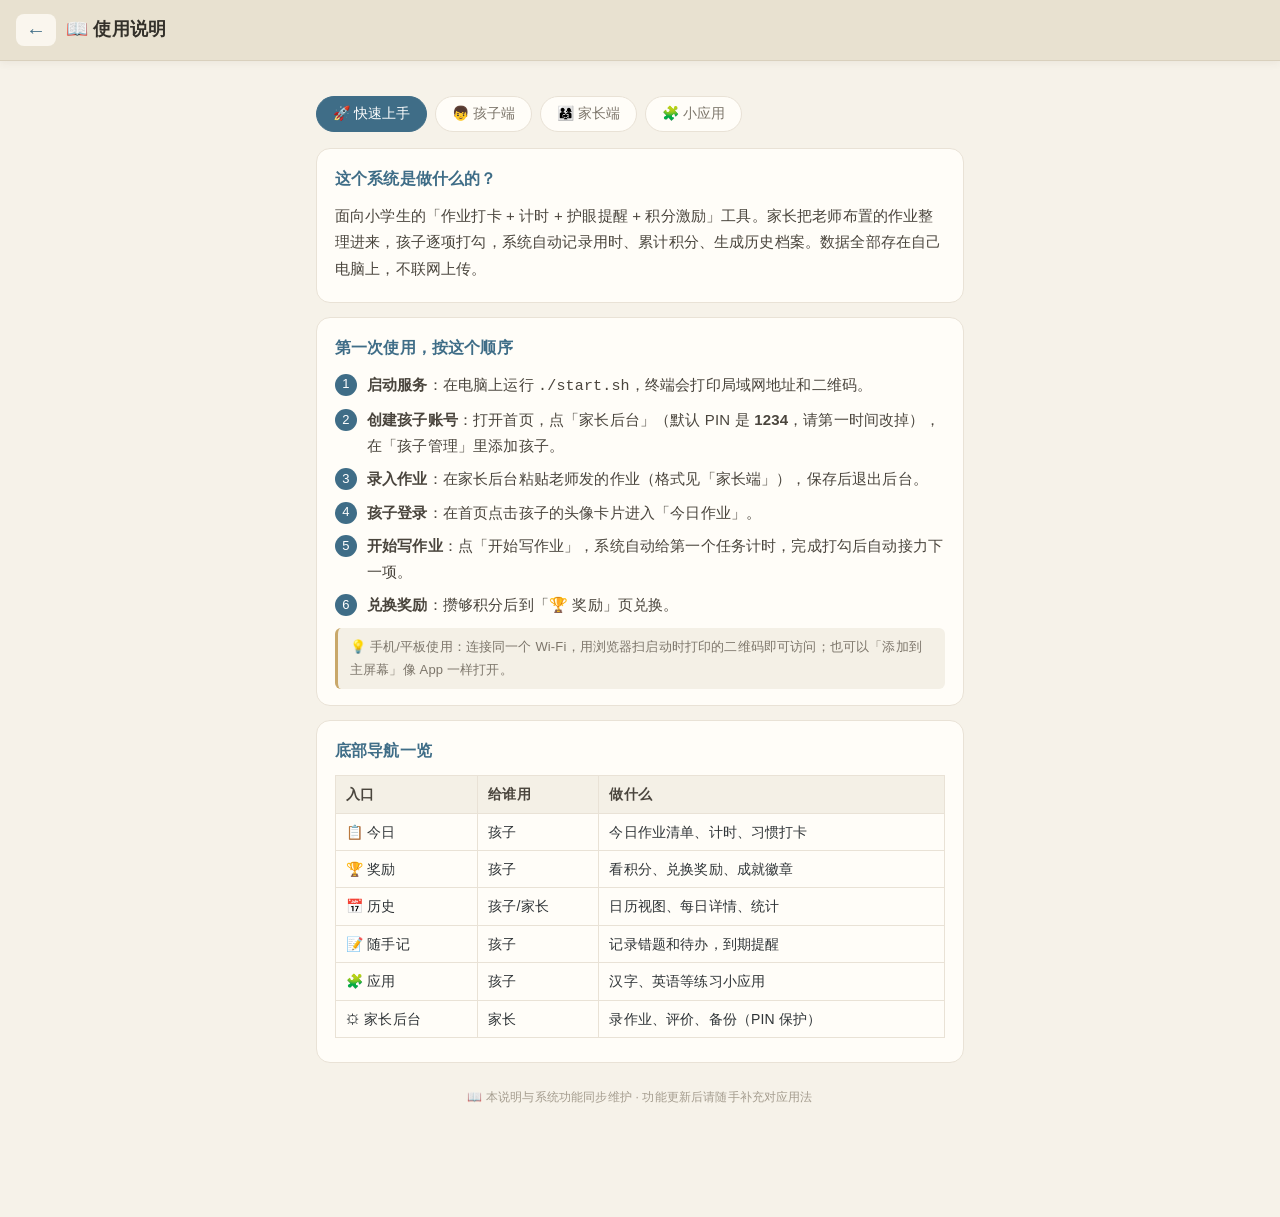
<file: templates/guide.html>
<!DOCTYPE html>
<html lang="zh-CN">
<head>
    <meta charset="UTF-8">
    <meta name="viewport" content="width=device-width, initial-scale=1.0">
    <title>使用说明</title>
    <link rel="manifest" href="/static/manifest.json">
    <meta name="theme-color" content="#4A7691">
    <link rel="icon" href="/static/icon.svg" type="image/svg+xml">
    <link rel="stylesheet" href="/static/css/style.css?v=20261113">
    <style>
        body { background: #f6f2e9; color: #2f3437; }
        .guide-wrap { max-width: 680px; margin: 0 auto; padding: 16px 16px 110px; padding-top: 80px; }
        .guide-top {
            position: fixed; top: 0; left: 0; right: 0; z-index: 100;
            background: #e8e1d0;
            color: #33302a; padding: 14px 16px;
            display: flex; align-items: center; gap: 10px;
            border-bottom: 1px solid #d9d0bd;
            box-shadow: 0 2px 8px rgba(90, 74, 56, 0.07);
        }
        .guide-top h1 { font-size: 18px; margin: 0; font-weight: 600; color: #33302a; }
        .guide-top .back {
            color: #3f6d87; text-decoration: none; font-size: 20px; line-height: 1;
            padding: 6px 10px; border-radius: 8px; background: #faf6ee;
        }
        .role-tabs {
            display: flex; gap: 8px; margin: 16px 0 14px;
            overflow-x: auto; white-space: nowrap; padding-bottom: 2px;
        }
        .role-tab {
            flex-shrink: 0; border: 1px solid #e9e2d6; background: #fffdf8; color: #7d766b;
            border-radius: 18px; padding: 8px 16px; font-size: 14px; cursor: pointer;
            transition: all .15s;
        }
        .role-tab.active { background: #3f6d87; border-color: #3f6d87; color: #fff; }
        .guide-section { display: none; }
        .guide-section.active { display: block; }
        .g-card {
            background: #fffdf8; border: 1px solid #e9e2d6; border-radius: 14px;
            padding: 16px 18px; margin-bottom: 14px;
        }
        .g-card h3 { margin: 0 0 10px; font-size: 16px; color: #3f6d87; }
        .g-card h4 { margin: 14px 0 6px; font-size: 14px; color: #2f3437; }
        .g-card p, .g-card li { font-size: 15px; line-height: 1.75; color: #4a453d; margin: 4px 0; }
        .g-card ul, .g-card ol { padding-left: 20px; margin: 6px 0; }
        .g-card .tip {
            background: #f4f0e6; border-left: 3px solid #c9a86a; border-radius: 6px;
            padding: 8px 12px; font-size: 13px; color: #7d766b; margin-top: 10px;
        }
        .g-step { display: flex; gap: 10px; align-items: flex-start; margin: 8px 0; }
        .g-step .no {
            flex-shrink: 0; width: 22px; height: 22px; border-radius: 50%;
            background: #3f6d87; color: #fff; font-size: 13px;
            display: flex; align-items: center; justify-content: center; margin-top: 2px;
        }
        .g-step .tx { font-size: 15px; line-height: 1.7; color: #4a453d; }
        .g-code {
            background: #f4f0e6; border-radius: 8px; padding: 10px 12px;
            font-size: 13px; line-height: 1.7; white-space: pre-wrap;
            font-family: ui-monospace, Menlo, monospace; color: #4a453d; margin: 8px 0;
        }
        .g-table { width: 100%; border-collapse: collapse; font-size: 14px; margin: 8px 0; }
        .g-table th, .g-table td { border: 1px solid #e9e2d6; padding: 7px 10px; text-align: left; line-height: 1.6; }
        .g-table th { background: #f4f0e6; color: #4a453d; font-weight: 600; }
        .g-footer { text-align: center; font-size: 12px; color: #a49c8e; padding: 10px 0 0; }
    </style>
</head>
<body>

<div class="guide-top">
    <a class="back" href="javascript:history.back()">←</a>
    <h1>📖 使用说明</h1>
</div>

<div class="guide-wrap">

    <div class="role-tabs" id="roleTabs">
        <button class="role-tab active" data-role="start">🚀 快速上手</button>
        <button class="role-tab" data-role="child">👦 孩子端</button>
        <button class="role-tab" data-role="parent">👨‍👩‍👧 家长端</button>
        <button class="role-tab" data-role="apps">🧩 小应用</button>
    </div>

    <!-- ============ 快速上手 ============ -->
    <div class="guide-section active" id="sec-start">
        <div class="g-card">
            <h3>这个系统是做什么的？</h3>
            <p>面向小学生的「作业打卡 + 计时 + 护眼提醒 + 积分激励」工具。家长把老师布置的作业整理进来，孩子逐项打勾，系统自动记录用时、累计积分、生成历史档案。数据全部存在自己电脑上，不联网上传。</p>
        </div>
        <div class="g-card">
            <h3>第一次使用，按这个顺序</h3>
            <div class="g-step"><div class="no">1</div><div class="tx"><strong>启动服务</strong>：在电脑上运行 <code>./start.sh</code>，终端会打印局域网地址和二维码。</div></div>
            <div class="g-step"><div class="no">2</div><div class="tx"><strong>创建孩子账号</strong>：打开首页，点「家长后台」（默认 PIN 是 <strong>1234</strong>，请第一时间改掉），在「孩子管理」里添加孩子。</div></div>
            <div class="g-step"><div class="no">3</div><div class="tx"><strong>录入作业</strong>：在家长后台粘贴老师发的作业（格式见「家长端」），保存后退出后台。</div></div>
            <div class="g-step"><div class="no">4</div><div class="tx"><strong>孩子登录</strong>：在首页点击孩子的头像卡片进入「今日作业」。</div></div>
            <div class="g-step"><div class="no">5</div><div class="tx"><strong>开始写作业</strong>：点「开始写作业」，系统自动给第一个任务计时，完成打勾后自动接力下一项。</div></div>
            <div class="g-step"><div class="no">6</div><div class="tx"><strong>兑换奖励</strong>：攒够积分后到「🏆 奖励」页兑换。</div></div>
            <div class="tip">💡 手机/平板使用：连接同一个 Wi-Fi，用浏览器扫启动时打印的二维码即可访问；也可以「添加到主屏幕」像 App 一样打开。</div>
        </div>
        <div class="g-card">
            <h3>底部导航一览</h3>
            <table class="g-table">
                <tr><th>入口</th><th>给谁用</th><th>做什么</th></tr>
                <tr><td>📋 今日</td><td>孩子</td><td>今日作业清单、计时、习惯打卡</td></tr>
                <tr><td>🏆 奖励</td><td>孩子</td><td>看积分、兑换奖励、成就徽章</td></tr>
                <tr><td>📅 历史</td><td>孩子/家长</td><td>日历视图、每日详情、统计</td></tr>
                <tr><td>📝 随手记</td><td>孩子</td><td>记录错题和待办，到期提醒</td></tr>
                <tr><td>🧩 应用</td><td>孩子</td><td>汉字、英语等练习小应用</td></tr>
                <tr><td>⚙ 家长后台</td><td>家长</td><td>录作业、评价、备份（PIN 保护）</td></tr>
            </table>
        </div>
    </div>

    <!-- ============ 孩子端 ============ -->
    <div class="guide-section" id="sec-child">
        <div class="g-card">
            <h3>📋 今日作业 — 怎么写作业</h3>
            <h4>1. 开始与计时</h4>
            <ul>
                <li>点「<strong>开始写作业</strong>」→ 弹出护眼须知 → 确认后开始计时。</li>
                <li>同一时间只有一个计时在走：开始写作业自动给第一个任务计时，完成打勾后<strong>自动接力</strong>下一个任务。</li>
                <li><strong>墙钟</strong>＝实际在写作业的时间（暂停时自动停）；<strong>暂停</strong>＝在场总 − 墙钟（没在写的时间：主动暂停、吃饭、切任务都归这里）；在场总 ＝ 墙钟 ＋ 暂停。</li>
                <li>点「暂停」时墙钟和当前任务一起停；全部必做完成后系统自动记录完成时刻。</li>
                <li>连续作业每满 20 分钟会弹窗提醒抬头远眺 20 秒。</li>
            </ul>
            <h4>2. 打勾与任务</h4>
            <ul>
                <li>任务分「必做」和「选做」，按科目分组；点圆圈打勾，做错了可以再点取消。</li>
                <li>任务带附件时可以直接看图、听音频、看视频或打开 PDF 编辑器写题。</li>
                <li>习惯任务（阅读、练字等每日固定项）在下方单独打卡，有独立倒计时；习惯计时时不允许开启任务计时。</li>
            </ul>
        </div>
        <div class="g-card">
            <h3>🏆 奖励 — 积分怎么来的、怎么花</h3>
            <ul>
                <li>当天必做全部完成 +30 分；家长评 ⭐⭐⭐ / ⭐⭐ 再加 20 / 10 分。</li>
                <li>完成选做题 +10，完成习惯 +5；连续打卡 7 天奖 50 分、30 天奖 200 分，达成当天自动到账。</li>
                <li>积分是<strong>实时结算</strong>的：每勾选一个任务，系统立刻更新当天分数，不需要家长手动结算；即使某天没开系统，下次启动也会自动补齐漏掉的日期。</li>
                <li>页面顶部大数字是<strong>当前可用积分</strong>（累计获得减去已兑换），下面小字能看到「累计多少、花掉多少」。</li>
                <li>积分够了就去「奖励兑换」选一个；兑换会<strong>立即扣分</strong>并生成一条红色消费记录，余额不足时无法兑换。</li>
                <li>积分记录分「获得」「消费」两个页签，每条都标了日期；每日结算可以展开看当天是哪几项加的分数。</li>
                <li>坚持打卡还能点亮成就徽章，凑齐一套很有成就感。</li>
            </ul>
        </div>
        <div class="g-card">
            <h3>📝 随手记 — 把事情记下来</h3>
            <ul>
                <li>记录错题、要带的东西、要背的内容，可以贴图片、音频、PDF。</li>
                <li>可以设置「哪天再看」，到期当天「今日作业」页顶部会弹出提醒。</li>
                <li>每条随手记可以选择类型标签，按孩子分开保存，互不打架。</li>
            </ul>
        </div>
        <div class="g-card">
            <h3>🧩 应用中心 — 学中玩</h3>
            <ul>
                <li>「字」：汉字随机认读 + 笔顺闯关，见「小应用」页签。</li>
                <li>「ABC」：英语单词练习，见「小应用」页签。</li>
                <li>小应用里的数据自动按当前登录的孩子分开保存。</li>
            </ul>
        </div>
    </div>

    <!-- ============ 家长端 ============ -->
    <div class="guide-section" id="sec-parent">
        <div class="g-card">
            <h3>进入家长后台</h3>
            <ul>
                <li>首页点「<strong>⚙ 家长后台</strong>」→ 输入 PIN 码。首次默认 <strong>1234</strong>，<span style="color:#c0392b;">请第一时间在「设置」里改掉</span>。</li>
                <li>后台按孩子切换（左上角选孩子），每个孩子的作业、评价、数据相互独立。</li>
            </ul>
        </div>
        <div class="g-card">
            <h3>布置作业的三种方式</h3>
            <h4>① 粘贴导入（推荐）</h4>
            <p>把老师发的作业交给 AI 整理成下面的格式，整段粘贴后点导入：</p>
            <div class="g-code">【日期】2026-10-14
【语文】
- [必做] 任务描述（附图：xxx / 附视频：xxx / 附音频：xxx / 附文件：xxx）
- [选做] 任务描述
【建议时长】30-40 分钟</div>
            <div class="tip">💡 后台里有现成的 AI 整理提示词，复制给豆包/ChatGPT 即可自动转成这个格式。</div>
            <h4>② 手动添加</h4>
            <p>适合临时补一两条作业：选科目、填描述、勾必做/选做。</p>
            <h4>③ 作业模板一键添加</h4>
            <p>阅读、练字这类每天一样的固定作业，做成模板后每天一键生成，不用重复录入。</p>
        </div>
        <div class="g-card">
            <h3>每天的闭环操作</h3>
            <ul>
                <li><strong>看完成情况</strong>：孩子打完勾后，在任务上打 ⭐ 评价（⭐⭐⭐ 最好），孩子能拿积分。</li>
                <li><strong>留言板</strong>：给孩子写一句话，第二天孩子打开「今日作业」就能看到 💌。</li>
                <li><strong>孩子管理</strong>：加孩子、改名字、换头像贴纸。</li>
                <li><strong>积分规则</strong>：各项奖励分值都可以改成自家的标准；「奖励兑换」里的奖品也在这里配置。</li>
                <li><strong>关闭服务</strong>：服务器是按需启停的，不用时可以在后台关闭，不会丢数据。</li>
            </ul>
        </div>
        <div class="g-card">
            <h3>备份与恢复（重要）</h3>
            <ul>
                <li>系统每天自动备份一份 JSON 到 <code>backups/</code>，保留最近 30 天。</li>
                <li>附件（图片、PDF 等）不在自动备份里，建议每隔一段时间在后台「<strong>导出完整备份</strong>」生成 zip（含数据库 + 附件）。超过 10 天没备份页面会弹提醒。</li>
                <li>「恢复」支持上传 zip 或 JSON；恢复前系统会自动先备份一次，可随时回滚。</li>
            </ul>
        </div>
    </div>

    <!-- ============ 小应用 ============ -->
    <div class="guide-section" id="sec-apps">
        <div class="g-card">
            <h3>字 — 汉字随机认读</h3>
            <h4>抽字练习</h4>
            <ul>
                <li>选择范围：三个来源取并集——①「日期添加的汉字」②「课本生字」（人教版册次 → 课文）③ <strong>「按汉字输入」</strong>（直接敲字挑字，跨章节也能一键凑齐）。</li>
                <li><strong>输入框两种用法</strong>：敲 1 个字回车 = 查字典（跳到该字卡片看读音 + 笔顺动画）；敲多个字回车 = 全部加入本轮练习池。</li>
                <li>抽到字后可以看拼音、笔顺动画演示、课本配套词语。</li>
            </ul>
            <h4>✍️ 笔顺闯关</h4>
            <ul>
                <li>点「笔顺闯关」进入手写模式：先<strong>跟写</strong>（带灰色轮廓提示），累计 3 次全对后自动升级为<strong>默写</strong>（无轮廓）。</li>
                <li>逐笔判定笔顺和方向，写错会抖动提示；同一笔错 3 次会显示影子笔迹帮忙。</li>
                <li>写错超过 3 次的字自动进<strong>错题本</strong>，按遗忘曲线安排复习；默写全对的字自动标记掌握。</li>
            </ul>
            <h4>导入课本字库</h4>
            <ul>
                <li>家长（或孩子）在应用内选择教材册次一键导入，自动按 2024 版写字表逐课打标签，并给每个字配上 1-2 个课本词语。</li>
                <li>重复导入同一册会先清掉旧课文标签再写入新标签，不会残留旧课名。</li>
            </ul>
        </div>
        <div class="g-card">
            <h3>ABC — 英语单词练习</h3>
            <ul>
                <li>外研版（一年级起点）词表，按 Module 勾选要练的模块。</li>
                <li>四种模式：看词选义、听音选词、拼写填空、字母排序；发音用系统语音朗读。</li>
                <li>答错的词自动收进顶部「<strong>📕 错题本</strong>」，按错误次数和时间排序，可以单独移出或只练错词；标记「已掌握」后不再打扰。</li>
            </ul>
        </div>
        <div class="g-card">
            <h3>小应用通用说明</h3>
            <ul>
                <li>数据按孩子隔离：谁登录就用谁的数据，多孩子切换不会串。</li>
                <li>所有操作即时同步到服务端，换一台设备打开进度照旧。</li>
                <li>两个应用的「清空错题本」都需要<strong>连续点 5 次</strong>确认，防止手滑清空。</li>
            </ul>
        </div>
    </div>

    <div class="g-footer">📖 本说明与系统功能同步维护 · 功能更新后请随手补充对应用法</div>

</div>

<script>
(function () {
    var tabs = document.querySelectorAll('#roleTabs .role-tab');
    var sections = document.querySelectorAll('.guide-section');
    tabs.forEach(function (tab) {
        tab.addEventListener('click', function () {
            tabs.forEach(function (t) { t.classList.remove('active'); });
            sections.forEach(function (s) { s.classList.remove('active'); });
            tab.classList.add('active');
            document.getElementById('sec-' + tab.dataset.role).classList.add('active');
            try { localStorage.setItem('guideTab', tab.dataset.role); } catch (e) {}
        });
    });
    // 恢复上次看的角色页签
    try {
        var last = localStorage.getItem('guideTab');
        if (last) {
            var btn = document.querySelector('#roleTabs .role-tab[data-role="' + last + '"]');
            if (btn) btn.click();
        }
    } catch (e) {}
})();
</script>

</body>
</html>
</file>
<file: static/css/style.css>
/* ========== 全局样式 ========== */
* {
    margin: 0;
    padding: 0;
    box-sizing: border-box;
    -webkit-tap-highlight-color: transparent;
}

body {
    font-family: -apple-system, BlinkMacSystemFont, "PingFang SC", "Microsoft YaHei", sans-serif;
    background: #f0f4f8;
    color: #333;
    line-height: 1.6;
    min-height: 100vh;
}

/* ========== 顶部导航 ========== */
.top-bar {
    position: fixed;
    top: 0; left: 0; right: 0;
    z-index: 300;
    background: #e8e1d0;
    color: #33302a;
    border-bottom: 1px solid #d9d0bd;
    padding: 16px 20px;
    display: flex;
    justify-content: space-between;
    align-items: center;
    box-shadow: 0 2px 8px rgba(90, 74, 56, 0.07);
}

.top-bar h1 {
    font-size: 20px;
    font-weight: 600;
    color: #33302a;
}

.top-bar .date-display {
    font-size: 14px;
    color: #6f695e;
}

.admin-entry {
    background: #faf6ee;
    border: none;
    color: #4f4a41;
    width: 36px;
    height: 36px;
    border-radius: 50%;
    font-size: 18px;
    cursor: pointer;
    transition: background .15s;
}

.admin-entry:hover {
    background: #fffdf8;
}

/* ========== 底部导航 ========== */
.bottom-nav {
    position: fixed;
    bottom: 0;
    left: 0;
    right: 0;
    background: #f2ecdf;
    display: flex;
    justify-content: space-around;
    padding: 8px 0 calc(8px + env(safe-area-inset-bottom));
    border-top: 1px solid #ddd3c0;
    box-shadow: 0 -2px 10px rgba(90, 74, 56, 0.06);
    z-index: 100;
}

.bottom-nav a {
    text-decoration: none;
    color: #6b6459;
    font-size: 12px;
    text-align: center;
    padding: 4px 12px;
    border-radius: 8px;
    transition: all 0.2s;
    position: relative;
}

.bottom-nav a.active {
    color: #3f6d87;
    background: #e2eaea;
}

.bottom-nav a .icon {
    font-size: 22px;
    display: block;
    margin-bottom: 2px;
}

/* ========== 主内容区 ========== */
.main-content {
    max-width: 600px;
    margin: 0 auto;
    padding: 20px 16px 100px;
    padding-top: 80px;  /* 给 fixed top-bar 让路 */
}

/* ========== 计时器卡片 ========== */
.timer-card {
    background: white;
    border-radius: 16px;
    padding: 24px;
    text-align: center;
    margin-bottom: 20px;
    box-shadow: 0 2px 12px rgba(0,0,0,0.06);
}

/* 悬浮常驻计时条（计时中滚动时常驻顶部，避开导航栏） */
.sticky-clock {
    position: fixed;
    top: 0;  /* 由 JS 根据 top-bar 高度动态设置 */
    left: 0;
    right: 0;
    z-index: 250;
    display: flex;
    justify-content: space-between;
    align-items: center;
    gap: 12px;
    padding: 8px 16px 8px;
    background: linear-gradient(135deg, #ff8a5c, #e76a3b);
    color: #fff;
    box-shadow: 0 2px 10px rgba(0,0,0,0.25);
    transition: top 0.2s;
}
.sticky-clock-info { display: flex; align-items: baseline; gap: 10px; min-width: 0; }
.sticky-clock-label { font-size: 13px; opacity: 0.9; }
.sticky-clock-time { font-size: 26px; font-weight: 700; font-variant-numeric: tabular-nums; letter-spacing: 1px; }
.sticky-clock-btn {
    background: rgba(255,255,255,0.22);
    color: #fff;
    border: 1px solid rgba(255,255,255,0.5);
    border-radius: 20px;
    padding: 7px 18px;
    font-size: 14px;
    cursor: pointer;
    white-space: nowrap;
}
.sticky-clock-btn:active { background: rgba(255,255,255,0.35); }

.timer-display {
    font-size: 48px;
    font-weight: 700;
    color: #4b7791;
    font-variant-numeric: tabular-nums;
    margin: 12px 0;
}

.timer-btn {
    background: linear-gradient(135deg, #4b7791, #3d6478);
    color: white;
    border: none;
    padding: 14px 48px;
    font-size: 18px;
    border-radius: 30px;
    cursor: pointer;
    font-weight: 600;
    transition: transform 0.1s;
}

.timer-btn:active {
    transform: scale(0.98);
}

.timer-btn.pause {
    background: linear-gradient(135deg, #f5a623, #e09612);
}

.timer-btn.stop {
    background: linear-gradient(135deg, #e74c3c, #c0392b);
}

.timer-status {
    font-size: 14px;
    color: #999;
    margin-top: 8px;
}

/* ========== 护眼小贴士弹窗 ========== */
.eye-care-modal {
    display: none;
    position: fixed;
    top: 0; left: 0; right: 0; bottom: 0;
    background: rgba(0,0,0,0.5);
    z-index: 1000;
    justify-content: center;
    align-items: center;
    padding: 20px;
}

.eye-care-modal.show {
    display: flex;
}

.eye-care-content {
    background: white;
    border-radius: 20px;
    padding: 30px;
    max-width: 400px;
    width: 100%;
    text-align: center;
}

.eye-care-content h2 {
    color: #4b7791;
    margin-bottom: 16px;
    font-size: 20px;
}

.eye-care-content ul {
    text-align: left;
    margin: 16px 0;
    padding-left: 20px;
}

.eye-care-content li {
    margin-bottom: 8px;
    font-size: 15px;
}

/* ========== 科目分组 ========== */
.subject-group {
    margin-bottom: 20px;
}

.subject-title {
    font-size: 18px;
    font-weight: 600;
    color: #333;
    margin-bottom: 12px;
    padding-left: 4px;
    display: flex;
    align-items: center;
    gap: 8px;
}

.subject-title .badge {
    font-size: 12px;
    background: #e3eaea;
    color: #3f6d87;
    padding: 2px 8px;
    border-radius: 10px;
    font-weight: normal;
}

/* ========== 任务卡片 ========== */
.task-card {
    background: white;
    border-radius: 12px;
    padding: 16px;
    margin-bottom: 10px;
    box-shadow: 0 1px 6px rgba(0,0,0,0.04);
    display: flex;
    align-items: flex-start;
    gap: 12px;
    transition: all 0.2s;
}

.task-card.done {
    opacity: 0.6;
}

.task-card.optional {
    background: #fff8e1;
    border-left: 3px solid #ffb74d;
}

.task-checkbox {
    width: 28px;
    height: 28px;
    border: 2px solid #ccc;
    border-radius: 50%;
    cursor: pointer;
    flex-shrink: 0;
    display: flex;
    align-items: center;
    justify-content: center;
    font-size: 16px;
    color: white;
    transition: all 0.2s;
    margin-top: 2px;
}

.task-checkbox.checked {
    background: #4b7791;
    border-color: #4b7791;
}

.task-checkbox.checked::after {
    content: '✓';
}

.task-desc {
    flex: 1;
    font-size: 15px;
    line-height: 1.5;
}

.task-card.done .task-desc {
    text-decoration: line-through;
    color: #999;
}

/* ========== 附件展示 ========== */
.attachments {
    margin-top: 8px;
}
.att-title {
    font-size: 13px;
    font-weight: 600;
    color: #555;
    margin-bottom: 6px;
}
.att-summary { font-weight: 400; color: #888; font-size: 12px; }
.att-chips {
    display: flex;
    flex-wrap: wrap;
    gap: 8px;
}

.att-chip {
    display: inline-flex;
    align-items: center;
    gap: 4px;
    padding: 4px 10px;
    border-radius: 6px;
    font-size: 12px;
    cursor: pointer;
}

.att-chip.image { background: #e8f5e9; color: #2e7d32; }
.att-chip.video { background: #fff3e0; color: #e65100; }
.att-chip.audio { background: #fce4ec; color: #c62828; }
.att-chip.pdf { background: #e3f2fd; color: #1565c0; }

.timer-legend summary { list-style: none; }
.timer-legend summary::-webkit-details-marker { display: none; }
.timer-legend[open] { padding:8px 10px; background:#f7f9fc; border-radius:8px; }

/* 附件预览弹窗 */
.att-modal {
    display: none;
    position: fixed;
    top: 0; left: 0; right: 0; bottom: 0;
    background: rgba(0,0,0,0.85);
    z-index: 2000;
    justify-content: center;
    align-items: center;
    padding: 20px;
}

.att-modal.show {
    display: flex;
}

.att-modal-content {
    width: 95vw;
    max-width: 95vw;
    max-height: 90vh;
    text-align: center;
    overflow: auto;
    background: white;
    border-radius: 12px;
    padding: 10px;
    scrollbar-width: auto;
    scrollbar-color: #888 #f1f1f1;
}

/* 自定义滚动条 - 强制显示 */
.att-modal-content::-webkit-scrollbar {
    width: 16px;
    height: 16px;
    -webkit-appearance: none;
}
.att-modal-content::-webkit-scrollbar-track {
    background: #f1f1f1;
    border-radius: 8px;
}
.att-modal-content::-webkit-scrollbar-thumb {
    background: #888;
    border-radius: 8px;
    border: 3px solid #f1f1f1;
    min-height: 40px;
    min-width: 40px;
}
.att-modal-content::-webkit-scrollbar-thumb:hover {
    background: #666;
}
.att-modal-content::-webkit-scrollbar-corner {
    background: #f1f1f1;
}

.att-modal-content img {
    max-width: 100%;
    max-height: 85vh;
    border-radius: 8px;
}

.att-modal-content video,
.att-modal-content audio {
    max-width: 100%;
}

.att-close {
    position: absolute;
    top: 20px;
    right: 20px;
    color: white;
    font-size: 32px;
    cursor: pointer;
    background: none;
    border: none;
}

/* ========== 习惯任务 ========== */
.habit-section {
    background: white;
    border-radius: 16px;
    padding: 20px;
    margin-bottom: 20px;
    box-shadow: 0 2px 12px rgba(0,0,0,0.06);
}

.habit-section h3 {
    font-size: 16px;
    color: #333;
    margin-bottom: 12px;
}

.habit-item {
    display: flex;
    align-items: center;
    justify-content: space-between;
    padding: 12px 0;
    border-bottom: 1px solid #f0f0f0;
}

.habit-item:last-child {
    border-bottom: none;
}

.habit-info {
    display: flex;
    align-items: center;
    gap: 10px;
}

.habit-name {
    font-size: 15px;
}

.habit-time {
    font-size: 12px;
    color: #999;
}

.habit-check {
    width: 24px;
    height: 24px;
    border: 2px solid #ccc;
    border-radius: 50%;
    cursor: pointer;
}

.habit-check.checked {
    background: #4caf50;
    border-color: #4caf50;
    position: relative;
}

.habit-check.checked::after {
    content: '✓';
    color: white;
    position: absolute;
    top: 50%;
    left: 50%;
    transform: translate(-50%, -50%);
    font-size: 14px;
}

/* ========== 完成庆祝 ========== */
.celebrate-modal {
    display: none;
    position: fixed;
    top: 0; left: 0; right: 0; bottom: 0;
    background: rgba(0,0,0,0.7);
    z-index: 3000;
    justify-content: center;
    align-items: center;
}

.celebrate-modal.show {
    display: flex;
}

.celebrate-content {
    background: white;
    border-radius: 20px;
    padding: 40px;
    text-align: center;
    max-width: 350px;
}

.celebrate-content .emoji {
    font-size: 60px;
    margin-bottom: 16px;
}

.celebrate-content h2 {
    color: #4b7791;
    margin-bottom: 12px;
}

.celebrate-content .time-used {
    font-size: 24px;
    font-weight: 700;
    color: #f5a623;
    margin: 12px 0;
}

/* ========== 家长后台 ========== */
.admin-section {
    background: white;
    border-radius: 12px;
    padding: 20px;
    margin-bottom: 16px;
    box-shadow: 0 1px 6px rgba(0,0,0,0.04);
}

.admin-section h3 {
    font-size: 16px;
    margin-bottom: 12px;
    color: #333;
}

.admin-section textarea {
    width: 100%;
    min-height: 120px;
    border: 1px solid #ddd;
    border-radius: 8px;
    padding: 12px;
    font-size: 14px;
    font-family: inherit;
    resize: vertical;
}

.admin-section input[type="text"],
.admin-section input[type="number"],
.admin-section input[type="password"] {
    width: 100%;
    padding: 10px 12px;
    border: 1px solid #ddd;
    border-radius: 8px;
    font-size: 14px;
}

.btn-primary {
    background: #4b7791;
    color: white;
    border: none;
    padding: 10px 24px;
    border-radius: 8px;
    font-size: 14px;
    cursor: pointer;
    margin-top: 10px;
}

.btn-secondary {
    background: #f0f0f0;
    color: #666;
    border: none;
    padding: 10px 24px;
    border-radius: 8px;
    font-size: 14px;
    cursor: pointer;
    margin-top: 10px;
    margin-left: 8px;
}

/* 星级评价 */
.star-rating {
    font-size: 32px;
    cursor: pointer;
}

.star-rating .star {
    color: #ddd;
    transition: color 0.2s;
}

.star-rating .star.active {
    color: #f5a623;
}

/* ========== 历史日历 ========== */
.calendar-grid {
    display: grid;
    grid-template-columns: repeat(7, 1fr);
    gap: 6px;
    margin: 16px 0;
}

.calendar-header {
    text-align: center;
    font-size: 12px;
    color: #999;
    padding: 4px 0;
}

.cal-day {
    aspect-ratio: 1;
    border-radius: 8px;
    display: flex;
    flex-direction: column;
    align-items: center;
    justify-content: center;
    font-size: 14px;
    cursor: pointer;
    background: white;
    border: none;
    position: relative;
}

.cal-day.empty {
    background: transparent;
    cursor: default;
}

/* 状态色改为低饱和，避免刺眼，同时保证格内三行文字都清晰可读 */
.cal-day.status-complete { background: #437a52; color: #fff; }
.cal-day.status-partial { background: #e0b354; color: #3d2f00; }
.cal-day.status-pending { background: #f5f2ea; color: #6b6459; }
.cal-day.status-empty { background: #faf7f0; color: #b3aa9c; }

.cal-day .count {
    font-size: 10px;
    opacity: 0.95;
}

.cal-day .cal-time {
    font-size: 10px;
    font-weight: 600;
    letter-spacing: 0.2px;
    opacity: 0.95;
}

/* 用时文字按底色区分，避免在彩色背景中被淹没 */
.cal-day.status-complete .cal-time { color: #fff; }
.cal-day.status-partial .cal-time { color: #3d2f00; }
.cal-day.status-pending .cal-time,
.cal-day.status-empty .cal-time { color: #6b6459; }

.cal-nav {
    display: flex;
    justify-content: space-between;
    align-items: center;
    margin-bottom: 12px;
}

.cal-nav button {
    background: white;
    border: 1px solid #ddd;
    padding: 6px 16px;
    border-radius: 8px;
    cursor: pointer;
}

/* ========== 积分奖励 ========== */
.points-big {
    text-align: center;
    padding: 30px;
    background: white;
    border-radius: 16px;
    margin-bottom: 20px;
    box-shadow: 0 2px 12px rgba(0,0,0,0.06);
}

.points-big .number {
    font-size: 56px;
    font-weight: 700;
    color: #f5a623;
}

.reward-item {
    background: white;
    border-radius: 12px;
    padding: 16px;
    margin-bottom: 10px;
    display: flex;
    justify-content: space-between;
    align-items: center;
    box-shadow: 0 1px 6px rgba(0,0,0,0.04);
}

.reward-item .name {
    font-size: 15px;
}

.reward-item .cost {
    color: #f5a623;
    font-weight: 600;
}

.reward-item button {
    background: #4b7791;
    color: white;
    border: none;
    padding: 8px 16px;
    border-radius: 6px;
    cursor: pointer;
    font-size: 13px;
}

.reward-item button:disabled {
    background: #ccc;
    cursor: not-allowed;
}

/* ========== 响应式 ========== */
@media (min-width: 768px) {
    .main-content {
        max-width: 700px;
    }
}

/* ========== 护眼模式 ========== */
body.eye-care-mode {
    filter: sepia(0.12) saturate(0.95);
    background: #fff8e7;
}
body.eye-care-mode .timer-card,
body.eye-care-mode .admin-section,
body.eye-care-mode .task-card {
    background: #fffbf0 !important;
}
body.eye-care-mode .top-bar {
    background: #f0e6cd !important;
    color: #453e31 !important;
    border-bottom-color: #ded0ae !important;
}

/* ============ 深色模式 ============ */
body.dark-mode {
    background: #1a1d23 !important;
    color: #e6e8eb !important;
}
body.dark-mode .top-bar,
body.dark-mode .header {
    background: linear-gradient(135deg, #2b313b, #22262d) !important;
    color: #e6e8eb !important;
}
body.dark-mode .timer-card,
body.dark-mode .admin-section,
body.dark-mode .task-card,
body.dark-mode .subject-group,
body.dark-mode .reward-card,
body.dark-mode .stat-card,
body.dark-mode .modal-content,
body.dark-mode .habit-card,
body.dark-mode .habit-section,
body.dark-mode .habit-item,
body.dark-mode .note-box {
    background: #2a2f38 !important;
    color: #e6e8eb !important;
    border-color: #3a4049 !important;
}
body.dark-mode .habit-name { color: #e6e8eb !important; }
body.dark-mode .habit-time { color: #9aa0a8 !important; }
body.dark-mode .task-card.done {
    background: #23272e !important;
}
body.dark-mode .subject-title,
body.dark-mode h3,
body.dark-mode .section-title {
    color: #cfd4da !important;
}
body.dark-mode .task-desc,
body.dark-mode p,
body.dark-mode label,
body.dark-mode div {
    color: #d6d9dd !important;
}
body.dark-mode .bottom-nav {
    background: #22262d !important;
    border-top: 1px solid #3a4049 !important;
}
body.dark-mode .bottom-nav a { color: #9aa0a8 !important; }
body.dark-mode .bottom-nav a.active { color: #7db4f0 !important; }
body.dark-mode input,
body.dark-mode textarea,
body.dark-mode select {
    background: #333842 !important;
    color: #e6e8eb !important;
    border-color: #454c58 !important;
}
body.dark-mode .att-chip { filter: brightness(0.92); }
body.dark-mode .cal-day.status-pending,
body.dark-mode .cal-day.status-empty { background: #2a2f38 !important; color: #8a9098 !important; }
body.dark-mode .footer,
body.dark-mode .muted,
body.dark-mode small { color: #9aa0a8 !important; }

/* PDF画布触摸处理 */
#drawCanvas {
    touch-action: none;
}

/* PDF工具栏按钮 */
.pdf-nav-btn {
    background: #f0f0f0;
    border: none;
    padding: 6px 12px;
    border-radius: 6px;
    cursor: pointer;
}

/* ========== 加到主屏幕引导条 ========== */
.home-prompt {
    position: fixed;
    left: 12px;
    right: 12px;
    bottom: 68px;
    z-index: 1500;
    display: flex;
    align-items: center;
    gap: 10px;
    background: #e8f1fb;
    color: #2d6fb8;
    border: 1px solid #cfe0f5;
    border-radius: 12px;
    padding: 10px 12px;
    font-size: 13px;
    box-shadow: 0 4px 16px rgba(0,0,0,0.12);
}
.home-prompt-close {
    margin-left: auto;
    background: none;
    border: none;
    color: #2d6fb8;
    font-size: 16px;
    cursor: pointer;
    padding: 4px 8px;
}
.pdf-tool-btn {
    background: #f0f0f0;
    border: 2px solid transparent;
    padding: 6px 12px;
    border-radius: 6px;
    cursor: pointer;
    font-size: 13px;
    color: #555;
    transition: all .15s;
}
.pdf-tool-btn.active {
    background: #4b7791;
    color: white;
    border-color: #2d6fb8;
    box-shadow: 0 2px 6px rgba(74,144,217,.4);
}
.pdf-tool-btn:hover:not(.active) {
    background: #e0e0e0;
}

/* ========== 全局移动端兜底（防溢出/基础字号） ========== */
html, body {
    max-width: 100%;
    /* overflow-x 不再 hidden，否则横滑容器（如类型条）被截断 */
}
img, video, canvas {
    max-width: 100%;
}
/* 防 iOS 聚焦输入框自动放大 */
input, textarea, select {
    font-size: 16px;
}

/* ========== 小屏手机增强（≤640px） ========== */
@media (max-width: 640px) {
    .main-content {
        padding: 14px 12px 96px;
        padding-top: calc(72px + env(safe-area-inset-top));
    }
    .top-bar {
        padding: calc(12px + env(safe-area-inset-top)) 14px 12px;
    }
    .top-bar h1 {
        font-size: 18px;
    }
    .top-bar {
        flex-wrap: wrap;
        gap: 8px;
    }
    .top-bar .admin-entry {
        width: 38px;
        height: 38px;
        font-size: 17px;
    }
    .top-bar .date-display {
        font-size: 12px;
    }
    .timer-card {
        padding: 18px 14px;
    }
    .timer-display {
        font-size: 40px;
        margin: 10px 0;
    }
    .timer-btn {
        width: 100%;
        padding: 14px 0;
        font-size: 17px;
        min-height: 48px;
    }
    .task-card {
        padding: 14px;
        gap: 10px;
    }
    .task-checkbox {
        width: 26px;
        height: 26px;
    }
    .task-desc {
        font-size: 15px;
    }
    .habit-section, .admin-section {
        padding: 16px;
    }
    .habit-item {
        flex-wrap: wrap;
        gap: 8px;
    }
    .points-big {
        padding: 22px 16px;
    }
    .points-big .number {
        font-size: 44px;
    }
    .reward-item {
        flex-wrap: wrap;
        gap: 8px;
    }
    .calendar-grid {
        gap: 4px;
    }
    .cal-day {
        font-size: 13px;
    }
    /* 可点按钮统一够大 */
    button, .bottom-nav a, .att-chip {
        min-height: 44px;
        display: inline-flex;
        align-items: center;
    }
    .bottom-nav a {
        flex: 1;
        justify-content: center;
        padding: 6px 0;
    }
    /* 后台 Tab 横向滑动，不换行 */
    .tab-bar {
        white-space: nowrap;
    }
    .tab-bar .tab-btn {
        flex-shrink: 0;
    }
    /* 后台内联双栏网格在手机强制单列 */
    [style*="grid-template-columns:1fr 1fr"],
    [style*="grid-template-columns: 1fr 1fr"] {
        grid-template-columns: 1fr !important;
    }
    /* 后台表单行允许换行，输入框可伸缩 */
    .admin-section [style*="display:flex"] {
        flex-wrap: wrap;
    }
    .admin-section [style*="display:flex"] > input,
    .admin-section [style*="display:flex"] > select {
        flex: 1;
        min-width: 0;
        max-width: 100%;
    }
}

/* 平板及以上（≥768px）放宽 */
@media (min-width: 768px) {
    .main-content {
        max-width: 720px;
    }
}

/* ============ 随手记样式 ============ */
.chip-btn {
    display: inline-flex;
    align-items: center;
    justify-content: center;
    width: 34px;
    height: 34px;
    border-radius: 50%;
    border: none;
    background: #f0f0f0;
    font-size: 16px;
    cursor: pointer;
    color: #555;
}
.chip-btn:hover { background: #e0e0e0; }

/* 类型筛选条 */
.note-type-bar {
    display: flex;
    gap: 6px;
    overflow-x: auto;
    padding: 6px 4px 12px 4px;
    margin-bottom: 10px;
    -webkit-overflow-scrolling: touch;  /* iOS 顺滑滚动 */
    scroll-snap-type: x mandatory;
    position: relative;
}
/* 细半透明滚动条（提示用户可以滚） */
.note-type-bar::-webkit-scrollbar {
    height: 4px;
}
.note-type-bar::-webkit-scrollbar-track {
    background: transparent;
}
.note-type-bar::-webkit-scrollbar-thumb {
    background: rgba(0, 0, 0, 0.15);
    border-radius: 4px;
}
.note-type-bar::-webkit-scrollbar-thumb:hover {
    background: rgba(0, 0, 0, 0.3);
}
.note-type-bar {
    scrollbar-width: thin;
    scrollbar-color: rgba(0,0,0,0.15) transparent;
}
.note-type-chip {
    flex-shrink: 0;
    padding: 6px 12px;
    border: 1.5px solid #ccc;
    background: white;
    border-radius: 18px;
    font-size: 13px;
    cursor: pointer;
    color: #333;
    white-space: nowrap;
    transition: all 0.15s;
    scroll-snap-align: start;
}
.note-type-chip .count {
    opacity: 0.6;
    font-size: 11px;
    margin-left: 2px;
}
.note-type-chip.active { color: white; font-weight: 600; }
.note-type-chip.manage { border-style: dashed; border-color: #bbb; background: #fafafa; }

/* 搜索筛选行 */
.note-filter-row {
    display: flex;
    gap: 8px;
    margin-bottom: 12px;
}
.note-filter-row input,
.note-filter-row select {
    padding: 8px 10px;
    border: 1px solid #e0e0e0;
    border-radius: 8px;
    font-size: 14px;
    background: white;
}
.note-filter-row input { flex: 1; min-width: 0; }
.note-filter-row select { flex-shrink: 0; }

/* 新建记录 */
.note-new-card {
    background: white;
    border-radius: 10px;
    padding: 14px;
    margin-bottom: 14px;
    box-shadow: 0 1px 3px rgba(0,0,0,0.06);
}
.note-new-card textarea {
    width: 100%;
    min-height: 80px;
    padding: 10px;
    border: 1px solid #e0e0e0;
    border-radius: 8px;
    font-size: 15px;
    resize: vertical;
    box-sizing: border-box;
}

/* 到期横幅 */
.notes-due-banner {
    background: #fff3e0;
    border-left: 4px solid #ff9800;
    padding: 10px 14px;
    border-radius: 6px;
    margin-bottom: 12px;
    font-size: 14px;
    color: #bf360c;
}

/* 记录流 */
.notes-list { display: flex; flex-direction: column; gap: 12px; }

.note-card {
    background: white;
    border-radius: 10px;
    padding: 14px;
    box-shadow: 0 1px 3px rgba(0,0,0,0.06);
    border-left: 4px solid var(--type-color, #999);
}
.note-card.pinned-flag { border-left-width: 6px; }

.note-card-header {
    display: flex;
    align-items: center;
    justify-content: space-between;
    margin-bottom: 8px;
    gap: 8px;
}
.note-type-badge {
    display: inline-flex;
    align-items: center;
    padding: 2px 10px;
    border-radius: 12px;
    font-size: 12px;
    color: white;
    font-weight: 500;
}
.note-meta {
    font-size: 12px;
    color: #999;
    white-space: nowrap;
}
.note-content {
    font-size: 15px;
    line-height: 1.6;
    color: #222;
    margin-bottom: 10px;
    white-space: pre-wrap;
    word-break: break-word;
}
.note-attachments {
    display: flex;
    flex-wrap: wrap;
    gap: 8px;
    margin-bottom: 10px;
}
.note-thumb {
    width: 80px;
    height: 80px;
    object-fit: cover;
    border-radius: 6px;
    cursor: pointer;
    transition: transform 0.15s;
}
.note-thumb:hover { transform: scale(1.05); }
.note-audio {
    max-width: 240px;
    height: 36px;
}

.note-card-footer {
    display: flex;
    align-items: center;
    gap: 8px;
    flex-wrap: wrap;
    border-top: 1px solid #f2f2f2;
    padding-top: 8px;
}
.note-badge {
    font-size: 11px;
    padding: 2px 8px;
    border-radius: 10px;
}
.note-badge.pinned { background: #fff3cd; color: #856404; }
.note-badge.remind { background: #e3f2fd; color: #1565c0; }
.note-badge.overdue { background: #ffebee; color: #c62828; }

.note-act {
    margin-left: auto;
    background: none;
    border: none;
    color: #4b7791;
    font-size: 13px;
    cursor: pointer;
    padding: 2px 6px;
}
.note-act:hover { text-decoration: underline; }
.note-act.danger { color: #e74c3c; margin-left: 4px; }

.notes-empty {
    text-align: center;
    padding: 60px 20px;
    color: #999;
}

/* 暗色模式 */
body.dark-mode .note-type-chip { background: #2a2e36; color: #e6e6e6; border-color: #3a4049; }
body.dark-mode .note-type-chip.manage { background: #2a2e36; border-color: #4a515c; }
body.dark-mode .note-filter-row input,
body.dark-mode .note-filter-row select,
body.dark-mode .note-new-card textarea,
body.dark-mode .note-new-card select,
body.dark-mode .note-new-card input,
body.dark-mode .note-new-card .chip-btn,
body.dark-mode .note-new-card .chip-btn[style] {
    background: #2a2e36 !important;
    color: #e6e6e6 !important;
    border-color: #3a4049 !important;
}
body.dark-mode .note-new-card textarea::placeholder { color: #666; }
body.dark-mode .note-new-card { background: #2a2e36; }
body.dark-mode .note-card { background: #2a2e36; }
body.dark-mode .note-content { color: #e6e6e6; }
body.dark-mode .note-card-footer { border-top-color: #3a4049; }
body.dark-mode .chip-btn { background: #3a4049; color: #e6e6e6; }
body.dark-mode .chip-btn:hover { background: #4a515c; }
body.dark-mode .notes-due-banner { background: #3a3125; border-left-color: #ff9800; color: #ffb74d; }
body.dark-mode .notes-empty { color: #666; }

/* Emoji picker */
.emoji-picker { margin-bottom: 8px; }
.emoji-pick-btn {
    width: 32px; height: 32px; border: none; background: transparent;
    border-radius: 4px; cursor: pointer; font-size: 18px;
}
.emoji-pick-btn:hover { background: #efe8d9; }

/* ========== 轻提示 Toast ========== */
.toast-box {
    position: fixed;
    top: 70px;
    left: 50%;
    transform: translateX(-50%);
    z-index: 3000;
    display: flex;
    flex-direction: column;
    align-items: center;
    gap: 8px;
    pointer-events: none;
    width: max-content;
    max-width: 90vw;
}
.toast-item {
    background: rgba(40, 40, 40, 0.92);
    color: #fff;
    padding: 10px 18px;
    border-radius: 20px;
    font-size: 14px;
    box-shadow: 0 4px 12px rgba(0, 0, 0, 0.2);
    animation: toastIn 0.25s ease;
    max-width: 86vw;
    word-break: break-all;
}
.toast-item.hide {
    opacity: 0;
    transition: opacity 0.3s;
}
@keyframes toastIn {
    from { opacity: 0; transform: translateY(-8px); }
    to { opacity: 1; transform: none; }
}
body.dark-mode .toast-item {
    background: rgba(70, 70, 70, 0.95);
}

/* ========== 护眼阅读优化 ========== */
/* 暖米白底 + 暖灰字，降低纯白反光和蓝光刺激，正文放大到 16px */
body {
    background: #f6f2e9;
    color: #32302c;
    font-size: 16px;
    line-height: 1.75;
    letter-spacing: .01em;
    -webkit-font-smoothing: antialiased;
}
.top-bar {
    background: #e8e1d0;
    color: #33302a;
    border-bottom: 1px solid #d9d0bd;
    box-shadow: 0 2px 8px rgba(90, 74, 56, .07);
}
.bottom-nav {
    background: #f2ecdf;
    border-top: 1px solid #ddd3c0;
    box-shadow: 0 -2px 10px rgba(90, 74, 56, .06);
}
.bottom-nav a { color: #6b6459; }
.bottom-nav a.active { color: #3f6d87; background: #e2eaea; }

/* 卡片统一暖白，避免大面积纯白 */
.timer-card,
.task-card,
.habit-section,
.admin-section,
.points-big,
.reward-item,
.note-card,
.note-new-card,
.note-type-chip,
.cal-nav button,
.modal-content,
.eye-care-content,
.celebrate-content,
.att-modal-content,
.subject-group,
.habit-card,
.habit-item,
.note-box,
.stat-card {
    background: #fffdf8;
    border-color: #e7e0d4;
}
.timer-card,
.habit-section,
.admin-section,
.points-big,
.task-card,
.reward-item {
    box-shadow: 0 2px 14px rgba(90, 74, 56, .07);
}

/* 次要文字改为暖灰，仍然保持清晰对比 */
.muted,
.date-display,
.task-desc,
.habit-time,
.login-subtitle,
.child-today {
    color: #7d766b;
}

input,
textarea,
select {
    background: #fffdf8;
    border-color: #e2dacd;
    color: #32302c;
    font-size: 15px;
}
input:focus,
textarea:focus,
select:focus {
    border-color: #9fb8c6;
    box-shadow: 0 0 0 3px rgba(74, 118, 145, .12);
}

button { font-family: inherit; }

@media (prefers-reduced-motion: reduce) {
    * { animation-duration: .01ms !important; transition-duration: .01ms !important; }
}
</file>
